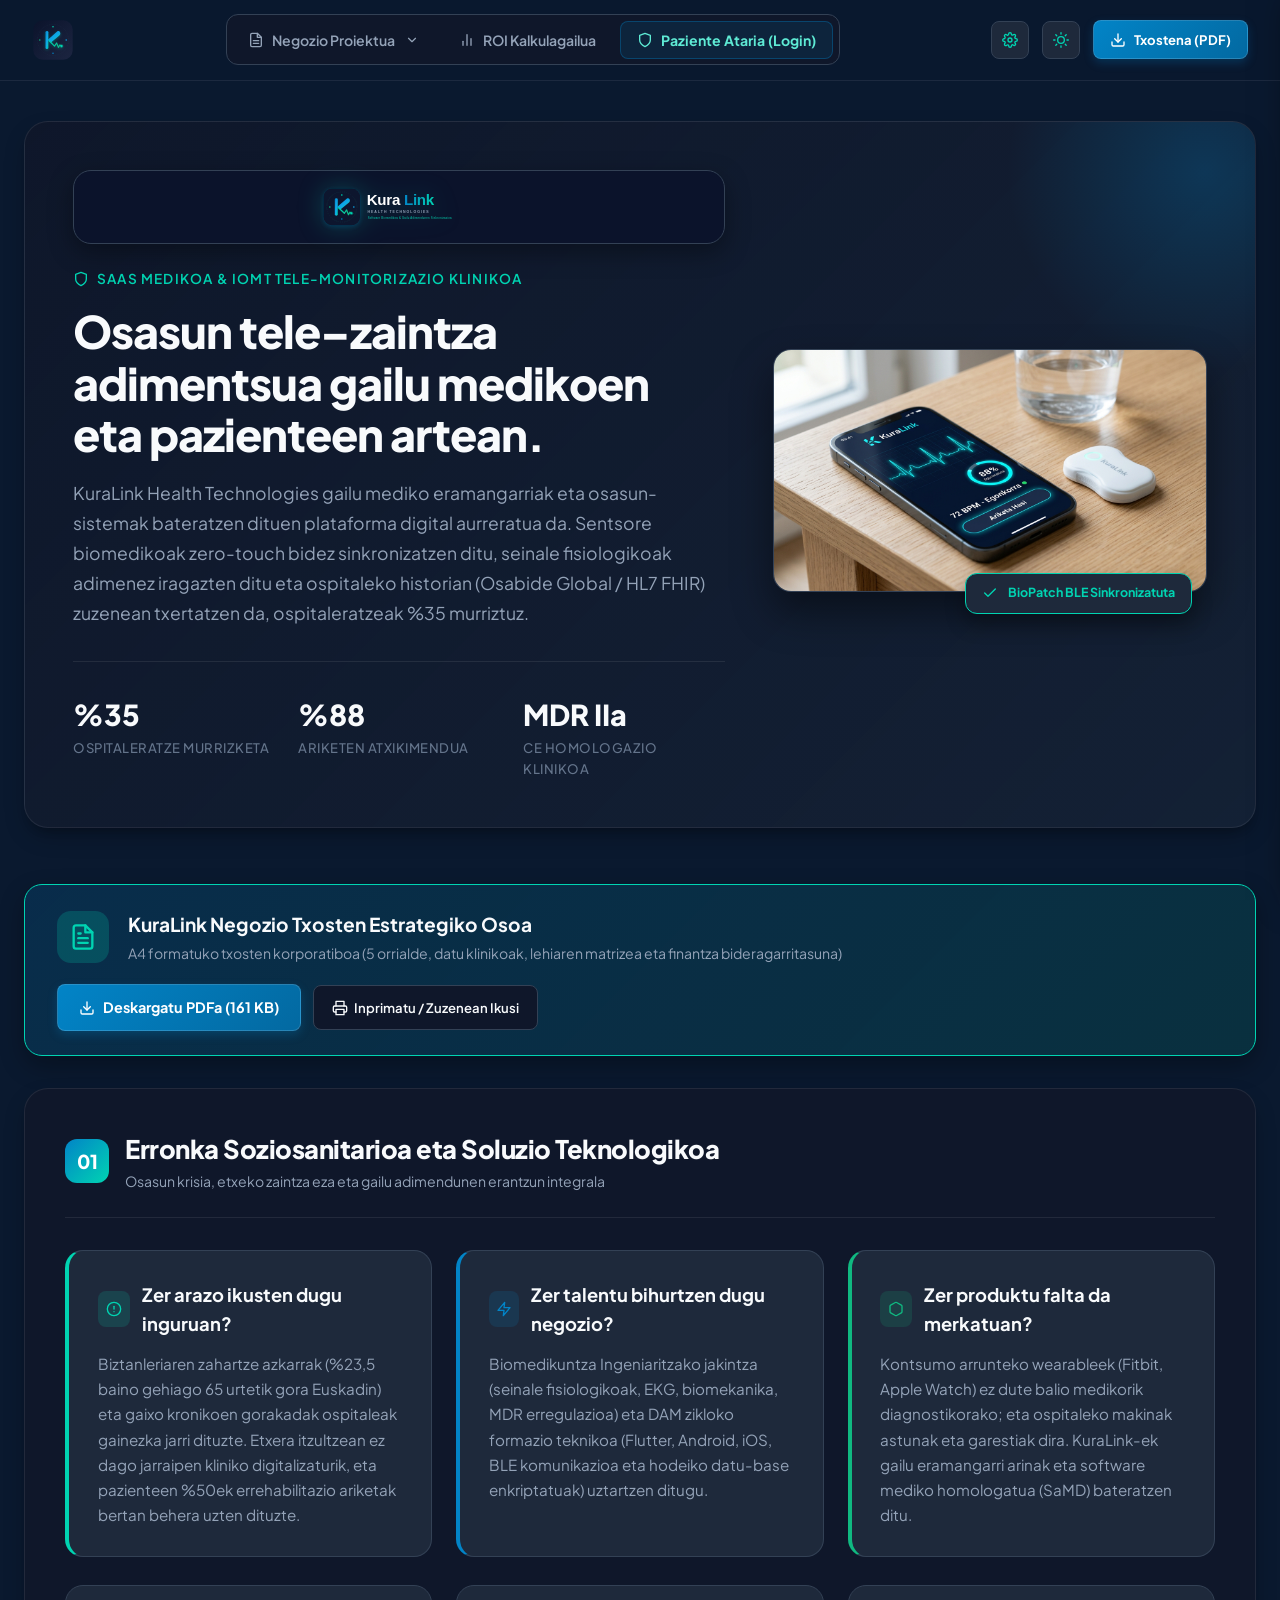
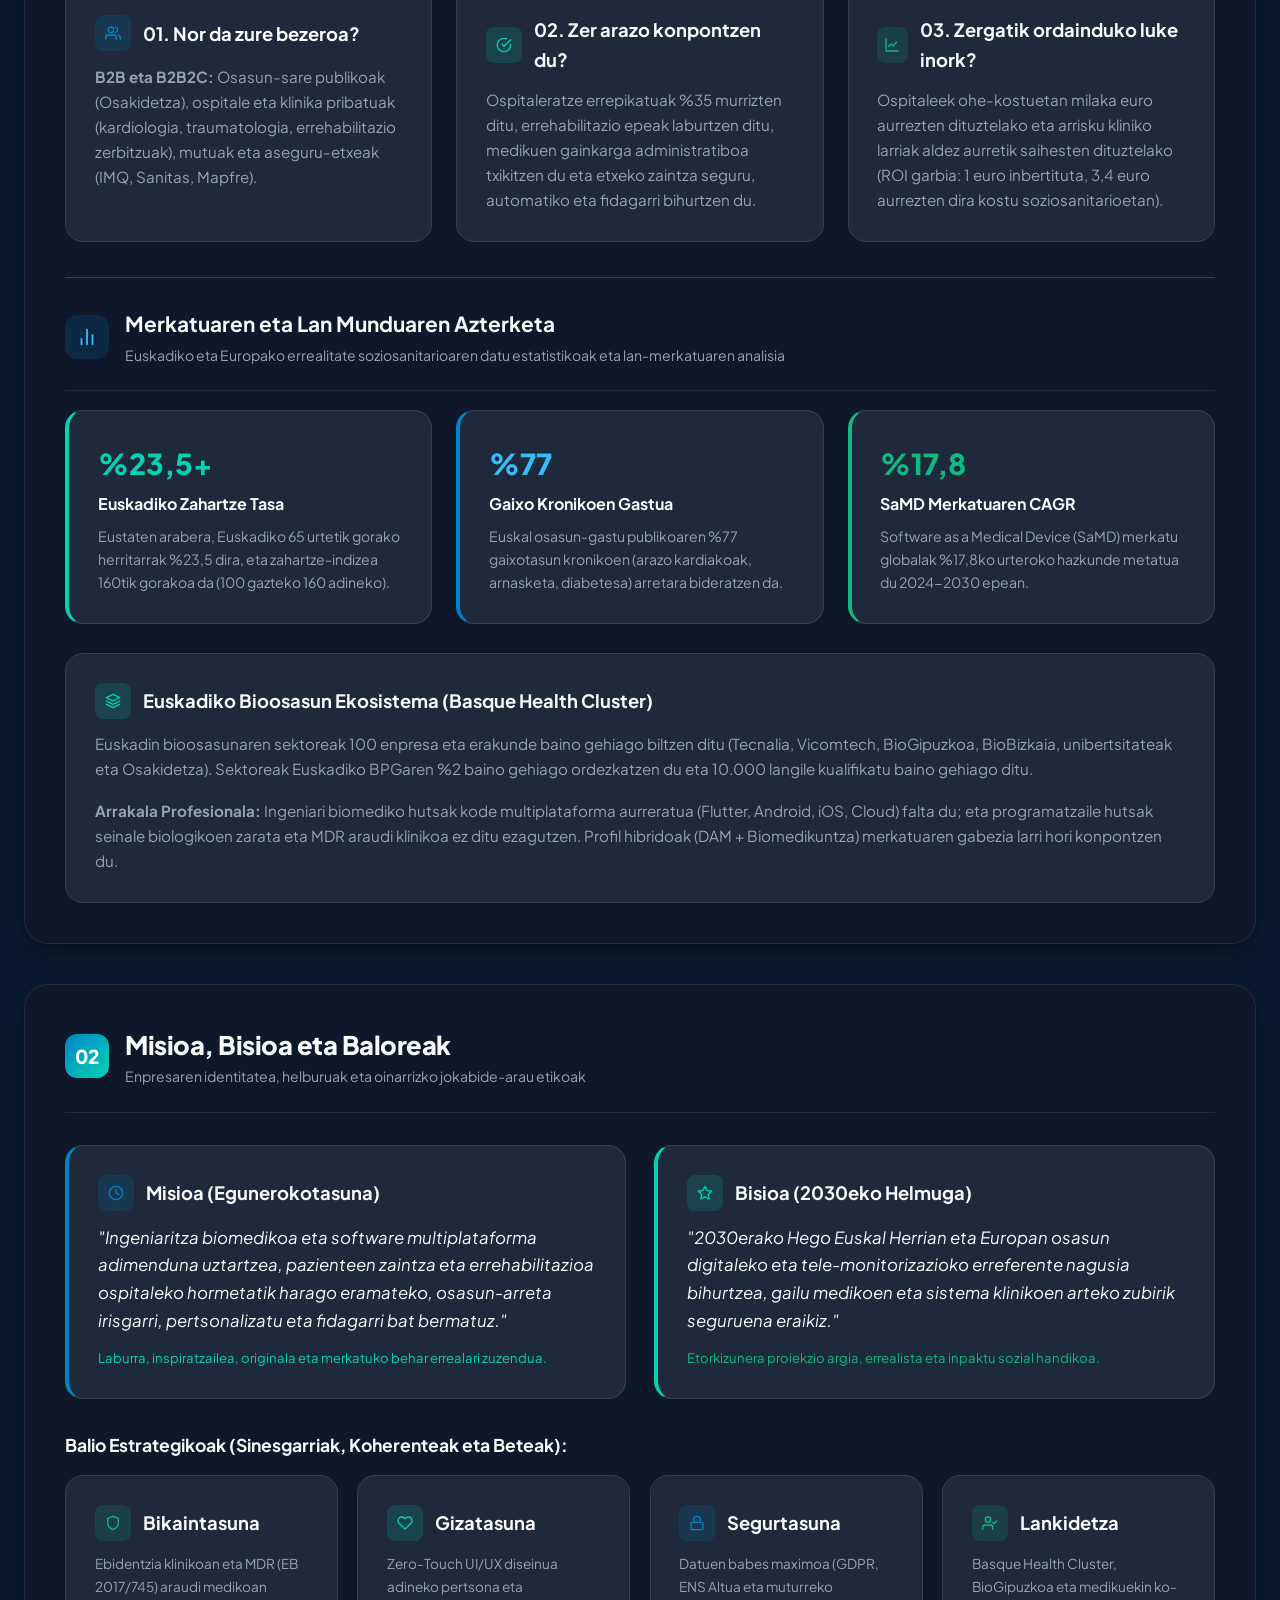
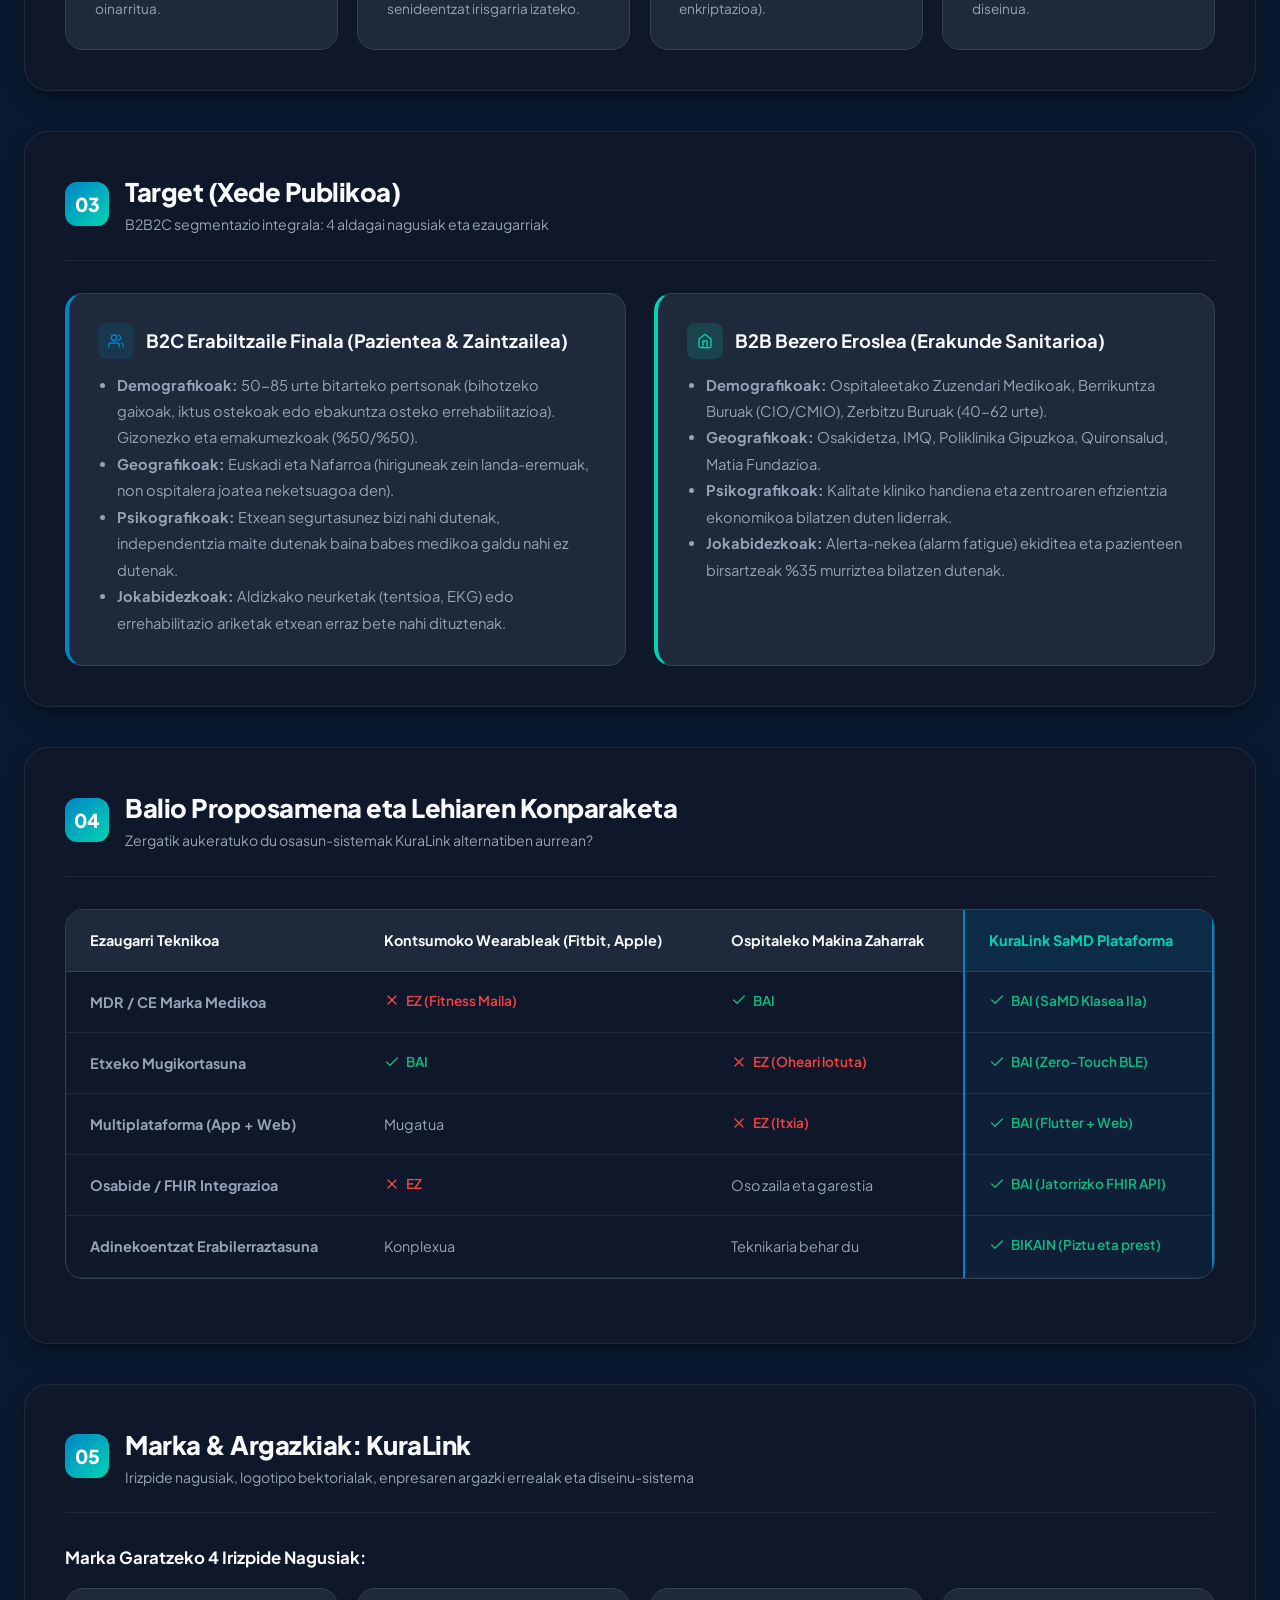
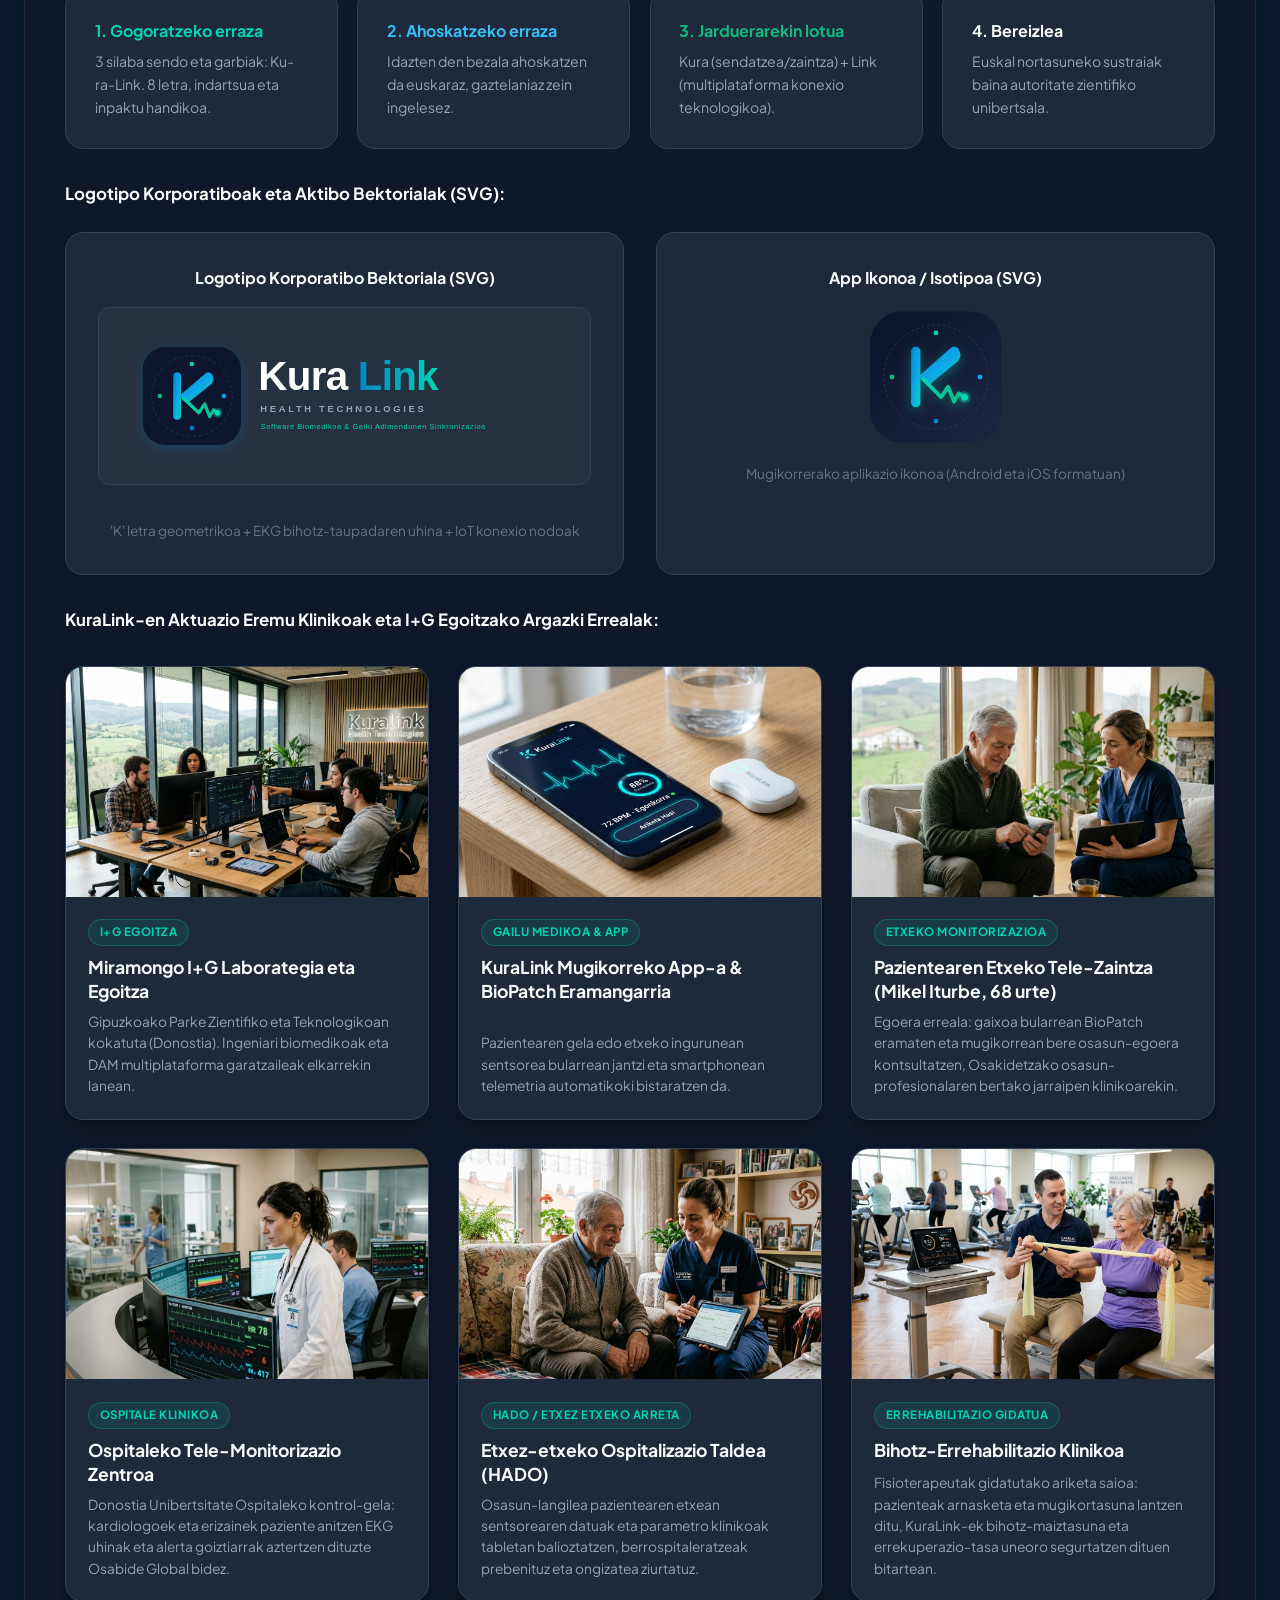
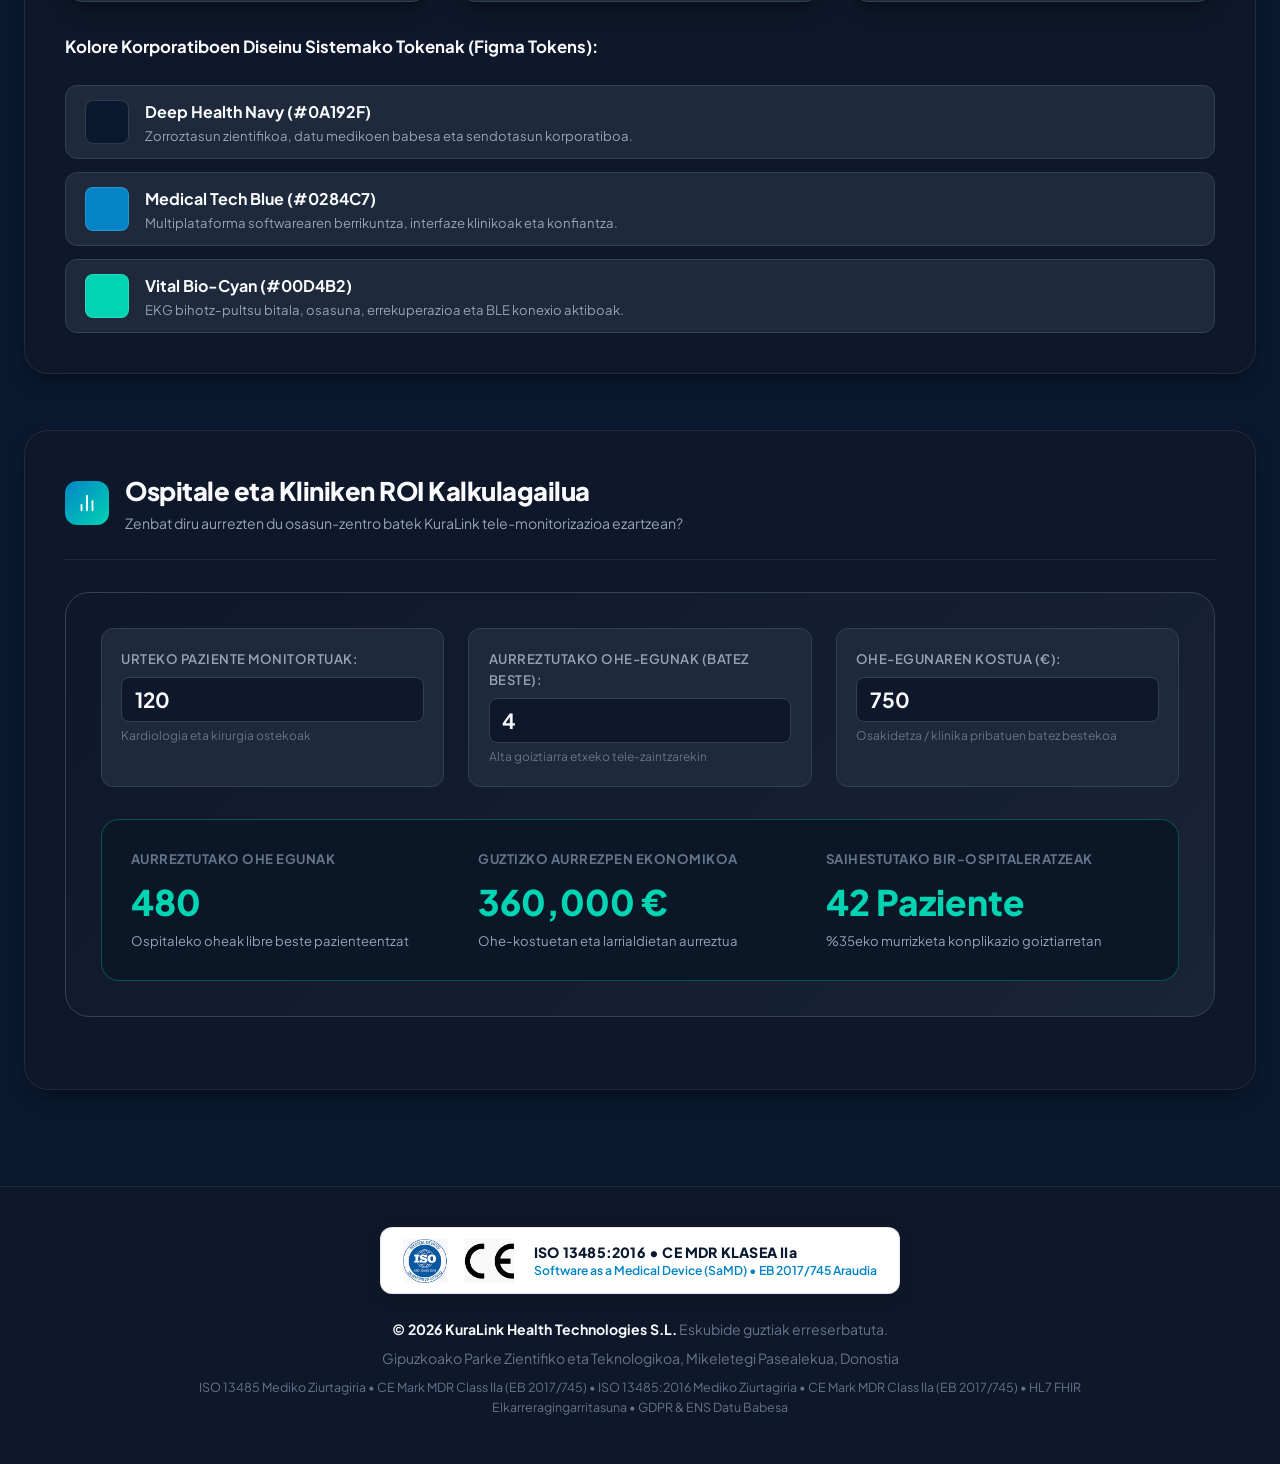
<file: index.html>
<!DOCTYPE html>
<html lang="eu">
<head>
  <meta charset="UTF-8">
  <meta http-equiv="refresh" content="0; url=kuralink_web_app/index.html">
  <meta name="viewport" content="width=device-width, initial-scale=1.0">
  <title>KuraLink Health Technologies — Negozio Ideia &amp; Web App</title>
  <style>
    body {
      background-color: #0A192F;
      color: #F8FAFC;
      font-family: -apple-system, BlinkMacSystemFont, "Segoe UI", Roboto, sans-serif;
      display: flex;
      flex-direction: column;
      align-items: center;
      justify-content: center;
      min-height: 100vh;
      margin: 0;
      text-align: center;
      padding: 1.5rem;
    }
    .card {
      background: #1E293B;
      padding: 2.5rem;
      border-radius: 18px;
      border: 1px solid #334155;
      max-width: 500px;
      box-shadow: 0 10px 30px rgba(0,0,0,0.5);
    }
    h1 {
      font-size: 1.6rem;
      color: #00D4B2;
      margin-bottom: 0.8rem;
    }
    p {
      color: #94A3B8;
      font-size: 0.95rem;
      margin-bottom: 1.5rem;
      line-height: 1.6;
    }
    a {
      display: inline-block;
      background: #0284C7;
      color: white;
      text-decoration: none;
      padding: 0.75rem 1.5rem;
      border-radius: 10px;
      font-weight: 700;
      transition: background 0.2s ease;
    }
    a:hover {
      background: #00D4B2;
      color: #0A192F;
    }
  </style>
</head>
<body>
  <div class="card">
    <h1>KuraLink Health Technologies</h1>
    <p>Web-aplikazio interaktibora birbideratzen ari da automatikoki...</p>
    <a href="kuralink_web_app/index.html">Egin klik hemen zuzenean sartzeko</a>
  </div>
</body>
</html>
</file>
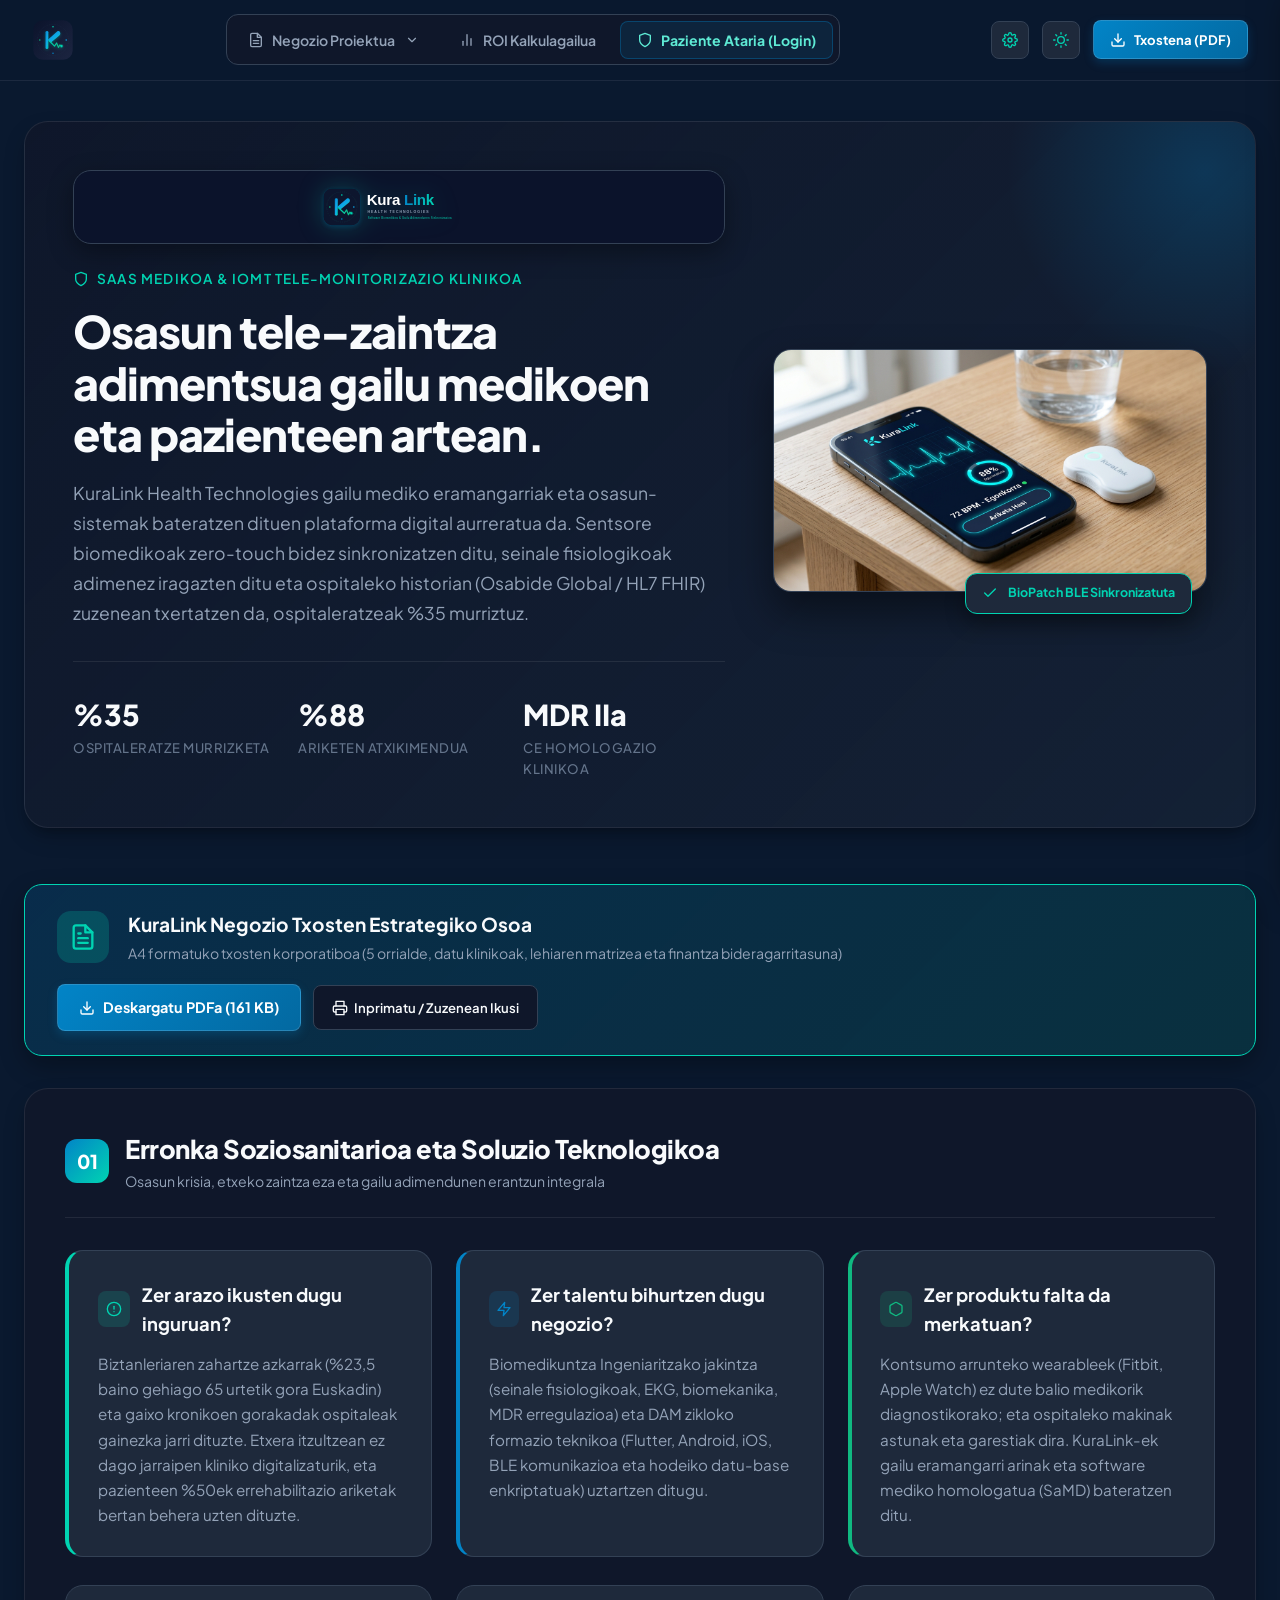
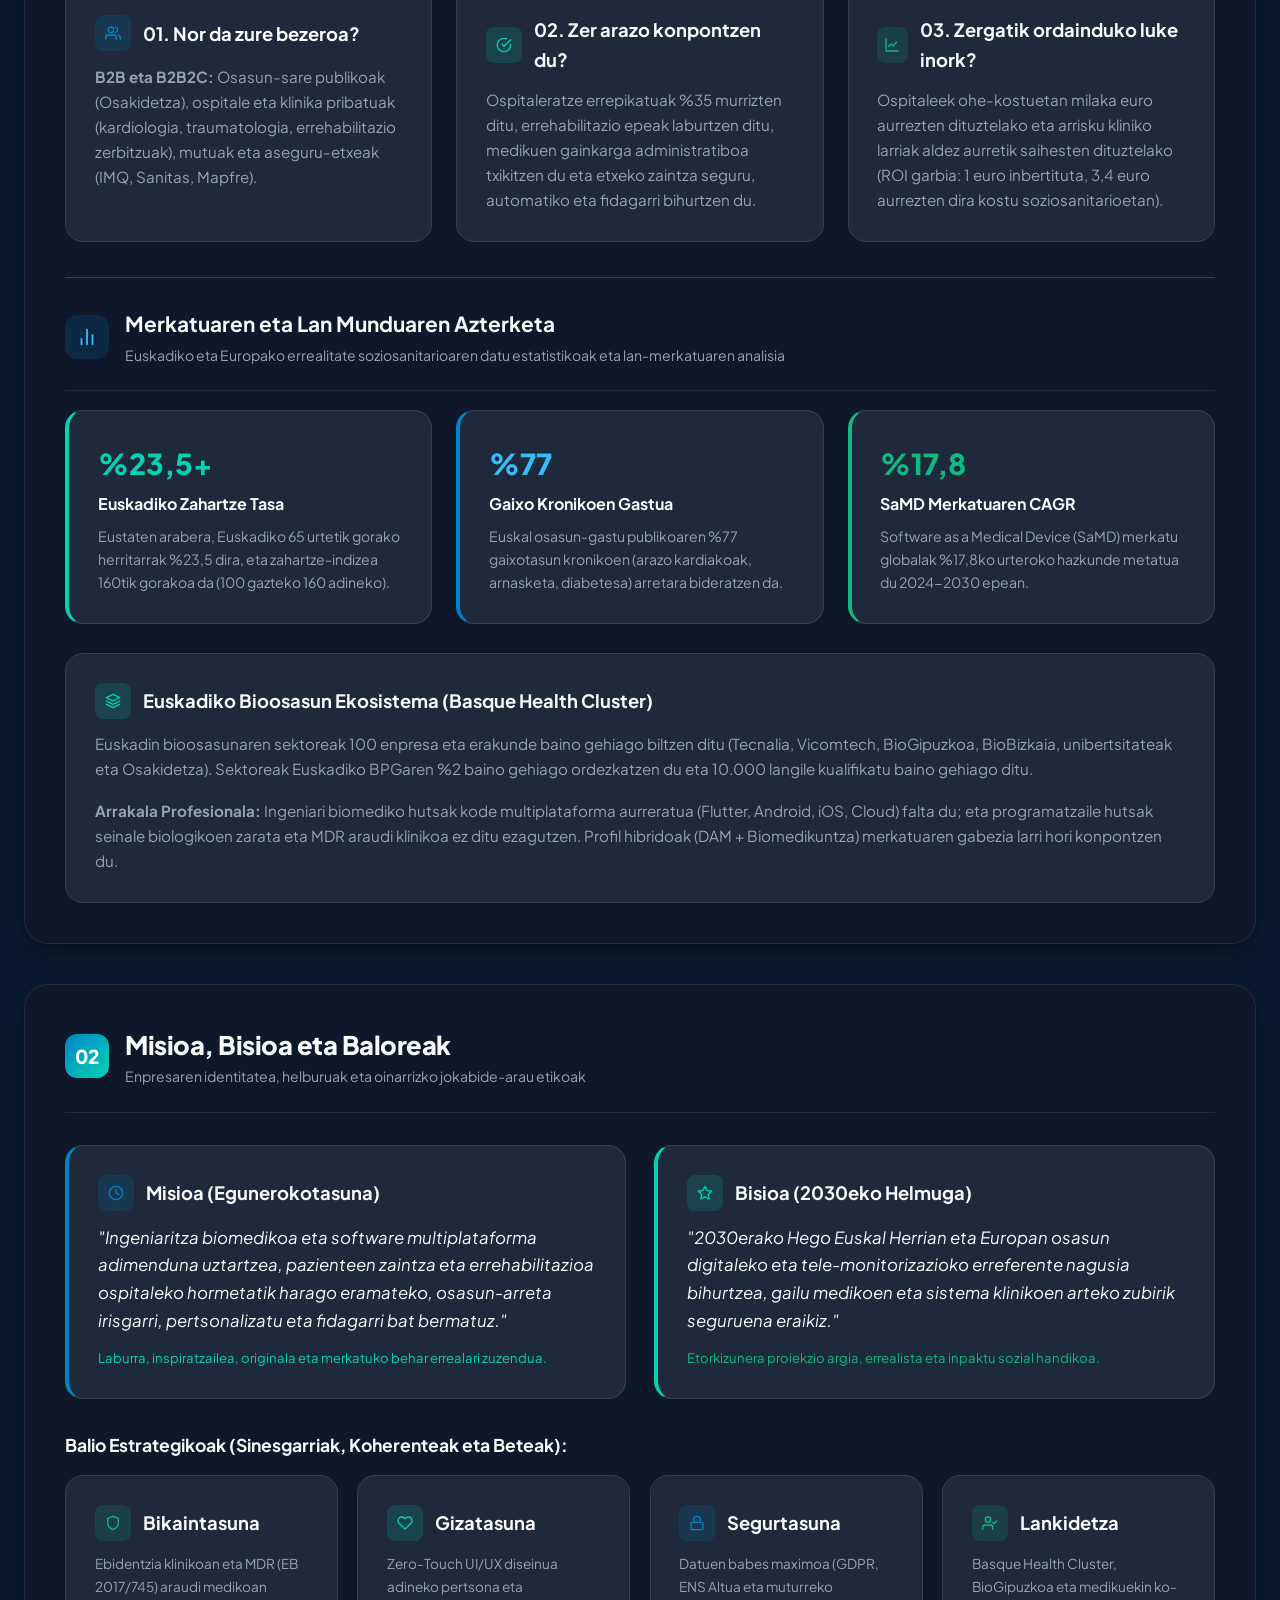
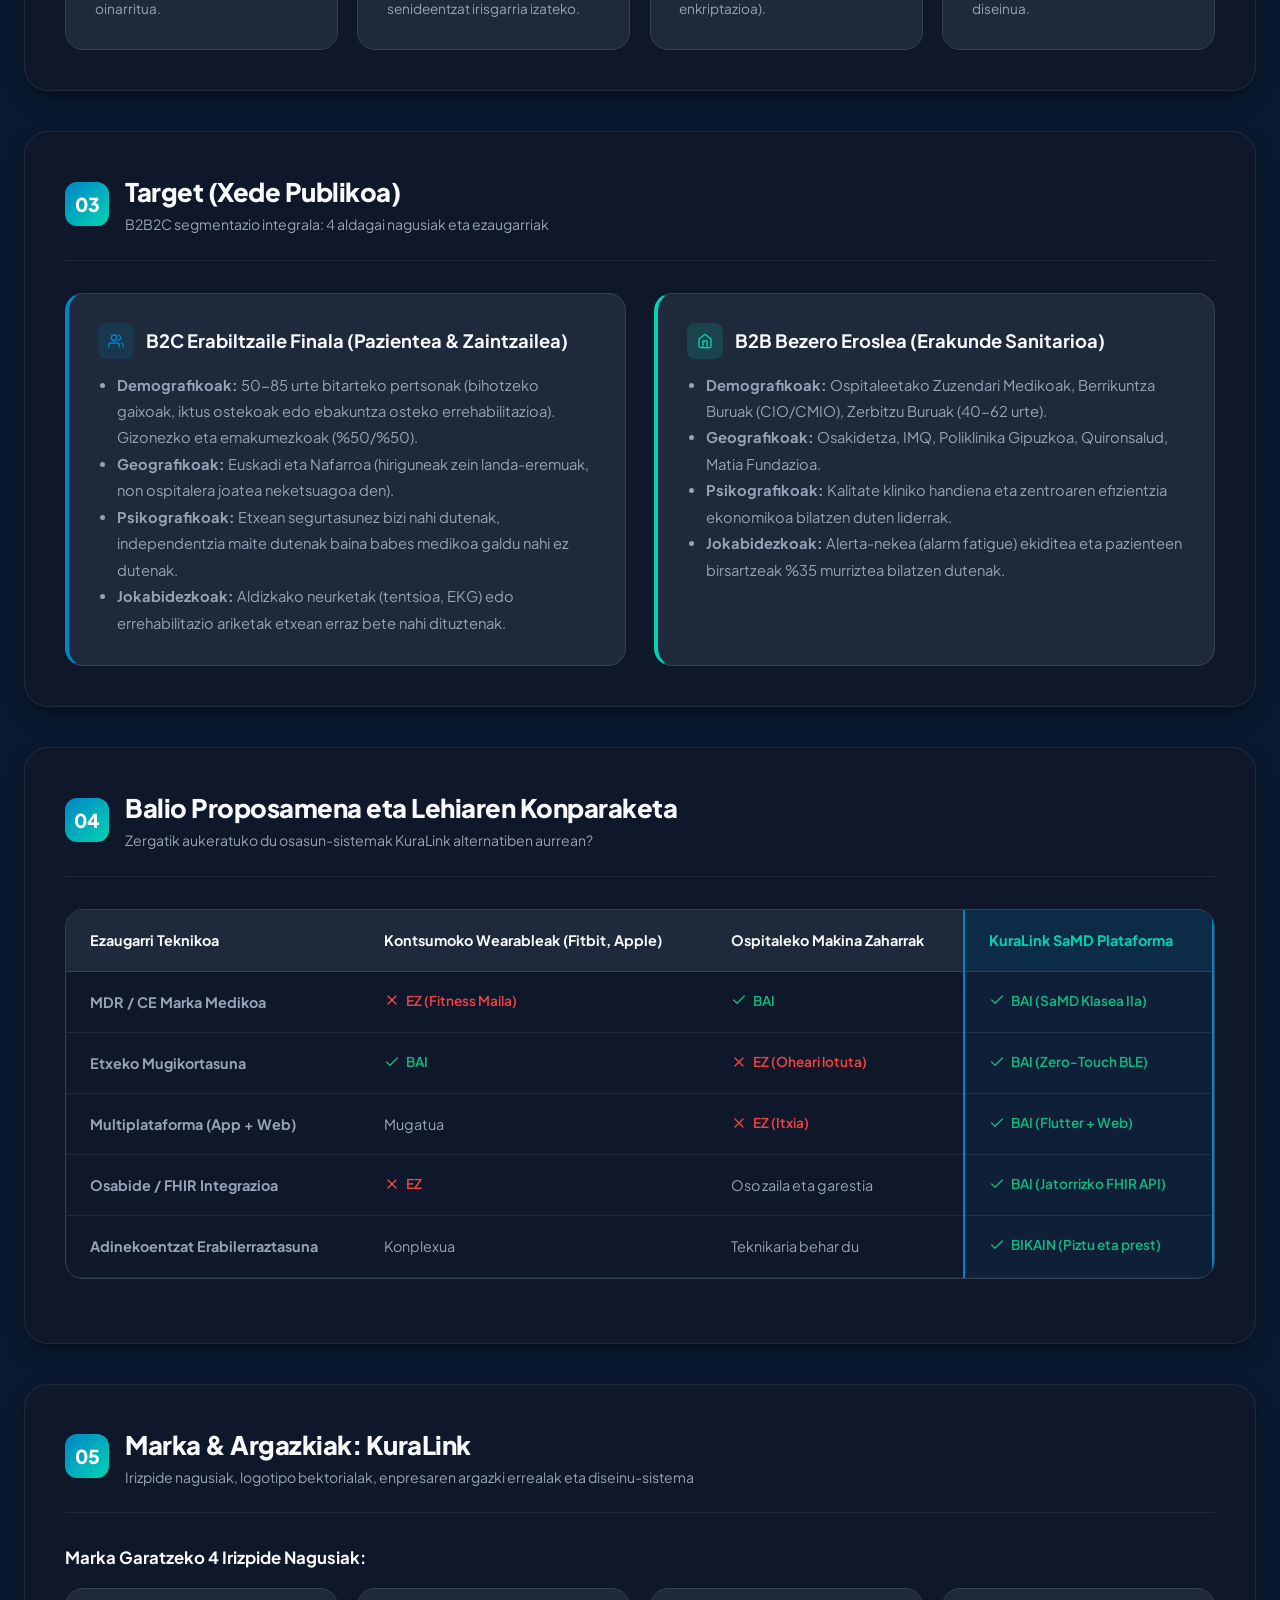
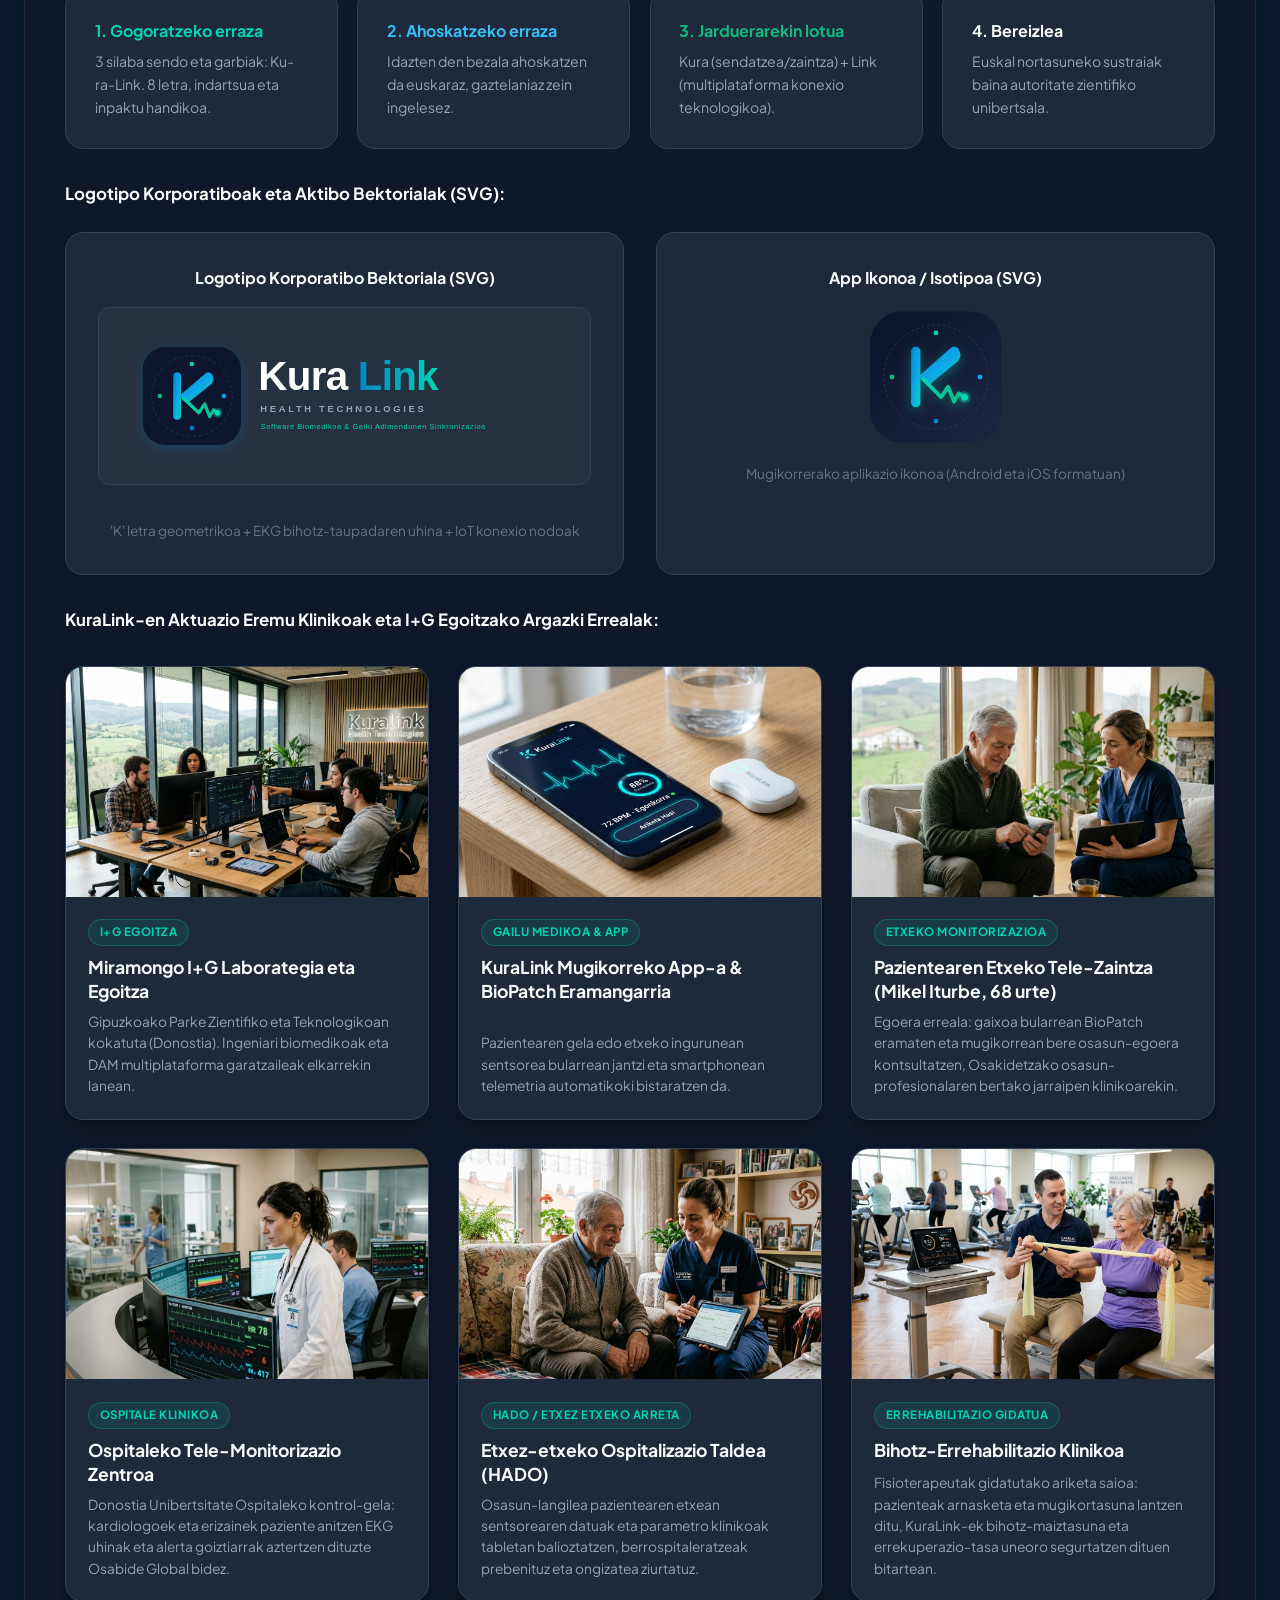
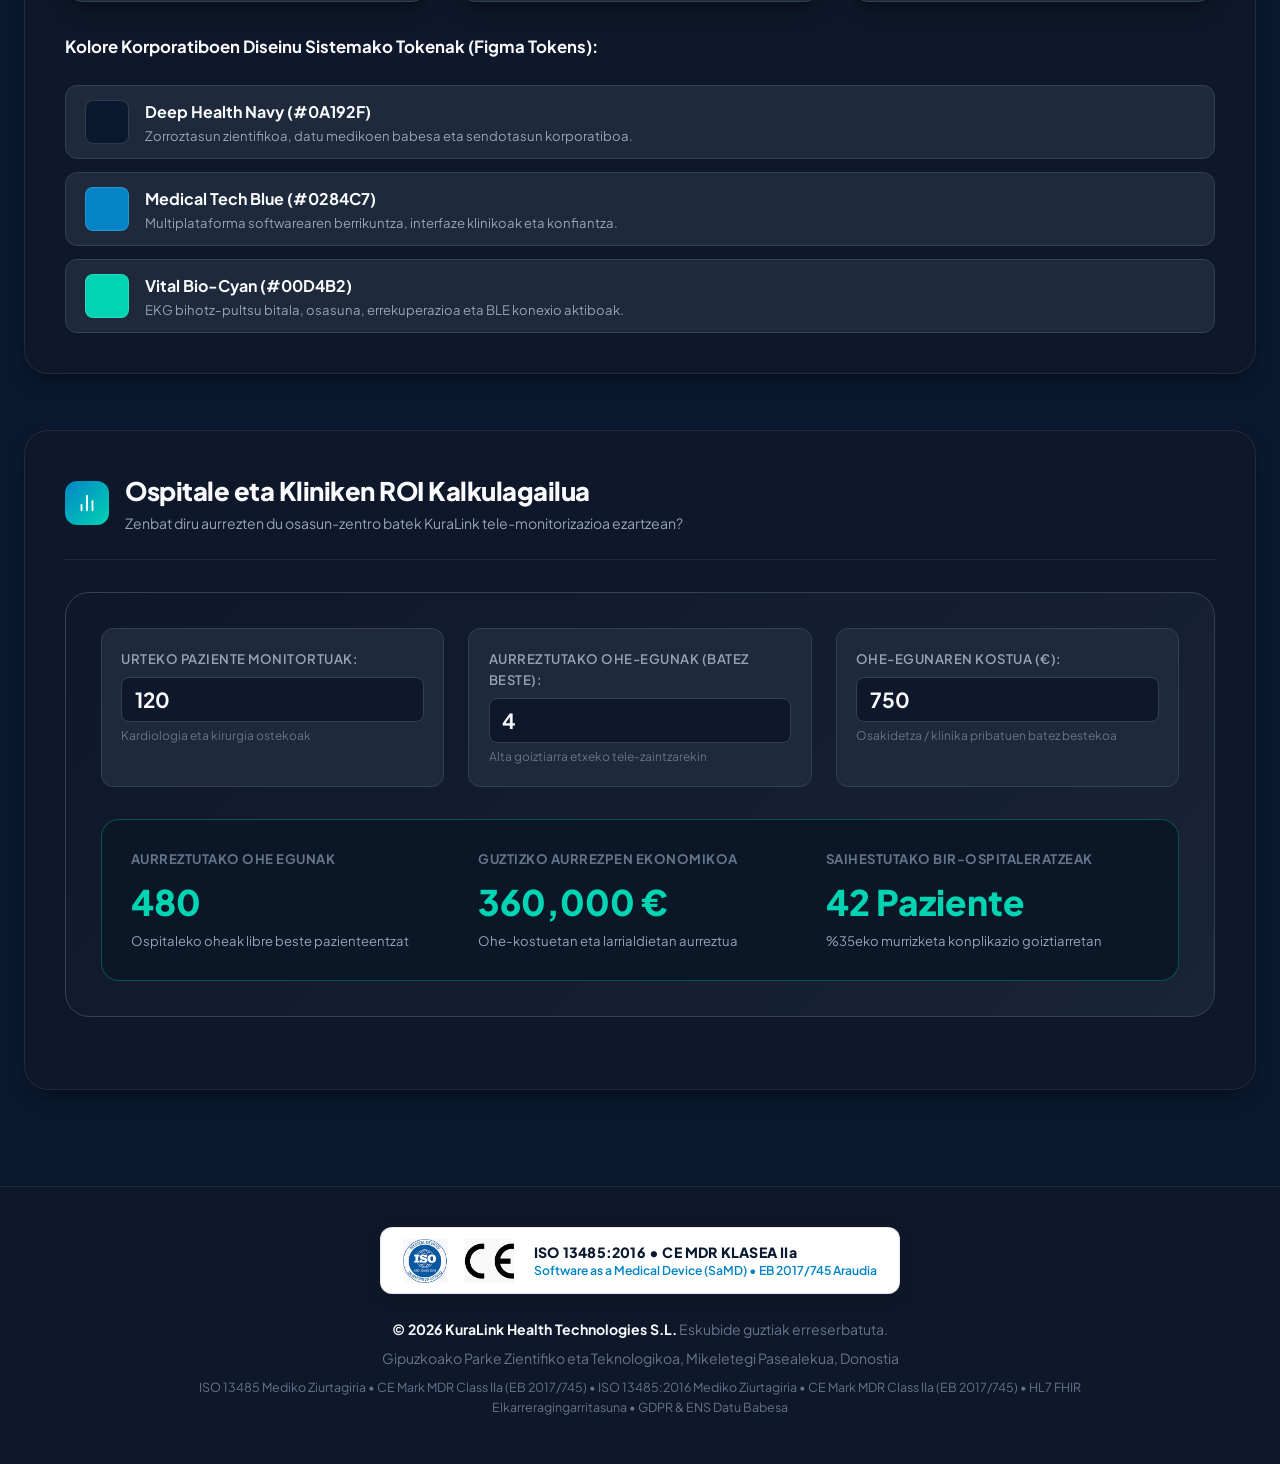
<file: kuralink_web_app/index.html>
<!doctype html>
<html lang="eu">
  <head>
    <meta charset="UTF-8" />
    <meta name="viewport" content="width=device-width, initial-scale=1.0" />
    <title>
      KuraLink Health Technologies — Negozio Ideiaren Garapena &amp; Web App
    </title>
    <link rel="stylesheet" href="style.css" />
    <link rel="preconnect" href="https://fonts.googleapis.com" />
    <link rel="preconnect" href="https://fonts.gstatic.com" crossorigin />
    <link
      href="https://fonts.googleapis.com/css2?family=Plus+Jakarta+Sans:wght@400;500;600;700;800&display=swap"
      rel="stylesheet"
    />
  </head>
  <body>
    <!-- Top Navigation Bar (Figma Design Token Pattern) -->
    <header class="top-nav">
      <div class="brand-wrapper">
        <a
          href="#sec-hero"
          class="brand-icon-link"
          aria-label="KuraLink Hasiera"
        >
          <img
            src="assets/images/kuralink_icon.svg"
            alt="KuraLink"
            class="brand-logo-icon"
          />
        </a>
      </div>

      <!-- Desktop Navigation Links (Hidden on Mobile) -->
      <nav class="nav-links desktop-nav-links">
        <div class="nav-dropdown-wrapper" id="projectDropdownWrapper">
          <button
            class="nav-tab-btn nav-dropdown-btn active"
            id="btnDropdownProject"
            aria-expanded="false"
            aria-haspopup="true"
            aria-label="Negozio Proiektua zabaltzeko menua"
          >
            <svg class="svg-icon sm" viewBox="0 0 24 24">
              <path
                d="M14 2H6a2 2 0 0 0-2 2v16a2 2 0 0 0 2 2h12a2 2 0 0 0 2-2V8z"
              ></path>
              <polyline points="14 2 14 8 20 8"></polyline>
              <line x1="16" y1="13" x2="8" y2="13"></line>
              <line x1="16" y1="17" x2="8" y2="17"></line>
            </svg>
            <span>Negozio Proiektua</span>
            <svg class="svg-icon xs dropdown-chevron" viewBox="0 0 24 24">
              <polyline points="6 9 12 15 18 9"></polyline>
            </svg>
          </button>

          <!-- Dropdown Menu (Negozio Proiektuaren 5 Atalak) -->
          <div
            class="nav-dropdown-menu"
            id="projectDropdownMenu"
            role="menu"
            aria-label="Negozio Proiektuaren Atalak"
          >
            <div class="dropdown-header">
              <span class="dropdown-header-title"
                >Negozio Ideiaren Garapena</span
              >
              <a
                href="#sec-txostena"
                class="dropdown-top-link"
                data-scroll="#sec-txostena"
              >
                Txosten Osoa (PDF) &rarr;
              </a>
            </div>
            <div class="dropdown-items-list">
              <button
                class="dropdown-menu-item"
                data-scroll="#sec-arazoa"
                role="menuitem"
              >
                <span class="dropdown-num-badge">01</span>
                <div class="dropdown-item-text">
                  <strong
                    >Erronka Soziosanitarioa eta Merkatuaren Azterketa</strong
                  >
                  <small
                    >Osasun krisia, merkatuaren datuak eta soluzio
                    integrala</small
                  >
                </div>
              </button>

              <button
                class="dropdown-menu-item"
                data-scroll="#sec-misioa"
                role="menuitem"
              >
                <span class="dropdown-num-badge">02</span>
                <div class="dropdown-item-text">
                  <strong>Misioa, Bisioa eta Baloreak</strong>
                  <small
                    >Nortasun korporatiboa, etika klinikoa eta balioak</small
                  >
                </div>
              </button>

              <button
                class="dropdown-menu-item"
                data-scroll="#sec-target"
                role="menuitem"
              >
                <span class="dropdown-num-badge">03</span>
                <div class="dropdown-item-text">
                  <strong>Target (Xede Publikoa)</strong>
                  <small>B2B2C segmentazio osoa eta arrisku taldeak</small>
                </div>
              </button>

              <button
                class="dropdown-menu-item"
                data-scroll="#sec-balioa"
                role="menuitem"
              >
                <span class="dropdown-num-badge">04</span>
                <div class="dropdown-item-text">
                  <strong>Balio Proposamena eta Lehiaren Konparaketa</strong>
                  <small>MDR IIa, HL7 FHIR eta abantaila lehiakorrak</small>
                </div>
              </button>

              <button
                class="dropdown-menu-item"
                data-scroll="#sec-kap-marka"
                role="menuitem"
              >
                <span class="dropdown-num-badge">05</span>
                <div class="dropdown-item-text">
                  <strong>Marka: KuraLink</strong>
                  <small>Irizpide nagusiak eta identitate korporatiboa</small>
                </div>
              </button>
            </div>
          </div>
        </div>
        <button class="nav-tab-btn" data-scroll="#sec-roi">
          <svg class="svg-icon sm" viewBox="0 0 24 24">
            <line x1="18" y1="20" x2="18" y2="10"></line>
            <line x1="12" y1="20" x2="12" y2="4"></line>
            <line x1="6" y1="20" x2="6" y2="14"></line>
          </svg>
          ROI Kalkulagailua
        </button>
        <button
          class="nav-tab-btn nav-patient-btn"
          id="navBtnPatientPortal"
          data-view="patient"
        >
          <svg class="svg-icon sm" viewBox="0 0 24 24">
            <path d="M12 22s8-4 8-10V5l-8-3-8 3v7c0 6 8 10 8 10z"></path>
          </svg>
          Paziente Ataria (Login)
        </button>
      </nav>

      <div class="nav-actions">
        <!-- Settings Button (Ezarpenak: Hizkuntza, Txostena & Tema) -->
        <button
          id="headerSettingsBtn"
          class="theme-toggle-header-btn settings-header-btn"
          aria-label="Ezarpenak eta Hizkuntza"
          title="Ezarpenak (Hizkuntza, Txostena eta Tema)"
        >
          <svg class="svg-icon sm" viewBox="0 0 24 24" fill="none" stroke="currentColor" stroke-width="2" stroke-linecap="round" stroke-linejoin="round">
            <circle cx="12" cy="12" r="3"></circle>
            <path d="M19.4 15a1.65 1.65 0 0 0 .33 1.82l.06.06a2 2 0 0 1 0 2.83 2 2 0 0 1-2.83 0l-.06-.06a1.65 1.65 0 0 0-1.82-.33 1.65 1.65 0 0 0-1 1.51V21a2 2 0 0 1-2 2 2 2 0 0 1-2-2v-.09A1.65 1.65 0 0 0 9 19.4a1.65 1.65 0 0 0-1.82.33l-.06.06a2 2 0 0 1-2.83 0 2 2 0 0 1 0-2.83l.06-.06a1.65 1.65 0 0 0 .33-1.82 1.65 1.65 0 0 0-1.51-1H3a2 2 0 0 1-2-2 2 2 0 0 1 2-2h.09A1.65 1.65 0 0 0 4.6 9a1.65 1.65 0 0 0-.33-1.82l-.06-.06a2 2 0 0 1 0-2.83 2 2 0 0 1 2.83 0l.06.06a1.65 1.65 0 0 0 1.82.33H9a1.65 1.65 0 0 0 1-1.51V3a2 2 0 0 1 2-2 2 2 0 0 1 2 2v.09a1.65 1.65 0 0 0 1 1.51 1.65 1.65 0 0 0 1.82-.33l.06-.06a2 2 0 0 1 2.83 0 2 2 0 0 1 0 2.83l-.06.06a1.65 1.65 0 0 0-.33 1.82V9a1.65 1.65 0 0 0 1.51 1H21a2 2 0 0 1 2 2 2 2 0 0 1-2 2h-.09a1.65 1.65 0 0 0-1.51 1z"></path>
          </svg>
        </button>

        <!-- Quick Theme Mode Toggle (Sun/Moon) -->
        <button
          id="headerThemeToggleBtn"
          class="theme-toggle-header-btn"
          aria-label="Aldatu Tema"
        >
          <svg class="svg-icon sm theme-icon-sun" viewBox="0 0 24 24">
            <circle cx="12" cy="12" r="5"></circle>
            <line x1="12" y1="1" x2="12" y2="3"></line>
            <line x1="12" y1="21" x2="12" y2="23"></line>
            <line x1="4.22" y1="4.22" x2="5.64" y2="5.64"></line>
            <line x1="18.36" y1="18.36" x2="19.78" y2="19.78"></line>
            <line x1="1" y1="12" x2="3" y2="12"></line>
            <line x1="21" y1="12" x2="23" y2="12"></line>
            <line x1="4.22" y1="19.78" x2="5.64" y2="18.36"></line>
            <line x1="18.36" y1="5.64" x2="19.78" y2="4.22"></line>
          </svg>
        </button>

        <a
          href="assets/docs/KuraLink_Negozio_Txostena.pdf"
          download="KuraLink_Negozio_Txostena.pdf"
          class="btn-download-pdf"
        >
          <svg class="svg-icon sm" viewBox="0 0 24 24">
            <path d="M21 15v4a2 2 0 0 1-2 2H5a2 2 0 0 1-2-2v-4"></path>
            <polyline points="7 10 12 15 17 10"></polyline>
            <line x1="12" y1="15" x2="12" y2="3"></line>
          </svg>
          Txostena (PDF)
        </a>

        <!-- Burger Menu Button (Mobile & Tablet) -->
        <button id="burgerBtn" class="burger-menu-btn" aria-label="Ireki Menua">
          <span class="burger-bar"></span>
          <span class="burger-bar"></span>
          <span class="burger-bar"></span>
        </button>
      </div>
    </header>

    <!-- Burger Off-canvas Drawer Menu (Figma Overlay Pattern) -->
    <div id="drawerOverlay" class="drawer-overlay"></div>
    <aside
      id="burgerDrawer"
      class="burger-drawer"
      aria-label="Nabigazio Tiradera"
    >
      <div class="drawer-header">
        <div class="drawer-logo-badge">
          <img
            src="assets/images/kuralink_logo.svg"
            alt="KuraLink"
            class="drawer-logo"
          />
        </div>
        <button
          id="drawerCloseBtn"
          class="drawer-close-btn"
          aria-label="Itxi Menua"
        >
          <svg class="svg-icon" viewBox="0 0 24 24">
            <line x1="18" y1="6" x2="6" y2="18"></line>
            <line x1="6" y1="6" x2="18" y2="18"></line>
          </svg>
        </button>
      </div>

      <div class="drawer-content">
        <!-- Section: Negozio Plana (Txostena) -->
        <div class="drawer-section-title">Negozio Plana (Txostena)</div>
        <div class="drawer-links-list">
          <button class="drawer-link-item active" data-scroll="#sec-txostena">
            <span class="drawer-num">00</span>
            <div class="drawer-link-text">
              <strong>Negozio Proiektu Osoa</strong>
              <small>Hasiera eta txosten exekutiboa</small>
            </div>
          </button>

          <button class="drawer-link-item" data-scroll="#sec-arazoa">
            <span class="drawer-num">01</span>
            <div class="drawer-link-text">
              <strong>Arazoa &amp; Merkatuaren Azterketa</strong>
              <small>Saturazioa, datu demografikoak eta zaintza</small>
            </div>
          </button>

          <button class="drawer-link-item" data-scroll="#sec-misioa">
            <span class="drawer-num">02</span>
            <div class="drawer-link-text">
              <strong>Misioa, Bisioa eta Baloreak</strong>
              <small>Nortasun korporatiboa eta etika</small>
            </div>
          </button>

          <button class="drawer-link-item" data-scroll="#sec-target">
            <span class="drawer-num">03</span>
            <div class="drawer-link-text">
              <strong>Target (Xede Publikoa)</strong>
              <small>B2B2C segmentazio osoa</small>
            </div>
          </button>

          <button class="drawer-link-item" data-scroll="#sec-balioa">
            <span class="drawer-num">04</span>
            <div class="drawer-link-text">
              <strong>Balio Proposamena &amp; Lehia</strong>
              <small>MDR IIa eta Osabide/FHIR</small>
            </div>
          </button>

          <button class="drawer-link-item" data-scroll="#sec-kap-marka">
            <span class="drawer-num">05</span>
            <div class="drawer-link-text">
              <strong>Marka &amp; Argazkiak: KuraLink</strong>
              <small>4 irizpideak, identitatea eta Miramongo egoitza</small>
            </div>
          </button>
        </div>

        <!-- Section: Tresna Klinikoak & Datuak -->
        <div class="drawer-section-title">Tresna Klinikoak &amp; Datuak</div>
        <div class="drawer-links-list">
          <button class="drawer-link-item" data-scroll="#sec-roi">
            <span class="drawer-icon-box cyan"
              ><svg class="svg-icon sm" viewBox="0 0 24 24">
                <line x1="18" y1="20" x2="18" y2="10"></line>
                <line x1="12" y1="20" x2="12" y2="4"></line>
                <line x1="6" y1="20" x2="6" y2="14"></line></svg
            ></span>
            <div class="drawer-link-text">
              <strong>ROI Kalkulagailua</strong>
              <small>Ospitaleen aurrezpen ekonomikoa</small>
            </div>
          </button>
        </div>

        <!-- Section: Pazientearen Eremu Babestua -->
        <div class="drawer-section-title">Pazientearen Eremu Babestua</div>
        <div class="drawer-links-list">
          <button
            class="drawer-link-item drawer-patient-highlight"
            id="drawerBtnPatientPortal"
            data-view="patient"
          >
            <span class="drawer-icon-box red"
              ><svg class="svg-icon sm" viewBox="0 0 24 24">
                <path
                  d="M12 22s8-4 8-10V5l-8-3-8 3v7c0 6 8 10 8 10z"
                ></path></svg
            ></span>
            <div class="drawer-link-text">
              <strong>Paziente Ataria (Login)</strong>
              <small>Fitxa klinikoa, telemetria eta ariketak</small>
            </div>
          </button>
        </div>

        <!-- Section: Ezarpenak & Konfigurazioa -->
        <div class="drawer-section-title">Ezarpenak &amp; Konfigurazioa</div>
        <div class="drawer-settings-box">
          <!-- Light / Dark Mode Toggle -->
          <div class="drawer-setting-row">
            <div class="setting-label-group">
              <span class="setting-title">Itxura Modua</span>
              <span class="setting-desc" id="themeStatusDesc"
                >Modu Iluna (Gau/Kliniko)</span
              >
            </div>
            <button
              id="drawerThemeToggleBtn"
              class="theme-switch-btn"
              aria-label="Aldatu Tema"
            >
              <svg class="svg-icon sm" viewBox="0 0 24 24">
                <circle cx="12" cy="12" r="5"></circle>
                <line x1="12" y1="1" x2="12" y2="3"></line>
                <line x1="12" y1="21" x2="12" y2="23"></line>
                <line x1="4.22" y1="4.22" x2="5.64" y2="5.64"></line>
                <line x1="18.36" y1="18.36" x2="19.78" y2="19.78"></line>
                <line x1="1" y1="12" x2="3" y2="12"></line>
                <line x1="21" y1="12" x2="23" y2="12"></line>
                <line x1="4.22" y1="19.78" x2="5.64" y2="18.36"></line>
                <line x1="18.36" y1="5.64" x2="19.78" y2="4.22"></line>
              </svg>
              <span id="themeBtnText">Argia</span>
            </button>
          </div>

          <!-- Language Selector -->
          <div class="drawer-setting-row">
            <div class="setting-label-group">
              <span class="setting-title">Hizkuntza</span>
              <span class="setting-desc">Interfazearen lengoaia</span>
            </div>
            <div class="lang-pill-selector">
              <button class="lang-pill active" data-lang="eu">EU</button>
              <button class="lang-pill" data-lang="es">ES</button>
              <button class="lang-pill" data-lang="en">EN</button>
            </div>
          </div>
        </div>

        <!-- Bottom Drawer CTA -->
        <div class="drawer-footer-cta">
          <a
            href="assets/docs/KuraLink_Negozio_Txostena.pdf"
            download="KuraLink_Negozio_Txostena.pdf"
            class="btn-download-pdf full-width"
          >
            <svg class="svg-icon sm" viewBox="0 0 24 24">
              <path d="M21 15v4a2 2 0 0 1-2 2H5a2 2 0 0 1-2-2v-4"></path>
              <polyline points="7 10 12 15 17 10"></polyline>
              <line x1="12" y1="15" x2="12" y2="3"></line>
            </svg>
            Deskargatu Txostena (PDF)
          </a>
        </div>
      </div>
    </aside>

    <!-- Mobile Bottom Navigation Bar (Figma Native App Pattern) -->
    <nav class="mobile-bottom-nav" aria-label="Mugikorreko Nabigazioa">
      <button class="mobile-nav-btn active" data-scroll="#sec-txostena">
        <svg class="svg-icon" viewBox="0 0 24 24">
          <path
            d="M14 2H6a2 2 0 0 0-2 2v16a2 2 0 0 0 2 2h12a2 2 0 0 0 2-2V8z"
          ></path>
          <polyline points="14 2 14 8 20 8"></polyline>
          <line x1="16" y1="13" x2="8" y2="13"></line>
          <line x1="16" y1="17" x2="8" y2="17"></line>
        </svg>
        <span>Proiektua</span>
        <span class="nav-active-dot"></span>
      </button>
      <button
        class="mobile-nav-btn mobile-patient-btn"
        id="mobileBtnPatientPortal"
        data-view="patient"
      >
        <svg class="svg-icon" viewBox="0 0 24 24">
          <path d="M22 12h-4l-3 9L9 3l-3 9H2"></path>
        </svg>
        <span>Pazientea</span>
        <span class="nav-active-dot"></span>
      </button>
      <button class="mobile-nav-btn" data-scroll="#sec-roi">
        <svg class="svg-icon" viewBox="0 0 24 24">
          <line x1="18" y1="20" x2="18" y2="10"></line>
          <line x1="12" y1="20" x2="12" y2="4"></line>
          <line x1="6" y1="20" x2="6" y2="14"></line>
        </svg>
        <span>ROI</span>
        <span class="nav-active-dot"></span>
      </button>
    </nav>

    <!-- Main Container -->
    <main class="main-layout">
      <!-- Hero Section with PROMINENT PRINCIPAL LOGO -->
      <div id="landingView" class="landing-view">
        <!-- Hero Section with PROMINENT PRINCIPAL LOGO -->
        <section id="sec-hero" class="hero-section">
          <div class="hero-content">
            <!-- HERO PROMINENT LOGO EMBLEM -->
            <div class="hero-brand-emblem">
              <img
                src="assets/images/kuralink_logo.svg"
                alt="KuraLink Health Technologies"
                class="hero-main-logo"
              />
            </div>

            <div class="hero-tagline">
              <svg class="svg-icon sm" viewBox="0 0 24 24">
                <path d="M12 22s8-4 8-10V5l-8-3-8 3v7c0 6 8 10 8 10z"></path>
              </svg>
              SAAS MEDIKOA &amp; IOMT TELE-MONITORIZAZIO KLINIKOA
            </div>
            <h1 class="hero-title">
              Osasun tele-zaintza
              <span class="gradient-text">adimentsua</span> gailu medikoen eta
              pazienteen artean.
            </h1>
            <p class="hero-desc">
              KuraLink Health Technologies gailu mediko eramangarriak eta
              osasun-sistemak bateratzen dituen plataforma digital aurreratua
              da. Sentsore biomedikoak zero-touch bidez sinkronizatzen ditu,
              seinale fisiologikoak adimenez iragazten ditu eta ospitaleko
              historian (Osabide Global / HL7 FHIR) zuzenean txertatzen da,
              ospitaleratzeak %35 murriztuz.
            </p>

            <div class="hero-metrics-row">
              <div class="hero-metric-item">
                <h3>%35</h3>
                <p>Ospitaleratze Murrizketa</p>
              </div>
              <div class="hero-metric-item">
                <h3>%88</h3>
                <p>Ariketen Atxikimendua</p>
              </div>
              <div class="hero-metric-item">
                <h3>MDR IIa</h3>
                <p>CE Homologazio Klinikoa</p>
              </div>
            </div>
          </div>

          <div class="hero-visual">
            <img
              src="assets/images/kuralink_app_mockup.jpg"
              alt="KuraLink Aplikazioa Smartphonean eta BioPatch sentsorea"
              class="hero-product-img"
            />
            <div class="hero-floating-badge">
              <svg
                class="svg-icon sm"
                viewBox="0 0 24 24"
                style="color: var(--accent-cyan)"
              >
                <polyline points="20 6 9 17 4 12"></polyline>
              </svg>
              <p>BioPatch BLE Sinkronizatuta</p>
            </div>
          </div>
        </section>

        <!-- ====================================================================
         TAB 1: TXOSTEN NAGUSIA (PDF-ko 5 ATALAK)
         ==================================================================== -->
        <section id="sec-txostena" class="landing-section">
          <!-- Executive PDF Download Card -->
          <div class="exec-pdf-banner">
            <div style="display: flex; align-items: center; gap: 1.2rem">
              <div class="exec-pdf-icon-box">
                <svg class="svg-icon lg" viewBox="0 0 24 24">
                  <path
                    d="M14 2H6a2 2 0 0 0-2 2v16a2 2 0 0 0 2 2h12a2 2 0 0 0 2-2V8z"
                  ></path>
                  <polyline points="14 2 14 8 20 8"></polyline>
                  <line x1="16" y1="13" x2="8" y2="13"></line>
                  <line x1="16" y1="17" x2="8" y2="17"></line>
                  <polyline points="10 9 9 9 8 9"></polyline>
                </svg>
              </div>
              <div>
                <h3
                  style="
                    font-size: 1.2rem;
                    color: var(--text-primary);
                    margin-bottom: 3px;
                  "
                >
                  KuraLink Negozio Txosten Estrategiko Osoa
                </h3>
                <p style="font-size: 0.88rem; color: var(--text-secondary)">
                  A4 formatuko txosten korporatiboa (5 orrialde, datu klinikoak,
                  lehiaren matrizea eta finantza bideragarritasuna)
                </p>
              </div>
            </div>
            <div style="display: flex; gap: 0.8rem; align-items: center">
              <a
                href="assets/docs/KuraLink_Negozio_Txostena.pdf"
                download="KuraLink_Negozio_Txostena.pdf"
                class="btn-download-pdf"
                style="font-size: 0.9rem; padding: 0.7rem 1.3rem"
              >
                <svg class="svg-icon sm" viewBox="0 0 24 24">
                  <path d="M21 15v4a2 2 0 0 1-2 2H5a2 2 0 0 1-2-2v-4"></path>
                  <polyline points="7 10 12 15 17 10"></polyline>
                  <line x1="12" y1="15" x2="12" y2="3"></line>
                </svg>
                Deskargatu PDFa (161 KB)
              </a>
              <a
                href="txostena_inprimatzeko.html"
                target="_blank"
                class="btn-ctrl"
                style="text-decoration: none; padding: 0.7rem 1.1rem"
              >
                <svg class="svg-icon sm" viewBox="0 0 24 24">
                  <polyline points="6 9 6 2 18 2 18 9"></polyline>
                  <path
                    d="M6 18H4a2 2 0 0 1-2-2v-5a2 2 0 0 1 2-2h16a2 2 0 0 1 2 2v5a2 2 0 0 1-2 2h-2"
                  ></path>
                  <rect x="6" y="14" width="12" height="8"></rect>
                </svg>
                Inprimatu / Zuzenean Ikusi
              </a>
            </div>
          </div>

          <!-- 01: ARAZOA ETA IRTENBIDEA -->
          <section id="sec-arazoa" class="section-card">
            <div class="section-head">
              <div class="section-head-left">
                <div class="section-number-badge">01</div>
                <div>
                  <h2>Erronka Soziosanitarioa eta Soluzio Teknologikoa</h2>
                  <p>
                    Osasun krisia, etxeko zaintza eza eta gailu adimendunen
                    erantzun integrala
                  </p>
                </div>
              </div>
            </div>

            <div class="grid-3" style="margin-bottom: 1.8rem">
              <div class="info-card accent-border">
                <div class="card-icon-title">
                  <div class="icon-box cyan">
                    <svg class="svg-icon sm" viewBox="0 0 24 24">
                      <circle cx="12" cy="12" r="10"></circle>
                      <line x1="12" y1="8" x2="12" y2="12"></line>
                      <line x1="12" y1="16" x2="12.01" y2="16"></line>
                    </svg>
                  </div>
                  <h3>Zer arazo ikusten dugu inguruan?</h3>
                </div>
                <p>
                  Biztanleriaren zahartze azkarrak (%23,5 baino gehiago 65
                  urtetik gora Euskadin) eta gaixo kronikoen gorakadak
                  ospitaleak gainezka jarri dituzte. Etxera itzultzean ez dago
                  jarraipen kliniko digitalizaturik, eta pazienteen %50ek
                  errehabilitazio ariketak bertan behera uzten dituzte.
                </p>
              </div>

              <div class="info-card blue-border">
                <div class="card-icon-title">
                  <div class="icon-box">
                    <svg class="svg-icon sm" viewBox="0 0 24 24">
                      <polygon
                        points="13 2 3 14 12 14 11 22 21 10 12 10 13 2"
                      ></polygon>
                    </svg>
                  </div>
                  <h3>Zer talentu bihurtzen dugu negozio?</h3>
                </div>
                <p>
                  Biomedikuntza Ingeniaritzako jakintza (seinale fisiologikoak,
                  EKG, biomekanika, MDR erregulazioa) eta DAM zikloko formazio
                  teknikoa (Flutter, Android, iOS, BLE komunikazioa eta hodeiko
                  datu-base enkriptatuak) uztartzen ditugu.
                </p>
              </div>

              <div class="info-card green-border">
                <div class="card-icon-title">
                  <div class="icon-box green">
                    <svg class="svg-icon sm" viewBox="0 0 24 24">
                      <path
                        d="M21 16V8a2 2 0 0 0-1-1.73l-7-4a2 2 0 0 0-2 0l-7 4A2 2 0 0 0 3 8v8a2 2 0 0 0 1 1.73l7 4a2 2 0 0 0 2 0l7-4A2 2 0 0 0 21 16z"
                      ></path>
                    </svg>
                  </div>
                  <h3>Zer produktu falta da merkatuan?</h3>
                </div>
                <p>
                  Kontsumo arrunteko wearableek (Fitbit, Apple Watch) ez dute
                  balio medikorik diagnostikorako; eta ospitaleko makinak
                  astunak eta garestiak dira. KuraLink-ek gailu eramangarri
                  arinak eta software mediko homologatua (SaMD) bateratzen ditu.
                </p>
              </div>
            </div>

            <div class="grid-3">
              <div class="info-card">
                <div class="card-icon-title">
                  <div class="icon-box">
                    <svg class="svg-icon sm" viewBox="0 0 24 24">
                      <path
                        d="M17 21v-2a4 4 0 0 0-4-4H5a4 4 0 0 0-4 4v2"
                      ></path>
                      <circle cx="9" cy="7" r="4"></circle>
                      <path d="M23 21v-2a4 4 0 0 0-3-3.87"></path>
                      <path d="M16 3.13a4 4 0 0 1 0 7.75"></path>
                    </svg>
                  </div>
                  <h3>01. Nor da zure bezeroa?</h3>
                </div>
                <p>
                  <strong>B2B eta B2B2C:</strong> Osasun-sare publikoak
                  (Osakidetza), ospitale eta klinika pribatuak (kardiologia,
                  traumatologia, errehabilitazio zerbitzuak), mutuak eta
                  aseguru-etxeak (IMQ, Sanitas, Mapfre).
                </p>
              </div>

              <div class="info-card">
                <div class="card-icon-title">
                  <div class="icon-box cyan">
                    <svg class="svg-icon sm" viewBox="0 0 24 24">
                      <path d="M22 11.08V12a10 10 0 1 1-5.93-9.14"></path>
                      <polyline points="22 4 12 14.01 9 11.01"></polyline>
                    </svg>
                  </div>
                  <h3>02. Zer arazo konpontzen du?</h3>
                </div>
                <p>
                  Ospitaleratze errepikatuak %35 murrizten ditu, errehabilitazio
                  epeak laburtzen ditu, medikuen gainkarga administratiboa
                  txikitzen du eta etxeko zaintza seguru, automatiko eta
                  fidagarri bihurtzen du.
                </p>
              </div>

              <div class="info-card">
                <div class="card-icon-title">
                  <div class="icon-box green">
                    <svg class="svg-icon sm" viewBox="0 0 24 24">
                      <path d="M3 3v18h18"></path>
                      <path d="M18.7 8l-5.1 5.2-2.8-2.7L7 14.3"></path>
                    </svg>
                  </div>
                  <h3>03. Zergatik ordainduko luke inork?</h3>
                </div>
                <p>
                  Ospitaleek ohe-kostuetan milaka euro aurrezten dituztelako eta
                  arrisku kliniko larriak aldez aurretik saihesten dituztelako
                  (ROI garbia: 1 euro inbertituta, 3,4 euro aurrezten dira kostu
                  soziosanitarioetan).
                </p>
              </div>
            </div>

            <!-- Merkatuaren eta Lan Munduaren Azterketa (Gehitua 01 atalean) -->
            <span
              id="sec-merkatua"
              style="
                display: block;
                position: relative;
                top: -110px;
                visibility: hidden;
              "
            ></span>
            <div
              style="
                margin-top: 2.2rem;
                padding-top: 1.8rem;
                border-top: 1px solid var(--surface-border);
              "
            >
              <div class="section-head" style="margin-bottom: 1.2rem">
                <div class="section-head-left">
                  <div
                    class="section-number-badge"
                    style="
                      background: rgba(2, 132, 199, 0.15);
                      border-color: var(--tech-blue-light);
                      color: var(--tech-blue-light);
                    "
                  >
                    <svg class="svg-icon md" viewBox="0 0 24 24">
                      <line x1="18" y1="20" x2="18" y2="10"></line>
                      <line x1="12" y1="20" x2="12" y2="4"></line>
                      <line x1="6" y1="20" x2="6" y2="14"></line>
                    </svg>
                  </div>
                  <div>
                    <h3
                      style="
                        font-size: 1.3rem;
                        font-weight: 700;
                        color: var(--text-primary);
                        margin-bottom: 0.2rem;
                      "
                    >
                      Merkatuaren eta Lan Munduaren Azterketa
                    </h3>
                    <p style="font-size: 0.88rem; color: var(--text-secondary)">
                      Euskadiko eta Europako errealitate soziosanitarioaren datu
                      estatistikoak eta lan-merkatuaren analisia
                    </p>
                  </div>
                </div>
              </div>

              <div class="grid-3" style="margin-bottom: 1.8rem">
                <div class="info-card accent-border">
                  <h4
                    style="
                      color: var(--accent-cyan);
                      font-size: 1.8rem;
                      font-weight: 800;
                      margin-bottom: 0.3rem;
                    "
                  >
                    %23,5+
                  </h4>
                  <h5
                    style="
                      color: var(--text-primary);
                      font-size: 1rem;
                      margin-bottom: 0.5rem;
                    "
                  >
                    Euskadiko Zahartze Tasa
                  </h5>
                  <p style="font-size: 0.88rem">
                    Eustaten arabera, Euskadiko 65 urtetik gorako herritarrak
                    %23,5 dira, eta zahartze-indizea 160tik gorakoa da (100
                    gazteko 160 adineko).
                  </p>
                </div>

                <div class="info-card blue-border">
                  <h4
                    style="
                      color: var(--tech-blue-light);
                      font-size: 1.8rem;
                      font-weight: 800;
                      margin-bottom: 0.3rem;
                    "
                  >
                    %77
                  </h4>
                  <h5
                    style="
                      color: var(--text-primary);
                      font-size: 1rem;
                      margin-bottom: 0.5rem;
                    "
                  >
                    Gaixo Kronikoen Gastua
                  </h5>
                  <p style="font-size: 0.88rem">
                    Euskal osasun-gastu publikoaren %77 gaixotasun kronikoen
                    (arazo kardiakoak, arnasketa, diabetesa) arretara bideratzen
                    da.
                  </p>
                </div>

                <div class="info-card green-border">
                  <h4
                    style="
                      color: var(--accent-green);
                      font-size: 1.8rem;
                      font-weight: 800;
                      margin-bottom: 0.3rem;
                    "
                  >
                    %17,8
                  </h4>
                  <h5
                    style="
                      color: var(--text-primary);
                      font-size: 1rem;
                      margin-bottom: 0.5rem;
                    "
                  >
                    SaMD Merkatuaren CAGR
                  </h5>
                  <p style="font-size: 0.88rem">
                    Software as a Medical Device (SaMD) merkatu globalak %17,8ko
                    urteroko hazkunde metatua du 2024-2030 epean.
                  </p>
                </div>
              </div>

              <div class="info-card">
                <div class="card-icon-title">
                  <div class="icon-box cyan">
                    <svg class="svg-icon sm" viewBox="0 0 24 24">
                      <polygon points="12 2 2 7 12 12 22 7 12 2"></polygon>
                      <polyline points="2 17 12 22 22 17"></polyline>
                      <polyline points="2 12 12 17 22 12"></polyline>
                    </svg>
                  </div>
                  <h3>
                    Euskadiko Bioosasun Ekosistema (Basque Health Cluster)
                  </h3>
                </div>
                <p style="margin-bottom: 1rem">
                  Euskadin bioosasunaren sektoreak 100 enpresa eta erakunde
                  baino gehiago biltzen ditu (Tecnalia, Vicomtech, BioGipuzkoa,
                  BioBizkaia, unibertsitateak eta Osakidetza). Sektoreak
                  Euskadiko BPGaren %2 baino gehiago ordezkatzen du eta 10.000
                  langile kualifikatu baino gehiago ditu.
                </p>
                <p>
                  <strong>Arrakala Profesionala:</strong> Ingeniari biomediko
                  hutsak kode multiplataforma aurreratua (Flutter, Android, iOS,
                  Cloud) falta du; eta programatzaile hutsak seinale biologikoen
                  zarata eta MDR araudi klinikoa ez ditu ezagutzen. Profil
                  hibridoak (DAM + Biomedikuntza) merkatuaren gabezia larri hori
                  konpontzen du.
                </p>
              </div>
            </div>
          </section>

          <!-- 02: MISIOA, BISIOA ETA BALOREAK -->
          <section id="sec-misioa" class="section-card">
            <div class="section-head">
              <div class="section-head-left">
                <div class="section-number-badge">02</div>
                <div>
                  <h2>Misioa, Bisioa eta Baloreak</h2>
                  <p>
                    Enpresaren identitatea, helburuak eta oinarrizko
                    jokabide-arau etikoak
                  </p>
                </div>
              </div>
            </div>

            <div class="grid-2" style="margin-bottom: 2rem">
              <div class="info-card blue-border">
                <div class="card-icon-title">
                  <div class="icon-box">
                    <svg class="svg-icon sm" viewBox="0 0 24 24">
                      <circle cx="12" cy="12" r="10"></circle>
                      <polyline points="12 6 12 12 16 14"></polyline>
                    </svg>
                  </div>
                  <h3>Misioa (Egunerokotasuna)</h3>
                </div>
                <p
                  style="
                    font-size: 1.05rem;
                    font-style: italic;
                    color: var(--text-primary);
                    margin-bottom: 0.8rem;
                  "
                >
                  "Ingeniaritza biomedikoa eta software multiplataforma
                  adimenduna uztartzea, pazienteen zaintza eta errehabilitazioa
                  ospitaleko hormetatik harago eramateko, osasun-arreta
                  irisgarri, pertsonalizatu eta fidagarri bat bermatuz."
                </p>
                <p style="font-size: 0.82rem; color: var(--accent-cyan)">
                  Laburra, inspiratzailea, originala eta merkatuko behar
                  errealari zuzendua.
                </p>
              </div>

              <div class="info-card accent-border">
                <div class="card-icon-title">
                  <div class="icon-box cyan">
                    <svg class="svg-icon sm" viewBox="0 0 24 24">
                      <polygon
                        points="12 2 15.09 8.26 22 9.27 17 14.14 18.18 21.02 12 17.77 5.82 21.02 7 14.14 2 9.27 8.91 8.26 12 2"
                      ></polygon>
                    </svg>
                  </div>
                  <h3>Bisioa (2030eko Helmuga)</h3>
                </div>
                <p
                  style="
                    font-size: 1.05rem;
                    font-style: italic;
                    color: var(--text-primary);
                    margin-bottom: 0.8rem;
                  "
                >
                  "2030erako Hego Euskal Herrian eta Europan osasun digitaleko
                  eta tele-monitorizazioko erreferente nagusia bihurtzea, gailu
                  medikoen eta sistema klinikoen arteko zubirik seguruena
                  eraikiz."
                </p>
                <p style="font-size: 0.82rem; color: var(--accent-green)">
                  Etorkizunera proiekzio argia, errealista eta inpaktu sozial
                  handikoa.
                </p>
              </div>
            </div>

            <h3
              style="
                font-size: 1.1rem;
                color: var(--text-primary);
                margin-bottom: 1rem;
              "
            >
              Balio Estrategikoak (Sinesgarriak, Koherenteak eta Beteak):
            </h3>
            <div class="grid-4">
              <div class="info-card">
                <div class="card-icon-title">
                  <div class="icon-box green">
                    <svg class="svg-icon sm" viewBox="0 0 24 24">
                      <path
                        d="M12 22s8-4 8-10V5l-8-3-8 3v7c0 6 8 10 8 10z"
                      ></path>
                    </svg>
                  </div>
                  <h3>Bikaintasuna</h3>
                </div>
                <p style="font-size: 0.85rem">
                  Ebidentzia klinikoan eta MDR (EB 2017/745) araudi medikoan
                  oinarritua.
                </p>
              </div>

              <div class="info-card">
                <div class="card-icon-title">
                  <div class="icon-box cyan">
                    <svg class="svg-icon sm" viewBox="0 0 24 24">
                      <path
                        d="M20.84 4.61a5.5 5.5 0 0 0-7.78 0L12 5.67l-1.06-1.06a5.5 5.5 0 0 0-7.78 7.78l1.06 1.06L12 21.23l7.78-7.78 1.06-1.06a5.5 5.5 0 0 0 0-7.78z"
                      ></path>
                    </svg>
                  </div>
                  <h3>Gizatasuna</h3>
                </div>
                <p style="font-size: 0.85rem">
                  Zero-Touch UI/UX diseinua adineko pertsona eta senideentzat
                  irisgarria izateko.
                </p>
              </div>

              <div class="info-card">
                <div class="card-icon-title">
                  <div class="icon-box">
                    <svg class="svg-icon sm" viewBox="0 0 24 24">
                      <rect
                        x="3"
                        y="11"
                        width="18"
                        height="11"
                        rx="2"
                        ry="2"
                      ></rect>
                      <path d="M7 11V7a5 5 0 0 1 10 0v4"></path>
                    </svg>
                  </div>
                  <h3>Segurtasuna</h3>
                </div>
                <p style="font-size: 0.85rem">
                  Datuen babes maximoa (GDPR, ENS Altua eta muturreko
                  enkriptazioa).
                </p>
              </div>

              <div class="info-card">
                <div class="card-icon-title">
                  <div class="icon-box green">
                    <svg class="svg-icon sm" viewBox="0 0 24 24">
                      <path
                        d="M16 21v-2a4 4 0 0 0-4-4H5a4 4 0 0 0-4 4v2"
                      ></path>
                      <circle cx="9" cy="7" r="4"></circle>
                      <polyline points="16 11 18 13 22 9"></polyline>
                    </svg>
                  </div>
                  <h3>Lankidetza</h3>
                </div>
                <p style="font-size: 0.85rem">
                  Basque Health Cluster, BioGipuzkoa eta medikuekin ko-diseinua.
                </p>
              </div>
            </div>
          </section>

          <!-- 03: TARGET (XEDE PUBLIKOA) -->
          <section id="sec-target" class="section-card">
            <div class="section-head">
              <div class="section-head-left">
                <div class="section-number-badge">03</div>
                <div>
                  <h2>Target (Xede Publikoa)</h2>
                  <p>
                    B2B2C segmentazio integrala: 4 aldagai nagusiak eta
                    ezaugarriak
                  </p>
                </div>
              </div>
            </div>

            <div class="grid-2">
              <div class="info-card blue-border">
                <div class="card-icon-title">
                  <div class="icon-box">
                    <svg class="svg-icon sm" viewBox="0 0 24 24">
                      <path
                        d="M17 21v-2a4 4 0 0 0-4-4H5a4 4 0 0 0-4 4v2"
                      ></path>
                      <circle cx="9" cy="7" r="4"></circle>
                      <path d="M23 21v-2a4 4 0 0 0-3-3.87"></path>
                      <path d="M16 3.13a4 4 0 0 1 0 7.75"></path>
                    </svg>
                  </div>
                  <h3>B2C Erabiltzaile Finala (Pazientea &amp; Zaintzailea)</h3>
                </div>
                <ul
                  style="
                    padding-left: 1.2rem;
                    font-size: 0.92rem;
                    color: var(--text-secondary);
                    line-height: 1.8;
                  "
                >
                  <li>
                    <strong>Demografikoak:</strong> 50-85 urte bitarteko
                    pertsonak (bihotzeko gaixoak, iktus ostekoak edo ebakuntza
                    osteko errehabilitazioa). Gizonezko eta emakumezkoak
                    (%50/%50).
                  </li>
                  <li>
                    <strong>Geografikoak:</strong> Euskadi eta Nafarroa
                    (hiriguneak zein landa-eremuak, non ospitalera joatea
                    neketsuagoa den).
                  </li>
                  <li>
                    <strong>Psikografikoak:</strong> Etxean segurtasunez bizi
                    nahi dutenak, independentzia maite dutenak baina babes
                    medikoa galdu nahi ez dutenak.
                  </li>
                  <li>
                    <strong>Jokabidezkoak:</strong> Aldizkako neurketak
                    (tentsioa, EKG) edo errehabilitazio ariketak etxean erraz
                    bete nahi dituztenak.
                  </li>
                </ul>
              </div>

              <div class="info-card accent-border">
                <div class="card-icon-title">
                  <div class="icon-box cyan">
                    <svg class="svg-icon sm" viewBox="0 0 24 24">
                      <path
                        d="M3 9l9-7 9 7v11a2 2 0 0 1-2 2H5a2 2 0 0 1-2-2z"
                      ></path>
                      <polyline points="9 22 9 12 15 12 15 22"></polyline>
                    </svg>
                  </div>
                  <h3>B2B Bezero Eroslea (Erakunde Sanitarioa)</h3>
                </div>
                <ul
                  style="
                    padding-left: 1.2rem;
                    font-size: 0.92rem;
                    color: var(--text-secondary);
                    line-height: 1.8;
                  "
                >
                  <li>
                    <strong>Demografikoak:</strong> Ospitaleetako Zuzendari
                    Medikoak, Berrikuntza Buruak (CIO/CMIO), Zerbitzu Buruak
                    (40-62 urte).
                  </li>
                  <li>
                    <strong>Geografikoak:</strong> Osakidetza, IMQ, Poliklinika
                    Gipuzkoa, Quironsalud, Matia Fundazioa.
                  </li>
                  <li>
                    <strong>Psikografikoak:</strong> Kalitate kliniko handiena
                    eta zentroaren efizientzia ekonomikoa bilatzen duten
                    liderrak.
                  </li>
                  <li>
                    <strong>Jokabidezkoak:</strong> Alerta-nekea (alarm fatigue)
                    ekiditea eta pazienteen birsartzeak %35 murriztea bilatzen
                    dutenak.
                  </li>
                </ul>
              </div>
            </div>
          </section>

          <!-- 04: BALIO PROPOSAMENA -->
          <section id="sec-balioa" class="section-card">
            <div class="section-head">
              <div class="section-head-left">
                <div class="section-number-badge">04</div>
                <div>
                  <h2>Balio Proposamena eta Lehiaren Konparaketa</h2>
                  <p>
                    Zergatik aukeratuko du osasun-sistemak KuraLink alternatiben
                    aurrean?
                  </p>
                </div>
              </div>
            </div>

            <div class="comparison-table-wrapper">
              <table class="comp-table">
                <thead>
                  <tr>
                    <th>Ezaugarri Teknikoa</th>
                    <th>Kontsumoko Wearableak (Fitbit, Apple)</th>
                    <th>Ospitaleko Makina Zaharrak</th>
                    <th class="brand-col">KuraLink SaMD Plataforma</th>
                  </tr>
                </thead>
                <tbody>
                  <tr>
                    <td><strong>MDR / CE Marka Medikoa</strong></td>
                    <td>
                      <span class="badge-cross"
                        ><svg class="svg-icon sm" viewBox="0 0 24 24">
                          <line x1="18" y1="6" x2="6" y2="18"></line>
                          <line x1="6" y1="6" x2="18" y2="18"></line>
                        </svg>
                        EZ (Fitness Maila)</span
                      >
                    </td>
                    <td>
                      <span class="badge-check"
                        ><svg class="svg-icon sm" viewBox="0 0 24 24">
                          <polyline points="20 6 9 17 4 12"></polyline>
                        </svg>
                        BAI</span
                      >
                    </td>
                    <td class="brand-col">
                      <span class="badge-check"
                        ><svg class="svg-icon sm" viewBox="0 0 24 24">
                          <polyline points="20 6 9 17 4 12"></polyline>
                        </svg>
                        BAI (SaMD Klasea IIa)</span
                      >
                    </td>
                  </tr>
                  <tr>
                    <td><strong>Etxeko Mugikortasuna</strong></td>
                    <td>
                      <span class="badge-check"
                        ><svg class="svg-icon sm" viewBox="0 0 24 24">
                          <polyline points="20 6 9 17 4 12"></polyline>
                        </svg>
                        BAI</span
                      >
                    </td>
                    <td>
                      <span class="badge-cross"
                        ><svg class="svg-icon sm" viewBox="0 0 24 24">
                          <line x1="18" y1="6" x2="6" y2="18"></line>
                          <line x1="6" y1="6" x2="18" y2="18"></line>
                        </svg>
                        EZ (Oheari lotuta)</span
                      >
                    </td>
                    <td class="brand-col">
                      <span class="badge-check"
                        ><svg class="svg-icon sm" viewBox="0 0 24 24">
                          <polyline points="20 6 9 17 4 12"></polyline>
                        </svg>
                        BAI (Zero-Touch BLE)</span
                      >
                    </td>
                  </tr>
                  <tr>
                    <td><strong>Multiplataforma (App + Web)</strong></td>
                    <td>Mugatua</td>
                    <td>
                      <span class="badge-cross"
                        ><svg class="svg-icon sm" viewBox="0 0 24 24">
                          <line x1="18" y1="6" x2="6" y2="18"></line>
                          <line x1="6" y1="6" x2="18" y2="18"></line>
                        </svg>
                        EZ (Itxia)</span
                      >
                    </td>
                    <td class="brand-col">
                      <span class="badge-check"
                        ><svg class="svg-icon sm" viewBox="0 0 24 24">
                          <polyline points="20 6 9 17 4 12"></polyline>
                        </svg>
                        BAI (Flutter + Web)</span
                      >
                    </td>
                  </tr>
                  <tr>
                    <td><strong>Osabide / FHIR Integrazioa</strong></td>
                    <td>
                      <span class="badge-cross"
                        ><svg class="svg-icon sm" viewBox="0 0 24 24">
                          <line x1="18" y1="6" x2="6" y2="18"></line>
                          <line x1="6" y1="6" x2="18" y2="18"></line>
                        </svg>
                        EZ</span
                      >
                    </td>
                    <td>Oso zaila eta garestia</td>
                    <td class="brand-col">
                      <span class="badge-check"
                        ><svg class="svg-icon sm" viewBox="0 0 24 24">
                          <polyline points="20 6 9 17 4 12"></polyline>
                        </svg>
                        BAI (Jatorrizko FHIR API)</span
                      >
                    </td>
                  </tr>
                  <tr>
                    <td><strong>Adinekoentzat Erabilerraztasuna</strong></td>
                    <td>Konplexua</td>
                    <td>Teknikaria behar du</td>
                    <td class="brand-col">
                      <span class="badge-check"
                        ><svg class="svg-icon sm" viewBox="0 0 24 24">
                          <polyline points="20 6 9 17 4 12"></polyline>
                        </svg>
                        BIKAIN (Piztu eta prest)</span
                      >
                    </td>
                  </tr>
                </tbody>
              </table>
            </div>
          </section>

          <!-- 05: MARKA ETA ARGAZKIAK (BATERATUA) -->
          <section id="sec-kap-marka" class="section-card">
            <span
              id="sec-marka"
              style="
                display: block;
                position: relative;
                top: -110px;
                visibility: hidden;
              "
            ></span>
            <div class="section-head">
              <div class="section-head-left">
                <div class="section-number-badge">05</div>
                <div>
                  <h2>Marka &amp; Argazkiak: KuraLink</h2>
                  <p>
                    Irizpide nagusiak, logotipo bektorialak, enpresaren argazki
                    errealak eta diseinu-sistema
                  </p>
                </div>
              </div>
            </div>

            <h3
              style="
                font-size: 1.05rem;
                color: var(--text-primary);
                margin: 0.5rem 0 1rem;
              "
            >
              Marka Garatzeko 4 Irizpide Nagusiak:
            </h3>
            <div class="grid-4" style="margin-bottom: 2rem">
              <div class="info-card">
                <h4 style="color: var(--accent-cyan); margin-bottom: 0.4rem">
                  1. Gogoratzeko erraza
                </h4>
                <p style="font-size: 0.88rem">
                  3 silaba sendo eta garbiak: Ku-ra-Link. 8 letra, indartsua eta
                  inpaktu handikoa.
                </p>
              </div>
              <div class="info-card">
                <h4
                  style="color: var(--tech-blue-light); margin-bottom: 0.4rem"
                >
                  2. Ahoskatzeko erraza
                </h4>
                <p style="font-size: 0.88rem">
                  Idazten den bezala ahoskatzen da euskaraz, gaztelaniaz zein
                  ingelesez.
                </p>
              </div>
              <div class="info-card">
                <h4 style="color: var(--accent-green); margin-bottom: 0.4rem">
                  3. Jarduerarekin lotua
                </h4>
                <p style="font-size: 0.88rem">
                  Kura (sendatzea/zaintza) + Link (multiplataforma konexio
                  teknologikoa).
                </p>
              </div>
              <div class="info-card">
                <h4 style="color: var(--text-primary); margin-bottom: 0.4rem">
                  4. Bereizlea
                </h4>
                <p style="font-size: 0.88rem">
                  Euskal nortasuneko sustraiak baina autoritate zientifiko
                  unibertsala.
                </p>
              </div>
            </div>

            <h3
              style="
                font-size: 1.05rem;
                color: var(--text-primary);
                margin: 1.5rem 0 1rem;
              "
            >
              Logotipo Korporatiboak eta Aktibo Bektorialak (SVG):
            </h3>
            <div class="brand-showcase-grid" style="margin-bottom: 2rem">
              <div class="brand-asset-card">
                <h4 style="color: var(--text-primary); margin-bottom: 1rem">
                  Logotipo Korporatibo Bektoriala (SVG)
                </h4>
                <img
                  src="assets/images/kuralink_logo.svg"
                  alt="KuraLink Logotipoa"
                  style="
                    background: rgba(255, 255, 255, 0.03);
                    padding: 1.5rem;
                    border: 1px solid var(--surface-border);
                  "
                />
                <p
                  style="
                    font-size: 0.85rem;
                    color: var(--text-muted);
                    margin-top: 0.8rem;
                  "
                >
                  'K' letra geometrikoa + EKG bihotz-taupadaren uhina + IoT
                  konexio nodoak
                </p>
              </div>

              <div class="brand-asset-card">
                <h4 style="color: var(--text-primary); margin-bottom: 1rem">
                  App Ikonoa / Isotipoa (SVG)
                </h4>
                <img
                  src="assets/images/kuralink_icon.svg"
                  alt="KuraLink Ikonoa"
                  style="
                    width: 140px;
                    height: 140px;
                    margin: 0 auto 1rem;
                    display: block;
                    border-radius: 32px;
                  "
                />
                <p style="font-size: 0.85rem; color: var(--text-muted)">
                  Mugikorrerako aplikazio ikonoa (Android eta iOS formatuan)
                </p>
              </div>
            </div>

            <h3
              style="
                font-size: 1.05rem;
                color: var(--text-primary);
                margin: 1.5rem 0 1rem;
              "
            >
              KuraLink-en Aktuazio Eremu Klinikoak eta I+G Egoitzako Argazki
              Errealak:
            </h3>
            <div class="photo-gallery" style="margin-bottom: 2rem">
              <!-- 1. I+G Egoitza -->
              <div class="photo-card">
                <img
                  src="assets/images/kuralink_enpresa_irudia.jpg"
                  alt="Miramongo KuraLink Laborategia"
                />
                <div class="photo-card-info">
                  <span class="photo-tag">I+G Egoitza</span>
                  <h4>Miramongo I+G Laborategia eta Egoitza</h4>
                  <p>
                    Gipuzkoako Parke Zientifiko eta Teknologikoan kokatuta
                    (Donostia). Ingeniari biomedikoak eta DAM multiplataforma
                    garatzaileak elkarrekin lanean.
                  </p>
                </div>
              </div>

              <!-- 2. Mugikorreko App-a & BioPatch -->
              <div class="photo-card">
                <img
                  src="assets/images/kuralink_app_mockup.jpg"
                  alt="KuraLink Aplikazioa eta BioPatch Sentsorea"
                />
                <div class="photo-card-info">
                  <span class="photo-tag">Gailu Medikoa &amp; App</span>
                  <h4>
                    KuraLink Mugikorreko App-a &amp; BioPatch Eramangarria
                  </h4>
                  <p>
                    Pazientearen gela edo etxeko ingurunean sentsorea bularrean
                    jantzi eta smartphonean telemetria automatikoki bistaratzen
                    da.
                  </p>
                </div>
              </div>

              <!-- 3. Pazientearen Etxeko Tele-Zaintza -->
              <div class="photo-card">
                <img
                  src="assets/images/kuralink_pazientea_etxean.jpg"
                  alt="Pazientearen Etxeko Tele-Zaintza Zuzenekoa"
                />
                <div class="photo-card-info">
                  <span class="photo-tag">Etxeko Monitorizazioa</span>
                  <h4>
                    Pazientearen Etxeko Tele-Zaintza (Mikel Iturbe, 68 urte)
                  </h4>
                  <p>
                    Egoera erreala: gaixoa bularrean BioPatch eramaten eta
                    mugikorrean bere osasun-egoera kontsultatzen, Osakidetzako
                    osasun-profesionalaren bertako jarraipen klinikoarekin.
                  </p>
                </div>
              </div>

              <!-- 4. Ospitale Telemetria Zentroa -->
              <div class="photo-card">
                <img
                  src="assets/images/kuralink_ospitalea_telemetria.jpg"
                  alt="Ospitaleko Kardiologia Kontrol Gela eta Telemetria Zentroa"
                />
                <div class="photo-card-info">
                  <span class="photo-tag">Ospitale Klinikoa</span>
                  <h4>Ospitaleko Tele-Monitorizazio Zentroa</h4>
                  <p>
                    Donostia Unibertsitate Ospitaleko kontrol-gela: kardiologoek
                    eta erizainek paziente anitzen EKG uhinak eta alerta
                    goiztiarrak aztertzen dituzte Osabide Global bidez.
                  </p>
                </div>
              </div>

              <!-- 5. Etxez Etxeko Ospitalizazioa (HADO) -->
              <div class="photo-card">
                <img
                  src="assets/images/kuralink_etxez_etxeko_zaintza.jpg"
                  alt="Etxez Etxeko Ospitalizazio Taldea Pazientearekin"
                />
                <div class="photo-card-info">
                  <span class="photo-tag">HADO / Etxez Etxeko Arreta</span>
                  <h4>Etxez-etxeko Ospitalizazio Taldea (HADO)</h4>
                  <p>
                    Osasun-langilea pazientearen etxean sentsorearen datuak eta
                    parametro klinikoak tabletan balioztatzen,
                    berrospitaleratzeak prebenituz eta ongizatea ziurtatuz.
                  </p>
                </div>
              </div>

              <!-- 6. Bihotz eta Arnas Errehabilitazio Klinikoa -->
              <div class="photo-card">
                <img
                  src="assets/images/kuralink_bihotz_errehabilitazioa.jpg"
                  alt="Bihotz eta Arnas Errehabilitazio Saio Gidatua"
                />
                <div class="photo-card-info">
                  <span class="photo-tag">Errehabilitazio Gidatua</span>
                  <h4>Bihotz-Errehabilitazio Klinikoa</h4>
                  <p>
                    Fisioterapeutak gidatutako ariketa saioa: pazienteak
                    arnasketa eta mugikortasuna lantzen ditu, KuraLink-ek
                    bihotz-maiztasuna eta errekuperazio-tasa uneoro segurtatzen
                    dituen bitartean.
                  </p>
                </div>
              </div>
            </div>

            <h3
              style="
                font-size: 1.05rem;
                color: var(--text-primary);
                margin: 1.5rem 0 1rem;
              "
            >
              Kolore Korporatiboen Diseinu Sistemako Tokenak (Figma Tokens):
            </h3>
            <div class="swatches-list">
              <div class="color-swatch-row">
                <div class="swatch-square" style="background: #0a192f"></div>
                <div>
                  <strong style="color: var(--text-primary)"
                    >Deep Health Navy (#0A192F)</strong
                  >
                  <p style="font-size: 0.82rem; color: var(--text-secondary)">
                    Zorroztasun zientifikoa, datu medikoen babesa eta sendotasun
                    korporatiboa.
                  </p>
                </div>
              </div>

              <div class="color-swatch-row">
                <div class="swatch-square" style="background: #0284c7"></div>
                <div>
                  <strong style="color: var(--text-primary)"
                    >Medical Tech Blue (#0284C7)</strong
                  >
                  <p style="font-size: 0.82rem; color: var(--text-secondary)">
                    Multiplataforma softwarearen berrikuntza, interfaze
                    klinikoak eta konfiantza.
                  </p>
                </div>
              </div>

              <div class="color-swatch-row">
                <div class="swatch-square" style="background: #00d4b2"></div>
                <div>
                  <strong style="color: var(--text-primary)"
                    >Vital Bio-Cyan (#00D4B2)</strong
                  >
                  <p style="font-size: 0.82rem; color: var(--text-secondary)">
                    EKG bihotz-pultsu bitala, osasuna, errekuperazioa eta BLE
                    konexio aktiboak.
                  </p>
                </div>
              </div>
            </div>
          </section>
        </section>

        <!-- ====================================================================
         TAB 3: ROI KALKULAGAILUA (HOSPITAL SAVINGS CALCULATOR)
         ==================================================================== -->
        <section id="sec-roi" class="landing-section">
          <section class="section-card">
            <div class="section-head">
              <div class="section-head-left">
                <div class="section-number-badge">
                  <svg class="svg-icon md" viewBox="0 0 24 24">
                    <line x1="18" y1="20" x2="18" y2="10"></line>
                    <line x1="12" y1="20" x2="12" y2="4"></line>
                    <line x1="6" y1="20" x2="6" y2="14"></line>
                  </svg>
                </div>
                <div>
                  <h2>Ospitale eta Kliniken ROI Kalkulagailua</h2>
                  <p>
                    Zenbat diru aurrezten du osasun-zentro batek KuraLink
                    tele-monitorizazioa ezartzean?
                  </p>
                </div>
              </div>
            </div>

            <div class="roi-widget">
              <div class="roi-inputs-grid">
                <div class="roi-input-box">
                  <label for="roiPatients">Urteko Paziente Monitortuak:</label>
                  <input
                    type="number"
                    id="roiPatients"
                    class="roi-input-field"
                    value="120"
                    min="10"
                    step="10"
                  />
                  <small
                    style="
                      color: var(--text-muted);
                      font-size: 0.75rem;
                      margin-top: 4px;
                      display: block;
                    "
                    >Kardiologia eta kirurgia ostekoak</small
                  >
                </div>

                <div class="roi-input-box">
                  <label for="roiDaysSaved"
                    >Aurreztutako Ohe-Egunak (Batez beste):</label
                  >
                  <input
                    type="number"
                    id="roiDaysSaved"
                    class="roi-input-field"
                    value="4"
                    min="1"
                    max="15"
                  />
                  <small
                    style="
                      color: var(--text-muted);
                      font-size: 0.75rem;
                      margin-top: 4px;
                      display: block;
                    "
                    >Alta goiztiarra etxeko tele-zaintzarekin</small
                  >
                </div>

                <div class="roi-input-box">
                  <label for="roiBedCost">Ohe-Egunaren Kostua (€):</label>
                  <input
                    type="number"
                    id="roiBedCost"
                    class="roi-input-field"
                    value="750"
                    min="200"
                    step="50"
                  />
                  <small
                    style="
                      color: var(--text-muted);
                      font-size: 0.75rem;
                      margin-top: 4px;
                      display: block;
                    "
                    >Osakidetza / klinika pribatuen batez bestekoa</small
                  >
                </div>
              </div>

              <div class="roi-results-row">
                <div class="roi-result-card">
                  <h4>Aurreztutako Ohe Egunak</h4>
                  <div id="outTotalDaysSaved" class="highlight-val">480</div>
                  <p>Ospitaleko oheak libre beste pazienteentzat</p>
                </div>

                <div class="roi-result-card">
                  <h4>Guztizko Aurrezpen Ekonomikoa</h4>
                  <div id="outTotalSavings" class="highlight-val">
                    360.000 €
                  </div>
                  <p>Ohe-kostuetan eta larrialdietan aurreztua</p>
                </div>

                <div class="roi-result-card">
                  <h4>Saihestutako Bir-ospitaleratzeak</h4>
                  <div id="outReadmissionsPrevented" class="highlight-val">
                    42 Paziente
                  </div>
                  <p>%35eko murrizketa konplikazio goiztiarretan</p>
                </div>
              </div>
            </div>
          </section>
        </section>
      </div>
      <!-- end landingView -->

      <!-- ====================================================================
         PAZIENTE ATARIA: GATED ACCESS & TELEMETRIA (DEDICATED VIEW)
         ==================================================================== -->
      <div
        id="patientPortalView"
        class="patient-portal-view"
        style="display: none"
      >
        <!-- Clean Left-Aligned Back Button Strip -->
        <div class="portal-header-bar-clean">
          <button
            id="btnReturnToLanding"
            class="btn-portal-back-clean"
            type="button"
            aria-label="Itzuli Negozio Planera"
          >
            <svg class="svg-icon sm" viewBox="0 0 24 24">
              <line x1="19" y1="12" x2="5" y2="12"></line>
              <polyline points="12 19 5 12 12 5"></polyline>
            </svg>
            <span>Itzuli Negozio Planera</span>
          </button>
        </div>

        <div id="tab-simulagailua" class="tab-panel active">
          <!-- 1. LOCKED GATE (Kokatuta gorago, scrolik gabe berehala ikusteko) -->
          <div id="patientLockedGate" class="patient-login-gate">
            <div class="gate-lock-icon-box">
              <svg
                class="svg-icon md"
                viewBox="0 0 24 24"
                style="color: var(--accent-cyan)"
              >
                <rect x="3" y="11" width="18" height="11" rx="2" ry="2"></rect>
                <path d="M7 11V7a5 5 0 0 1 10 0v4"></path>
              </svg>
            </div>
            <h2 class="gate-title">Paziente Ataria (Login)</h2>
            <div class="gate-badge">
              <svg class="svg-icon xs" viewBox="0 0 24 24">
                <path d="M12 22s8-4 8-10V5l-8-3-8 3v7c0 6 8 10 8 10z"></path>
              </svg>
              SaMD MDR IIa &bull; GDPR Babes Bereziko Eremua
            </div>

            <div class="gate-form-card">
              <div class="form-field-group">
                <label for="loginOti"
                  >OTI / Osasun Txartel Zenbakia edo Emaila:</label
                >
                <input
                  type="text"
                  id="loginOti"
                  class="gate-input"
                  value="9845-234-A"
                  autocomplete="username"
                />
              </div>

              <div class="form-field-group">
                <label for="loginPass">Pasahitza:</label>
                <input
                  type="password"
                  id="loginPass"
                  class="gate-input"
                  value="••••••••"
                  autocomplete="current-password"
                />
              </div>

              <button
                id="btnLoginSubmit"
                class="btn-ctrl btn-login-submit"
                type="button"
              >
                <svg class="svg-icon sm" viewBox="0 0 24 24">
                  <path d="M15 3h4a2 2 0 0 1 2 2v14a2 2 0 0 1-2 2h-4"></path>
                  <polyline points="10 17 15 12 10 7"></polyline>
                  <line x1="15" y1="12" x2="3" y2="12"></line>
                </svg>
                Hasi Saioa Paziente gisa
              </button>

              <div class="gate-divider-text">- edo berehala probatzeko -</div>

              <button
                id="btnDemoLogin"
                class="btn-ctrl btn-login-demo"
                type="button"
              >
                <svg class="svg-icon sm" viewBox="0 0 24 24">
                  <polygon points="5 3 19 12 5 21 5 3"></polygon>
                </svg>
                Demo Pazientea: Mikel Iturbe (68 urte)
              </button>
            </div>
          </div>

          <!-- 2. UNLOCKED CONTENT (Erakutsi saioa hasitakoan bakarrik) -->
          <div id="patientUnlockedContent" style="display: none">
            <section class="section-card">
              <div class="section-head">
                <div class="section-head-left">
                  <div class="section-number-badge">
                    <svg class="svg-icon md" viewBox="0 0 24 24">
                      <path
                        d="M12 22s8-4 8-10V5l-8-3-8 3v7c0 6 8 10 8 10z"
                      ></path>
                    </svg>
                  </div>
                  <div>
                    <h2>Paziente Ataria, EKG Telemetria eta Ariketak</h2>
                    <p>
                      MDR IIa eta GDPR bidez babestutako eremu klinikoa (Saio
                      aktiboa)
                    </p>
                  </div>
                </div>
              </div>
              <!-- Patient Header Card -->
              <div
                style="
                  background: linear-gradient(
                    135deg,
                    rgba(2, 132, 199, 0.15) 0%,
                    rgba(0, 212, 178, 0.1) 100%
                  );
                  border: 1px solid var(--accent-cyan);
                  border-radius: var(--radius-lg);
                  padding: 1.5rem;
                  margin-bottom: 2rem;
                "
              >
                <div
                  style="
                    display: flex;
                    justify-content: space-between;
                    align-items: center;
                    flex-wrap: wrap;
                    gap: 1rem;
                  "
                >
                  <div style="display: flex; align-items: center; gap: 1rem">
                    <div
                      style="
                        width: 56px;
                        height: 56px;
                        border-radius: 50%;
                        background: var(--tech-blue);
                        display: flex;
                        align-items: center;
                        justify-content: center;
                        font-size: 1.4rem;
                        font-weight: 800;
                        color: white;
                        border: 2px solid var(--accent-cyan);
                      "
                    >
                      MI
                    </div>
                    <div>
                      <h3
                        style="
                          font-size: 1.25rem;
                          color: var(--text-primary);
                          font-weight: 800;
                        "
                      >
                        Mikel Iturbe Agirre (68 urte)
                      </h3>
                      <p
                        style="
                          font-size: 0.85rem;
                          color: var(--accent-cyan);
                          font-weight: 600;
                        "
                      >
                        OTI: 9845-234-A • Donostia Unibertsitate Ospitalea
                        (Kardiologia Zerbitzua)
                      </p>
                      <p style="font-size: 0.8rem; color: var(--text-muted)">
                        Mediku Arduraduna: Dr. Miren Elorza • Protokoloa:
                        Infartu osteko etxeko tele-zaintza
                      </p>
                    </div>
                  </div>

                  <button
                    id="btnLogoutBtn"
                    class="btn-ctrl"
                    style="
                      border-color: var(--alert-red);
                      color: var(--alert-red);
                      padding: 0.5rem 1rem;
                    "
                  >
                    <svg class="svg-icon sm" viewBox="0 0 24 24">
                      <path d="M9 21H5a2 2 0 0 1-2-2V5a2 2 0 0 1 2-2h4"></path>
                      <polyline points="16 17 21 12 16 7"></polyline>
                      <line x1="21" y1="12" x2="9" y2="12"></line>
                    </svg>
                    Itxi Saioa (Blokeatu)
                  </button>
                </div>
              </div>

              <!-- Physiological Constants Grid -->
              <h3
                style="
                  font-size: 1.15rem;
                  color: var(--text-primary);
                  margin-bottom: 1rem;
                "
              >
                Pazientearen Datu Fisiologikoak eta Konstanteak:
              </h3>
              <div class="grid-4" style="margin-bottom: 2rem">
                <div class="info-card">
                  <span style="font-size: 0.8rem; color: var(--text-muted)"
                    >Bihotz-Maiztasuna</span
                  >
                  <h4
                    id="physioBpm"
                    style="
                      font-size: 1.8rem;
                      font-weight: 800;
                      color: var(--accent-cyan);
                      margin: 0.2rem 0;
                    "
                  >
                    72 BPM
                  </h4>
                  <span
                    style="
                      font-size: 0.75rem;
                      color: var(--accent-green);
                      font-weight: 600;
                    "
                    >Egonkorra (Sinusala)</span
                  >
                </div>

                <div class="info-card">
                  <span style="font-size: 0.8rem; color: var(--text-muted)"
                    >Tentsio Arteriala</span
                  >
                  <h4
                    style="
                      font-size: 1.8rem;
                      font-weight: 800;
                      color: var(--tech-blue-light);
                      margin: 0.2rem 0;
                    "
                  >
                    120/78
                  </h4>
                  <span
                    style="
                      font-size: 0.75rem;
                      color: var(--accent-green);
                      font-weight: 600;
                    "
                    >mmHg • Optimoa</span
                  >
                </div>

                <div class="info-card">
                  <span style="font-size: 0.8rem; color: var(--text-muted)"
                    >Oxigeno Saturazioa</span
                  >
                  <h4
                    style="
                      font-size: 1.8rem;
                      font-weight: 800;
                      color: var(--accent-green);
                      margin: 0.2rem 0;
                    "
                  >
                    %98
                  </h4>
                  <span
                    style="
                      font-size: 0.75rem;
                      color: var(--accent-green);
                      font-weight: 600;
                    "
                    >SpO2 • Normala</span
                  >
                </div>

                <div class="info-card">
                  <span style="font-size: 0.8rem; color: var(--text-muted)"
                    >Tenperatura / Gluzemia</span
                  >
                  <h4
                    style="
                      font-size: 1.6rem;
                      font-weight: 800;
                      color: var(--text-primary);
                      margin: 0.2rem 0;
                    "
                  >
                    36.6 °C
                  </h4>
                  <span style="font-size: 0.75rem; color: var(--text-muted)"
                    >Gluzemia: 95 mg/dL</span
                  >
                </div>
              </div>

              <!-- BLE Zero-Touch Scanner Widget -->
              <div
                style="
                  background: var(--surface-bg);
                  border: 1px solid var(--surface-border);
                  border-radius: var(--radius-lg);
                  padding: 1.5rem;
                  margin-bottom: 2rem;
                "
              >
                <div
                  style="
                    display: flex;
                    justify-content: space-between;
                    align-items: center;
                    margin-bottom: 1rem;
                    flex-wrap: wrap;
                    gap: 0.8rem;
                  "
                >
                  <div>
                    <h3 style="font-size: 1.1rem; color: var(--text-primary)">
                      Zero-Touch BLE Parekatze Proba
                    </h3>
                    <p style="font-size: 0.85rem; color: var(--text-secondary)">
                      Gailu mediko eramangarriak gerturatzean automatikoki
                      konektatzen dira
                    </p>
                  </div>
                  <button
                    id="btnBleScan"
                    class="btn-ctrl"
                    style="
                      background: var(--tech-blue);
                      border-color: var(--tech-blue);
                      color: white;
                    "
                  >
                    <svg class="svg-icon sm" viewBox="0 0 24 24">
                      <path d="M21 12a9 9 0 1 1-6.219-8.56"></path>
                    </svg>
                    Bilatu Sentsoreak (BLE)
                  </button>
                </div>

                <div id="bleDeviceList">
                  <div
                    style="
                      padding: 0.8rem;
                      background: var(--secondary-bg);
                      border-radius: 8px;
                      font-size: 0.85rem;
                      color: var(--text-muted);
                    "
                  >
                    Sentsorea detektatzeko, sakatu "Bilatu Sentsoreak (BLE)"
                    botoia.
                  </div>
                </div>
              </div>

              <!-- Telemetry Widget with Canvas -->
              <div class="telemetry-widget" style="margin-bottom: 2rem">
                <div class="telemetry-top-bar">
                  <div>
                    <h3
                      style="
                        font-size: 1.25rem;
                        font-weight: 700;
                        color: var(--text-primary);
                        margin-bottom: 0.2rem;
                      "
                    >
                      EKG Telemetria Jarraitua (Deribazio II)
                    </h3>
                    <p style="font-size: 0.82rem; color: var(--text-muted)">
                      Laginketa: 250 Hz • Zarata-Iragazkia: Butterworth 0.05-40
                      Hz
                    </p>
                  </div>

                  <div class="telemetry-status-pills">
                    <div
                      id="bleStatusPill"
                      class="status-pill"
                      style="
                        color: var(--accent-green);
                        border-color: var(--accent-green);
                      "
                    >
                      <span class="live-indicator"></span>
                      BioPatch #702 Konektatuta (BLE)
                    </div>
                    <div
                      id="ecgStatusDisplay"
                      class="status-pill"
                      style="
                        color: var(--accent-cyan);
                        border-color: var(--accent-cyan);
                      "
                    >
                      Erritmo Sinusala Egonkorra (Normala)
                    </div>
                  </div>
                </div>

                <div class="canvas-container">
                  <canvas id="ecgCanvas"></canvas>
                </div>

                <div class="telemetry-controls-row">
                  <div class="control-group">
                    <label for="bpmSlider">Bihotz Maiztasuna:</label>
                    <input
                      type="range"
                      id="bpmSlider"
                      class="slider-range"
                      min="45"
                      max="150"
                      value="72"
                    />
                    <span
                      id="bpmDisplay"
                      style="
                        font-size: 1.1rem;
                        font-weight: 800;
                        color: var(--accent-cyan);
                        min-width: 75px;
                      "
                      >72 BPM</span
                    >
                  </div>

                  <div class="btn-group">
                    <button id="btnEcgNormal" class="btn-ctrl active">
                      <svg class="svg-icon sm" viewBox="0 0 24 24">
                        <polyline points="20 6 9 17 4 12"></polyline>
                      </svg>
                      Egoera Normala
                    </button>
                    <button id="btnEcgArrhythmia" class="btn-ctrl">
                      <svg class="svg-icon sm" viewBox="0 0 24 24">
                        <path
                          d="M10.29 3.86L1.82 18a2 2 0 0 0 1.71 3h16.94a2 2 0 0 0 1.71-3L13.71 3.86a2 2 0 0 0-3.42 0z"
                        ></path>
                        <line x1="12" y1="9" x2="12" y2="13"></line>
                        <line x1="12" y1="17" x2="12.01" y2="17"></line>
                      </svg>
                      Arritmia Simulatua
                    </button>
                  </div>
                </div>
              </div>

              <!-- Rehabilitation Exercises Card -->
              <div
                style="
                  background: var(--surface-bg);
                  border: 1px solid var(--surface-border);
                  border-radius: var(--radius-lg);
                  padding: 1.5rem;
                "
              >
                <div
                  style="
                    display: flex;
                    justify-content: space-between;
                    align-items: center;
                    margin-bottom: 1.2rem;
                    flex-wrap: wrap;
                    gap: 0.8rem;
                  "
                >
                  <div>
                    <h3
                      style="
                        font-size: 1.15rem;
                        color: var(--text-primary);
                        font-weight: 700;
                      "
                    >
                      Gaurko Errehabilitazio Ariketen Plana
                    </h3>
                    <p style="font-size: 0.85rem; color: var(--text-secondary)">
                      Dr. Miren Elorzak agindutako jarduera kardiobaskularra
                    </p>
                  </div>
                  <div
                    style="
                      background: rgba(16, 185, 129, 0.15);
                      border: 1px solid var(--accent-green);
                      border-radius: 9999px;
                      padding: 0.35rem 0.85rem;
                      color: var(--accent-green);
                      font-size: 0.8rem;
                      font-weight: 700;
                    "
                  >
                    Asteko Atxikimendua: %88 Beteta
                  </div>
                </div>

                <div style="display: flex; flex-direction: column; gap: 0.8rem">
                  <div
                    style="
                      display: flex;
                      justify-content: space-between;
                      align-items: center;
                      padding: 1rem;
                      background: var(--secondary-bg);
                      border-radius: 10px;
                      border-left: 4px solid var(--accent-green);
                    "
                  >
                    <div>
                      <h4
                        style="font-size: 0.95rem; color: var(--text-primary)"
                      >
                        1. Ibiltze Terapeutiko Erritmikoa
                      </h4>
                      <p style="font-size: 0.8rem; color: var(--text-muted)">
                        20 minutu • Pultsu muga: 110 BPM
                      </p>
                    </div>
                    <span class="badge-check"
                      ><svg class="svg-icon sm" viewBox="0 0 24 24">
                        <polyline points="20 6 9 17 4 12"></polyline>
                      </svg>
                      Osatuta</span
                    >
                  </div>

                  <div
                    style="
                      display: flex;
                      justify-content: space-between;
                      align-items: center;
                      padding: 1rem;
                      background: var(--secondary-bg);
                      border-radius: 10px;
                      border-left: 4px solid var(--accent-green);
                    "
                  >
                    <div>
                      <h4
                        style="font-size: 0.95rem; color: var(--text-primary)"
                      >
                        2. Diafragma Arnasketa Zikloa
                      </h4>
                      <p style="font-size: 0.8rem; color: var(--text-muted)">
                        10 minutu • Erlaxazioa
                      </p>
                    </div>
                    <span class="badge-check"
                      ><svg class="svg-icon sm" viewBox="0 0 24 24">
                        <polyline points="20 6 9 17 4 12"></polyline>
                      </svg>
                      Osatuta</span
                    >
                  </div>

                  <div
                    style="
                      display: flex;
                      justify-content: space-between;
                      align-items: center;
                      padding: 1rem;
                      background: var(--secondary-bg);
                      border-radius: 10px;
                      border-left: 4px solid var(--tech-blue);
                    "
                  >
                    <div>
                      <h4
                        style="font-size: 0.95rem; color: var(--text-primary)"
                      >
                        3. Luzatze Isometriko Gidatuak
                      </h4>
                      <p style="font-size: 0.8rem; color: var(--text-muted)">
                        15 minutu • 3 serie
                      </p>
                    </div>
                    <button
                      class="btn-ctrl"
                      style="
                        background: var(--tech-blue);
                        color: white;
                        padding: 0.4rem 0.9rem;
                        font-size: 0.8rem;
                      "
                    >
                      Hasi Ariketa
                    </button>
                  </div>
                </div>
              </div>
            </section>
          </div>
          <!-- end patientUnlockedContent -->
        </div>
        <!-- end tab-simulagailua -->
      </div>
      <!-- end patientPortalView -->
    </main>

    <!-- Footer -->
    <footer>
      <div class="footer-content">
        <!-- Homologazio Klinikoa & Ziurtagiri Ofizialak -->
        <div class="footer-certifications-wrapper">
          <div class="footer-cert-badge-box">
            <img
              src="assets/images/iso_ce_certifications.png"
              alt="ISO 13485:2016 Medical Devices eta CE Mark MDR Ziurtagiriak"
              class="footer-cert-img"
            />
            <div class="footer-cert-text">
              <span class="footer-cert-title"
                >ISO 13485:2016 • CE MDR KLASEA IIa</span
              >
              <span class="footer-cert-desc"
                >Software as a Medical Device (SaMD) • EB 2017/745 Araudia</span
              >
            </div>
          </div>
        </div>

        <p>
          <strong>&copy; 2026 KuraLink Health Technologies S.L.</strong>
          Eskubide guztiak erreserbatuta.
        </p>
        <p>
          Gipuzkoako Parke Zientifiko eta Teknologikoa, Mikeletegi Pasealekua,
          Donostia
        </p>
        <p
          style="
            font-size: 0.78rem;
            color: var(--text-muted);
            margin-top: 0.5rem;
          "
        >
          ISO 13485 Mediko Ziurtagiria • CE Mark MDR Class IIa (EB 2017/745) •
          ISO 13485:2016 Mediko Ziurtagiria • CE Mark MDR Class IIa (EB
          2017/745) • HL7 FHIR Elkarreragingarritasuna • GDPR &amp; ENS Datu
          Babesa
        </p>
      </div>
    </footer>

    <!-- Settings & Language Modal (Ezarpenak & Hizkuntza) -->
    <div id="settingsModalOverlay" class="settings-modal-overlay" style="display: none;">
      <div class="settings-modal-card" role="dialog" aria-labelledby="settingsModalTitle" aria-modal="true">
        <div class="settings-modal-header">
          <div class="settings-modal-title-wrap">
            <div class="settings-icon-bubble">
              <svg class="svg-icon" viewBox="0 0 24 24" fill="none" stroke="currentColor" stroke-width="2" stroke-linecap="round" stroke-linejoin="round">
                <circle cx="12" cy="12" r="3"></circle>
                <path d="M19.4 15a1.65 1.65 0 0 0 .33 1.82l.06.06a2 2 0 0 1 0 2.83 2 2 0 0 1-2.83 0l-.06-.06a1.65 1.65 0 0 0-1.82-.33 1.65 1.65 0 0 0-1 1.51V21a2 2 0 0 1-2 2 2 2 0 0 1-2-2v-.09A1.65 1.65 0 0 0 9 19.4a1.65 1.65 0 0 0-1.82.33l-.06.06a2 2 0 0 1-2.83 0 2 2 0 0 1 0-2.83l.06-.06a1.65 1.65 0 0 0 .33-1.82 1.65 1.65 0 0 0-1.51-1H3a2 2 0 0 1-2-2 2 2 0 0 1 2-2h.09A1.65 1.65 0 0 0 4.6 9a1.65 1.65 0 0 0-.33-1.82l-.06-.06a2 2 0 0 1 0-2.83 2 2 0 0 1 2.83 0l.06.06a1.65 1.65 0 0 0 1.82.33H9a1.65 1.65 0 0 0 1-1.51V3a2 2 0 0 1 2-2 2 2 0 0 1 2 2v.09a1.65 1.65 0 0 0 1 1.51 1.65 1.65 0 0 0 1.82-.33l.06-.06a2 2 0 0 1 2.83 0 2 2 0 0 1 0 2.83l-.06.06a1.65 1.65 0 0 0-.33 1.82V9a1.65 1.65 0 0 0 1.51 1H21a2 2 0 0 1 2 2 2 2 0 0 1-2 2h-.09a1.65 1.65 0 0 0-1.51 1z"></path>
              </svg>
            </div>
            <div>
              <h3 id="settingsModalTitle" class="settings-modal-title">Ezarpenak / Configuración / Settings</h3>
              <p class="settings-modal-subtitle">Hizkuntza, txostena eta plataformaren hobespenak</p>
            </div>
          </div>
          <button id="closeSettingsModalBtn" class="settings-close-btn" aria-label="Itxi ezarpenak">
            <svg class="svg-icon sm" viewBox="0 0 24 24"><line x1="18" y1="6" x2="6" y2="18"></line><line x1="6" y1="6" x2="18" y2="18"></line></svg>
          </button>
        </div>

        <div class="settings-modal-body">
          <!-- Atal 1: Aplikazioaren Hizkuntza -->
          <div class="settings-group">
            <label class="settings-group-title">
              <svg class="svg-icon sm" viewBox="0 0 24 24"><circle cx="12" cy="12" r="10"></circle><line x1="2" y1="12" x2="22" y2="12"></line><path d="M12 2a15.3 15.3 0 0 1 4 10 15.3 15.3 0 0 1-4 10 15.3 15.3 0 0 1-4-10 15.3 15.3 0 0 1 4-10z"></path></svg>
              <span>Aplikazioaren Hizkuntza / Idioma / Language:</span>
            </label>
            <div class="lang-selector-grid">
              <button class="lang-btn active" data-lang="eu">
                <span class="lang-flag">EU</span>
                <div class="lang-info">
                  <strong>Euskara</strong>
                  <small>Lehenetsia • Euskal Osasun Ekosistema</small>
                </div>
                <span class="lang-check-badge">✓</span>
              </button>
              <button class="lang-btn" data-lang="es">
                <span class="lang-flag">ES</span>
                <div class="lang-info">
                  <strong>Español</strong>
                  <small>Castellano • Sistema Nacional de Salud</small>
                </div>
                <span class="lang-check-badge">✓</span>
              </button>
              <button class="lang-btn" data-lang="en">
                <span class="lang-flag">EN</span>
                <div class="lang-info">
                  <strong>English</strong>
                  <small>Global MedTech • MDR Standard</small>
                </div>
                <span class="lang-check-badge">✓</span>
              </button>
            </div>
          </div>

          <!-- Atal 2: Txostena & PDF Hizkuntza Aukeraketa -->
          <div class="settings-group">
            <label class="settings-group-title">
              <svg class="svg-icon sm" viewBox="0 0 24 24"><path d="M14 2H6a2 2 0 0 0-2 2v16a2 2 0 0 0 2 2h12a2 2 0 0 0 2-2V8z"></path><polyline points="14 2 14 8 20 8"></polyline><line x1="16" y1="13" x2="8" y2="13"></line><line x1="16" y1="17" x2="8" y2="17"></line><polyline points="10 9 9 9 8 9"></polyline></svg>
              <span>Negozio Txostena Inprimatu / Deskargatu (PDF):</span>
            </label>
            <p style="font-size: 0.82rem; color: var(--text-muted); margin-bottom: 0.75rem;">
              Aukeratu txosten exekutiboaren hizkuntza inprimatzeko edota PDF formatuan deskargatzeko:
            </p>
            <div class="report-lang-actions">
              <div class="report-row-card">
                <div class="report-row-left">
                  <span class="badge-pill eu">EU</span>
                  <div>
                    <strong>Txostena Euskaraz (Ofiziala)</strong>
                    <small>9 orrialde • Bertsio Osoa 2.0</small>
                  </div>
                </div>
                <div class="report-row-btns">
                  <a href="txostena_inprimatzeko.html?lang=eu" target="_blank" rel="noopener" class="btn-report-view">
                    Ikusi / Inprimatu
                  </a>
                  <a href="assets/docs/KuraLink_Negozio_Txostena.pdf" download="KuraLink_Negozio_Txostena.pdf" class="btn-report-pdf">
                    PDF Deskargatu
                  </a>
                </div>
              </div>

              <div class="report-row-card">
                <div class="report-row-left">
                  <span class="badge-pill es">ES</span>
                  <div>
                    <strong>Plan de Negocio en Español</strong>
                    <small>9 páginas • Versión Completa 2.0</small>
                  </div>
                </div>
                <div class="report-row-btns">
                  <a href="txostena_inprimatzeko.html?lang=es" target="_blank" rel="noopener" class="btn-report-view">
                    Ver / Imprimir
                  </a>
                  <a href="assets/docs/KuraLink_Plan_Negocio_ES.pdf" download="KuraLink_Plan_Negocio_ES.pdf" class="btn-report-pdf">
                    Descargar PDF
                  </a>
                </div>
              </div>

              <div class="report-row-card">
                <div class="report-row-left">
                  <span class="badge-pill en">EN</span>
                  <div>
                    <strong>Business Plan in English</strong>
                    <small>9 pages • Complete Version 2.0</small>
                  </div>
                </div>
                <div class="report-row-btns">
                  <a href="txostena_inprimatzeko.html?lang=en" target="_blank" rel="noopener" class="btn-report-view">
                    View / Print
                  </a>
                  <a href="assets/docs/KuraLink_Business_Report_EN.pdf" download="KuraLink_Business_Report_EN.pdf" class="btn-report-pdf">
                    Download PDF
                  </a>
                </div>
              </div>
            </div>
          </div>

          <!-- Atal 3: Itxura (Tema) -->
          <div class="settings-group" style="margin-bottom: 0;">
            <label class="settings-group-title">
              <svg class="svg-icon sm" viewBox="0 0 24 24"><circle cx="12" cy="12" r="5"></circle><line x1="12" y1="1" x2="12" y2="3"></line><line x1="12" y1="21" x2="12" y2="23"></line></svg>
              <span>Itxura Modua (Tema):</span>
            </label>
            <div class="theme-choice-row">
              <button id="modalThemeDarkBtn" class="theme-choice-btn">Modu Iluna (Klinikoa)</button>
              <button id="modalThemeLightBtn" class="theme-choice-btn">Modu Argia (Egunekoa)</button>
            </div>
          </div>
        </div>
      </div>
    </div>

    <script src="app.js"></script>
  </body>
</html>
</file>
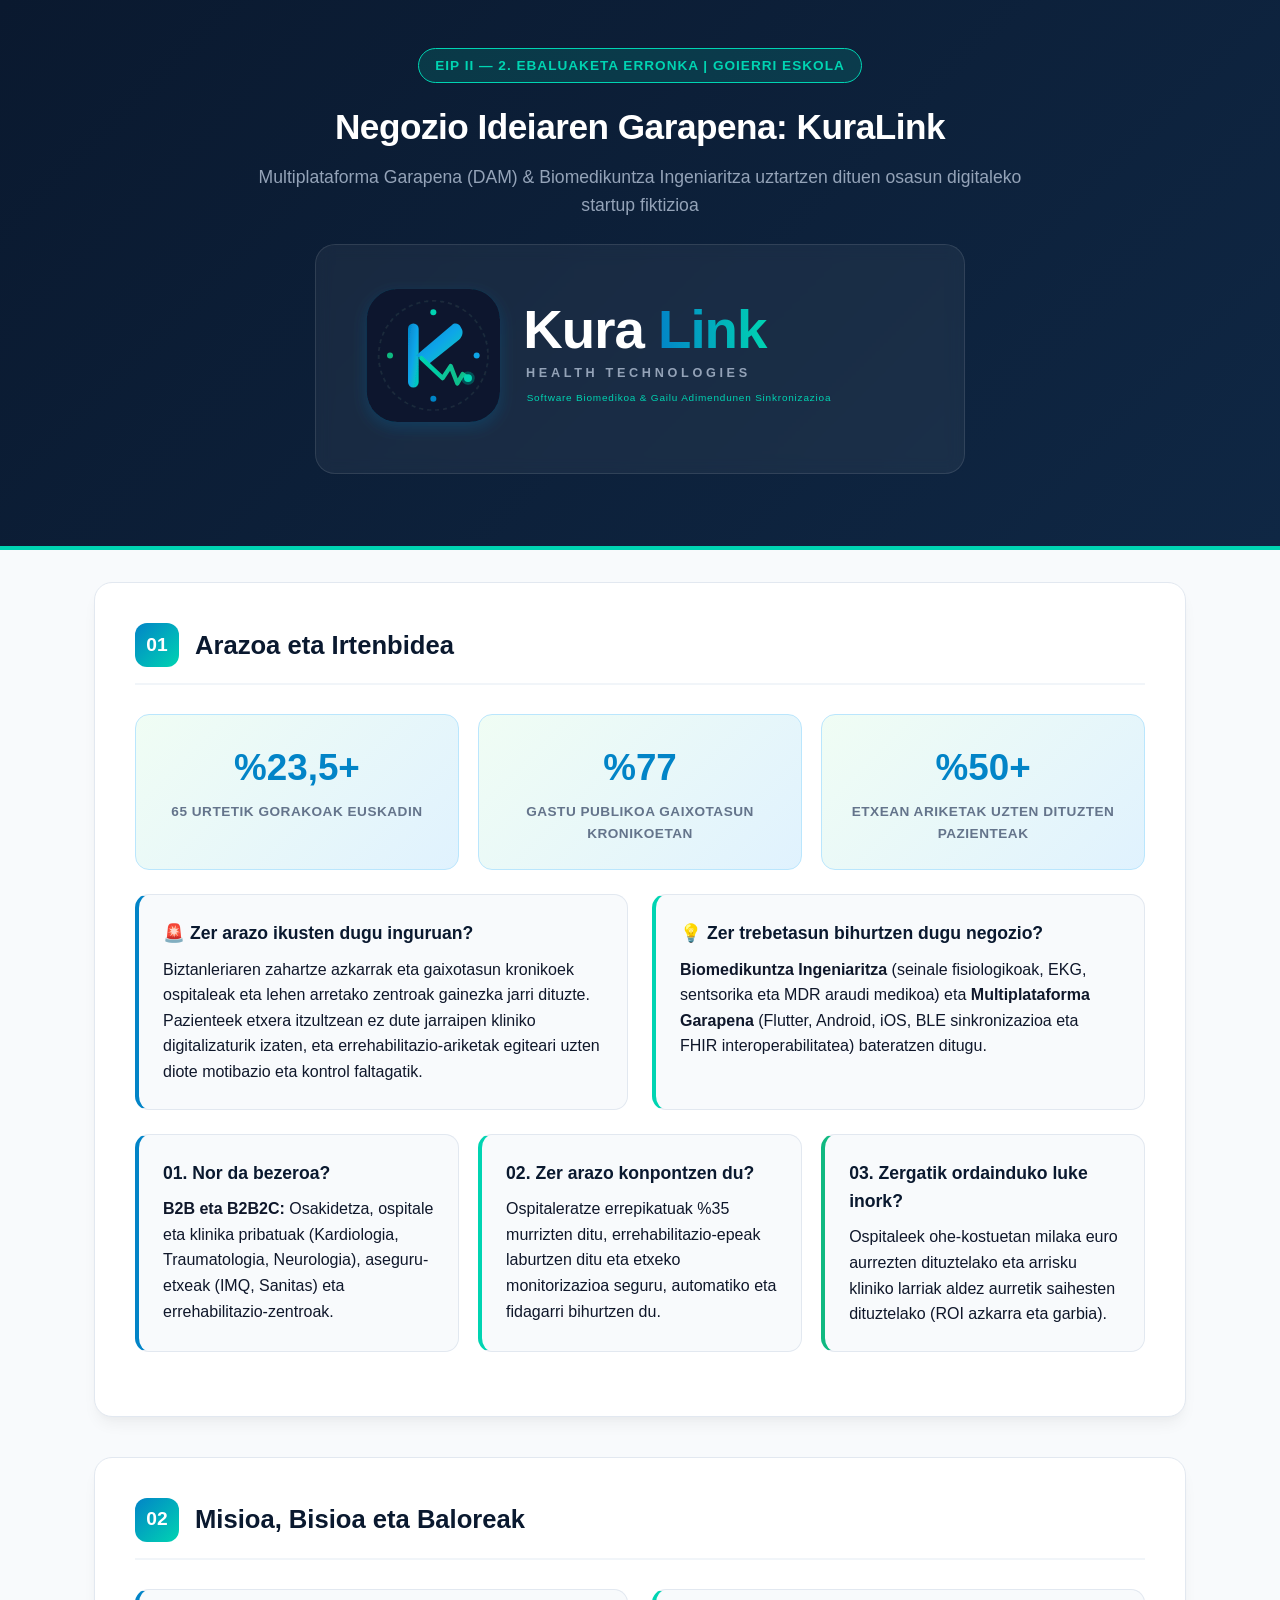
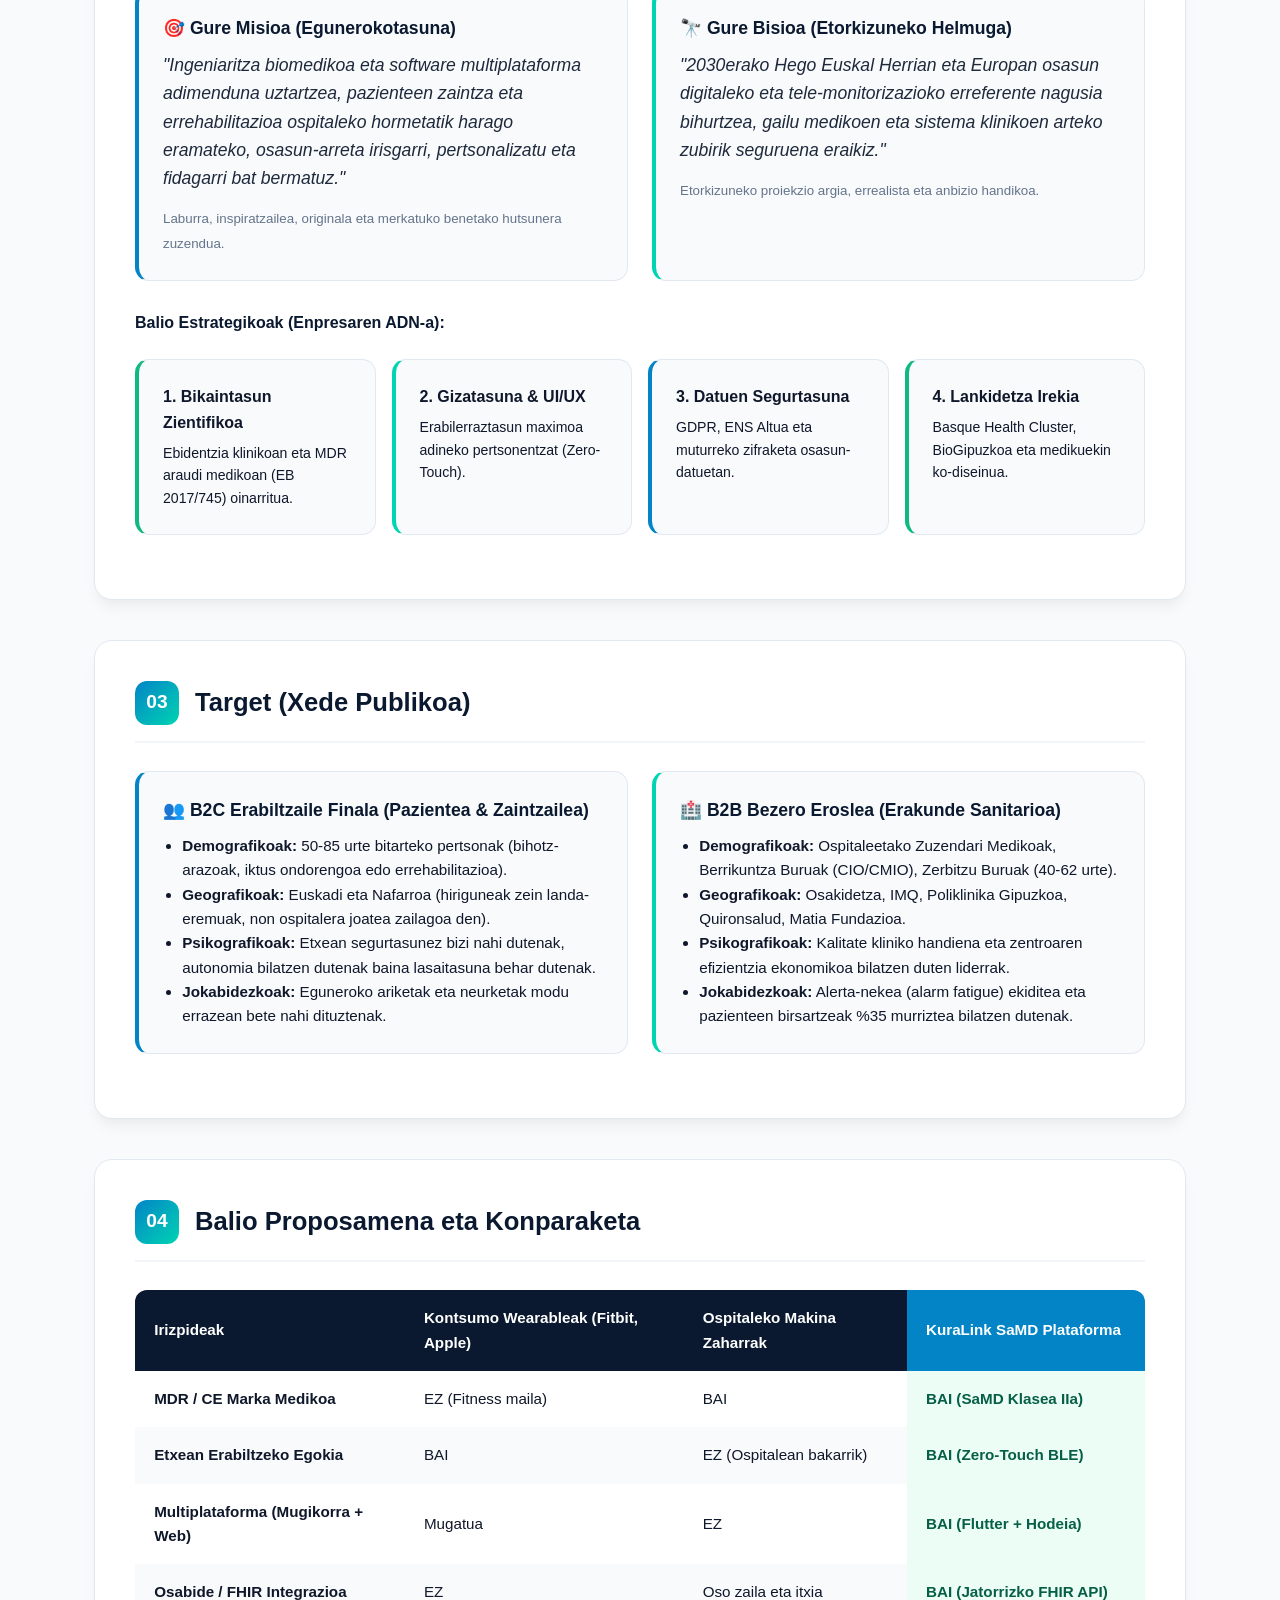
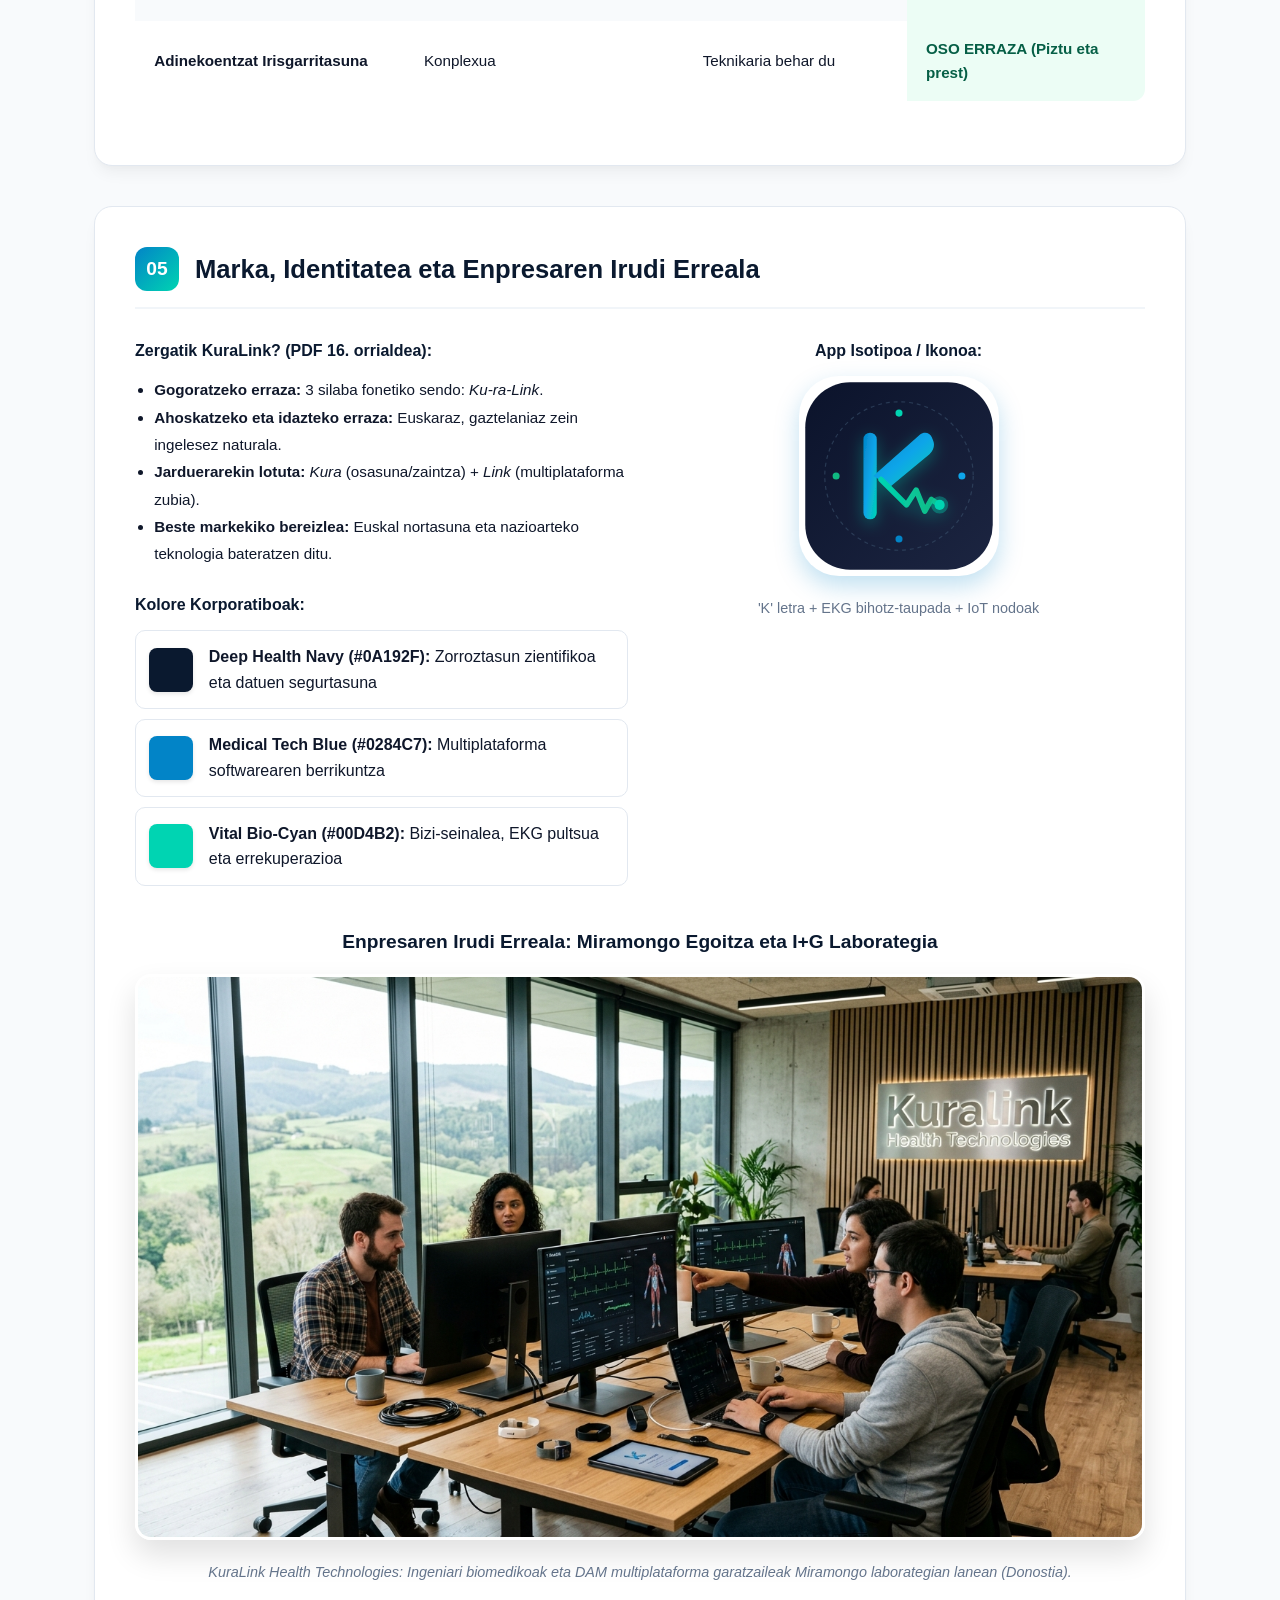
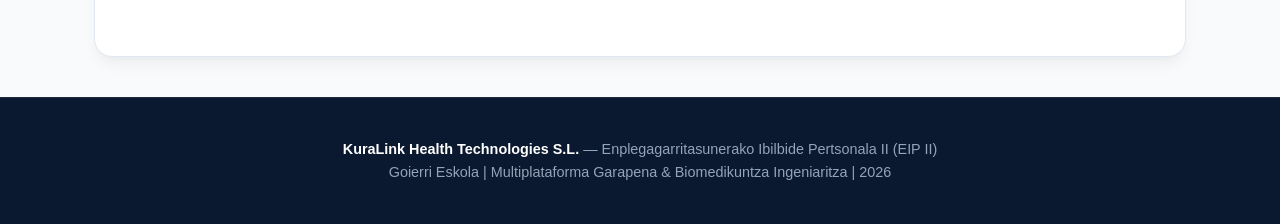
<file: proiektuaren_aurkezpena.html>
<!DOCTYPE html>
<html lang="eu">
<head>
  <meta charset="UTF-8">
  <meta name="viewport" content="width=device-width, initial-scale=1.0">
  <title>KuraLink Health Technologies — Negozio Ideiaren Garapena</title>
  <style>
    :root {
      --primary-dark: #0A192F;
      --secondary-dark: #1E293B;
      --tech-blue: #0284C7;
      --accent-cyan: #00D4B2;
      --accent-green: #10B981;
      --bg-light: #F8FAFC;
      --card-bg: #FFFFFF;
      --text-main: #0F172A;
      --text-muted: #64748B;
      --border-color: #E2E8F0;
    }
    * {
      box-sizing: border-box;
      margin: 0;
      padding: 0;
    }
    body {
      font-family: -apple-system, BlinkMacSystemFont, "Segoe UI", Roboto, "Helvetica Neue", Arial, sans-serif;
      background-color: var(--bg-light);
      color: var(--text-main);
      line-height: 1.6;
    }
    header {
      background: linear-gradient(135deg, var(--primary-dark) 0%, #0F2744 100%);
      color: white;
      padding: 3rem 1.5rem;
      text-align: center;
      position: relative;
      border-bottom: 4px solid var(--accent-cyan);
    }
    .header-badge {
      display: inline-block;
      background: rgba(0, 212, 178, 0.15);
      border: 1px solid var(--accent-cyan);
      color: var(--accent-cyan);
      padding: 0.35rem 1rem;
      border-radius: 9999px;
      font-size: 0.85rem;
      font-weight: 600;
      letter-spacing: 1px;
      margin-bottom: 1rem;
      text-transform: uppercase;
    }
    .header-logo-container {
      max-width: 650px;
      margin: 1.5rem auto;
      background: rgba(255, 255, 255, 0.05);
      backdrop-filter: blur(8px);
      padding: 1.5rem;
      border-radius: 20px;
      border: 1px solid rgba(255, 255, 255, 0.1);
    }
    .header-logo-container img {
      max-width: 100%;
      height: auto;
    }
    .header-title {
      font-size: 2.2rem;
      font-weight: 800;
      letter-spacing: -0.5px;
      margin-bottom: 0.5rem;
    }
    .header-subtitle {
      color: #94A3B8;
      font-size: 1.1rem;
      max-width: 800px;
      margin: 0.5rem auto 1.5rem;
    }
    .container {
      max-width: 1140px;
      margin: 2rem auto;
      padding: 0 1.5rem;
    }
    .nav-tabs {
      display: flex;
      flex-wrap: wrap;
      gap: 0.5rem;
      justify-content: center;
      margin-bottom: 2.5rem;
      background: white;
      padding: 0.6rem;
      border-radius: 14px;
      box-shadow: 0 4px 6px -1px rgba(0,0,0,0.05);
      border: 1px solid var(--border-color);
    }
    .nav-btn {
      padding: 0.75rem 1.4rem;
      border: none;
      background: transparent;
      font-size: 0.95rem;
      font-weight: 600;
      color: var(--text-muted);
      border-radius: 10px;
      cursor: pointer;
      transition: all 0.2s ease;
    }
    .nav-btn:hover {
      color: var(--tech-blue);
      background: #F1F5F9;
    }
    .nav-btn.active {
      background: var(--tech-blue);
      color: white;
      box-shadow: 0 4px 10px rgba(2, 132, 199, 0.3);
    }
    .section-card {
      background: white;
      border-radius: 18px;
      padding: 2.5rem;
      margin-bottom: 2.5rem;
      box-shadow: 0 10px 15px -3px rgba(0,0,0,0.05), 0 4px 6px -2px rgba(0,0,0,0.02);
      border: 1px solid var(--border-color);
    }
    .section-header {
      display: flex;
      align-items: center;
      gap: 1rem;
      margin-bottom: 1.8rem;
      padding-bottom: 1rem;
      border-bottom: 2px solid #F1F5F9;
    }
    .section-num {
      background: linear-gradient(135deg, var(--tech-blue), var(--accent-cyan));
      color: white;
      width: 44px;
      height: 44px;
      display: flex;
      align-items: center;
      justify-content: center;
      border-radius: 12px;
      font-weight: 800;
      font-size: 1.2rem;
      flex-shrink: 0;
    }
    .section-title {
      font-size: 1.6rem;
      font-weight: 800;
      color: var(--primary-dark);
    }
    .grid-2 {
      display: grid;
      grid-template-columns: repeat(auto-fit, minmax(320px, 1fr));
      gap: 1.5rem;
      margin: 1.5rem 0;
    }
    .grid-3 {
      display: grid;
      grid-template-columns: repeat(auto-fit, minmax(260px, 1fr));
      gap: 1.2rem;
      margin: 1.5rem 0;
    }
    .grid-4 {
      display: grid;
      grid-template-columns: repeat(auto-fit, minmax(220px, 1fr));
      gap: 1rem;
      margin: 1.5rem 0;
    }
    .info-box {
      background: #F8FAFC;
      border-radius: 14px;
      padding: 1.5rem;
      border-left: 4px solid var(--tech-blue);
      border-top: 1px solid var(--border-color);
      border-right: 1px solid var(--border-color);
      border-bottom: 1px solid var(--border-color);
    }
    .info-box.accent {
      border-left-color: var(--accent-cyan);
    }
    .info-box.green {
      border-left-color: var(--accent-green);
    }
    .info-box h4 {
      font-size: 1.1rem;
      color: var(--primary-dark);
      margin-bottom: 0.6rem;
      display: flex;
      align-items: center;
      gap: 0.5rem;
    }
    .stat-card {
      background: linear-gradient(135deg, #F0FDF4 0%, #E0F2FE 100%);
      padding: 1.5rem;
      border-radius: 14px;
      text-align: center;
      border: 1px solid #BAE6FD;
    }
    .stat-number {
      font-size: 2.3rem;
      font-weight: 900;
      color: var(--tech-blue);
      margin-bottom: 0.2rem;
    }
    .stat-label {
      font-size: 0.85rem;
      font-weight: 600;
      color: var(--text-muted);
      text-transform: uppercase;
      letter-spacing: 0.5px;
    }
    .image-showcase {
      text-align: center;
      margin: 2rem 0;
    }
    .image-showcase img {
      max-width: 100%;
      height: auto;
      border-radius: 16px;
      box-shadow: 0 15px 30px rgba(0,0,0,0.12);
      border: 3px solid white;
    }
    .image-caption {
      margin-top: 0.8rem;
      font-size: 0.9rem;
      color: var(--text-muted);
      font-style: italic;
    }
    table {
      width: 100%;
      border-collapse: collapse;
      margin: 1.5rem 0;
      border-radius: 12px;
      overflow: hidden;
      font-size: 0.95rem;
    }
    th, td {
      padding: 1rem 1.2rem;
      text-align: left;
    }
    th {
      background: var(--primary-dark);
      color: white;
      font-weight: 600;
    }
    tr:nth-child(even) {
      background: #F8FAFC;
    }
    tr:hover {
      background: #F1F5F9;
    }
    .highlight-cell {
      background: #ECFDF5 !important;
      font-weight: 700;
      color: #065F46;
    }
    .color-swatch {
      display: flex;
      align-items: center;
      gap: 1rem;
      padding: 0.8rem;
      border-radius: 10px;
      background: white;
      border: 1px solid var(--border-color);
      margin-bottom: 0.6rem;
    }
    .swatch-box {
      width: 44px;
      height: 44px;
      border-radius: 8px;
      box-shadow: 0 2px 4px rgba(0,0,0,0.1);
      flex-shrink: 0;
    }
    footer {
      background: var(--primary-dark);
      color: #94A3B8;
      text-align: center;
      padding: 2.5rem 1.5rem;
      font-size: 0.9rem;
      border-top: 1px solid #1E293B;
    }
    footer strong {
      color: white;
    }
  </style>
</head>
<body>

  <header>
    <div class="header-badge">EIP II — 2. Ebaluaketa Erronka | Goierri Eskola</div>
    <h1 class="header-title">Negozio Ideiaren Garapena: KuraLink</h1>
    <p class="header-subtitle">Multiplataforma Garapena (DAM) &amp; Biomedikuntza Ingeniaritza uztartzen dituen osasun digitaleko startup fiktizioa</p>
    
    <div class="header-logo-container">
      <img src="02_marka_eta_identitate_bisuala/kuralink_logo.svg" alt="KuraLink Health Technologies Logo">
    </div>
  </header>

  <div class="container">

    <!-- 1. ARAZOA ETA IRTENBIDEA -->
    <section class="section-card" id="arazoa-irtenbidea">
      <div class="section-header">
        <div class="section-num">01</div>
        <h2 class="section-title">Arazoa eta Irtenbidea</h2>
      </div>

      <div class="grid-3">
        <div class="stat-card">
          <div class="stat-number">%23,5+</div>
          <div class="stat-label">65 urtetik gorakoak Euskadin</div>
        </div>
        <div class="stat-card">
          <div class="stat-number">%77</div>
          <div class="stat-label">Gastu Publikoa Gaixotasun Kronikoetan</div>
        </div>
        <div class="stat-card">
          <div class="stat-number">%50+</div>
          <div class="stat-label">Etxean Ariketak Uzten Dituzten Pazienteak</div>
        </div>
      </div>

      <div class="grid-2">
        <div class="info-box">
          <h4>🚨 Zer arazo ikusten dugu inguruan?</h4>
          <p>Biztanleriaren zahartze azkarrak eta gaixotasun kronikoek ospitaleak eta lehen arretako zentroak gainezka jarri dituzte. Pazienteek etxera itzultzean ez dute jarraipen kliniko digitalizaturik izaten, eta errehabilitazio-ariketak egiteari uzten diote motibazio eta kontrol faltagatik.</p>
        </div>
        <div class="info-box accent">
          <h4>💡 Zer trebetasun bihurtzen dugu negozio?</h4>
          <p><strong>Biomedikuntza Ingeniaritza</strong> (seinale fisiologikoak, EKG, sentsorika eta MDR araudi medikoa) eta <strong>Multiplataforma Garapena</strong> (Flutter, Android, iOS, BLE sinkronizazioa eta FHIR interoperabilitatea) bateratzen ditugu.</p>
        </div>
      </div>

      <div class="grid-3" style="margin-top: 1.5rem;">
        <div class="info-box">
          <h4>01. Nor da bezeroa?</h4>
          <p><strong>B2B eta B2B2C:</strong> Osakidetza, ospitale eta klinika pribatuak (Kardiologia, Traumatologia, Neurologia), aseguru-etxeak (IMQ, Sanitas) eta errehabilitazio-zentroak.</p>
        </div>
        <div class="info-box accent">
          <h4>02. Zer arazo konpontzen du?</h4>
          <p>Ospitaleratze errepikatuak %35 murrizten ditu, errehabilitazio-epeak laburtzen ditu eta etxeko monitorizazioa seguru, automatiko eta fidagarri bihurtzen du.</p>
        </div>
        <div class="info-box green">
          <h4>03. Zergatik ordainduko luke inork?</h4>
          <p>Ospitaleek ohe-kostuetan milaka euro aurrezten dituztelako eta arrisku kliniko larriak aldez aurretik saihesten dituztelako (ROI azkarra eta garbia).</p>
        </div>
      </div>
    </section>

    <!-- 2. MISIOA, BISIOA ETA BALOREAK -->
    <section class="section-card" id="misioa-bisioa-balioak">
      <div class="section-header">
        <div class="section-num">02</div>
        <h2 class="section-title">Misioa, Bisioa eta Baloreak</h2>
      </div>

      <div class="grid-2">
        <div class="info-box" style="border-left-color: #0284C7;">
          <h4>🎯 Gure Misioa (Egunerokotasuna)</h4>
          <p style="font-size: 1.1rem; font-style: italic; color: #1E293B; margin-bottom: 0.8rem;">
            "Ingeniaritza biomedikoa eta software multiplataforma adimenduna uztartzea, pazienteen zaintza eta errehabilitazioa ospitaleko hormetatik harago eramateko, osasun-arreta irisgarri, pertsonalizatu eta fidagarri bat bermatuz."
          </p>
          <small style="color: var(--text-muted);">Laburra, inspiratzailea, originala eta merkatuko benetako hutsunera zuzendua.</small>
        </div>

        <div class="info-box accent">
          <h4>🔭 Gure Bisioa (Etorkizuneko Helmuga)</h4>
          <p style="font-size: 1.1rem; font-style: italic; color: #1E293B; margin-bottom: 0.8rem;">
            "2030erako Hego Euskal Herrian eta Europan osasun digitaleko eta tele-monitorizazioko erreferente nagusia bihurtzea, gailu medikoen eta sistema klinikoen arteko zubirik seguruena eraikiz."
          </p>
          <small style="color: var(--text-muted);">Etorkizuneko proiekzio argia, errealista eta anbizio handikoa.</small>
        </div>
      </div>

      <h4 style="margin: 1.8rem 0 1rem; color: var(--primary-dark);">Balio Estrategikoak (Enpresaren ADN-a):</h4>
      <div class="grid-4">
        <div class="info-box green">
          <strong>1. Bikaintasun Zientifikoa</strong>
          <p style="font-size: 0.88rem; margin-top: 0.4rem;">Ebidentzia klinikoan eta MDR araudi medikoan (EB 2017/745) oinarritua.</p>
        </div>
        <div class="info-box accent">
          <strong>2. Gizatasuna &amp; UI/UX</strong>
          <p style="font-size: 0.88rem; margin-top: 0.4rem;">Erabilerraztasun maximoa adineko pertsonentzat (Zero-Touch).</p>
        </div>
        <div class="info-box">
          <strong>3. Datuen Segurtasuna</strong>
          <p style="font-size: 0.88rem; margin-top: 0.4rem;">GDPR, ENS Altua eta muturreko zifraketa osasun-datuetan.</p>
        </div>
        <div class="info-box green">
          <strong>4. Lankidetza Irekia</strong>
          <p style="font-size: 0.88rem; margin-top: 0.4rem;">Basque Health Cluster, BioGipuzkoa eta medikuekin ko-diseinua.</p>
        </div>
      </div>
    </section>

    <!-- 3. TARGET (XEDE PUBLIKOA) -->
    <section class="section-card" id="target">
      <div class="section-header">
        <div class="section-num">03</div>
        <h2 class="section-title">Target (Xede Publikoa)</h2>
      </div>

      <div class="grid-2">
        <div class="info-box">
          <h4>👥 B2C Erabiltzaile Finala (Pazientea &amp; Zaintzailea)</h4>
          <ul style="padding-left: 1.2rem; font-size: 0.95rem;">
            <li><strong>Demografikoak:</strong> 50-85 urte bitarteko pertsonak (bihotz-arazoak, iktus ondorengoa edo errehabilitazioa).</li>
            <li><strong>Geografikoak:</strong> Euskadi eta Nafarroa (hiriguneak zein landa-eremuak, non ospitalera joatea zailagoa den).</li>
            <li><strong>Psikografikoak:</strong> Etxean segurtasunez bizi nahi dutenak, autonomia bilatzen dutenak baina lasaitasuna behar dutenak.</li>
            <li><strong>Jokabidezkoak:</strong> Eguneroko ariketak eta neurketak modu errazean bete nahi dituztenak.</li>
          </ul>
        </div>

        <div class="info-box accent">
          <h4>🏥 B2B Bezero Eroslea (Erakunde Sanitarioa)</h4>
          <ul style="padding-left: 1.2rem; font-size: 0.95rem;">
            <li><strong>Demografikoak:</strong> Ospitaleetako Zuzendari Medikoak, Berrikuntza Buruak (CIO/CMIO), Zerbitzu Buruak (40-62 urte).</li>
            <li><strong>Geografikoak:</strong> Osakidetza, IMQ, Poliklinika Gipuzkoa, Quironsalud, Matia Fundazioa.</li>
            <li><strong>Psikografikoak:</strong> Kalitate kliniko handiena eta zentroaren efizientzia ekonomikoa bilatzen duten liderrak.</li>
            <li><strong>Jokabidezkoak:</strong> Alerta-nekea (alarm fatigue) ekiditea eta pazienteen birsartzeak %35 murriztea bilatzen dutenak.</li>
          </ul>
        </div>
      </div>
    </section>

    <!-- 4. BALIO PROPOSAMENA -->
    <section class="section-card" id="balio-proposamena">
      <div class="section-header">
        <div class="section-num">04</div>
        <h2 class="section-title">Balio Proposamena eta Konparaketa</h2>
      </div>

      <table>
        <thead>
          <tr>
            <th>Irizpideak</th>
            <th>Kontsumo Wearableak (Fitbit, Apple)</th>
            <th>Ospitaleko Makina Zaharrak</th>
            <th style="background: var(--tech-blue);">KuraLink SaMD Plataforma</th>
          </tr>
        </thead>
        <tbody>
          <tr>
            <td><strong>MDR / CE Marka Medikoa</strong></td>
            <td>EZ (Fitness maila)</td>
            <td>BAI</td>
            <td class="highlight-cell">BAI (SaMD Klasea IIa)</td>
          </tr>
          <tr>
            <td><strong>Etxean Erabiltzeko Egokia</strong></td>
            <td>BAI</td>
            <td>EZ (Ospitalean bakarrik)</td>
            <td class="highlight-cell">BAI (Zero-Touch BLE)</td>
          </tr>
          <tr>
            <td><strong>Multiplataforma (Mugikorra + Web)</strong></td>
            <td>Mugatua</td>
            <td>EZ</td>
            <td class="highlight-cell">BAI (Flutter + Hodeia)</td>
          </tr>
          <tr>
            <td><strong>Osabide / FHIR Integrazioa</strong></td>
            <td>EZ</td>
            <td>Oso zaila eta itxia</td>
            <td class="highlight-cell">BAI (Jatorrizko FHIR API)</td>
          </tr>
          <tr>
            <td><strong>Adinekoentzat Irisgarritasuna</strong></td>
            <td>Konplexua</td>
            <td>Teknikaria behar du</td>
            <td class="highlight-cell">OSO ERRAZA (Piztu eta prest)</td>
          </tr>
        </tbody>
      </table>
    </section>

    <!-- 5. MARKA ETA IRUDIA -->
    <section class="section-card" id="marka">
      <div class="section-header">
        <div class="section-num">05</div>
        <h2 class="section-title">Marka, Identitatea eta Enpresaren Irudi Erreala</h2>
      </div>

      <div class="grid-2">
        <div>
          <h4 style="margin-bottom: 0.8rem; color: var(--primary-dark);">Zergatik KuraLink? (PDF 16. orrialdea):</h4>
          <ul style="padding-left: 1.2rem; font-size: 0.95rem; line-height: 1.8;">
            <li><strong>Gogoratzeko erraza:</strong> 3 silaba fonetiko sendo: <em>Ku-ra-Link</em>.</li>
            <li><strong>Ahoskatzeko eta idazteko erraza:</strong> Euskaraz, gaztelaniaz zein ingelesez naturala.</li>
            <li><strong>Jarduerarekin lotuta:</strong> <em>Kura</em> (osasuna/zaintza) + <em>Link</em> (multiplataforma zubia).</li>
            <li><strong>Beste markekiko bereizlea:</strong> Euskal nortasuna eta nazioarteko teknologia bateratzen ditu.</li>
          </ul>

          <h4 style="margin: 1.5rem 0 0.8rem; color: var(--primary-dark);">Kolore Korporatiboak:</h4>
          <div class="color-swatch">
            <div class="swatch-box" style="background: #0A192F;"></div>
            <div><strong>Deep Health Navy (#0A192F):</strong> Zorroztasun zientifikoa eta datuen segurtasuna</div>
          </div>
          <div class="color-swatch">
            <div class="swatch-box" style="background: #0284C7;"></div>
            <div><strong>Medical Tech Blue (#0284C7):</strong> Multiplataforma softwarearen berrikuntza</div>
          </div>
          <div class="color-swatch">
            <div class="swatch-box" style="background: #00D4B2;"></div>
            <div><strong>Vital Bio-Cyan (#00D4B2):</strong> Bizi-seinalea, EKG pultsua eta errekuperazioa</div>
          </div>
        </div>

        <div style="text-align: center;">
          <h4 style="margin-bottom: 0.8rem; color: var(--primary-dark);">App Isotipoa / Ikonoa:</h4>
          <img src="02_marka_eta_identitate_bisuala/kuralink_icon.svg" alt="KuraLink App Icon" style="width: 200px; height: 200px; border-radius: 40px; box-shadow: 0 10px 25px rgba(2, 132, 199, 0.25);">
          <p style="margin-top: 0.8rem; font-size: 0.9rem; color: var(--text-muted);">'K' letra + EKG bihotz-taupada + IoT nodoak</p>
        </div>
      </div>

      <div class="image-showcase">
        <h4 style="margin-bottom: 1rem; color: var(--primary-dark); font-size: 1.2rem;">Enpresaren Irudi Erreala: Miramongo Egoitza eta I+G Laborategia</h4>
        <img src="03_irudiak_eta_mockupak/kuralink_enpresa_irudia.jpg" alt="KuraLink Egoitza eta Software Laborategia Miramonen">
        <p class="image-caption">KuraLink Health Technologies: Ingeniari biomedikoak eta DAM multiplataforma garatzaileak Miramongo laborategian lanean (Donostia).</p>
      </div>
    </section>

  </div>

  <footer>
    <p><strong>KuraLink Health Technologies S.L.</strong> — Enplegagarritasunerako Ibilbide Pertsonala II (EIP II)</p>
    <p>Goierri Eskola | Multiplataforma Garapena &amp; Biomedikuntza Ingeniaritza | 2026</p>
  </footer>

</body>
</html>
</file>
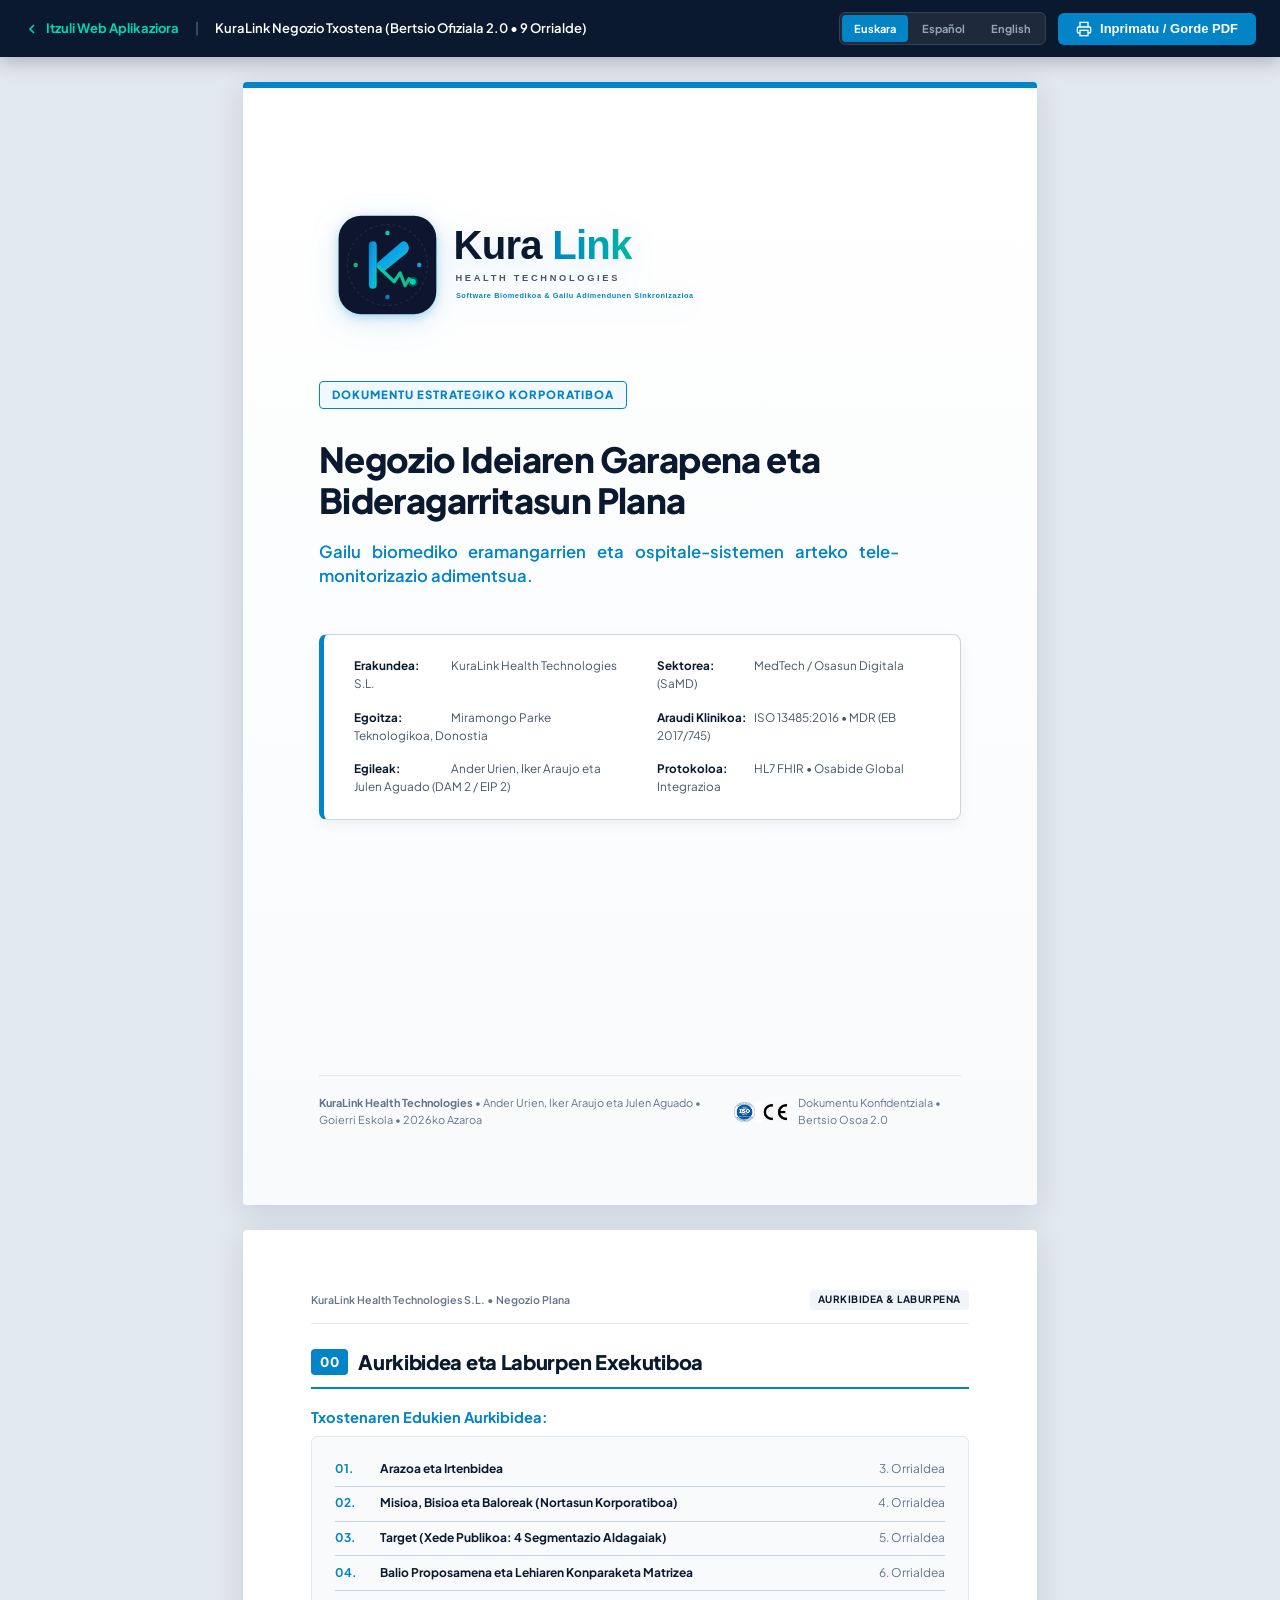
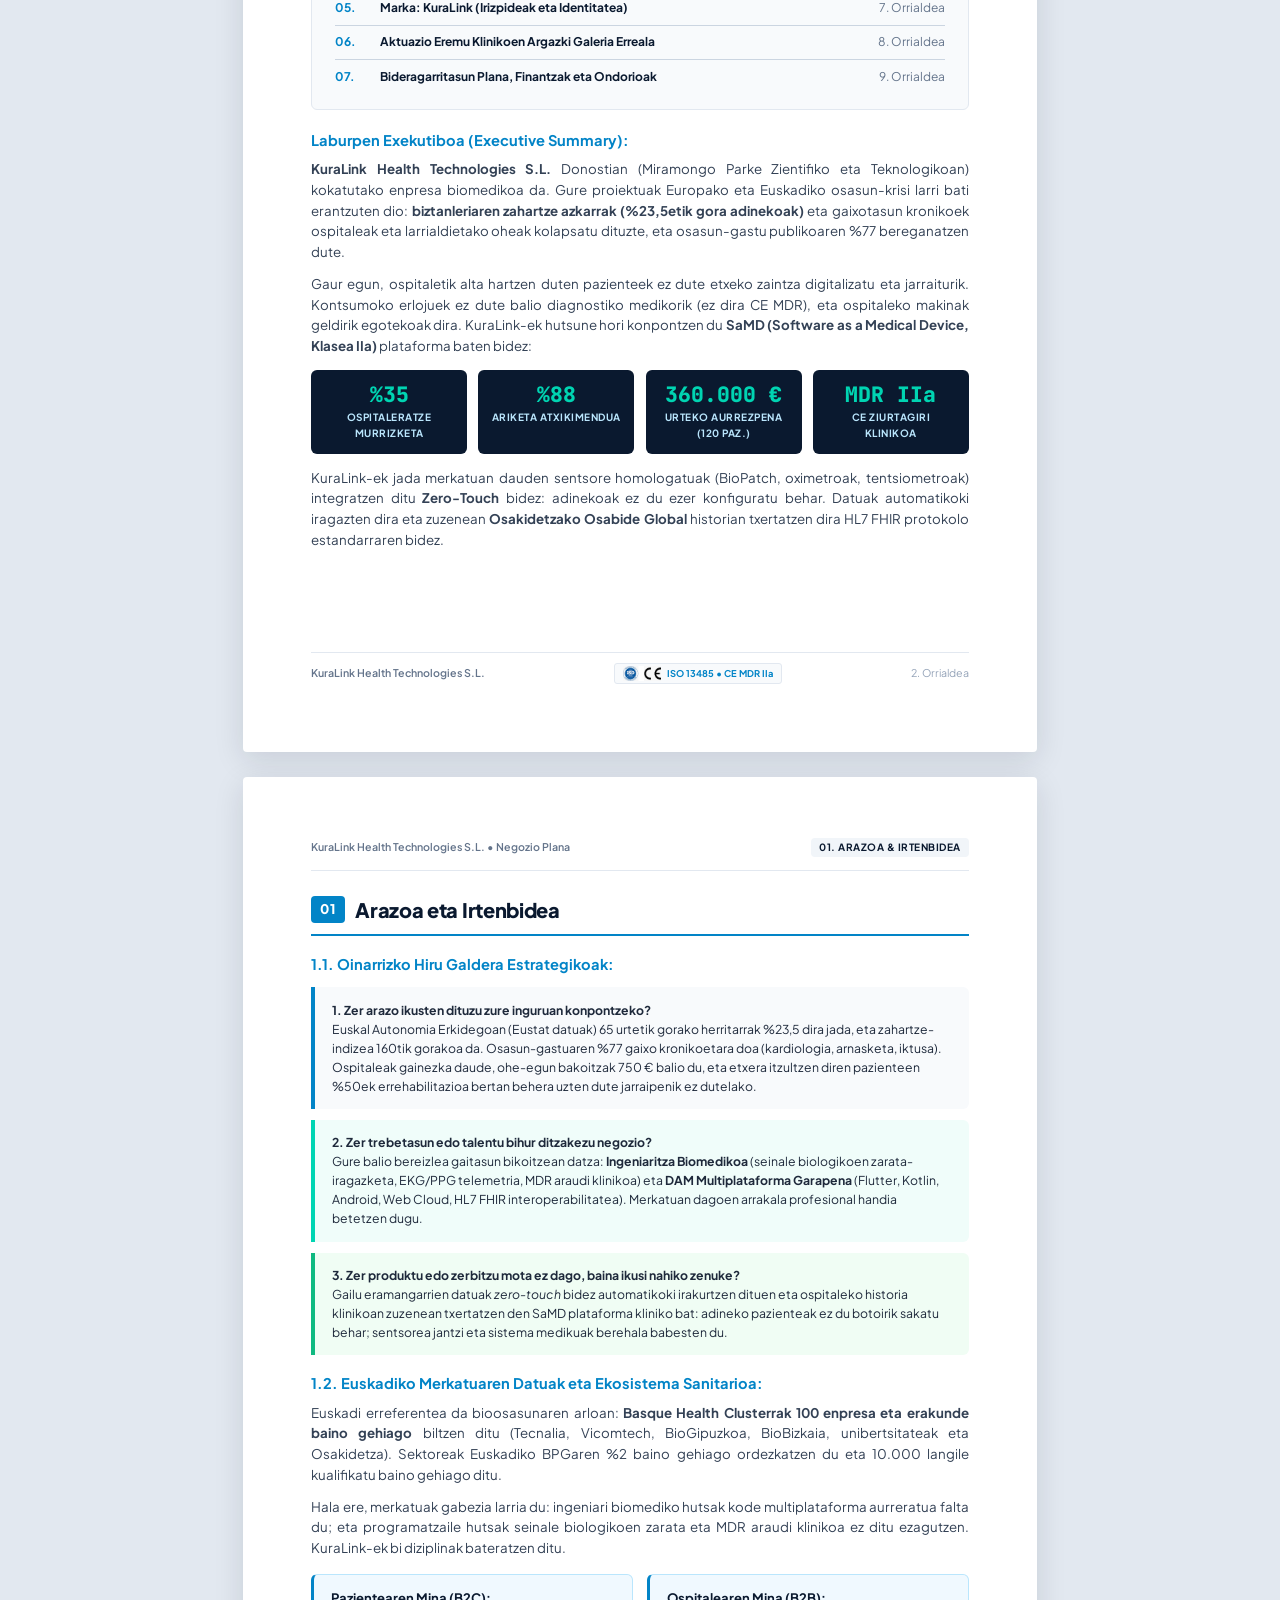
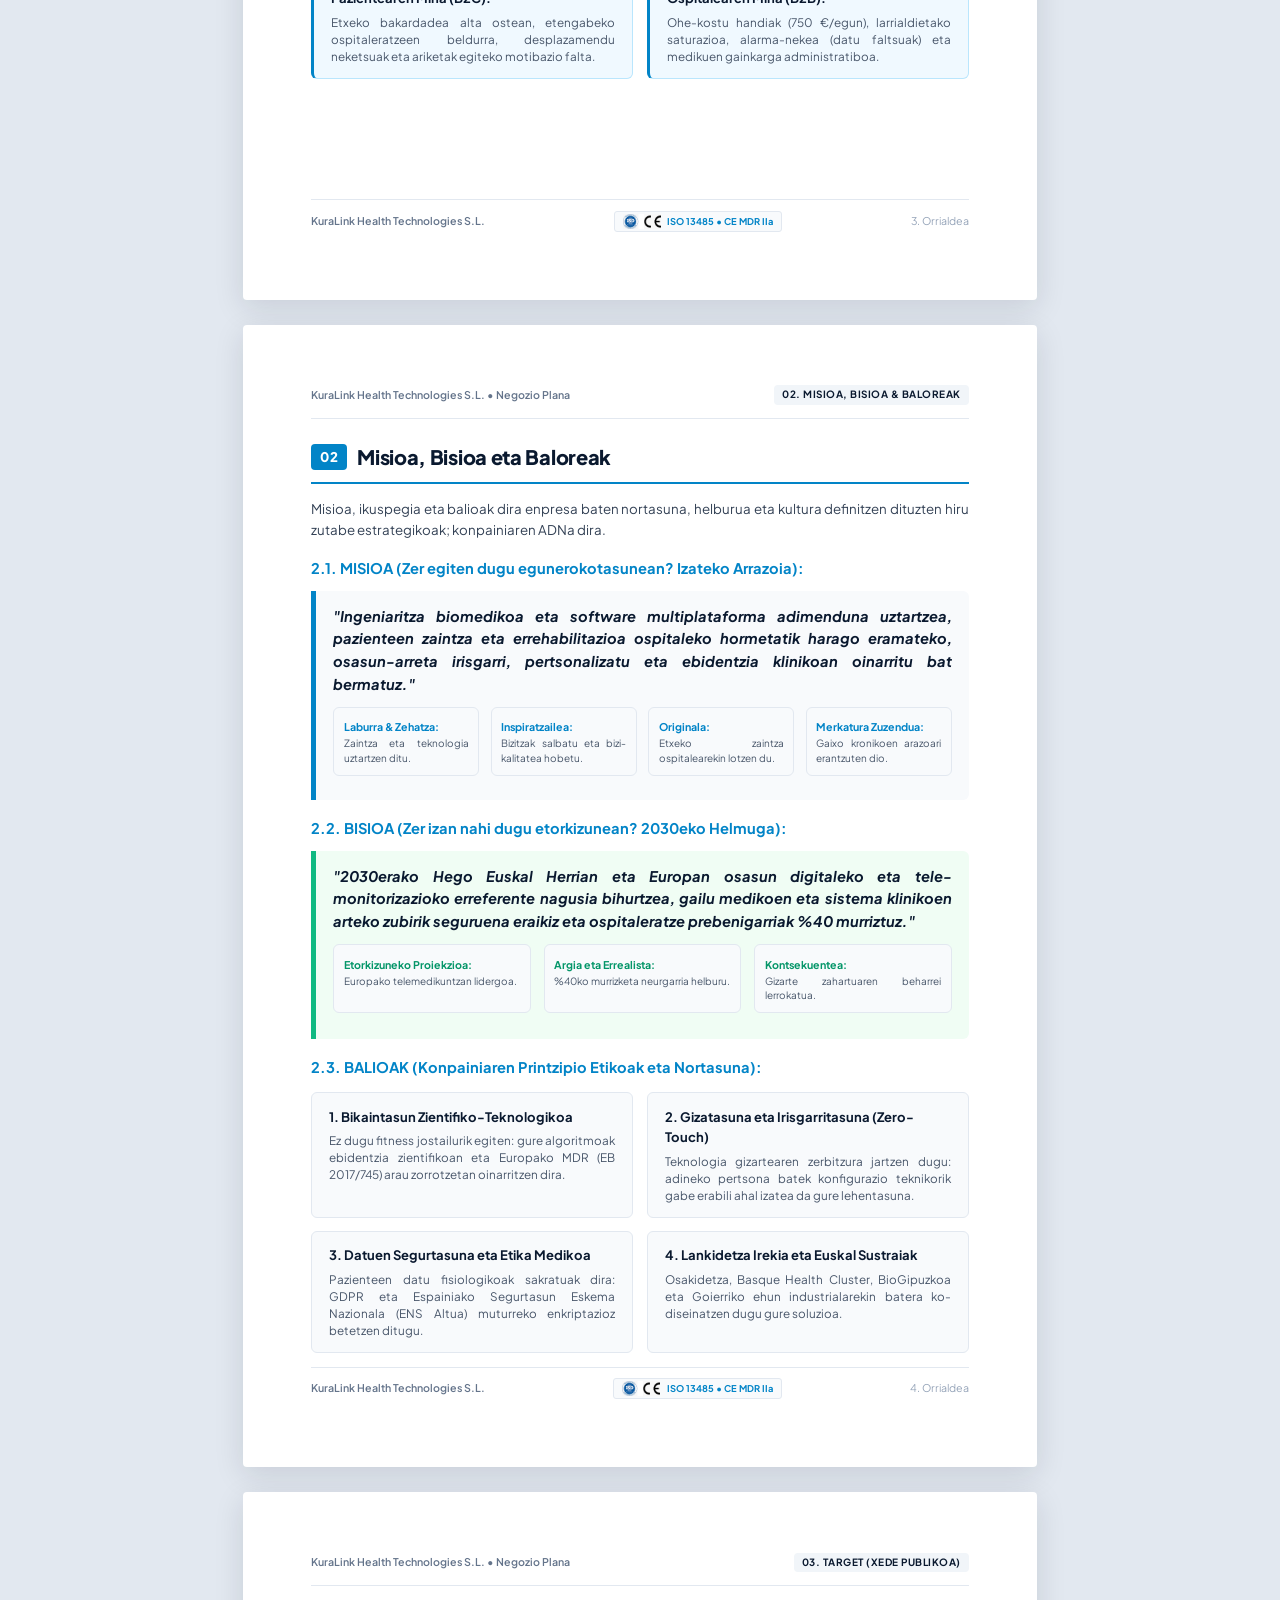
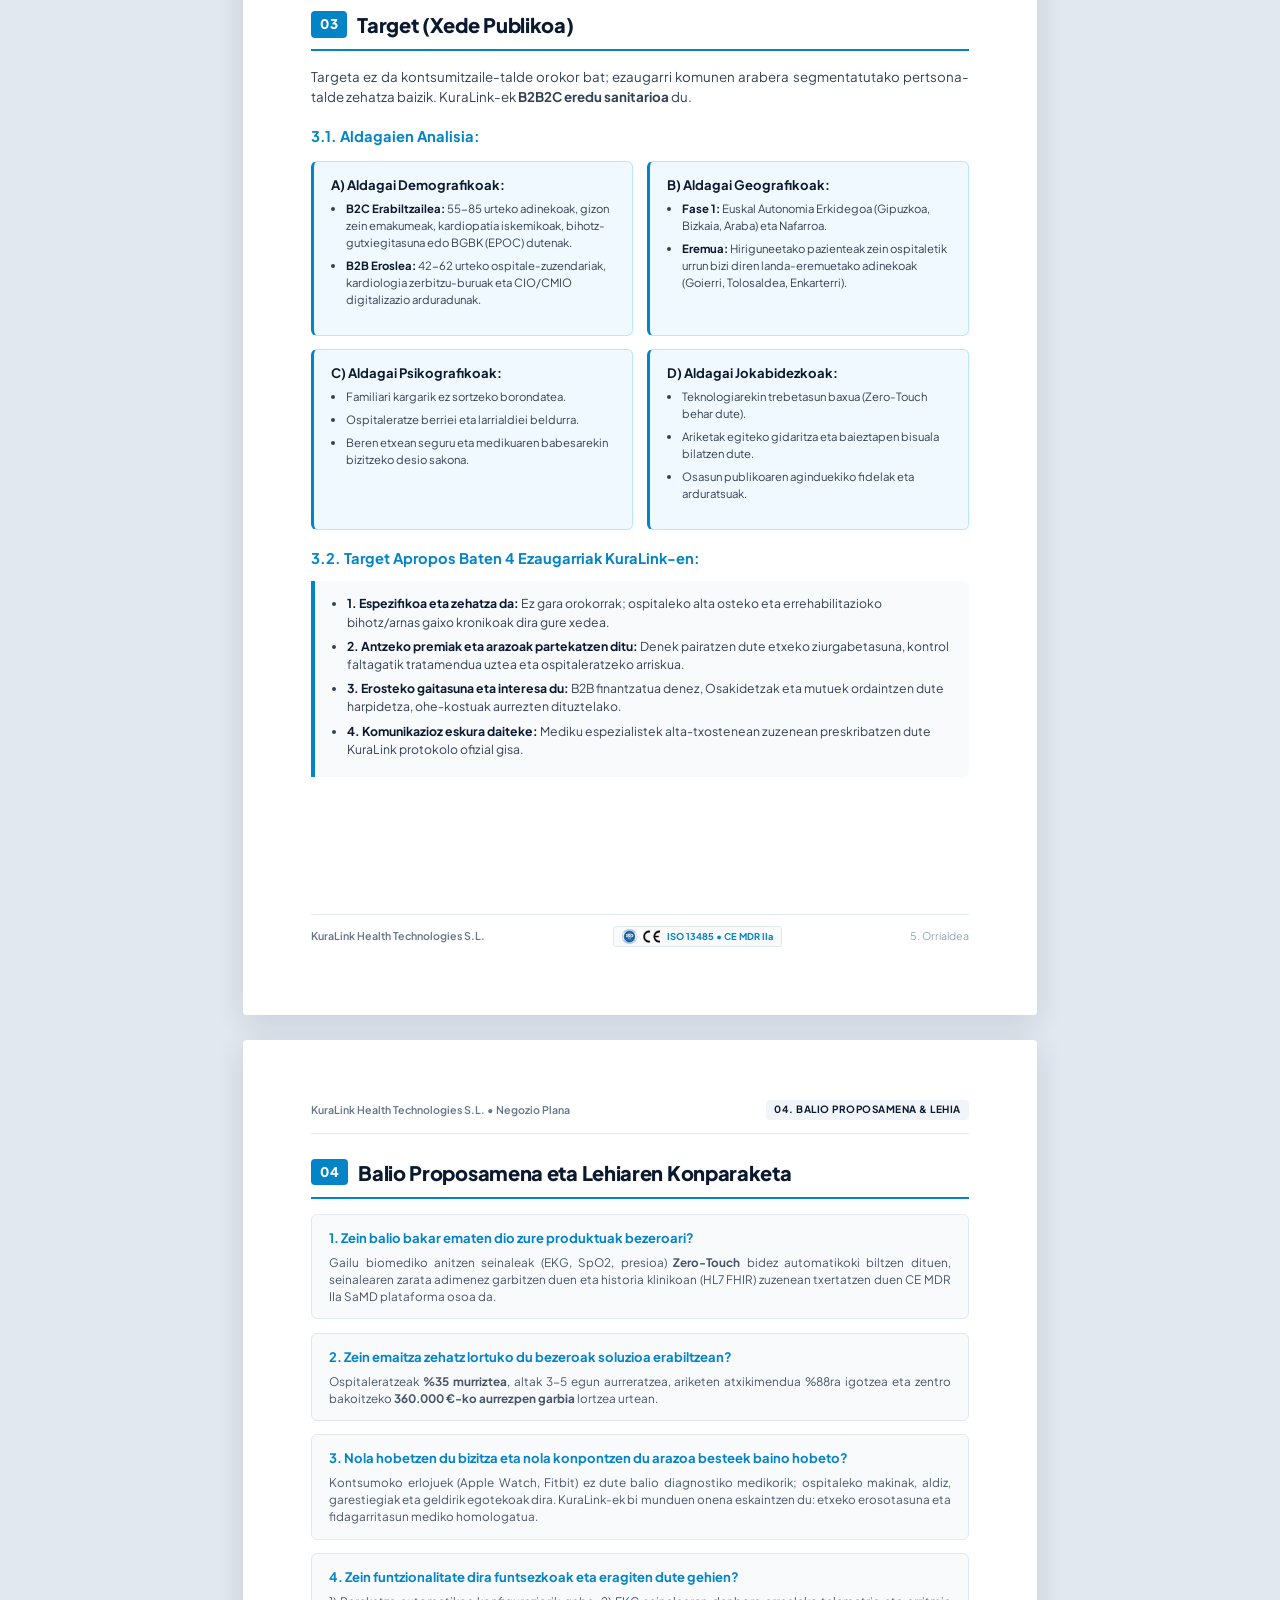
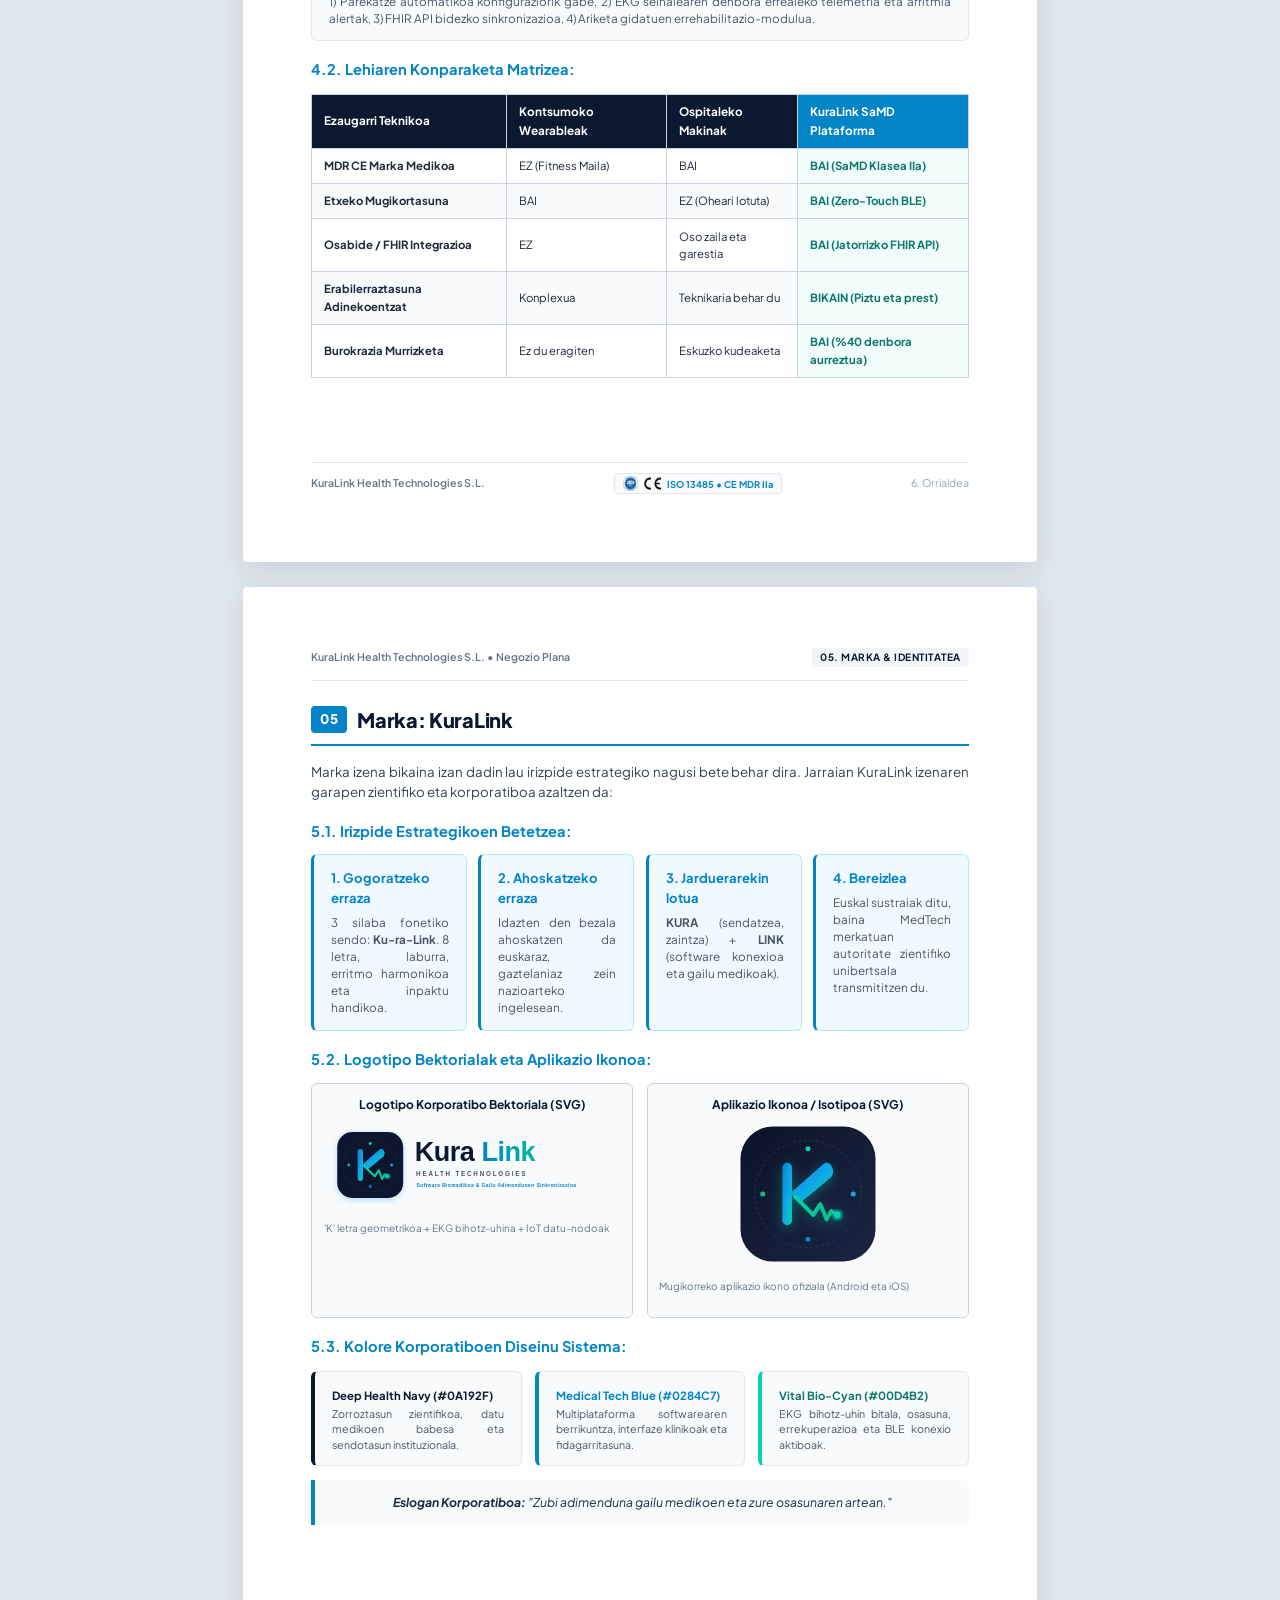
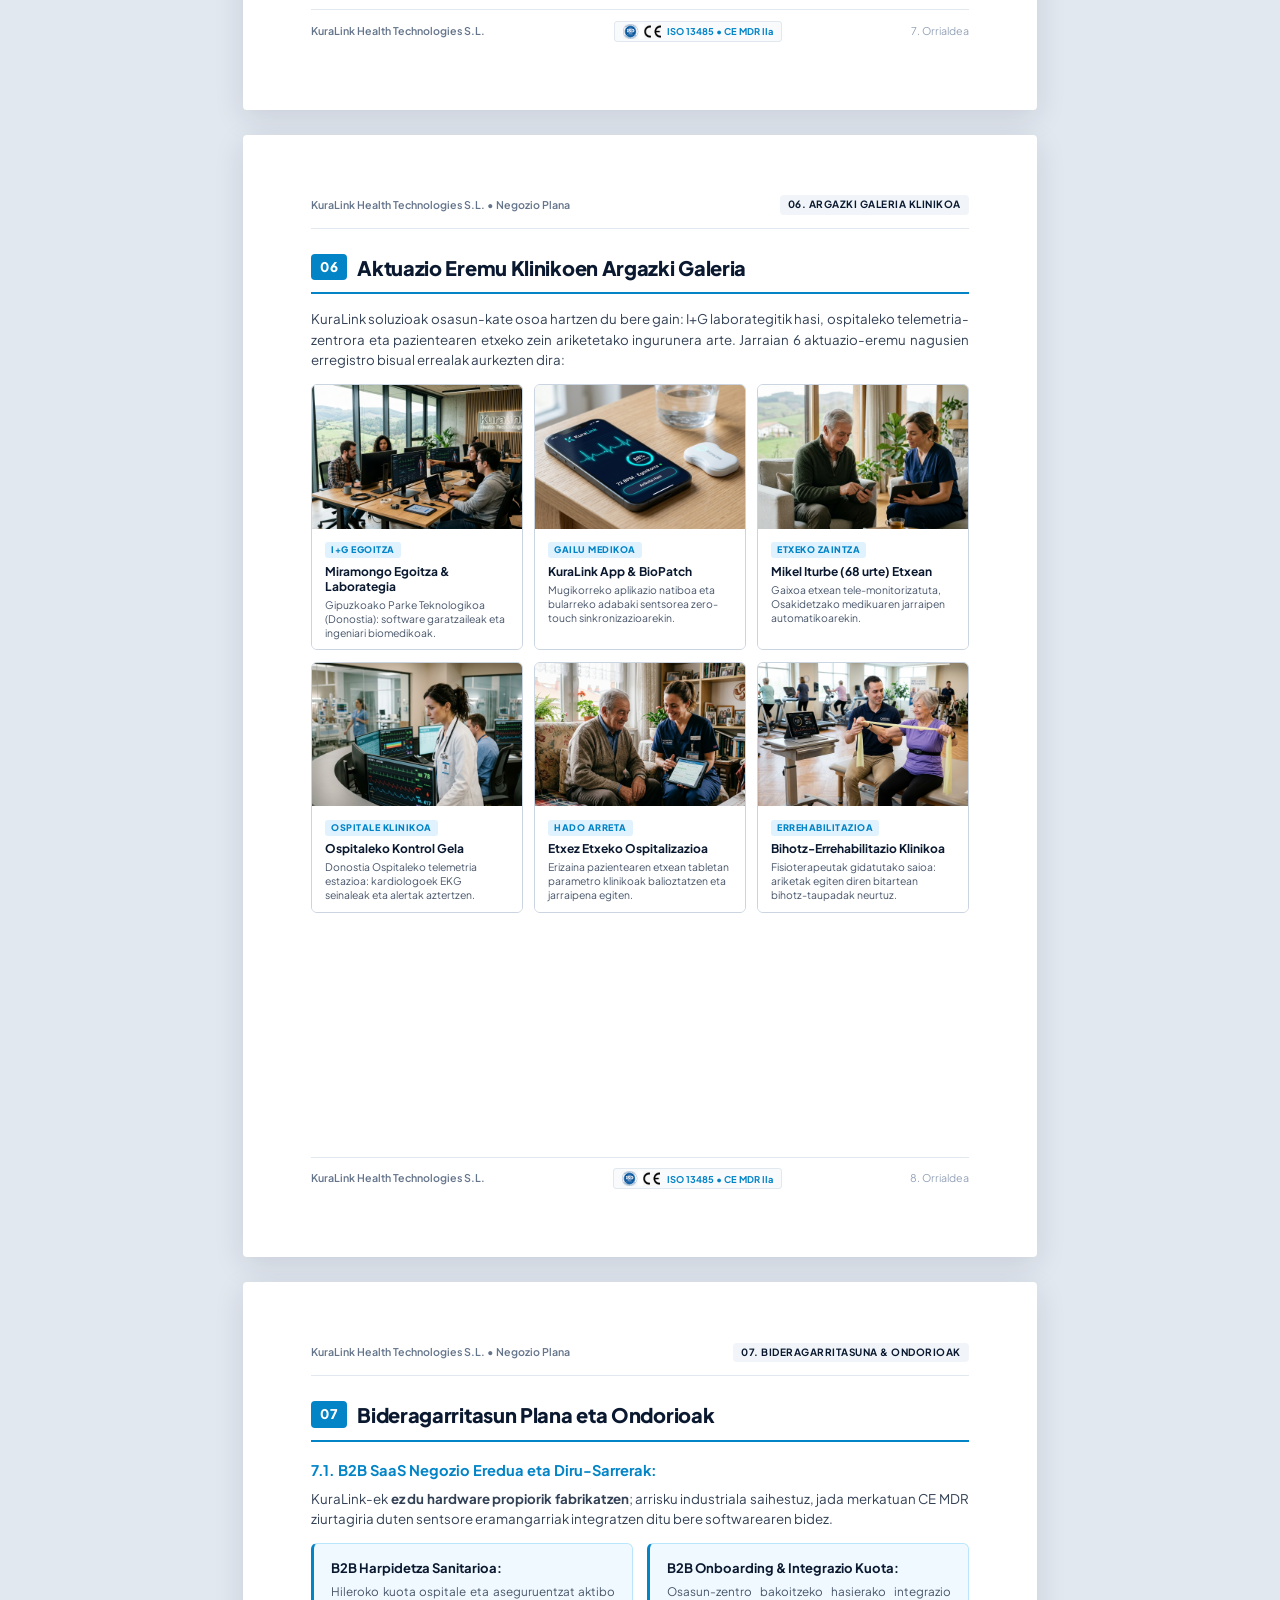
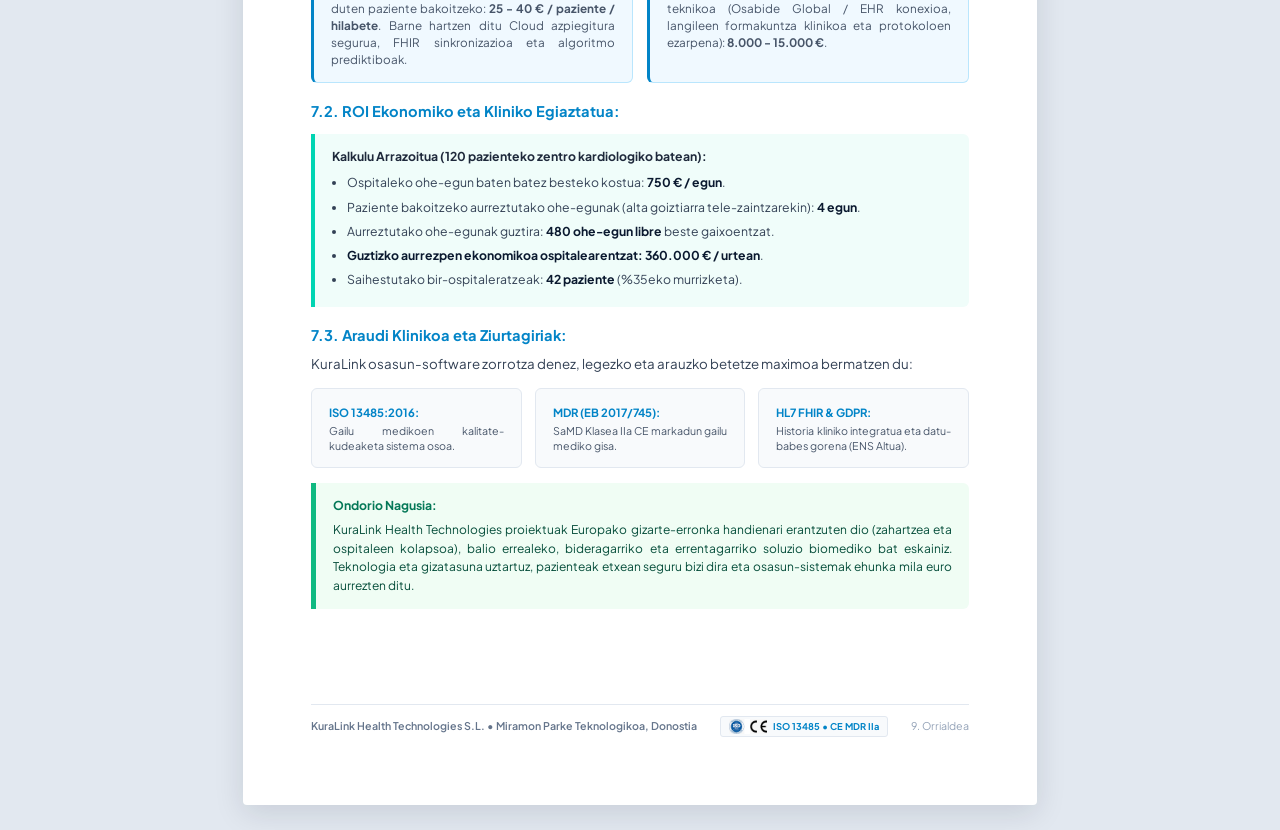
<file: kuralink_web_app/txostena_inprimatzeko.html>
<!DOCTYPE html>
<html lang="eu">
<head>
  <meta charset="UTF-8">
  <meta name="viewport" content="width=device-width, initial-scale=1.0">
  <title>KuraLink Health Technologies - Negozio Ideiaren Garapena eta Bideragarritasun Plana</title>
  <link rel="icon" type="image/svg+xml" href="assets/images/kuralink_icon.svg">
  <style>
    @import url('https://fonts.googleapis.com/css2?family=Plus+Jakarta+Sans:wght@400;500;600;700;800&family=JetBrains+Mono:wght@500;700&display=swap');

    * {
      box-sizing: border-box;
      margin: 0;
      padding: 0;
    }

    body {
      font-family: 'Plus Jakarta Sans', -apple-system, BlinkMacSystemFont, "Segoe UI", Roboto, sans-serif;
      color: #1E293B;
      background: #E2E8F0;
      line-height: 1.55;
      font-size: 10pt;
      -webkit-font-smoothing: antialiased;
    }

    /* Print Setup */
    @page {
      size: A4 portrait;
      margin: 12mm 14mm 14mm 14mm;
    }

    @media print {
      body {
        background: white;
      }
      .no-print {
        display: none !important;
      }
      .page {
        margin: 0;
        box-shadow: none;
        border: none;
        width: 100%;
        min-height: 270mm;
        page-break-after: always;
        break-after: page;
      }
      .page:last-child {
        page-break-after: auto;
        break-after: auto;
      }
    }

    /* Interactive Top Action Bar */
    .print-actions-bar {
      position: sticky;
      top: 0;
      z-index: 1000;
      background: #0A192F;
      color: white;
      padding: 12px 24px;
      display: flex;
      justify-content: space-between;
      align-items: center;
      box-shadow: 0 4px 20px rgba(0, 0, 0, 0.25);
    }
    .print-actions-left {
      display: flex;
      align-items: center;
      gap: 16px;
    }
    .print-actions-left a {
      color: #00D4B2;
      text-decoration: none;
      font-weight: 700;
      font-size: 13px;
      display: inline-flex;
      align-items: center;
      gap: 6px;
      transition: color 0.2s;
    }
    .print-actions-left a:hover {
      color: #38BDF8;
    }
    .print-actions-right {
      display: flex;
      align-items: center;
      gap: 12px;
    }
    .print-lang-group {
      display: inline-flex;
      align-items: center;
      background: #1E293B;
      border: 1px solid #334155;
      border-radius: 6px;
      padding: 2px;
      gap: 2px;
    }
    .btn-lang-choice {
      background: transparent;
      border: none;
      color: #94A3B8;
      font-size: 11px;
      font-weight: 700;
      padding: 5px 12px;
      border-radius: 4px;
      cursor: pointer;
      text-decoration: none;
      transition: all 0.2s;
    }
    .btn-lang-choice:hover {
      color: white;
    }
    .btn-lang-choice.active {
      background: #0284C7;
      color: white;
    }
    .btn-print {
      background: #0284C7;
      color: white;
      border: none;
      padding: 8px 18px;
      border-radius: 6px;
      font-weight: 700;
      font-size: 13px;
      cursor: pointer;
      display: inline-flex;
      align-items: center;
      gap: 8px;
      transition: background 0.2s;
    }
    .btn-print:hover {
      background: #0369A1;
    }

    /* Document Sheet Wrapper */
    .doc-container {
      max-width: 210mm;
      margin: 25px auto;
    }

    .page {
      background: #FFFFFF;
      width: 210mm;
      min-height: 297mm;
      padding: 16mm 18mm 18mm 18mm;
      margin-bottom: 25px;
      box-shadow: 0 8px 30px rgba(15, 23, 42, 0.12);
      border-radius: 4px;
      position: relative;
      display: flex;
      flex-direction: column;
      box-sizing: border-box;
    }

    /* Running Header & Footer */
    .page-header {
      display: flex;
      justify-content: space-between;
      align-items: center;
      border-bottom: 1.5px solid #E2E8F0;
      padding-bottom: 3.5mm;
      margin-bottom: 6mm;
      font-size: 8pt;
      color: #64748B;
      font-weight: 600;
    }
    .page-header-title {
      color: #0284C7;
      font-weight: 700;
    }
    .page-header-tag {
      background: #F1F5F9;
      color: #0A192F;
      padding: 2px 8px;
      border-radius: 4px;
      font-size: 7.5pt;
      font-weight: 700;
      letter-spacing: 0.5px;
    }

    .page-content {
      flex: 1;
    }

    .page-footer {
      border-top: 1px solid #E2E8F0;
      padding-top: 2.8mm;
      margin-top: auto;
      display: flex;
      justify-content: space-between;
      align-items: center;
      font-size: 8pt;
      color: #94A3B8;
    }
    .page-footer-left {
      font-weight: 600;
      color: #64748B;
    }
    .page-footer-cert {
      display: inline-flex;
      align-items: center;
      gap: 1.8mm;
      font-size: 7pt;
      font-weight: 700;
      color: #0284C7;
      background: #F8FAFC;
      border: 1px solid #E2E8F0;
      padding: 0.5mm 2mm;
      border-radius: 3px;
    }
    .footer-cert-stamp {
      height: 4mm;
      width: auto;
      object-fit: contain;
      display: block;
    }

    /* ==========================================================================
       COVER PAGE
       ========================================================================== */
    .cover-page {
      display: flex;
      flex-direction: column;
      justify-content: space-between;
      background: linear-gradient(180deg, #FFFFFF 0%, #F8FAFC 100%);
      border-top: 6px solid #0284C7;
      padding: 20mm 20mm 20mm 20mm;
    }
    .cover-top {
      padding-top: 10mm;
    }
    .cover-logo-wrapper {
      margin-bottom: 14mm;
    }
    .cover-logo {
      width: 440px;
      max-width: 100%;
      height: auto;
      display: block;
      filter: drop-shadow(0 6px 14px rgba(2, 132, 199, 0.15));
    }
    .cover-badge-row {
      display: flex;
      align-items: center;
      gap: 10px;
      margin-bottom: 8mm;
    }
    .cover-badge {
      display: inline-block;
      background: #F0FDF4;
      border: 1px solid #10B981;
      color: #047857;
      font-size: 8.5pt;
      font-weight: 800;
      text-transform: uppercase;
      letter-spacing: 1px;
      padding: 4px 12px;
      border-radius: 4px;
    }
    .cover-badge.blue {
      background: #F0F9FF;
      border-color: #0284C7;
      color: #0284C7;
    }
    .cover-title {
      font-size: 26pt;
      font-weight: 800;
      color: #0A192F;
      line-height: 1.18;
      margin-bottom: 5mm;
      letter-spacing: -0.6px;
    }
    .cover-subtitle {
      font-size: 12.5pt;
      color: #0284C7;
      font-weight: 600;
      line-height: 1.45;
      max-width: 580px;
      margin-bottom: 12mm;
    }

    /* Cover Metadata Box */
    .cover-meta-card {
      background: #FFFFFF;
      border: 1px solid #CBD5E1;
      border-left: 5px solid #0284C7;
      border-radius: 8px;
      padding: 6mm 8mm;
      margin-bottom: 10mm;
      box-shadow: 0 4px 14px rgba(15, 23, 42, 0.05);
    }
    .meta-grid {
      display: grid;
      grid-template-columns: 1fr 1fr;
      gap: 4mm 8mm;
      font-size: 8.8pt;
    }
    .meta-item strong {
      color: #0A192F;
      display: inline-block;
      min-width: 95px;
    }
    .meta-item span {
      color: #475569;
    }

    .cover-bottom-bar {
      border-top: 1.5px solid #E2E8F0;
      padding-top: 5mm;
      display: flex;
      justify-content: space-between;
      color: #64748B;
      font-size: 8.2pt;
    }

    /* ==========================================================================
       SECTION HEADINGS & TYPOGRAPHY
       ========================================================================== */
    h2.section-heading {
      font-size: 15pt;
      font-weight: 800;
      color: #0A192F;
      border-bottom: 2px solid #0284C7;
      padding-bottom: 2.5mm;
      margin-bottom: 4mm;
      display: flex;
      align-items: center;
      gap: 10px;
      letter-spacing: -0.3px;
    }
    h2.section-heading .num {
      background: #0284C7;
      color: white;
      font-size: 10pt;
      font-weight: 800;
      padding: 3px 9px;
      border-radius: 4px;
      letter-spacing: 0.5px;
    }

    h3.sub-heading {
      font-size: 11pt;
      font-weight: 700;
      color: #0284C7;
      margin-top: 4.5mm;
      margin-bottom: 2mm;
      display: flex;
      align-items: center;
      gap: 6px;
    }

    p {
      margin-bottom: 3mm;
      color: #334155;
      text-align: justify;
      line-height: 1.55;
    }

    ul, ol {
      margin-left: 6mm;
      margin-bottom: 3.5mm;
      color: #334155;
    }
    li {
      margin-bottom: 1.5mm;
      line-height: 1.5;
    }
    li strong {
      color: #0A192F;
    }

    /* Content Cards & Grids */
    .grid-2 {
      display: grid;
      grid-template-columns: 1fr 1fr;
      gap: 3.5mm;
      margin: 3.5mm 0;
    }
    .grid-3 {
      display: grid;
      grid-template-columns: 1fr 1fr 1fr;
      gap: 3.5mm;
      margin: 3.5mm 0;
    }
    .grid-4 {
      display: grid;
      grid-template-columns: repeat(4, 1fr);
      gap: 3mm;
      margin: 3mm 0;
    }

    .card {
      background: #F8FAFC;
      border: 1px solid #E2E8F0;
      border-radius: 6px;
      padding: 3.5mm 4.5mm;
    }
    .card.highlight {
      background: #F0F9FF;
      border-color: #BAE6FD;
      border-left: 3.5px solid #0284C7;
    }
    .card h4 {
      font-size: 9.8pt;
      font-weight: 700;
      color: #0A192F;
      margin-bottom: 1.5mm;
    }
    .card p {
      margin-bottom: 0;
      font-size: 8.8pt;
      color: #475569;
      line-height: 1.45;
    }

    .callout-box {
      background: #F8FAFC;
      border-left: 4px solid #0284C7;
      padding: 3.5mm 4.5mm;
      margin: 3mm 0;
      border-radius: 0 6px 6px 0;
      font-size: 9.2pt;
    }
    .callout-box.green {
      border-left-color: #10B981;
      background: #F0FDF4;
    }
    .callout-box.cyan {
      border-left-color: #00D4B2;
      background: #F0FDFA;
    }
    .callout-box.navy {
      border-left-color: #0A192F;
      background: #F1F5F9;
    }

    /* Comparison Table */
    table.comp-table {
      width: 100%;
      border-collapse: collapse;
      margin: 3.5mm 0;
      font-size: 8.5pt;
    }
    table.comp-table th, table.comp-table td {
      border: 1px solid #CBD5E1;
      padding: 2.2mm 3.2mm;
      text-align: left;
    }
    table.comp-table th {
      background: #0A192F;
      color: white;
      font-weight: 700;
      font-size: 8.8pt;
    }
    table.comp-table th.brand-col {
      background: #0284C7;
      color: white;
    }
    table.comp-table tr:nth-child(even) {
      background: #F8FAFC;
    }
    table.comp-table td.highlight-cell {
      background: #F0FDFA !important;
      font-weight: 700;
      color: #0F766E;
    }

    /* Visual Photo Cards for Marka & Clinical Gallery */
    .photo-grid-doc {
      display: grid;
      grid-template-columns: 1fr 1fr;
      gap: 4mm;
      margin: 3.5mm 0;
    }
    .photo-grid-doc.three-col {
      grid-template-columns: 1fr 1fr 1fr;
      gap: 3mm;
    }

    .photo-doc-card {
      background: #FFFFFF;
      border: 1px solid #CBD5E1;
      border-radius: 6px;
      overflow: hidden;
      display: flex;
      flex-direction: column;
    }
    .photo-doc-card img {
      width: 100%;
      height: 38mm;
      object-fit: cover;
      display: block;
    }
    .photo-doc-card.tall img {
      height: 48mm;
    }
    .photo-doc-info {
      padding: 2.5mm 3.5mm;
      background: #FFFFFF;
      flex: 1;
    }
    .photo-doc-tag {
      display: inline-block;
      font-size: 6.8pt;
      font-weight: 800;
      text-transform: uppercase;
      letter-spacing: 0.5px;
      color: #0284C7;
      background: #E0F2FE;
      padding: 1px 6px;
      border-radius: 3px;
      margin-bottom: 1.5mm;
    }
    .photo-doc-info h5 {
      font-size: 9pt;
      font-weight: 700;
      color: #0A192F;
      margin-bottom: 1mm;
      line-height: 1.25;
    }
    .photo-doc-info p {
      font-size: 7.8pt;
      color: #475569;
      line-height: 1.35;
      margin-bottom: 0;
      text-align: left;
    }

    /* Brand Asset Display */
    .brand-asset-box {
      border: 1px solid #CBD5E1;
      border-radius: 6px;
      padding: 3mm;
      background: #F8FAFC;
      text-align: center;
    }
    .brand-asset-box img {
      max-width: 100%;
      height: auto;
      display: inline-block;
    }

    /* Metric Badges */
    .metric-row {
      display: grid;
      grid-template-columns: repeat(4, 1fr);
      gap: 3mm;
      margin: 3.5mm 0;
    }
    .metric-card {
      background: #0A192F;
      color: white;
      padding: 3.5mm;
      border-radius: 6px;
      text-align: center;
    }
    .metric-val {
      font-size: 16pt;
      font-weight: 800;
      color: #00D4B2;
      line-height: 1.1;
      font-family: 'JetBrains Mono', monospace;
    }
    .metric-label {
      font-size: 7.5pt;
      text-transform: uppercase;
      letter-spacing: 0.5px;
      color: #BAE6FD;
      margin-top: 1mm;
      font-weight: 700;
    }
  </style>
</head>
<body>

  <!-- Screen Top Bar with Instant Print / PDF Save Action -->
  <div class="print-actions-bar no-print">
    <div class="print-actions-left">
      <a href="index.html">
        <svg width="16" height="16" viewBox="0 0 24 24" fill="none" stroke="currentColor" stroke-width="2.5"><polyline points="15 18 9 12 15 6"></polyline></svg>
        Itzuli Web Aplikaziora
      </a>
      <span style="color: #64748B;">|</span>
      <span style="font-size: 13px; font-weight: 600;">KuraLink Negozio Txostena (Bertsio Ofiziala 2.0 • 9 Orrialde)</span>
    </div>
    <div class="print-actions-right">
      <div class="print-lang-group">
        <a href="txostena_inprimatzeko.html" class="btn-lang-choice active" title="Euskarazko Txostena">Euskara</a>
        <a href="txostena_inprimatzeko_es.html" class="btn-lang-choice" title="Plan de Negocio en Español">Español</a>
        <a href="txostena_inprimatzeko_en.html" class="btn-lang-choice" title="Business Plan in English">English</a>
      </div>
      <button class="btn-print" onclick="window.print()">
        <svg width="16" height="16" viewBox="0 0 24 24" fill="none" stroke="currentColor" stroke-width="2"><polyline points="6 9 6 2 18 2 18 9"></polyline><path d="M6 18H4a2 2 0 0 1-2-2v-5a2 2 0 0 1 2-2h16a2 2 0 0 1 2 2v5a2 2 0 0 1-2 2h-2"></path><rect x="6" y="14" width="12" height="8"></rect></svg>
        Inprimatu / Gorde PDF
      </button>
    </div>
  </div>

  <div class="doc-container">

    <!-- ====================================================================
         ORRIALDEA 1: AZALA (COVER PAGE)
         ==================================================================== -->
    <div class="page cover-page">
      <div class="cover-top">
        <div class="cover-logo-wrapper">
          <img src="assets/images/kuralink_logo_print.svg" alt="KuraLink Health Technologies Logo" class="cover-logo">
        </div>

        <div class="cover-badge-row">
          <span class="cover-badge blue">DOKUMENTU ESTRATEGIKO KORPORATIBOA</span>
        </div>

        <h1 class="cover-title">Negozio Ideiaren Garapena eta Bideragarritasun Plana</h1>
        <p class="cover-subtitle">
          Gailu biomediko eramangarrien eta ospitale-sistemen arteko tele-monitorizazio adimentsua.
        </p>

        <!-- Executive Metadata Box -->
        <div class="cover-meta-card">
          <div class="meta-grid">
            <div class="meta-item"><strong>Erakundea:</strong> <span>KuraLink Health Technologies S.L.</span></div>
            <div class="meta-item"><strong>Sektorea:</strong> <span>MedTech / Osasun Digitala (SaMD)</span></div>
            <div class="meta-item"><strong>Egoitza:</strong> <span>Miramongo Parke Teknologikoa, Donostia</span></div>
            <div class="meta-item"><strong>Araudi Klinikoa:</strong> <span>ISO 13485:2016 • MDR (EB 2017/745)</span></div>
            <div class="meta-item"><strong>Egileak:</strong> <span>Ander Urien, Iker Araujo eta Julen Aguado (DAM 2 / EIP 2)</span></div>
            <div class="meta-item"><strong>Protokoloa:</strong> <span>HL7 FHIR • Osabide Global Integrazioa</span></div>
          </div>
        </div>
      </div>

      <div class="cover-bottom-bar">
        <div><strong>KuraLink Health Technologies</strong> • Ander Urien, Iker Araujo eta Julen Aguado • Goierri Eskola • 2026ko Azaroa</div>
        <div style="display: flex; align-items: center; gap: 3mm;">
          <img src="assets/images/iso_ce_certifications.png" alt="ISO 13485 &amp; CE Mark" style="height: 5.5mm; width: auto; object-fit: contain;">
          <span>Dokumentu Konfidentziala • Bertsio Osoa 2.0</span>
        </div>
      </div>
    </div>


    <!-- ====================================================================
         ORRIALDEA 2: AURKIBIDEA ETA LABURPEN EXEKUTIBOA
         ==================================================================== -->
    <div class="page">
      <div class="page-header">
        <span>KuraLink Health Technologies S.L. • Negozio Plana</span>
        <span class="page-header-tag">AURKIBIDEA &amp; LABURPENA</span>
      </div>

      <div class="page-content">
        <h2 class="section-heading"><span class="num">00</span> Aurkibidea eta Laburpen Exekutiboa</h2>

        <h3 class="sub-heading">Txostenaren Edukien Aurkibidea:</h3>
        <div class="card" style="margin-bottom: 5mm; padding: 4mm 6mm;">
          <table style="width: 100%; font-size: 9pt; border-collapse: collapse;">
            <tr style="border-bottom: 1px solid #CBD5E1;">
              <td style="padding: 2mm 0; font-weight: 700; color: #0284C7; width: 45px;">01.</td>
              <td style="padding: 2mm 0; font-weight: 700; color: #0A192F;">Arazoa eta Irtenbidea</td>
              <td style="padding: 2mm 0; text-align: right; color: #64748B;">3. Orrialdea</td>
            </tr>
            <tr style="border-bottom: 1px solid #CBD5E1;">
              <td style="padding: 2mm 0; font-weight: 700; color: #0284C7;">02.</td>
              <td style="padding: 2mm 0; font-weight: 700; color: #0A192F;">Misioa, Bisioa eta Baloreak (Nortasun Korporatiboa)</td>
              <td style="padding: 2mm 0; text-align: right; color: #64748B;">4. Orrialdea</td>
            </tr>
            <tr style="border-bottom: 1px solid #CBD5E1;">
              <td style="padding: 2mm 0; font-weight: 700; color: #0284C7;">03.</td>
              <td style="padding: 2mm 0; font-weight: 700; color: #0A192F;">Target (Xede Publikoa: 4 Segmentazio Aldagaiak)</td>
              <td style="padding: 2mm 0; text-align: right; color: #64748B;">5. Orrialdea</td>
            </tr>
            <tr style="border-bottom: 1px solid #CBD5E1;">
              <td style="padding: 2mm 0; font-weight: 700; color: #0284C7;">04.</td>
              <td style="padding: 2mm 0; font-weight: 700; color: #0A192F;">Balio Proposamena eta Lehiaren Konparaketa Matrizea</td>
              <td style="padding: 2mm 0; text-align: right; color: #64748B;">6. Orrialdea</td>
            </tr>
            <tr style="border-bottom: 1px solid #CBD5E1;">
              <td style="padding: 2mm 0; font-weight: 700; color: #0284C7;">05.</td>
              <td style="padding: 2mm 0; font-weight: 700; color: #0A192F;">Marka: KuraLink (Irizpideak eta Identitatea)</td>
              <td style="padding: 2mm 0; text-align: right; color: #64748B;">7. Orrialdea</td>
            </tr>
            <tr style="border-bottom: 1px solid #CBD5E1;">
              <td style="padding: 2mm 0; font-weight: 700; color: #0284C7;">06.</td>
              <td style="padding: 2mm 0; font-weight: 700; color: #0A192F;">Aktuazio Eremu Klinikoen Argazki Galeria Erreala</td>
              <td style="padding: 2mm 0; text-align: right; color: #64748B;">8. Orrialdea</td>
            </tr>
            <tr>
              <td style="padding: 2mm 0; font-weight: 700; color: #0284C7;">07.</td>
              <td style="padding: 2mm 0; font-weight: 700; color: #0A192F;">Bideragarritasun Plana, Finantzak eta Ondorioak</td>
              <td style="padding: 2mm 0; text-align: right; color: #64748B;">9. Orrialdea</td>
            </tr>
          </table>
        </div>

        <h3 class="sub-heading">Laburpen Exekutiboa (Executive Summary):</h3>
        <p>
          <strong>KuraLink Health Technologies S.L.</strong> Donostian (Miramongo Parke Zientifiko eta Teknologikoan) kokatutako enpresa biomedikoa da. Gure proiektuak Europako eta Euskadiko osasun-krisi larri bati erantzuten dio: <strong>biztanleriaren zahartze azkarrak (%23,5etik gora adinekoak)</strong> eta gaixotasun kronikoek ospitaleak eta larrialdietako oheak kolapsatu dituzte, eta osasun-gastu publikoaren %77 bereganatzen dute.
        </p>
        <p>
          Gaur egun, ospitaletik alta hartzen duten pazienteek ez dute etxeko zaintza digitalizatu eta jarraiturik. Kontsumoko erlojuek ez dute balio diagnostiko medikorik (ez dira CE MDR), eta ospitaleko makinak geldirik egotekoak dira. KuraLink-ek hutsune hori konpontzen du <strong>SaMD (Software as a Medical Device, Klasea IIa)</strong> plataforma baten bidez:
        </p>

        <div class="metric-row">
          <div class="metric-card">
            <div class="metric-val">%35</div>
            <div class="metric-label">Ospitaleratze Murrizketa</div>
          </div>
          <div class="metric-card">
            <div class="metric-val">%88</div>
            <div class="metric-label">Ariketa Atxikimendua</div>
          </div>
          <div class="metric-card">
            <div class="metric-val">360.000 €</div>
            <div class="metric-label">Urteko Aurrezpena (120 paz.)</div>
          </div>
          <div class="metric-card">
            <div class="metric-val">MDR IIa</div>
            <div class="metric-label">CE Ziurtagiri Klinikoa</div>
          </div>
        </div>

        <p>
          KuraLink-ek jada merkatuan dauden sentsore homologatuak (BioPatch, oximetroak, tentsiometroak) integratzen ditu <strong>Zero-Touch</strong> bidez: adinekoak ez du ezer konfiguratu behar. Datuak automatikoki iragazten dira eta zuzenean <strong>Osakidetzako Osabide Global</strong> historian txertatzen dira HL7 FHIR protokolo estandarraren bidez.
        </p>
      </div>

      <div class="page-footer">
        <span class="page-footer-left">KuraLink Health Technologies S.L.</span>
        <div class="page-footer-cert">
          <img src="assets/images/iso_ce_certifications.png" alt="ISO 13485 &amp; CE" class="footer-cert-stamp">
          <span>ISO 13485 • CE MDR IIa</span>
        </div>
        <span>2. Orrialdea</span>
      </div>
    </div>


    <!-- ====================================================================
         ORRIALDEA 3: 01 - ARAZOA ETA IRTENBIDEA
         ==================================================================== -->
    <div class="page">
      <div class="page-header">
        <span>KuraLink Health Technologies S.L. • Negozio Plana</span>
        <span class="page-header-tag">01. ARAZOA &amp; IRTENBIDEA</span>
      </div>

      <div class="page-content">
        <h2 class="section-heading"><span class="num">01</span> Arazoa eta Irtenbidea</h2>

        <h3 class="sub-heading">1.1. Oinarrizko Hiru Galdera Estrategikoak:</h3>

        <div class="callout-box">
          <strong>1. Zer arazo ikusten dituzu zure inguruan konpontzeko?</strong><br>
          Euskal Autonomia Erkidegoan (Eustat datuak) 65 urtetik gorako herritarrak %23,5 dira jada, eta zahartze-indizea 160tik gorakoa da. Osasun-gastuaren %77 gaixo kronikoetara doa (kardiologia, arnasketa, iktusa). Ospitaleak gainezka daude, ohe-egun bakoitzak 750 € balio du, eta etxera itzultzen diren pazienteen %50ek errehabilitazioa bertan behera uzten dute jarraipenik ez dutelako.
        </div>

        <div class="callout-box cyan">
          <strong>2. Zer trebetasun edo talentu bihur ditzakezu negozio?</strong><br>
          Gure balio bereizlea gaitasun bikoitzean datza: <strong>Ingeniaritza Biomedikoa</strong> (seinale biologikoen zarata-iragazketa, EKG/PPG telemetria, MDR araudi klinikoa) eta <strong>DAM Multiplataforma Garapena</strong> (Flutter, Kotlin, Android, Web Cloud, HL7 FHIR interoperabilitatea). Merkatuan dagoen arrakala profesional handia betetzen dugu.
        </div>

        <div class="callout-box green">
          <strong>3. Zer produktu edo zerbitzu mota ez dago, baina ikusi nahiko zenuke?</strong><br>
          Gailu eramangarrien datuak <em>zero-touch</em> bidez automatikoki irakurtzen dituen eta ospitaleko historia klinikoan zuzenean txertatzen den SaMD plataforma kliniko bat: adineko pazienteak ez du botoirik sakatu behar; sentsorea jantzi eta sistema medikuak berehala babesten du.
        </div>

        <h3 class="sub-heading">1.2. Euskadiko Merkatuaren Datuak eta Ekosistema Sanitarioa:</h3>
        <p>
          Euskadi erreferentea da bioosasunaren arloan: <strong>Basque Health Clusterrak 100 enpresa eta erakunde baino gehiago</strong> biltzen ditu (Tecnalia, Vicomtech, BioGipuzkoa, BioBizkaia, unibertsitateak eta Osakidetza). Sektoreak Euskadiko BPGaren %2 baino gehiago ordezkatzen du eta 10.000 langile kualifikatu baino gehiago ditu.
        </p>
        <p>
          Hala ere, merkatuak gabezia larria du: ingeniari biomediko hutsak kode multiplataforma aurreratua falta du; eta programatzaile hutsak seinale biologikoen zarata eta MDR araudi klinikoa ez ditu ezagutzen. KuraLink-ek bi diziplinak bateratzen ditu.
        </p>

        <div class="grid-2" style="margin-top: 4mm;">
          <div class="card highlight">
            <h4>Pazientearen Mina (B2C):</h4>
            <p>Etxeko bakardadea alta ostean, etengabeko ospitaleratzeen beldurra, desplazamendu neketsuak eta ariketak egiteko motibazio falta.</p>
          </div>
          <div class="card highlight">
            <h4>Ospitalearen Mina (B2B):</h4>
            <p>Ohe-kostu handiak (750 €/egun), larrialdietako saturazioa, alarma-nekea (datu faltsuak) eta medikuen gainkarga administratiboa.</p>
          </div>
        </div>
      </div>

      <div class="page-footer">
        <span class="page-footer-left">KuraLink Health Technologies S.L.</span>
        <div class="page-footer-cert">
          <img src="assets/images/iso_ce_certifications.png" alt="ISO 13485 &amp; CE" class="footer-cert-stamp">
          <span>ISO 13485 • CE MDR IIa</span>
        </div>
        <span>3. Orrialdea</span>
      </div>
    </div>


    <!-- ====================================================================
         ORRIALDEA 4: 02 - MISIOA, BISIOA ETA BALOREAK
         ==================================================================== -->
    <div class="page">
      <div class="page-header">
        <span>KuraLink Health Technologies S.L. • Negozio Plana</span>
        <span class="page-header-tag">02. MISIOA, BISIOA &amp; BALOREAK</span>
      </div>

      <div class="page-content">
        <h2 class="section-heading"><span class="num">02</span> Misioa, Bisioa eta Baloreak</h2>

        <p>
          Misioa, ikuspegia eta balioak dira enpresa baten nortasuna, helburua eta kultura definitzen dituzten hiru zutabe estrategikoak; konpainiaren ADNa dira.
        </p>

        <h3 class="sub-heading">2.1. MISIOA (Zer egiten dugu egunerokotasunean? Izateko Arrazoia):</h3>
        <div class="callout-box" style="border-left-width: 5px;">
          <p style="font-size: 11pt; font-weight: 700; color: #0A192F; margin-bottom: 2mm; font-style: italic;">
            "Ingeniaritza biomedikoa eta software multiplataforma adimenduna uztartzea, pazienteen zaintza eta errehabilitazioa ospitaleko hormetatik harago eramateko, osasun-arreta irisgarri, pertsonalizatu eta ebidentzia klinikoan oinarritu bat bermatuz."
          </p>
          <div class="grid-4" style="margin-top: 3mm;">
            <div class="card" style="padding: 2.5mm;"><strong style="color:#0284C7; font-size: 8pt;">Laburra &amp; Zehatza:</strong><p style="font-size: 7.5pt;">Zaintza eta teknologia uztartzen ditu.</p></div>
            <div class="card" style="padding: 2.5mm;"><strong style="color:#0284C7; font-size: 8pt;">Inspiratzailea:</strong><p style="font-size: 7.5pt;">Bizitzak salbatu eta bizi-kalitatea hobetu.</p></div>
            <div class="card" style="padding: 2.5mm;"><strong style="color:#0284C7; font-size: 8pt;">Originala:</strong><p style="font-size: 7.5pt;">Etxeko zaintza ospitalearekin lotzen du.</p></div>
            <div class="card" style="padding: 2.5mm;"><strong style="color:#0284C7; font-size: 8pt;">Merkatura Zuzendua:</strong><p style="font-size: 7.5pt;">Gaixo kronikoen arazoari erantzuten dio.</p></div>
          </div>
        </div>

        <h3 class="sub-heading">2.2. BISIOA (Zer izan nahi dugu etorkizunean? 2030eko Helmuga):</h3>
        <div class="callout-box green" style="border-left-width: 5px;">
          <p style="font-size: 11pt; font-weight: 700; color: #0A192F; margin-bottom: 2mm; font-style: italic;">
            "2030erako Hego Euskal Herrian eta Europan osasun digitaleko eta tele-monitorizazioko erreferente nagusia bihurtzea, gailu medikoen eta sistema klinikoen arteko zubirik seguruena eraikiz eta ospitaleratze prebenigarriak %40 murriztuz."
          </p>
          <div class="grid-3" style="margin-top: 3mm;">
            <div class="card" style="padding: 2.5mm;"><strong style="color:#059669; font-size: 8pt;">Etorkizuneko Proiekzioa:</strong><p style="font-size: 7.5pt;">Europako telemedikuntzan lidergoa.</p></div>
            <div class="card" style="padding: 2.5mm;"><strong style="color:#059669; font-size: 8pt;">Argia eta Errealista:</strong><p style="font-size: 7.5pt;">%40ko murrizketa neurgarria helburu.</p></div>
            <div class="card" style="padding: 2.5mm;"><strong style="color:#059669; font-size: 8pt;">Kontsekuentea:</strong><p style="font-size: 7.5pt;">Gizarte zahartuaren beharrei lerrokatua.</p></div>
          </div>
        </div>

        <h3 class="sub-heading">2.3. BALIOAK (Konpainiaren Printzipio Etikoak eta Nortasuna):</h3>
        <div class="grid-2">
          <div class="card">
            <h4>1. Bikaintasun Zientifiko-Teknologikoa</h4>
            <p>Ez dugu fitness jostailurik egiten: gure algoritmoak ebidentzia zientifikoan eta Europako MDR (EB 2017/745) arau zorrotzetan oinarritzen dira.</p>
          </div>
          <div class="card">
            <h4>2. Gizatasuna eta Irisgarritasuna (Zero-Touch)</h4>
            <p>Teknologia gizartearen zerbitzura jartzen dugu: adineko pertsona batek konfigurazio teknikorik gabe erabili ahal izatea da gure lehentasuna.</p>
          </div>
          <div class="card">
            <h4>3. Datuen Segurtasuna eta Etika Medikoa</h4>
            <p>Pazienteen datu fisiologikoak sakratuak dira: GDPR eta Espainiako Segurtasun Eskema Nazionala (ENS Altua) muturreko enkriptazioz betetzen ditugu.</p>
          </div>
          <div class="card">
            <h4>4. Lankidetza Irekia eta Euskal Sustraiak</h4>
            <p>Osakidetza, Basque Health Cluster, BioGipuzkoa eta Goierriko ehun industrialarekin batera ko-diseinatzen dugu gure soluzioa.</p>
          </div>
        </div>
      </div>

      <div class="page-footer">
        <span class="page-footer-left">KuraLink Health Technologies S.L.</span>
        <div class="page-footer-cert">
          <img src="assets/images/iso_ce_certifications.png" alt="ISO 13485 &amp; CE" class="footer-cert-stamp">
          <span>ISO 13485 • CE MDR IIa</span>
        </div>
        <span>4. Orrialdea</span>
      </div>
    </div>


    <!-- ====================================================================
         ORRIALDEA 5: 03 - TARGET (XEDE PUBLIKOA)
         ==================================================================== -->
    <div class="page">
      <div class="page-header">
        <span>KuraLink Health Technologies S.L. • Negozio Plana</span>
        <span class="page-header-tag">03. TARGET (XEDE PUBLIKOA)</span>
      </div>

      <div class="page-content">
        <h2 class="section-heading"><span class="num">03</span> Target (Xede Publikoa)</h2>

        <p>
          Targeta ez da kontsumitzaile-talde orokor bat; ezaugarri komunen arabera segmentatutako pertsona-talde zehatza baizik. KuraLink-ek <strong>B2B2C eredu sanitarioa</strong> du.
        </p>

        <h3 class="sub-heading">3.1. Aldagaien Analisia:</h3>
        <div class="grid-2">
          <div class="card highlight">
            <h4>A) Aldagai Demografikoak:</h4>
            <ul style="font-size: 8.5pt; margin-left: 4mm;">
              <li><strong>B2C Erabiltzailea:</strong> 55-85 urteko adinekoak, gizon zein emakumeak, kardiopatia iskemikoak, bihotz-gutxiegitasuna edo BGBK (EPOC) dutenak.</li>
              <li><strong>B2B Eroslea:</strong> 42-62 urteko ospitale-zuzendariak, kardiologia zerbitzu-buruak eta CIO/CMIO digitalizazio arduradunak.</li>
            </ul>
          </div>
          <div class="card highlight">
            <h4>B) Aldagai Geografikoak:</h4>
            <ul style="font-size: 8.5pt; margin-left: 4mm;">
              <li><strong>Fase 1:</strong> Euskal Autonomia Erkidegoa (Gipuzkoa, Bizkaia, Araba) eta Nafarroa.</li>
              <li><strong>Eremua:</strong> Hiriguneetako pazienteak zein ospitaletik urrun bizi diren landa-eremuetako adinekoak (Goierri, Tolosaldea, Enkarterri).</li>
            </ul>
          </div>
          <div class="card highlight">
            <h4>C) Aldagai Psikografikoak:</h4>
            <ul style="font-size: 8.5pt; margin-left: 4mm;">
              <li>Familiari kargarik ez sortzeko borondatea.</li>
              <li>Ospitaleratze berriei eta larrialdiei beldurra.</li>
              <li>Beren etxean seguru eta medikuaren babesarekin bizitzeko desio sakona.</li>
            </ul>
          </div>
          <div class="card highlight">
            <h4>D) Aldagai Jokabidezkoak:</h4>
            <ul style="font-size: 8.5pt; margin-left: 4mm;">
              <li>Teknologiarekin trebetasun baxua (Zero-Touch behar dute).</li>
              <li>Ariketak egiteko gidaritza eta baieztapen bisuala bilatzen dute.</li>
              <li>Osasun publikoaren aginduekiko fidelak eta arduratsuak.</li>
            </ul>
          </div>
        </div>

        <h3 class="sub-heading">3.2. Target Apropos Baten 4 Ezaugarriak KuraLink-en:</h3>
        <div class="callout-box">
          <ul style="margin-left: 4mm; margin-bottom: 0;">
            <li><strong>1. Espezifikoa eta zehatza da:</strong> Ez gara orokorrak; ospitaleko alta osteko eta errehabilitazioko bihotz/arnas gaixo kronikoak dira gure xedea.</li>
            <li><strong>2. Antzeko premiak eta arazoak partekatzen ditu:</strong> Denek pairatzen dute etxeko ziurgabetasuna, kontrol faltagatik tratamendua uztea eta ospitaleratzeko arriskua.</li>
            <li><strong>3. Erosteko gaitasuna eta interesa du:</strong> B2B finantzatua denez, Osakidetzak eta mutuek ordaintzen dute harpidetza, ohe-kostuak aurrezten dituztelako.</li>
            <li><strong>4. Komunikazioz eskura daiteke:</strong> Mediku espezialistek alta-txostenean zuzenean preskribatzen dute KuraLink protokolo ofizial gisa.</li>
          </ul>
        </div>
      </div>

      <div class="page-footer">
        <span class="page-footer-left">KuraLink Health Technologies S.L.</span>
        <div class="page-footer-cert">
          <img src="assets/images/iso_ce_certifications.png" alt="ISO 13485 &amp; CE" class="footer-cert-stamp">
          <span>ISO 13485 • CE MDR IIa</span>
        </div>
        <span>5. Orrialdea</span>
      </div>
    </div>


    <!-- ====================================================================
         ORRIALDEA 6: 04 - BALIO PROPOSAMENA ETA LEHIAREN KONPARAKETA
         ==================================================================== -->
    <div class="page">
      <div class="page-header">
        <span>KuraLink Health Technologies S.L. • Negozio Plana</span>
        <span class="page-header-tag">04. BALIO PROPOSAMENA &amp; LEHIA</span>
      </div>

      <div class="page-content">
        <h2 class="section-heading"><span class="num">04</span> Balio Proposamena eta Lehiaren Konparaketa</h2>

        <div class="card" style="margin-bottom: 3.5mm;">
          <h4 style="color:#0284C7;">1. Zein balio bakar ematen dio zure produktuak bezeroari?</h4>
          <p>
            Gailu biomediko anitzen seinaleak (EKG, SpO2, presioa) <strong>Zero-Touch</strong> bidez automatikoki biltzen dituen, seinalearen zarata adimenez garbitzen duen eta historia klinikoan (HL7 FHIR) zuzenean txertatzen duen CE MDR IIa SaMD plataforma osoa da.
          </p>
        </div>

        <div class="card" style="margin-bottom: 3.5mm;">
          <h4 style="color:#0284C7;">2. Zein emaitza zehatz lortuko du bezeroak soluzioa erabiltzean?</h4>
          <p>
            Ospitaleratzeak <strong>%35 murriztea</strong>, altak 3-5 egun aurreratzea, ariketen atxikimendua %88ra igotzea eta zentro bakoitzeko <strong>360.000 €-ko aurrezpen garbia</strong> lortzea urtean.
          </p>
        </div>

        <div class="card" style="margin-bottom: 3.5mm;">
          <h4 style="color:#0284C7;">3. Nola hobetzen du bizitza eta nola konpontzen du arazoa besteek baino hobeto?</h4>
          <p>
            Kontsumoko erlojuek (Apple Watch, Fitbit) ez dute balio diagnostiko medikorik; ospitaleko makinak, aldiz, garestiegiak eta geldirik egotekoak dira. KuraLink-ek bi munduen onena eskaintzen du: etxeko erosotasuna eta fidagarritasun mediko homologatua.
          </p>
        </div>

        <div class="card" style="margin-bottom: 3.5mm;">
          <h4 style="color:#0284C7;">4. Zein funtzionalitate dira funtsezkoak eta eragiten dute gehien?</h4>
          <p>
            1) Parekatze automatikoa konfiguraziorik gabe, 2) EKG seinalearen denbora errealeko telemetria eta arritmia alertak, 3) FHIR API bidezko sinkronizazioa, 4) Ariketa gidatuen errehabilitazio-modulua.
          </p>
        </div>

        <h3 class="sub-heading">4.2. Lehiaren Konparaketa Matrizea:</h3>
        <table class="comp-table">
          <thead>
            <tr>
              <th>Ezaugarri Teknikoa</th>
              <th>Kontsumoko Wearableak</th>
              <th>Ospitaleko Makinak</th>
              <th class="brand-col">KuraLink SaMD Plataforma</th>
            </tr>
          </thead>
          <tbody>
            <tr>
              <td><strong>MDR CE Marka Medikoa</strong></td>
              <td>EZ (Fitness Maila)</td>
              <td>BAI</td>
              <td class="highlight-cell">BAI (SaMD Klasea IIa)</td>
            </tr>
            <tr>
              <td><strong>Etxeko Mugikortasuna</strong></td>
              <td>BAI</td>
              <td>EZ (Oheari lotuta)</td>
              <td class="highlight-cell">BAI (Zero-Touch BLE)</td>
            </tr>
            <tr>
              <td><strong>Osabide / FHIR Integrazioa</strong></td>
              <td>EZ</td>
              <td>Oso zaila eta garestia</td>
              <td class="highlight-cell">BAI (Jatorrizko FHIR API)</td>
            </tr>
            <tr>
              <td><strong>Erabilerraztasuna Adinekoentzat</strong></td>
              <td>Konplexua</td>
              <td>Teknikaria behar du</td>
              <td class="highlight-cell">BIKAIN (Piztu eta prest)</td>
            </tr>
            <tr>
              <td><strong>Burokrazia Murrizketa</strong></td>
              <td>Ez du eragiten</td>
              <td>Eskuzko kudeaketa</td>
              <td class="highlight-cell">BAI (%40 denbora aurreztua)</td>
            </tr>
          </tbody>
        </table>
      </div>

      <div class="page-footer">
        <span class="page-footer-left">KuraLink Health Technologies S.L.</span>
        <div class="page-footer-cert">
          <img src="assets/images/iso_ce_certifications.png" alt="ISO 13485 &amp; CE" class="footer-cert-stamp">
          <span>ISO 13485 • CE MDR IIa</span>
        </div>
        <span>6. Orrialdea</span>
      </div>
    </div>


    <!-- ====================================================================
         ORRIALDEA 7: 05 - MARKA ETA IDENTITATE BISUALA
         ==================================================================== -->
    <div class="page">
      <div class="page-header">
        <span>KuraLink Health Technologies S.L. • Negozio Plana</span>
        <span class="page-header-tag">05. MARKA &amp; IDENTITATEA</span>
      </div>

      <div class="page-content">
        <h2 class="section-heading"><span class="num">05</span> Marka: KuraLink</h2>

        <p>
          Marka izena bikaina izan dadin lau irizpide estrategiko nagusi bete behar dira. Jarraian KuraLink izenaren garapen zientifiko eta korporatiboa azaltzen da:
        </p>

        <h3 class="sub-heading">5.1. Irizpide Estrategikoen Betetzea:</h3>
        <div class="grid-4" style="margin-bottom: 4mm;">
          <div class="card highlight">
            <h4 style="color:#0284C7;">1. Gogoratzeko erraza</h4>
            <p>3 silaba fonetiko sendo: <strong>Ku-ra-Link</strong>. 8 letra, laburra, erritmo harmonikoa eta inpaktu handikoa.</p>
          </div>
          <div class="card highlight">
            <h4 style="color:#0284C7;">2. Ahoskatzeko erraza</h4>
            <p>Idazten den bezala ahoskatzen da euskaraz, gaztelaniaz zein nazioarteko ingelesean.</p>
          </div>
          <div class="card highlight">
            <h4 style="color:#0284C7;">3. Jarduerarekin lotua</h4>
            <p><strong>KURA</strong> (sendatzea, zaintza) + <strong>LINK</strong> (software konexioa eta gailu medikoak).</p>
          </div>
          <div class="card highlight">
            <h4 style="color:#0284C7;">4. Bereizlea</h4>
            <p>Euskal sustraiak ditu, baina MedTech merkatuan autoritate zientifiko unibertsala transmititzen du.</p>
          </div>
        </div>

        <h3 class="sub-heading">5.2. Logotipo Bektorialak eta Aplikazio Ikonoa:</h3>
        <div class="grid-2" style="margin-bottom: 4mm;">
          <div class="brand-asset-box">
            <h5 style="font-size: 9pt; color: #0A192F; margin-bottom: 2mm;">Logotipo Korporatibo Bektoriala (SVG)</h5>
            <img src="assets/images/kuralink_logo_print.svg" alt="KuraLink Logotipo Korporatiboa" style="max-height: 42mm;">
            <p style="font-size: 7.5pt; color: #64748B; margin-top: 2mm;">'K' letra geometrikoa + EKG bihotz-uhina + IoT datu-nodoak</p>
          </div>
          <div class="brand-asset-box">
            <h5 style="font-size: 9pt; color: #0A192F; margin-bottom: 2mm;">Aplikazio Ikonoa / Isotipoa (SVG)</h5>
            <img src="assets/images/kuralink_icon.svg" alt="KuraLink Aplikazio Ikonoa" style="height: 38mm; border-radius: 12px;">
            <p style="font-size: 7.5pt; color: #64748B; margin-top: 2mm;">Mugikorreko aplikazio ikono ofiziala (Android eta iOS)</p>
          </div>
        </div>

        <h3 class="sub-heading">5.3. Kolore Korporatiboen Diseinu Sistema:</h3>
        <div class="grid-3">
          <div class="card" style="border-left: 4px solid #0A192F;">
            <strong style="color:#0A192F; font-size: 8.5pt;">Deep Health Navy (#0A192F)</strong>
            <p style="font-size: 8pt;">Zorroztasun zientifikoa, datu medikoen babesa eta sendotasun instituzionala.</p>
          </div>
          <div class="card" style="border-left: 4px solid #0284C7;">
            <strong style="color:#0284C7; font-size: 8.5pt;">Medical Tech Blue (#0284C7)</strong>
            <p style="font-size: 8pt;">Multiplataforma softwarearen berrikuntza, interfaze klinikoak eta fidagarritasuna.</p>
          </div>
          <div class="card" style="border-left: 4px solid #00D4B2;">
            <strong style="color:#0F766E; font-size: 8.5pt;">Vital Bio-Cyan (#00D4B2)</strong>
            <p style="font-size: 8pt;">EKG bihotz-uhin bitala, osasuna, errekuperazioa eta BLE konexio aktiboak.</p>
          </div>
        </div>

        <div class="callout-box" style="margin-top: 3.5mm; font-style: italic; text-align: center;">
          <strong>Eslogan Korporatiboa:</strong> "Zubi adimenduna gailu medikoen eta zure osasunaren artean."
        </div>
      </div>

      <div class="page-footer">
        <span class="page-footer-left">KuraLink Health Technologies S.L.</span>
        <div class="page-footer-cert">
          <img src="assets/images/iso_ce_certifications.png" alt="ISO 13485 &amp; CE" class="footer-cert-stamp">
          <span>ISO 13485 • CE MDR IIa</span>
        </div>
        <span>7. Orrialdea</span>
      </div>
    </div>


    <!-- ====================================================================
         ORRIALDEA 8: AKTUAZIO EREMU KLINIKOEN ARGAZKI GALERIA ERREALA
         ==================================================================== -->
    <div class="page">
      <div class="page-header">
        <span>KuraLink Health Technologies S.L. • Negozio Plana</span>
        <span class="page-header-tag">06. ARGAZKI GALERIA KLINIKOA</span>
      </div>

      <div class="page-content">
        <h2 class="section-heading"><span class="num">06</span> Aktuazio Eremu Klinikoen Argazki Galeria</h2>
        <p style="margin-bottom: 3.5mm;">
          KuraLink soluzioak osasun-kate osoa hartzen du bere gain: I+G laborategitik hasi, ospitaleko telemetria-zentrora eta pazientearen etxeko zein ariketetako ingurunera arte. Jarraian 6 aktuazio-eremu nagusien erregistro bisual errealak aurkezten dira:
        </p>

        <!-- 6 Real Photos Grid -->
        <div class="photo-grid-doc three-col">
          <!-- 1. Miramon I+G -->
          <div class="photo-doc-card">
            <img src="assets/images/kuralink_enpresa_irudia.jpg" alt="Miramongo KuraLink Egoitza">
            <div class="photo-doc-info">
              <span class="photo-doc-tag">I+G Egoitza</span>
              <h5>Miramongo Egoitza &amp; Laborategia</h5>
              <p>Gipuzkoako Parke Teknologikoa (Donostia): software garatzaileak eta ingeniari biomedikoak.</p>
            </div>
          </div>

          <!-- 2. App & BioPatch -->
          <div class="photo-doc-card">
            <img src="assets/images/kuralink_app_mockup.jpg" alt="KuraLink Mugikorreko App-a">
            <div class="photo-doc-info">
              <span class="photo-doc-tag">Gailu Medikoa</span>
              <h5>KuraLink App &amp; BioPatch</h5>
              <p>Mugikorreko aplikazio natiboa eta bularreko adabaki sentsorea zero-touch sinkronizazioarekin.</p>
            </div>
          </div>

          <!-- 3. Pazientea Etxean -->
          <div class="photo-doc-card">
            <img src="assets/images/kuralink_pazientea_etxean.jpg" alt="Mikel Iturbe Etxeko Tele-Zaintzan">
            <div class="photo-doc-info">
              <span class="photo-doc-tag">Etxeko Zaintza</span>
              <h5>Mikel Iturbe (68 urte) Etxean</h5>
              <p>Gaixoa etxean tele-monitorizatuta, Osakidetzako medikuaren jarraipen automatikoarekin.</p>
            </div>
          </div>

          <!-- 4. Ospitale Telemetria -->
          <div class="photo-doc-card">
            <img src="assets/images/kuralink_ospitalea_telemetria.jpg" alt="Ospitaleko Tele-Monitorizazio Zentroa">
            <div class="photo-doc-info">
              <span class="photo-doc-tag">Ospitale Klinikoa</span>
              <h5>Ospitaleko Kontrol Gela</h5>
              <p>Donostia Ospitaleko telemetria estazioa: kardiologoek EKG seinaleak eta alertak aztertzen.</p>
            </div>
          </div>

          <!-- 5. HADO Etxez Etxekoa -->
          <div class="photo-doc-card">
            <img src="assets/images/kuralink_etxez_etxeko_zaintza.jpg" alt="Etxez-etxeko Ospitalizazio Taldea">
            <div class="photo-doc-info">
              <span class="photo-doc-tag">HADO Arreta</span>
              <h5>Etxez Etxeko Ospitalizazioa</h5>
              <p>Erizaina pazientearen etxean tabletan parametro klinikoak balioztatzen eta jarraipena egiten.</p>
            </div>
          </div>

          <!-- 6. Errehabilitazioa -->
          <div class="photo-doc-card">
            <img src="assets/images/kuralink_bihotz_errehabilitazioa.jpg" alt="Bihotz-Errehabilitazio Saio Gidatua">
            <div class="photo-doc-info">
              <span class="photo-doc-tag">Errehabilitazioa</span>
              <h5>Bihotz-Errehabilitazio Klinikoa</h5>
              <p>Fisioterapeutak gidatutako saioa: ariketak egiten diren bitartean bihotz-taupadak neurtuz.</p>
            </div>
          </div>
        </div>
      </div>

      <div class="page-footer">
        <span class="page-footer-left">KuraLink Health Technologies S.L.</span>
        <div class="page-footer-cert">
          <img src="assets/images/iso_ce_certifications.png" alt="ISO 13485 &amp; CE" class="footer-cert-stamp">
          <span>ISO 13485 • CE MDR IIa</span>
        </div>
        <span>8. Orrialdea</span>
      </div>
    </div>


    <!-- ====================================================================
         ORRIALDEA 9: BIDERAGARRITASUN PLANA, FINANTZAK ETA ONDORIOAK
         ==================================================================== -->
    <div class="page">
      <div class="page-header">
        <span>KuraLink Health Technologies S.L. • Negozio Plana</span>
        <span class="page-header-tag">07. BIDERAGARRITASUNA &amp; ONDORIOAK</span>
      </div>

      <div class="page-content">
        <h2 class="section-heading"><span class="num">07</span> Bideragarritasun Plana eta Ondorioak</h2>

        <h3 class="sub-heading">7.1. B2B SaaS Negozio Eredua eta Diru-Sarrerak:</h3>
        <p>
          KuraLink-ek <strong>ez du hardware propiorik fabrikatzen</strong>; arrisku industriala saihestuz, jada merkatuan CE MDR ziurtagiria duten sentsore eramangarriak integratzen ditu bere softwarearen bidez.
        </p>

        <div class="grid-2" style="margin-bottom: 3.5mm;">
          <div class="card highlight">
            <h4>B2B Harpidetza Sanitarioa:</h4>
            <p>Hileroko kuota ospitale eta aseguruentzat aktibo duten paziente bakoitzeko: <strong>25 - 40 € / paziente / hilabete</strong>. Barne hartzen ditu Cloud azpiegitura segurua, FHIR sinkronizazioa eta algoritmo prediktiboak.</p>
          </div>
          <div class="card highlight">
            <h4>B2B Onboarding &amp; Integrazio Kuota:</h4>
            <p>Osasun-zentro bakoitzeko hasierako integrazio teknikoa (Osabide Global / EHR konexioa, langileen formakuntza klinikoa eta protokoloen ezarpena): <strong>8.000 - 15.000 €</strong>.</p>
          </div>
        </div>

        <h3 class="sub-heading">7.2. ROI Ekonomiko eta Kliniko Egiaztatua:</h3>
        <div class="callout-box cyan">
          <strong>Kalkulu Arrazoitua (120 pazienteko zentro kardiologiko batean):</strong>
          <ul style="margin-left: 4mm; margin-top: 2mm; margin-bottom: 0;">
            <li>Ospitaleko ohe-egun baten batez besteko kostua: <strong>750 € / egun</strong>.</li>
            <li>Paziente bakoitzeko aurreztutako ohe-egunak (alta goiztiarra tele-zaintzarekin): <strong>4 egun</strong>.</li>
            <li>Aurreztutako ohe-egunak guztira: <strong>480 ohe-egun libre</strong> beste gaixoentzat.</li>
            <li><strong>Guztizko aurrezpen ekonomikoa ospitalearentzat: 360.000 € / urtean</strong>.</li>
            <li>Saihestutako bir-ospitaleratzeak: <strong>42 paziente</strong> (%35eko murrizketa).</li>
          </ul>
        </div>

        <h3 class="sub-heading">7.3. Araudi Klinikoa eta Ziurtagiriak:</h3>
        <p>
          KuraLink osasun-software zorrotza denez, legezko eta arauzko betetze maximoa bermatzen du:
        </p>
        <div class="grid-3" style="margin-bottom: 4mm;">
          <div class="card"><strong style="color:#0284C7; font-size: 8.5pt;">ISO 13485:2016:</strong><p style="font-size: 8pt;">Gailu medikoen kalitate-kudeaketa sistema osoa.</p></div>
          <div class="card"><strong style="color:#0284C7; font-size: 8.5pt;">MDR (EB 2017/745):</strong><p style="font-size: 8pt;">SaMD Klasea IIa CE markadun gailu mediko gisa.</p></div>
          <div class="card"><strong style="color:#0284C7; font-size: 8.5pt;">HL7 FHIR &amp; GDPR:</strong><p style="font-size: 8pt;">Historia kliniko integratua eta datu-babes gorena (ENS Altua).</p></div>
        </div>

        <div class="callout-box green" style="border-left-width: 5px;">
          <h4 style="color:#047857; margin-bottom: 1.5mm;">Ondorio Nagusia:</h4>
          <p style="margin-bottom: 0; font-size: 9pt; color: #064E3B;">
            KuraLink Health Technologies proiektuak Europako gizarte-erronka handienari erantzuten dio (zahartzea eta ospitaleen kolapsoa), balio errealeko, bideragarriko eta errentagarriko soluzio biomediko bat eskainiz. Teknologia eta gizatasuna uztartuz, pazienteak etxean seguru bizi dira eta osasun-sistemak ehunka mila euro aurrezten ditu.
          </p>
        </div>
      </div>

      <div class="page-footer">
        <span class="page-footer-left">KuraLink Health Technologies S.L. • Miramon Parke Teknologikoa, Donostia</span>
        <div class="page-footer-cert">
          <img src="assets/images/iso_ce_certifications.png" alt="ISO 13485 &amp; CE" class="footer-cert-stamp">
          <span>ISO 13485 • CE MDR IIa</span>
        </div>
        <span>9. Orrialdea</span>
      </div>
    </div>

  </div>

  <script>
    // URL parametroen araberako birbideratze adimenduna (?lang=es edo ?lang=en)
    const urlParams = new URLSearchParams(window.location.search);
    const lang = (urlParams.get('lang') || '').toLowerCase();
    if (lang === 'es' || lang === 'castellano' || lang === 'spanish') {
      window.location.replace('txostena_inprimatzeko_es.html');
    } else if (lang === 'en' || lang === 'english') {
      window.location.replace('txostena_inprimatzeko_en.html');
    }
  </script>
</body>
</html>
</file>
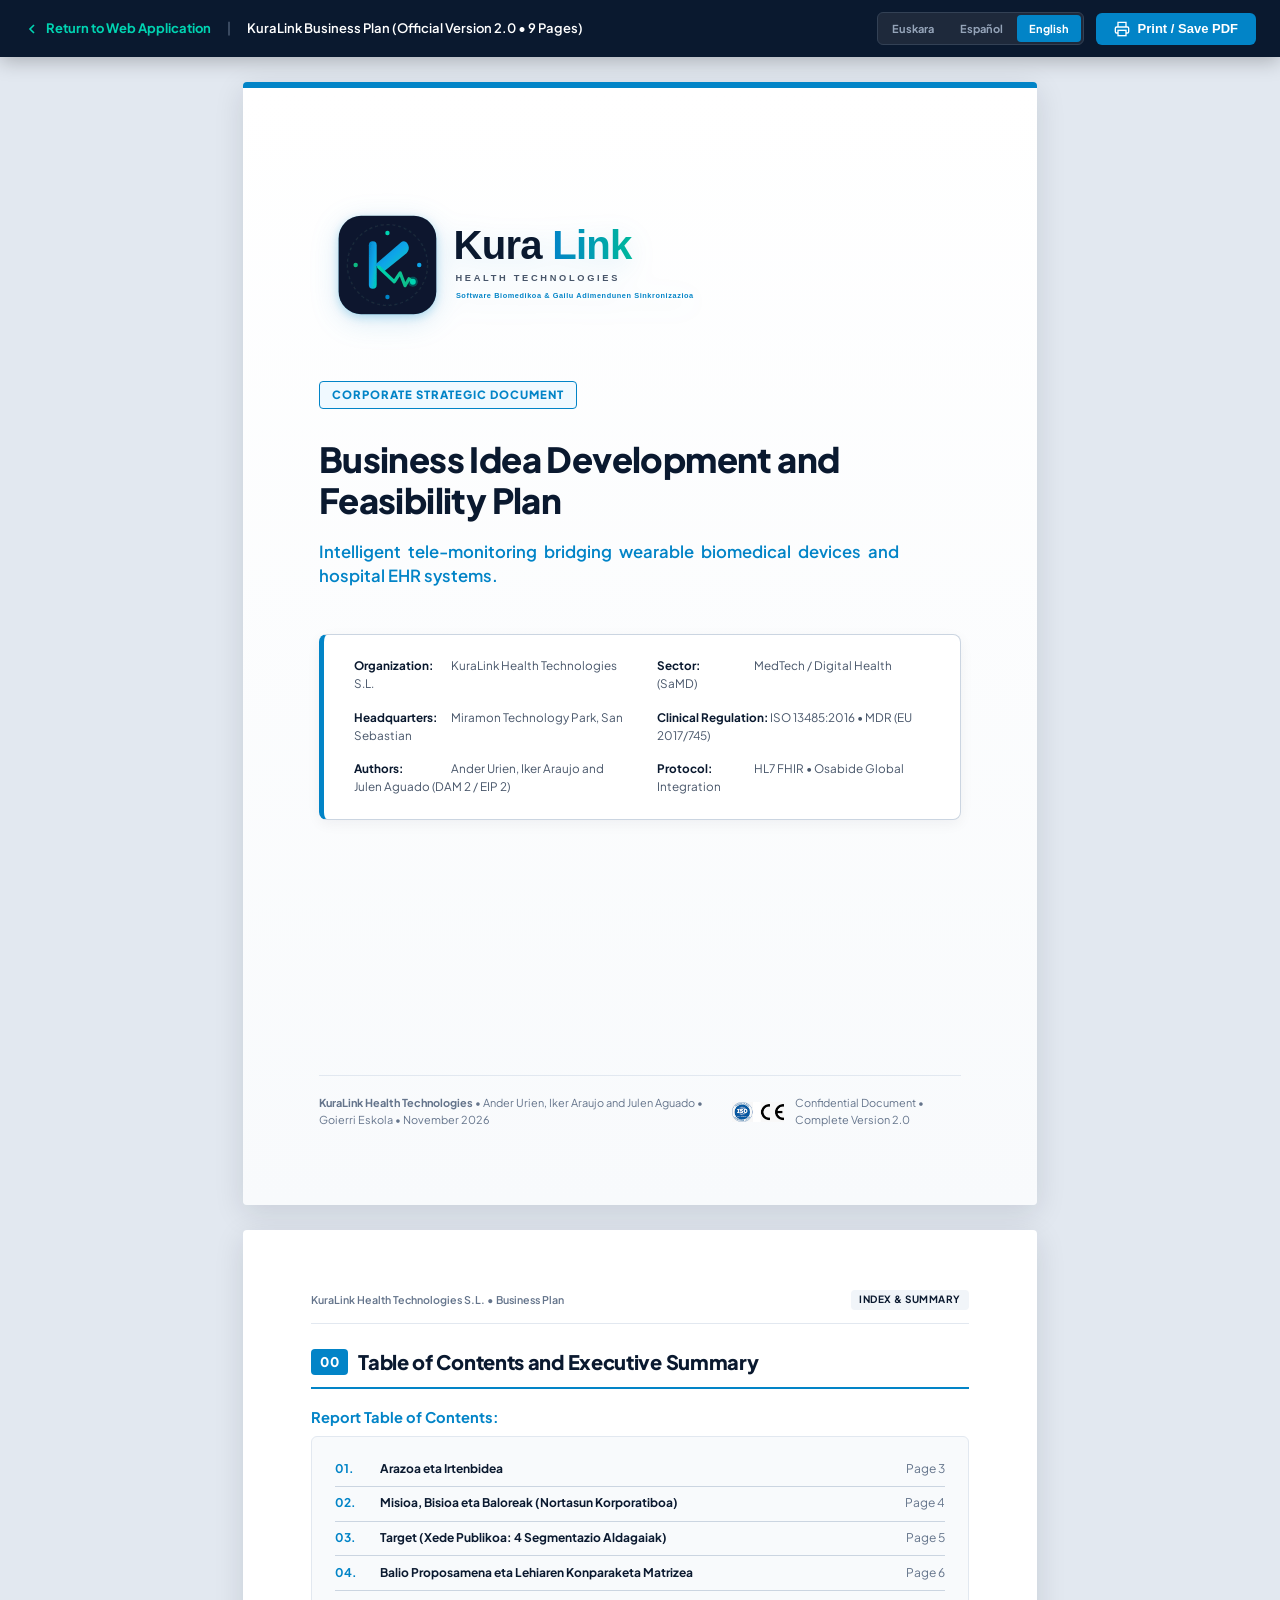
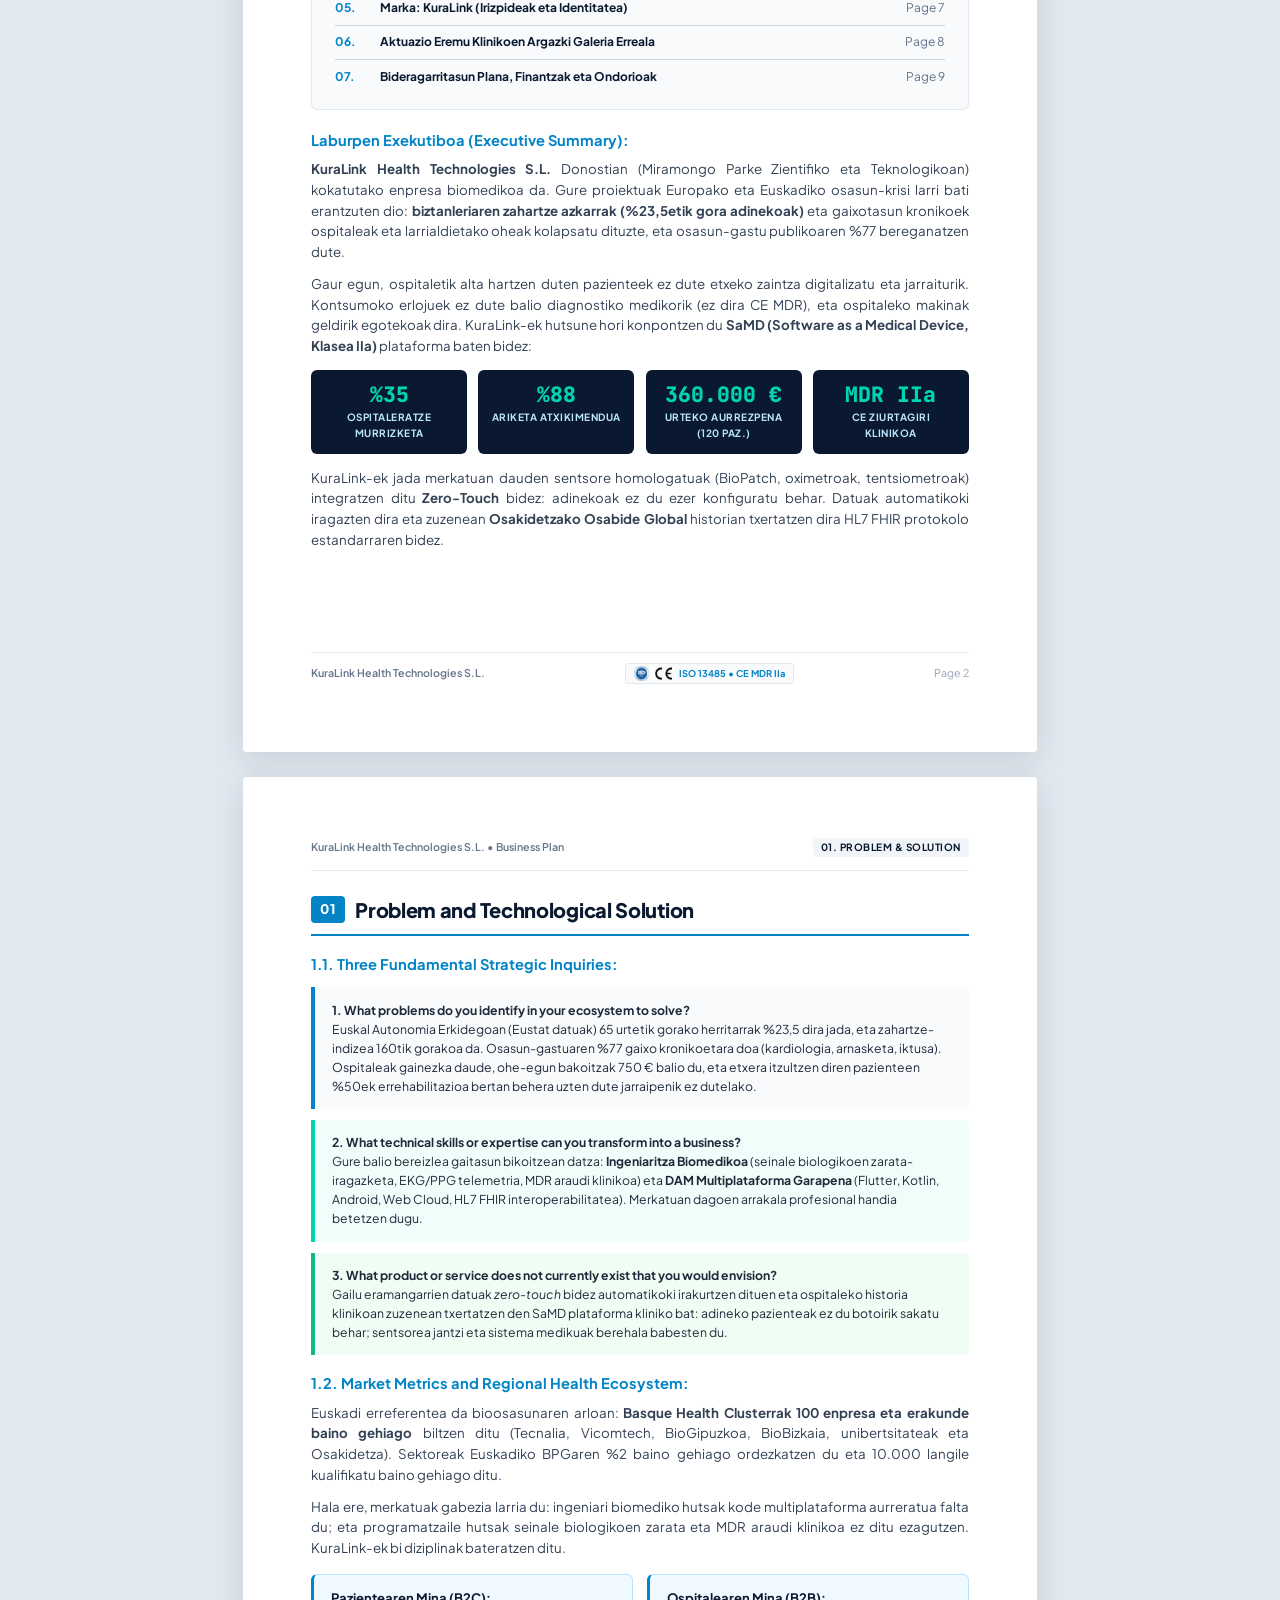
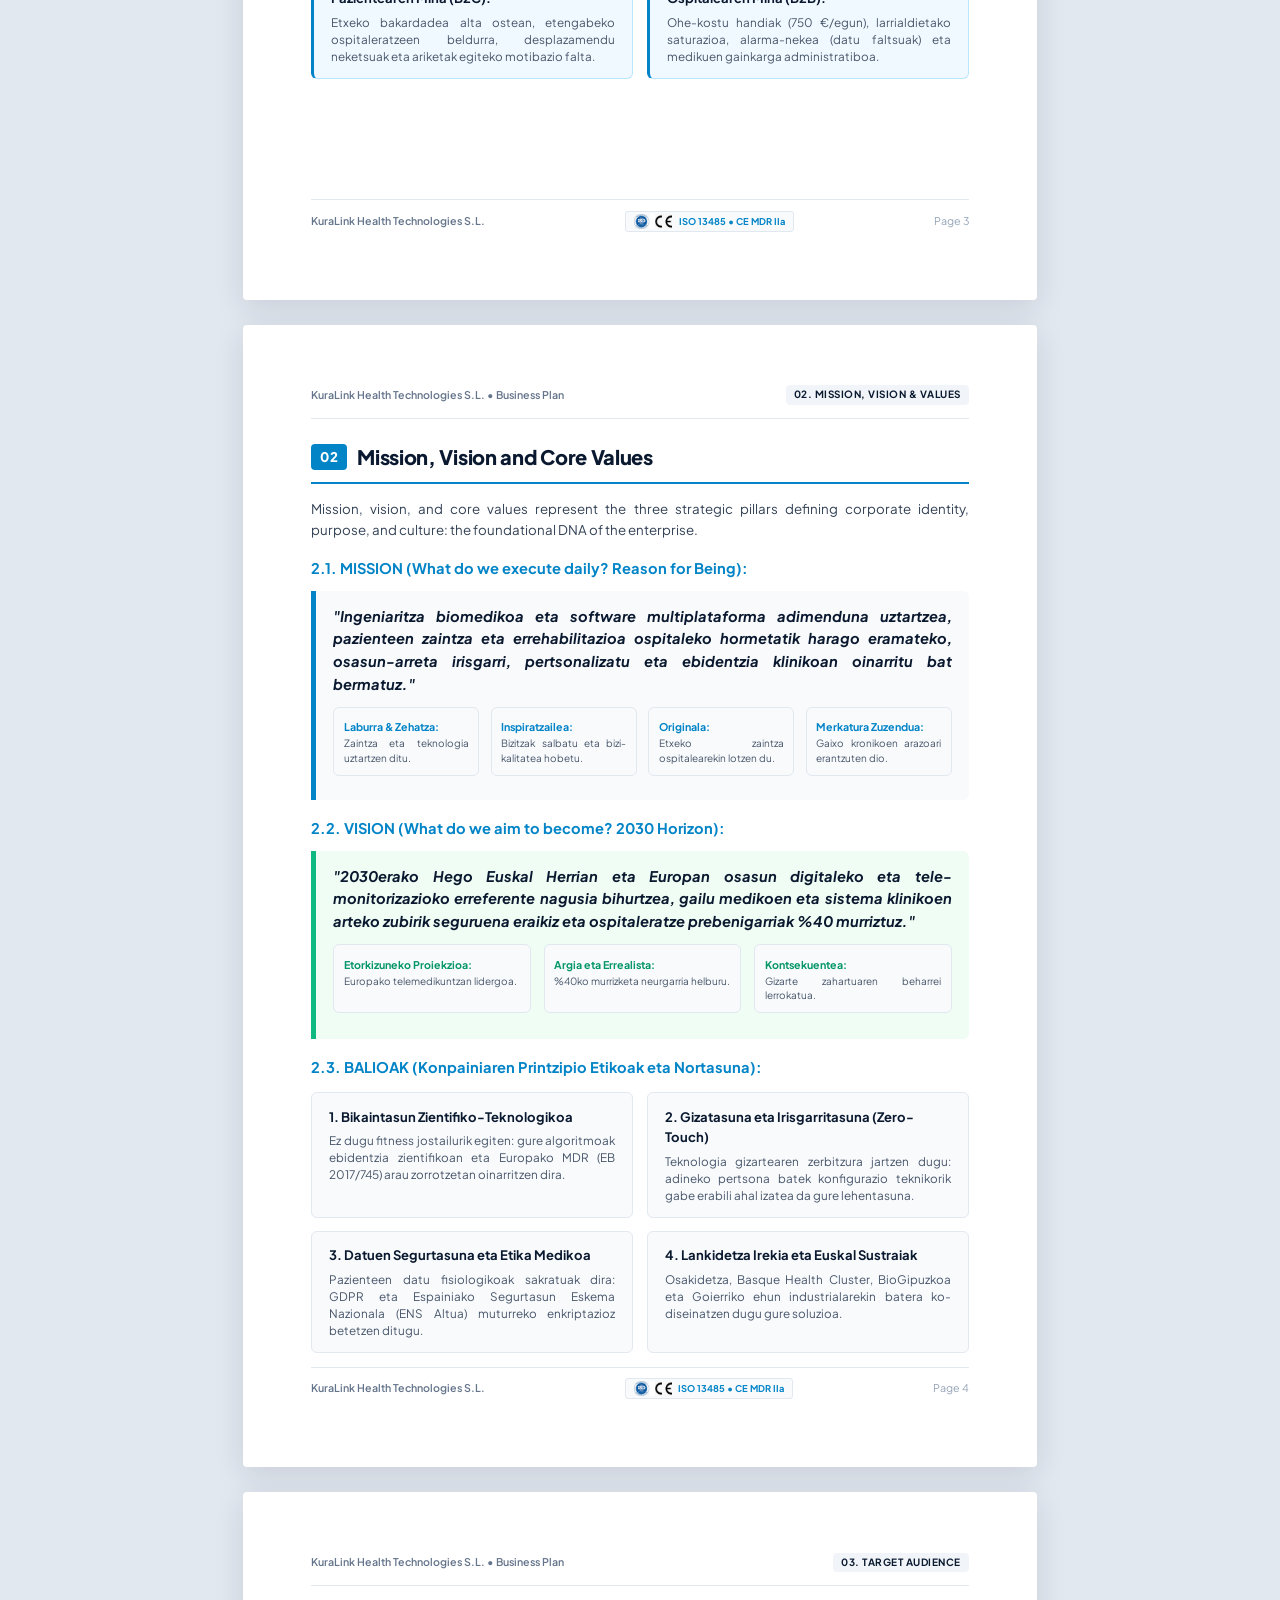
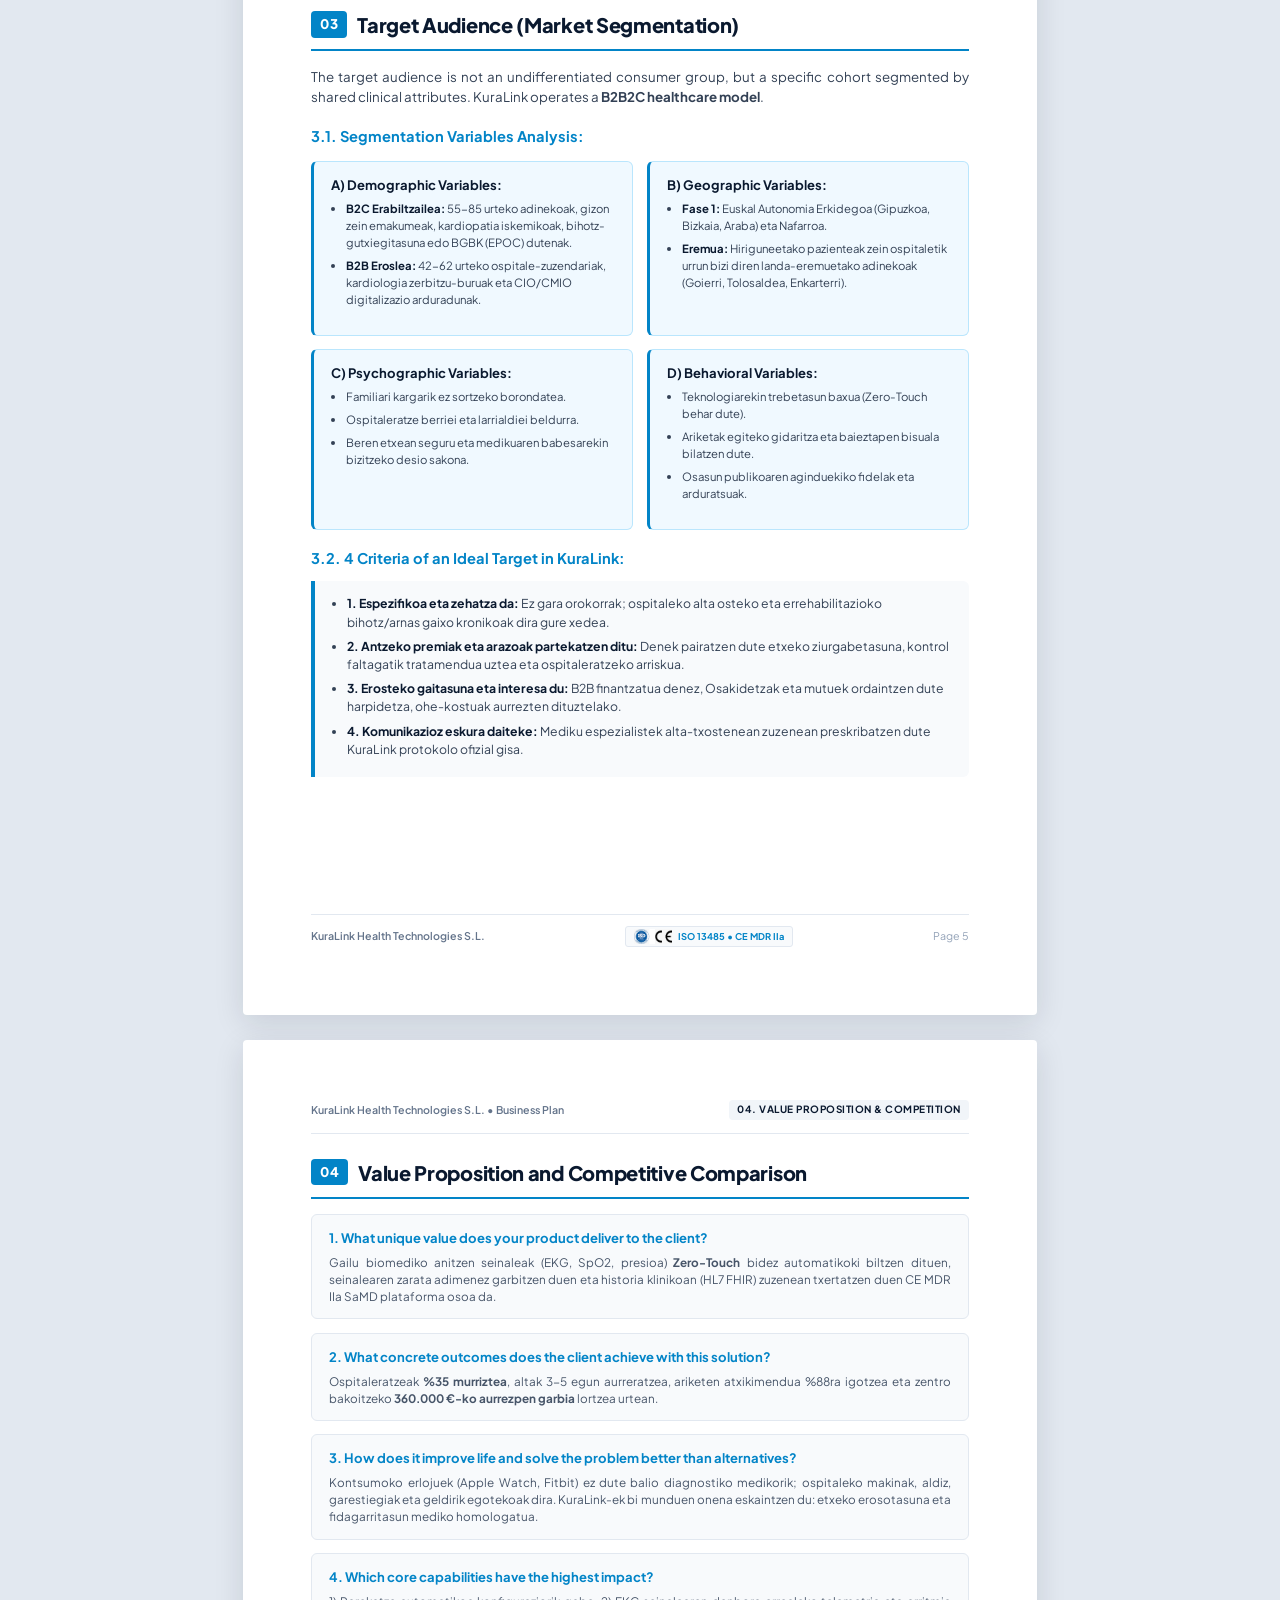
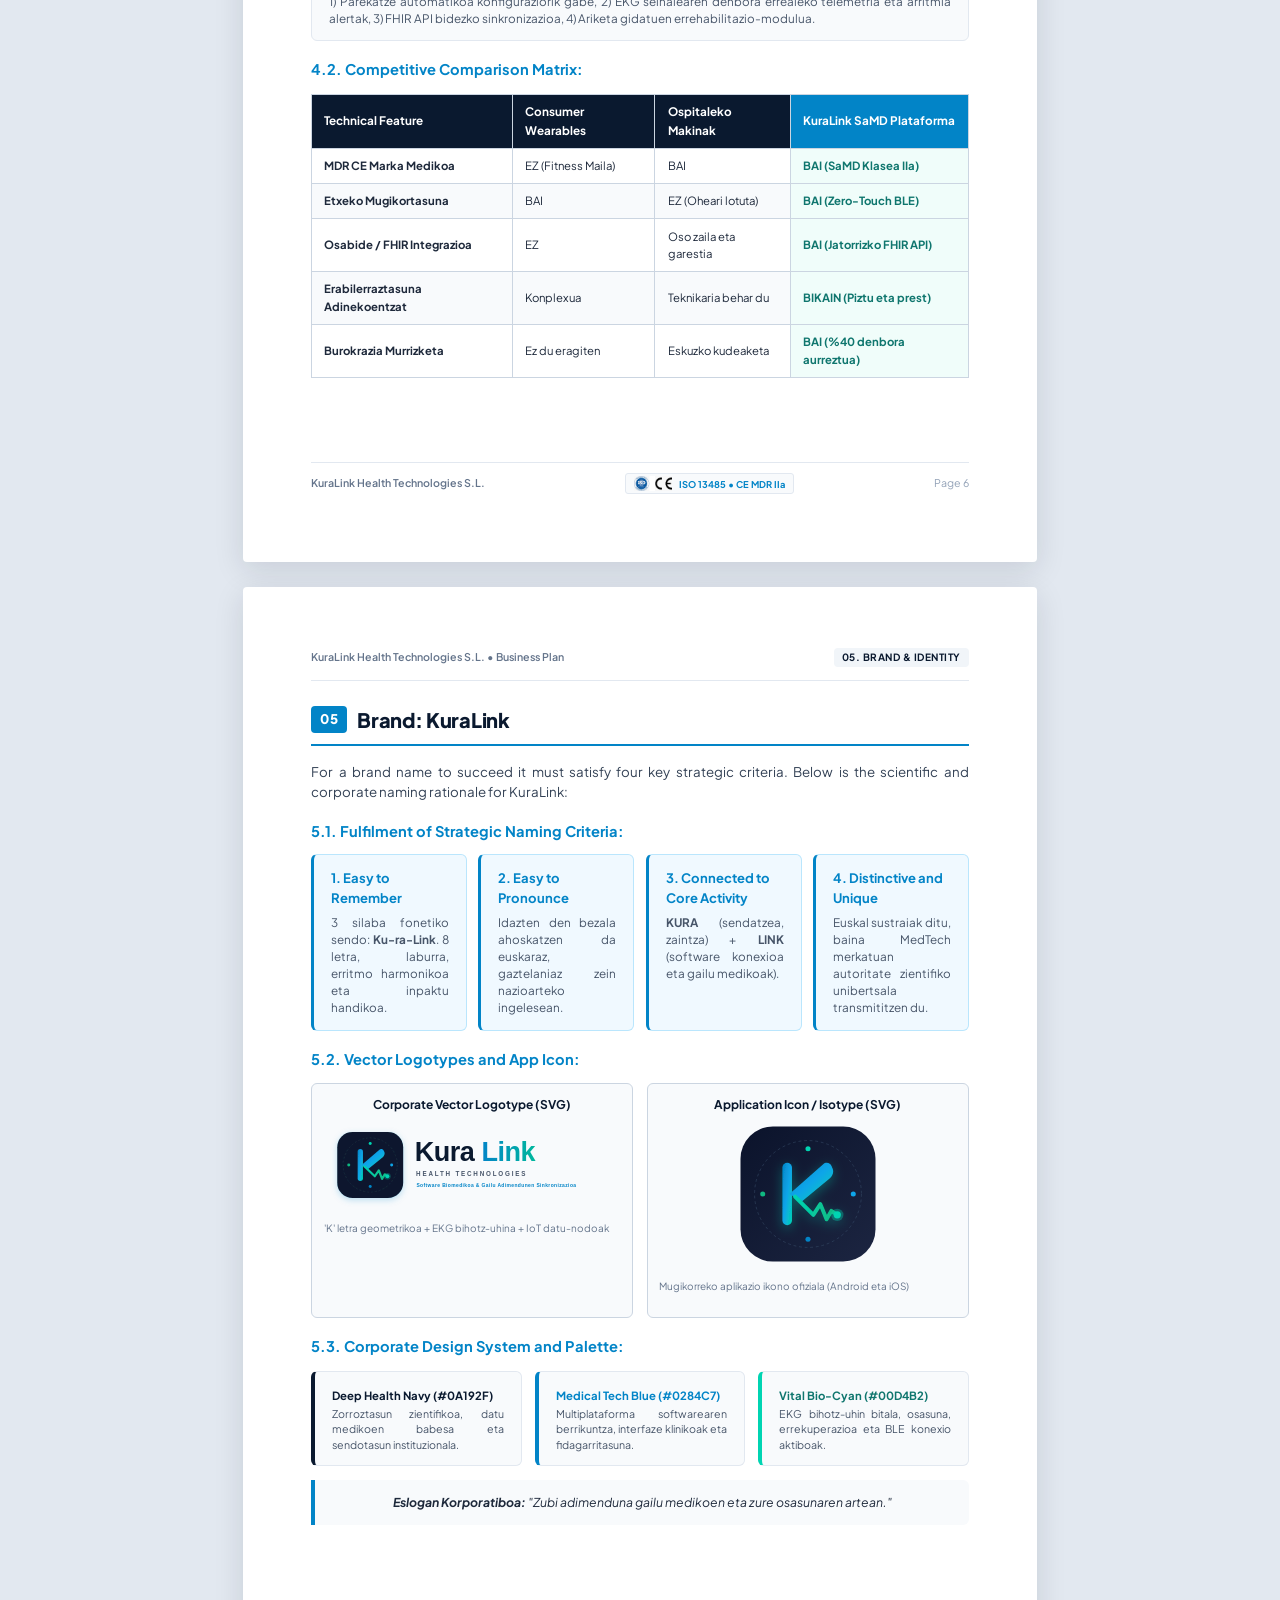
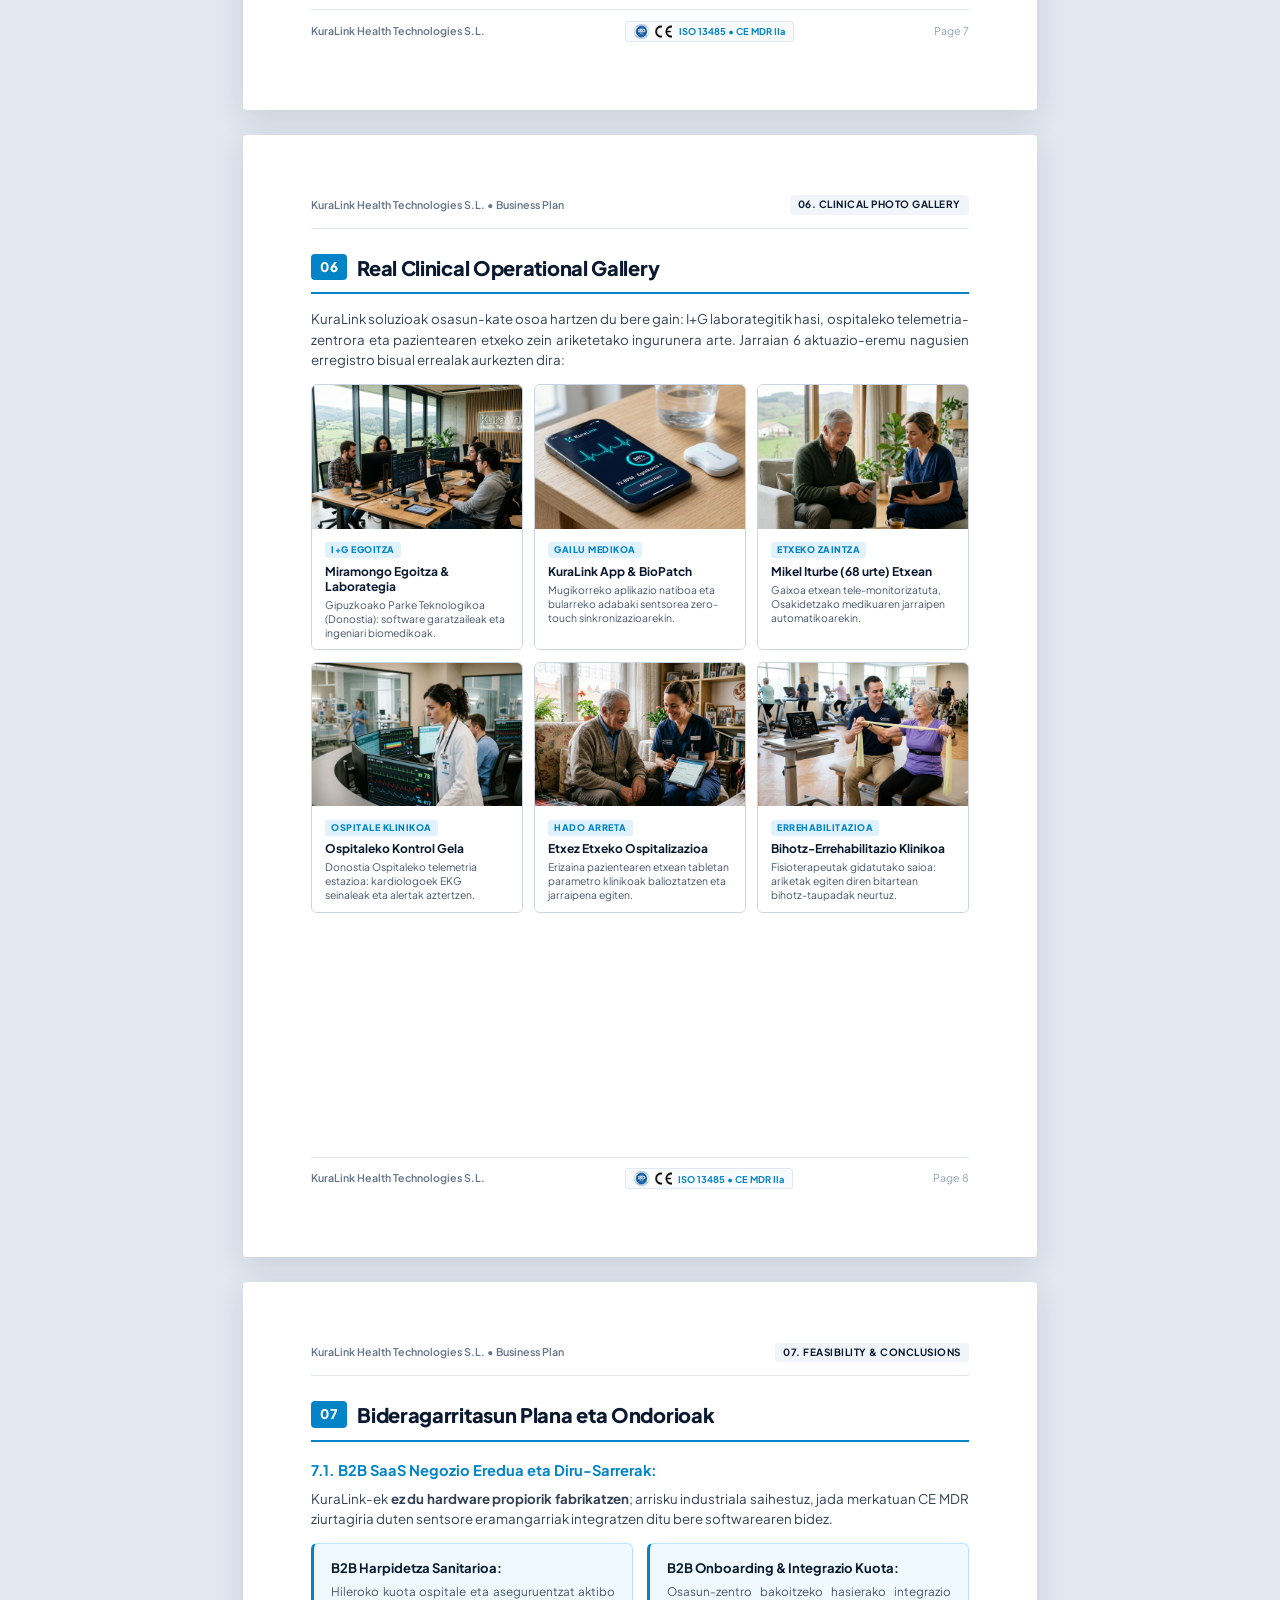
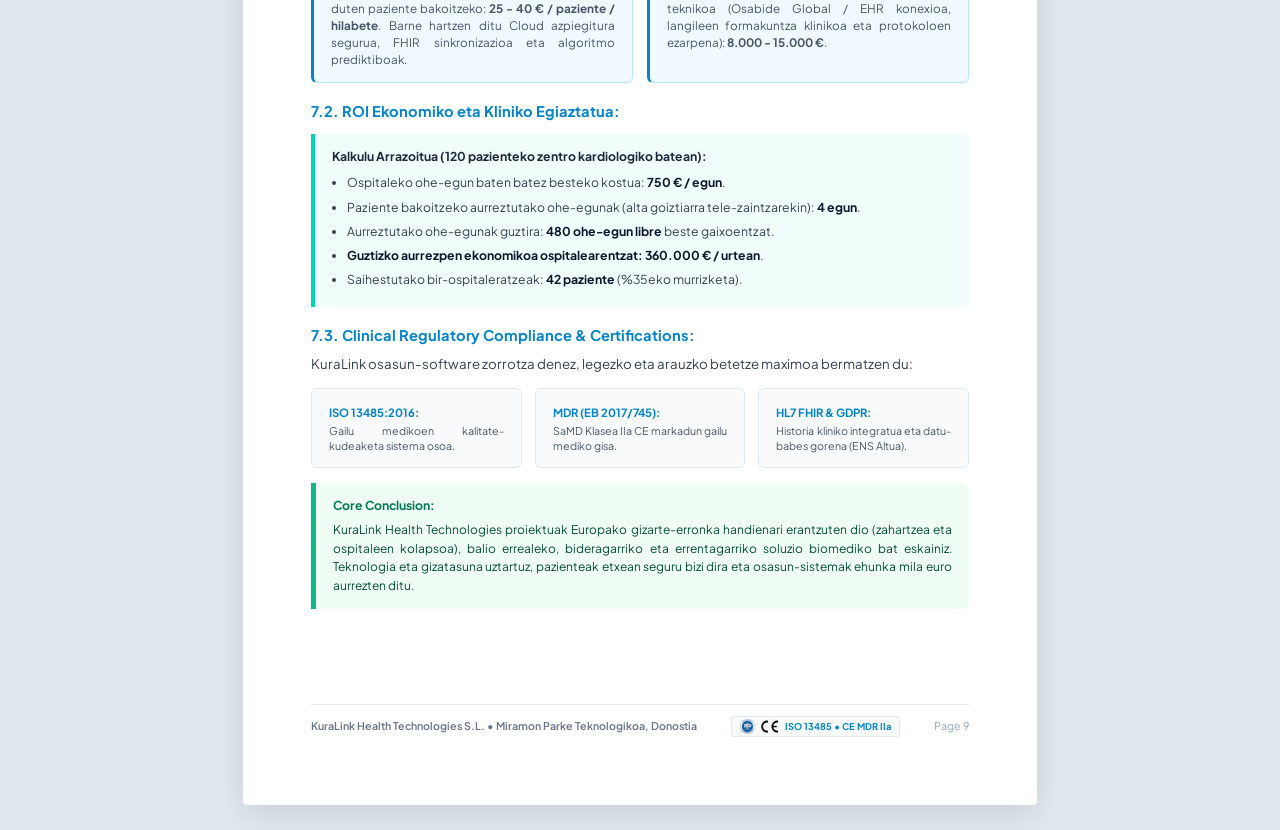
<file: kuralink_web_app/txostena_inprimatzeko_en.html>
<!DOCTYPE html>
<html lang="eu">
<head>
  <meta charset="UTF-8">
  <meta name="viewport" content="width=device-width, initial-scale=1.0">
  <title>KuraLink Health Technologies - Business Idea Development and Feasibility Plan</title>
  <link rel="icon" type="image/svg+xml" href="assets/images/kuralink_icon.svg">
  <style>
    @import url('https://fonts.googleapis.com/css2?family=Plus+Jakarta+Sans:wght@400;500;600;700;800&family=JetBrains+Mono:wght@500;700&display=swap');

    * {
      box-sizing: border-box;
      margin: 0;
      padding: 0;
    }

    body {
      font-family: 'Plus Jakarta Sans', -apple-system, BlinkMacSystemFont, "Segoe UI", Roboto, sans-serif;
      color: #1E293B;
      background: #E2E8F0;
      line-height: 1.55;
      font-size: 10pt;
      -webkit-font-smoothing: antialiased;
    }

    /* Print Setup */
    @page {
      size: A4 portrait;
      margin: 12mm 14mm 14mm 14mm;
    }

    @media print {
      body {
        background: white;
      }
      .no-print {
        display: none !important;
      }
      .page {
        margin: 0;
        box-shadow: none;
        border: none;
        width: 100%;
        min-height: 270mm;
        page-break-after: always;
        break-after: page;
      }
      .page:last-child {
        page-break-after: auto;
        break-after: auto;
      }
    }

    /* Interactive Top Action Bar */
    .print-actions-bar {
      position: sticky;
      top: 0;
      z-index: 1000;
      background: #0A192F;
      color: white;
      padding: 12px 24px;
      display: flex;
      justify-content: space-between;
      align-items: center;
      box-shadow: 0 4px 20px rgba(0, 0, 0, 0.25);
    }
    .print-actions-left {
      display: flex;
      align-items: center;
      gap: 16px;
    }
    .print-actions-left a {
      color: #00D4B2;
      text-decoration: none;
      font-weight: 700;
      font-size: 13px;
      display: inline-flex;
      align-items: center;
      gap: 6px;
      transition: color 0.2s;
    }
    .print-actions-left a:hover {
      color: #38BDF8;
    }
    .print-actions-right {
      display: flex;
      align-items: center;
      gap: 12px;
    }
    .print-lang-group {
      display: inline-flex;
      align-items: center;
      background: #1E293B;
      border: 1px solid #334155;
      border-radius: 6px;
      padding: 2px;
      gap: 2px;
    }
    .btn-lang-choice {
      background: transparent;
      border: none;
      color: #94A3B8;
      font-size: 11px;
      font-weight: 700;
      padding: 5px 12px;
      border-radius: 4px;
      cursor: pointer;
      text-decoration: none;
      transition: all 0.2s;
    }
    .btn-lang-choice:hover {
      color: white;
    }
    .btn-lang-choice.active {
      background: #0284C7;
      color: white;
    }
    .btn-print {
      background: #0284C7;
      color: white;
      border: none;
      padding: 8px 18px;
      border-radius: 6px;
      font-weight: 700;
      font-size: 13px;
      cursor: pointer;
      display: inline-flex;
      align-items: center;
      gap: 8px;
      transition: background 0.2s;
    }
    .btn-print:hover {
      background: #0369A1;
    }

    /* Document Sheet Wrapper */
    .doc-container {
      max-width: 210mm;
      margin: 25px auto;
    }

    .page {
      background: #FFFFFF;
      width: 210mm;
      min-height: 297mm;
      padding: 16mm 18mm 18mm 18mm;
      margin-bottom: 25px;
      box-shadow: 0 8px 30px rgba(15, 23, 42, 0.12);
      border-radius: 4px;
      position: relative;
      display: flex;
      flex-direction: column;
      box-sizing: border-box;
    }

    /* Running Header & Footer */
    .page-header {
      display: flex;
      justify-content: space-between;
      align-items: center;
      border-bottom: 1.5px solid #E2E8F0;
      padding-bottom: 3.5mm;
      margin-bottom: 6mm;
      font-size: 8pt;
      color: #64748B;
      font-weight: 600;
    }
    .page-header-title {
      color: #0284C7;
      font-weight: 700;
    }
    .page-header-tag {
      background: #F1F5F9;
      color: #0A192F;
      padding: 2px 8px;
      border-radius: 4px;
      font-size: 7.5pt;
      font-weight: 700;
      letter-spacing: 0.5px;
    }

    .page-content {
      flex: 1;
    }

    .page-footer {
      border-top: 1px solid #E2E8F0;
      padding-top: 2.8mm;
      margin-top: auto;
      display: flex;
      justify-content: space-between;
      align-items: center;
      font-size: 8pt;
      color: #94A3B8;
    }
    .page-footer-left {
      font-weight: 600;
      color: #64748B;
    }
    .page-footer-cert {
      display: inline-flex;
      align-items: center;
      gap: 1.8mm;
      font-size: 7pt;
      font-weight: 700;
      color: #0284C7;
      background: #F8FAFC;
      border: 1px solid #E2E8F0;
      padding: 0.5mm 2mm;
      border-radius: 3px;
    }
    .footer-cert-stamp {
      height: 4mm;
      width: auto;
      object-fit: contain;
      display: block;
    }

    /* ==========================================================================
       COVER PAGE
       ========================================================================== */
    .cover-page {
      display: flex;
      flex-direction: column;
      justify-content: space-between;
      background: linear-gradient(180deg, #FFFFFF 0%, #F8FAFC 100%);
      border-top: 6px solid #0284C7;
      padding: 20mm 20mm 20mm 20mm;
    }
    .cover-top {
      padding-top: 10mm;
    }
    .cover-logo-wrapper {
      margin-bottom: 14mm;
    }
    .cover-logo {
      width: 440px;
      max-width: 100%;
      height: auto;
      display: block;
      filter: drop-shadow(0 6px 14px rgba(2, 132, 199, 0.15));
    }
    .cover-badge-row {
      display: flex;
      align-items: center;
      gap: 10px;
      margin-bottom: 8mm;
    }
    .cover-badge {
      display: inline-block;
      background: #F0FDF4;
      border: 1px solid #10B981;
      color: #047857;
      font-size: 8.5pt;
      font-weight: 800;
      text-transform: uppercase;
      letter-spacing: 1px;
      padding: 4px 12px;
      border-radius: 4px;
    }
    .cover-badge.blue {
      background: #F0F9FF;
      border-color: #0284C7;
      color: #0284C7;
    }
    .cover-title {
      font-size: 26pt;
      font-weight: 800;
      color: #0A192F;
      line-height: 1.18;
      margin-bottom: 5mm;
      letter-spacing: -0.6px;
    }
    .cover-subtitle {
      font-size: 12.5pt;
      color: #0284C7;
      font-weight: 600;
      line-height: 1.45;
      max-width: 580px;
      margin-bottom: 12mm;
    }

    /* Cover Metadata Box */
    .cover-meta-card {
      background: #FFFFFF;
      border: 1px solid #CBD5E1;
      border-left: 5px solid #0284C7;
      border-radius: 8px;
      padding: 6mm 8mm;
      margin-bottom: 10mm;
      box-shadow: 0 4px 14px rgba(15, 23, 42, 0.05);
    }
    .meta-grid {
      display: grid;
      grid-template-columns: 1fr 1fr;
      gap: 4mm 8mm;
      font-size: 8.8pt;
    }
    .meta-item strong {
      color: #0A192F;
      display: inline-block;
      min-width: 95px;
    }
    .meta-item span {
      color: #475569;
    }

    .cover-bottom-bar {
      border-top: 1.5px solid #E2E8F0;
      padding-top: 5mm;
      display: flex;
      justify-content: space-between;
      color: #64748B;
      font-size: 8.2pt;
    }

    /* ==========================================================================
       SECTION HEADINGS & TYPOGRAPHY
       ========================================================================== */
    h2.section-heading {
      font-size: 15pt;
      font-weight: 800;
      color: #0A192F;
      border-bottom: 2px solid #0284C7;
      padding-bottom: 2.5mm;
      margin-bottom: 4mm;
      display: flex;
      align-items: center;
      gap: 10px;
      letter-spacing: -0.3px;
    }
    h2.section-heading .num {
      background: #0284C7;
      color: white;
      font-size: 10pt;
      font-weight: 800;
      padding: 3px 9px;
      border-radius: 4px;
      letter-spacing: 0.5px;
    }

    h3.sub-heading {
      font-size: 11pt;
      font-weight: 700;
      color: #0284C7;
      margin-top: 4.5mm;
      margin-bottom: 2mm;
      display: flex;
      align-items: center;
      gap: 6px;
    }

    p {
      margin-bottom: 3mm;
      color: #334155;
      text-align: justify;
      line-height: 1.55;
    }

    ul, ol {
      margin-left: 6mm;
      margin-bottom: 3.5mm;
      color: #334155;
    }
    li {
      margin-bottom: 1.5mm;
      line-height: 1.5;
    }
    li strong {
      color: #0A192F;
    }

    /* Content Cards & Grids */
    .grid-2 {
      display: grid;
      grid-template-columns: 1fr 1fr;
      gap: 3.5mm;
      margin: 3.5mm 0;
    }
    .grid-3 {
      display: grid;
      grid-template-columns: 1fr 1fr 1fr;
      gap: 3.5mm;
      margin: 3.5mm 0;
    }
    .grid-4 {
      display: grid;
      grid-template-columns: repeat(4, 1fr);
      gap: 3mm;
      margin: 3mm 0;
    }

    .card {
      background: #F8FAFC;
      border: 1px solid #E2E8F0;
      border-radius: 6px;
      padding: 3.5mm 4.5mm;
    }
    .card.highlight {
      background: #F0F9FF;
      border-color: #BAE6FD;
      border-left: 3.5px solid #0284C7;
    }
    .card h4 {
      font-size: 9.8pt;
      font-weight: 700;
      color: #0A192F;
      margin-bottom: 1.5mm;
    }
    .card p {
      margin-bottom: 0;
      font-size: 8.8pt;
      color: #475569;
      line-height: 1.45;
    }

    .callout-box {
      background: #F8FAFC;
      border-left: 4px solid #0284C7;
      padding: 3.5mm 4.5mm;
      margin: 3mm 0;
      border-radius: 0 6px 6px 0;
      font-size: 9.2pt;
    }
    .callout-box.green {
      border-left-color: #10B981;
      background: #F0FDF4;
    }
    .callout-box.cyan {
      border-left-color: #00D4B2;
      background: #F0FDFA;
    }
    .callout-box.navy {
      border-left-color: #0A192F;
      background: #F1F5F9;
    }

    /* Comparison Table */
    table.comp-table {
      width: 100%;
      border-collapse: collapse;
      margin: 3.5mm 0;
      font-size: 8.5pt;
    }
    table.comp-table th, table.comp-table td {
      border: 1px solid #CBD5E1;
      padding: 2.2mm 3.2mm;
      text-align: left;
    }
    table.comp-table th {
      background: #0A192F;
      color: white;
      font-weight: 700;
      font-size: 8.8pt;
    }
    table.comp-table th.brand-col {
      background: #0284C7;
      color: white;
    }
    table.comp-table tr:nth-child(even) {
      background: #F8FAFC;
    }
    table.comp-table td.highlight-cell {
      background: #F0FDFA !important;
      font-weight: 700;
      color: #0F766E;
    }

    /* Visual Photo Cards for Marka & Clinical Gallery */
    .photo-grid-doc {
      display: grid;
      grid-template-columns: 1fr 1fr;
      gap: 4mm;
      margin: 3.5mm 0;
    }
    .photo-grid-doc.three-col {
      grid-template-columns: 1fr 1fr 1fr;
      gap: 3mm;
    }

    .photo-doc-card {
      background: #FFFFFF;
      border: 1px solid #CBD5E1;
      border-radius: 6px;
      overflow: hidden;
      display: flex;
      flex-direction: column;
    }
    .photo-doc-card img {
      width: 100%;
      height: 38mm;
      object-fit: cover;
      display: block;
    }
    .photo-doc-card.tall img {
      height: 48mm;
    }
    .photo-doc-info {
      padding: 2.5mm 3.5mm;
      background: #FFFFFF;
      flex: 1;
    }
    .photo-doc-tag {
      display: inline-block;
      font-size: 6.8pt;
      font-weight: 800;
      text-transform: uppercase;
      letter-spacing: 0.5px;
      color: #0284C7;
      background: #E0F2FE;
      padding: 1px 6px;
      border-radius: 3px;
      margin-bottom: 1.5mm;
    }
    .photo-doc-info h5 {
      font-size: 9pt;
      font-weight: 700;
      color: #0A192F;
      margin-bottom: 1mm;
      line-height: 1.25;
    }
    .photo-doc-info p {
      font-size: 7.8pt;
      color: #475569;
      line-height: 1.35;
      margin-bottom: 0;
      text-align: left;
    }

    /* Brand Asset Display */
    .brand-asset-box {
      border: 1px solid #CBD5E1;
      border-radius: 6px;
      padding: 3mm;
      background: #F8FAFC;
      text-align: center;
    }
    .brand-asset-box img {
      max-width: 100%;
      height: auto;
      display: inline-block;
    }

    /* Metric Badges */
    .metric-row {
      display: grid;
      grid-template-columns: repeat(4, 1fr);
      gap: 3mm;
      margin: 3.5mm 0;
    }
    .metric-card {
      background: #0A192F;
      color: white;
      padding: 3.5mm;
      border-radius: 6px;
      text-align: center;
    }
    .metric-val {
      font-size: 16pt;
      font-weight: 800;
      color: #00D4B2;
      line-height: 1.1;
      font-family: 'JetBrains Mono', monospace;
    }
    .metric-label {
      font-size: 7.5pt;
      text-transform: uppercase;
      letter-spacing: 0.5px;
      color: #BAE6FD;
      margin-top: 1mm;
      font-weight: 700;
    }
  </style>
</head>
<body>

  <!-- Screen Top Bar with Instant Print / PDF Save Action -->
  <div class="print-actions-bar no-print">
    <div class="print-actions-left">
      <a href="index.html">
        <svg width="16" height="16" viewBox="0 0 24 24" fill="none" stroke="currentColor" stroke-width="2.5"><polyline points="15 18 9 12 15 6"></polyline></svg>
        Return to Web Application
      </a>
      <span style="color: #64748B;">|</span>
      <span style="font-size: 13px; font-weight: 600;">KuraLink Business Plan (Official Version 2.0 • 9 Pages)</span>
    </div>
    <div class="print-actions-right">
      <div class="print-lang-group">
        <a href="txostena_inprimatzeko.html" class="btn-lang-choice" title="Basque Report">Euskara</a>
        <a href="txostena_inprimatzeko_es.html" class="btn-lang-choice" title="Plan de Negocio en Español">Español</a>
        <a href="txostena_inprimatzeko_en.html" class="btn-lang-choice active" title="Business Plan in English">English</a>
      </div>
      <button class="btn-print" onclick="window.print()">
        <svg width="16" height="16" viewBox="0 0 24 24" fill="none" stroke="currentColor" stroke-width="2"><polyline points="6 9 6 2 18 2 18 9"></polyline><path d="M6 18H4a2 2 0 0 1-2-2v-5a2 2 0 0 1 2-2h16a2 2 0 0 1 2 2v5a2 2 0 0 1-2 2h-2"></path><rect x="6" y="14" width="12" height="8"></rect></svg>
        Print / Save PDF
      </button>
    </div>
  </div>

  <div class="doc-container">

    <!-- ====================================================================
         ORRIALDEA 1: AZALA (COVER PAGE)
         ==================================================================== -->
    <div class="page cover-page">
      <div class="cover-top">
        <div class="cover-logo-wrapper">
          <img src="assets/images/kuralink_logo_print.svg" alt="KuraLink Health Technologies Logo" class="cover-logo">
        </div>

        <div class="cover-badge-row">
          <span class="cover-badge blue">CORPORATE STRATEGIC DOCUMENT</span>
        </div>

        <h1 class="cover-title">Business Idea Development and Feasibility Plan</h1>
        <p class="cover-subtitle">
          Intelligent tele-monitoring bridging wearable biomedical devices and hospital EHR systems.
        </p>

        <!-- Executive Metadata Box -->
        <div class="cover-meta-card">
          <div class="meta-grid">
            <div class="meta-item"><strong>Organization:</strong> <span>KuraLink Health Technologies S.L.</span></div>
            <div class="meta-item"><strong>Sector:</strong> <span>MedTech / Digital Health (SaMD)</span></div>
            <div class="meta-item"><strong>Headquarters:</strong> <span>Miramon Technology Park, San Sebastian</span></div>
            <div class="meta-item"><strong>Clinical Regulation:</strong> <span>ISO 13485:2016 • MDR (EU 2017/745)</span></div>
            <div class="meta-item"><strong>Authors:</strong> <span>Ander Urien, Iker Araujo and Julen Aguado (DAM 2 / EIP 2)</span></div>
            <div class="meta-item"><strong>Protocol:</strong> <span>HL7 FHIR • Osabide Global Integration</span></div>
          </div>
        </div>
      </div>

      <div class="cover-bottom-bar">
        <div><strong>KuraLink Health Technologies</strong> • Ander Urien, Iker Araujo and Julen Aguado • Goierri Eskola • November 2026</div>
        <div style="display: flex; align-items: center; gap: 3mm;">
          <img src="assets/images/iso_ce_certifications.png" alt="ISO 13485 &amp; CE Mark" style="height: 5.5mm; width: auto; object-fit: contain;">
          <span>Confidential Document • Complete Version 2.0</span>
        </div>
      </div>
    </div>


    <!-- ====================================================================
         ORRIALDEA 2: AURKIBIDEA ETA LABURPEN EXEKUTIBOA
         ==================================================================== -->
    <div class="page">
      <div class="page-header">
        <span>KuraLink Health Technologies S.L. • Business Plan</span>
        <span class="page-header-tag">INDEX &amp; SUMMARY</span>
      </div>

      <div class="page-content">
        <h2 class="section-heading"><span class="num">00</span> Table of Contents and Executive Summary</h2>

        <h3 class="sub-heading">Report Table of Contents:</h3>
        <div class="card" style="margin-bottom: 5mm; padding: 4mm 6mm;">
          <table style="width: 100%; font-size: 9pt; border-collapse: collapse;">
            <tr style="border-bottom: 1px solid #CBD5E1;">
              <td style="padding: 2mm 0; font-weight: 700; color: #0284C7; width: 45px;">01.</td>
              <td style="padding: 2mm 0; font-weight: 700; color: #0A192F;">Arazoa eta Irtenbidea</td>
              <td style="padding: 2mm 0; text-align: right; color: #64748B;">Page 3</td>
            </tr>
            <tr style="border-bottom: 1px solid #CBD5E1;">
              <td style="padding: 2mm 0; font-weight: 700; color: #0284C7;">02.</td>
              <td style="padding: 2mm 0; font-weight: 700; color: #0A192F;">Misioa, Bisioa eta Baloreak (Nortasun Korporatiboa)</td>
              <td style="padding: 2mm 0; text-align: right; color: #64748B;">Page 4</td>
            </tr>
            <tr style="border-bottom: 1px solid #CBD5E1;">
              <td style="padding: 2mm 0; font-weight: 700; color: #0284C7;">03.</td>
              <td style="padding: 2mm 0; font-weight: 700; color: #0A192F;">Target (Xede Publikoa: 4 Segmentazio Aldagaiak)</td>
              <td style="padding: 2mm 0; text-align: right; color: #64748B;">Page 5</td>
            </tr>
            <tr style="border-bottom: 1px solid #CBD5E1;">
              <td style="padding: 2mm 0; font-weight: 700; color: #0284C7;">04.</td>
              <td style="padding: 2mm 0; font-weight: 700; color: #0A192F;">Balio Proposamena eta Lehiaren Konparaketa Matrizea</td>
              <td style="padding: 2mm 0; text-align: right; color: #64748B;">Page 6</td>
            </tr>
            <tr style="border-bottom: 1px solid #CBD5E1;">
              <td style="padding: 2mm 0; font-weight: 700; color: #0284C7;">05.</td>
              <td style="padding: 2mm 0; font-weight: 700; color: #0A192F;">Marka: KuraLink (Irizpideak eta Identitatea)</td>
              <td style="padding: 2mm 0; text-align: right; color: #64748B;">Page 7</td>
            </tr>
            <tr style="border-bottom: 1px solid #CBD5E1;">
              <td style="padding: 2mm 0; font-weight: 700; color: #0284C7;">06.</td>
              <td style="padding: 2mm 0; font-weight: 700; color: #0A192F;">Aktuazio Eremu Klinikoen Argazki Galeria Erreala</td>
              <td style="padding: 2mm 0; text-align: right; color: #64748B;">Page 8</td>
            </tr>
            <tr>
              <td style="padding: 2mm 0; font-weight: 700; color: #0284C7;">07.</td>
              <td style="padding: 2mm 0; font-weight: 700; color: #0A192F;">Bideragarritasun Plana, Finantzak eta Ondorioak</td>
              <td style="padding: 2mm 0; text-align: right; color: #64748B;">Page 9</td>
            </tr>
          </table>
        </div>

        <h3 class="sub-heading">Laburpen Exekutiboa (Executive Summary):</h3>
        <p>
          <strong>KuraLink Health Technologies S.L.</strong> Donostian (Miramongo Parke Zientifiko eta Teknologikoan) kokatutako enpresa biomedikoa da. Gure proiektuak Europako eta Euskadiko osasun-krisi larri bati erantzuten dio: <strong>biztanleriaren zahartze azkarrak (%23,5etik gora adinekoak)</strong> eta gaixotasun kronikoek ospitaleak eta larrialdietako oheak kolapsatu dituzte, eta osasun-gastu publikoaren %77 bereganatzen dute.
        </p>
        <p>
          Gaur egun, ospitaletik alta hartzen duten pazienteek ez dute etxeko zaintza digitalizatu eta jarraiturik. Kontsumoko erlojuek ez dute balio diagnostiko medikorik (ez dira CE MDR), eta ospitaleko makinak geldirik egotekoak dira. KuraLink-ek hutsune hori konpontzen du <strong>SaMD (Software as a Medical Device, Klasea IIa)</strong> plataforma baten bidez:
        </p>

        <div class="metric-row">
          <div class="metric-card">
            <div class="metric-val">%35</div>
            <div class="metric-label">Ospitaleratze Murrizketa</div>
          </div>
          <div class="metric-card">
            <div class="metric-val">%88</div>
            <div class="metric-label">Ariketa Atxikimendua</div>
          </div>
          <div class="metric-card">
            <div class="metric-val">360.000 €</div>
            <div class="metric-label">Urteko Aurrezpena (120 paz.)</div>
          </div>
          <div class="metric-card">
            <div class="metric-val">MDR IIa</div>
            <div class="metric-label">CE Ziurtagiri Klinikoa</div>
          </div>
        </div>

        <p>
          KuraLink-ek jada merkatuan dauden sentsore homologatuak (BioPatch, oximetroak, tentsiometroak) integratzen ditu <strong>Zero-Touch</strong> bidez: adinekoak ez du ezer konfiguratu behar. Datuak automatikoki iragazten dira eta zuzenean <strong>Osakidetzako Osabide Global</strong> historian txertatzen dira HL7 FHIR protokolo estandarraren bidez.
        </p>
      </div>

      <div class="page-footer">
        <span class="page-footer-left">KuraLink Health Technologies S.L.</span>
        <div class="page-footer-cert">
          <img src="assets/images/iso_ce_certifications.png" alt="ISO 13485 &amp; CE" class="footer-cert-stamp">
          <span>ISO 13485 • CE MDR IIa</span>
        </div>
        <span>Page 2</span>
      </div>
    </div>


    <!-- ====================================================================
         ORRIALDEA 3: 01 - ARAZOA ETA IRTENBIDEA
         ==================================================================== -->
    <div class="page">
      <div class="page-header">
        <span>KuraLink Health Technologies S.L. • Business Plan</span>
        <span class="page-header-tag">01. PROBLEM &amp; SOLUTION</span>
      </div>

      <div class="page-content">
        <h2 class="section-heading"><span class="num">01</span> Problem and Technological Solution</h2>

        <h3 class="sub-heading">1.1. Three Fundamental Strategic Inquiries:</h3>

        <div class="callout-box">
          <strong>1. What problems do you identify in your ecosystem to solve?</strong><br>
          Euskal Autonomia Erkidegoan (Eustat datuak) 65 urtetik gorako herritarrak %23,5 dira jada, eta zahartze-indizea 160tik gorakoa da. Osasun-gastuaren %77 gaixo kronikoetara doa (kardiologia, arnasketa, iktusa). Ospitaleak gainezka daude, ohe-egun bakoitzak 750 € balio du, eta etxera itzultzen diren pazienteen %50ek errehabilitazioa bertan behera uzten dute jarraipenik ez dutelako.
        </div>

        <div class="callout-box cyan">
          <strong>2. What technical skills or expertise can you transform into a business?</strong><br>
          Gure balio bereizlea gaitasun bikoitzean datza: <strong>Ingeniaritza Biomedikoa</strong> (seinale biologikoen zarata-iragazketa, EKG/PPG telemetria, MDR araudi klinikoa) eta <strong>DAM Multiplataforma Garapena</strong> (Flutter, Kotlin, Android, Web Cloud, HL7 FHIR interoperabilitatea). Merkatuan dagoen arrakala profesional handia betetzen dugu.
        </div>

        <div class="callout-box green">
          <strong>3. What product or service does not currently exist that you would envision?</strong><br>
          Gailu eramangarrien datuak <em>zero-touch</em> bidez automatikoki irakurtzen dituen eta ospitaleko historia klinikoan zuzenean txertatzen den SaMD plataforma kliniko bat: adineko pazienteak ez du botoirik sakatu behar; sentsorea jantzi eta sistema medikuak berehala babesten du.
        </div>

        <h3 class="sub-heading">1.2. Market Metrics and Regional Health Ecosystem:</h3>
        <p>
          Euskadi erreferentea da bioosasunaren arloan: <strong>Basque Health Clusterrak 100 enpresa eta erakunde baino gehiago</strong> biltzen ditu (Tecnalia, Vicomtech, BioGipuzkoa, BioBizkaia, unibertsitateak eta Osakidetza). Sektoreak Euskadiko BPGaren %2 baino gehiago ordezkatzen du eta 10.000 langile kualifikatu baino gehiago ditu.
        </p>
        <p>
          Hala ere, merkatuak gabezia larria du: ingeniari biomediko hutsak kode multiplataforma aurreratua falta du; eta programatzaile hutsak seinale biologikoen zarata eta MDR araudi klinikoa ez ditu ezagutzen. KuraLink-ek bi diziplinak bateratzen ditu.
        </p>

        <div class="grid-2" style="margin-top: 4mm;">
          <div class="card highlight">
            <h4>Pazientearen Mina (B2C):</h4>
            <p>Etxeko bakardadea alta ostean, etengabeko ospitaleratzeen beldurra, desplazamendu neketsuak eta ariketak egiteko motibazio falta.</p>
          </div>
          <div class="card highlight">
            <h4>Ospitalearen Mina (B2B):</h4>
            <p>Ohe-kostu handiak (750 €/egun), larrialdietako saturazioa, alarma-nekea (datu faltsuak) eta medikuen gainkarga administratiboa.</p>
          </div>
        </div>
      </div>

      <div class="page-footer">
        <span class="page-footer-left">KuraLink Health Technologies S.L.</span>
        <div class="page-footer-cert">
          <img src="assets/images/iso_ce_certifications.png" alt="ISO 13485 &amp; CE" class="footer-cert-stamp">
          <span>ISO 13485 • CE MDR IIa</span>
        </div>
        <span>Page 3</span>
      </div>
    </div>


    <!-- ====================================================================
         ORRIALDEA 4: 02 - MISIOA, BISIOA ETA BALOREAK
         ==================================================================== -->
    <div class="page">
      <div class="page-header">
        <span>KuraLink Health Technologies S.L. • Business Plan</span>
        <span class="page-header-tag">02. MISSION, VISION &amp; VALUES</span>
      </div>

      <div class="page-content">
        <h2 class="section-heading"><span class="num">02</span> Mission, Vision and Core Values</h2>

        <p>
          Mission, vision, and core values represent the three strategic pillars defining corporate identity, purpose, and culture: the foundational DNA of the enterprise.
        </p>

        <h3 class="sub-heading">2.1. MISSION (What do we execute daily? Reason for Being):</h3>
        <div class="callout-box" style="border-left-width: 5px;">
          <p style="font-size: 11pt; font-weight: 700; color: #0A192F; margin-bottom: 2mm; font-style: italic;">
            "Ingeniaritza biomedikoa eta software multiplataforma adimenduna uztartzea, pazienteen zaintza eta errehabilitazioa ospitaleko hormetatik harago eramateko, osasun-arreta irisgarri, pertsonalizatu eta ebidentzia klinikoan oinarritu bat bermatuz."
          </p>
          <div class="grid-4" style="margin-top: 3mm;">
            <div class="card" style="padding: 2.5mm;"><strong style="color:#0284C7; font-size: 8pt;">Laburra &amp; Zehatza:</strong><p style="font-size: 7.5pt;">Zaintza eta teknologia uztartzen ditu.</p></div>
            <div class="card" style="padding: 2.5mm;"><strong style="color:#0284C7; font-size: 8pt;">Inspiratzailea:</strong><p style="font-size: 7.5pt;">Bizitzak salbatu eta bizi-kalitatea hobetu.</p></div>
            <div class="card" style="padding: 2.5mm;"><strong style="color:#0284C7; font-size: 8pt;">Originala:</strong><p style="font-size: 7.5pt;">Etxeko zaintza ospitalearekin lotzen du.</p></div>
            <div class="card" style="padding: 2.5mm;"><strong style="color:#0284C7; font-size: 8pt;">Merkatura Zuzendua:</strong><p style="font-size: 7.5pt;">Gaixo kronikoen arazoari erantzuten dio.</p></div>
          </div>
        </div>

        <h3 class="sub-heading">2.2. VISION (What do we aim to become? 2030 Horizon):</h3>
        <div class="callout-box green" style="border-left-width: 5px;">
          <p style="font-size: 11pt; font-weight: 700; color: #0A192F; margin-bottom: 2mm; font-style: italic;">
            "2030erako Hego Euskal Herrian eta Europan osasun digitaleko eta tele-monitorizazioko erreferente nagusia bihurtzea, gailu medikoen eta sistema klinikoen arteko zubirik seguruena eraikiz eta ospitaleratze prebenigarriak %40 murriztuz."
          </p>
          <div class="grid-3" style="margin-top: 3mm;">
            <div class="card" style="padding: 2.5mm;"><strong style="color:#059669; font-size: 8pt;">Etorkizuneko Proiekzioa:</strong><p style="font-size: 7.5pt;">Europako telemedikuntzan lidergoa.</p></div>
            <div class="card" style="padding: 2.5mm;"><strong style="color:#059669; font-size: 8pt;">Argia eta Errealista:</strong><p style="font-size: 7.5pt;">%40ko murrizketa neurgarria helburu.</p></div>
            <div class="card" style="padding: 2.5mm;"><strong style="color:#059669; font-size: 8pt;">Kontsekuentea:</strong><p style="font-size: 7.5pt;">Gizarte zahartuaren beharrei lerrokatua.</p></div>
          </div>
        </div>

        <h3 class="sub-heading">2.3. BALIOAK (Konpainiaren Printzipio Etikoak eta Nortasuna):</h3>
        <div class="grid-2">
          <div class="card">
            <h4>1. Bikaintasun Zientifiko-Teknologikoa</h4>
            <p>Ez dugu fitness jostailurik egiten: gure algoritmoak ebidentzia zientifikoan eta Europako MDR (EB 2017/745) arau zorrotzetan oinarritzen dira.</p>
          </div>
          <div class="card">
            <h4>2. Gizatasuna eta Irisgarritasuna (Zero-Touch)</h4>
            <p>Teknologia gizartearen zerbitzura jartzen dugu: adineko pertsona batek konfigurazio teknikorik gabe erabili ahal izatea da gure lehentasuna.</p>
          </div>
          <div class="card">
            <h4>3. Datuen Segurtasuna eta Etika Medikoa</h4>
            <p>Pazienteen datu fisiologikoak sakratuak dira: GDPR eta Espainiako Segurtasun Eskema Nazionala (ENS Altua) muturreko enkriptazioz betetzen ditugu.</p>
          </div>
          <div class="card">
            <h4>4. Lankidetza Irekia eta Euskal Sustraiak</h4>
            <p>Osakidetza, Basque Health Cluster, BioGipuzkoa eta Goierriko ehun industrialarekin batera ko-diseinatzen dugu gure soluzioa.</p>
          </div>
        </div>
      </div>

      <div class="page-footer">
        <span class="page-footer-left">KuraLink Health Technologies S.L.</span>
        <div class="page-footer-cert">
          <img src="assets/images/iso_ce_certifications.png" alt="ISO 13485 &amp; CE" class="footer-cert-stamp">
          <span>ISO 13485 • CE MDR IIa</span>
        </div>
        <span>Page 4</span>
      </div>
    </div>


    <!-- ====================================================================
         ORRIALDEA 5: 03 - TARGET (XEDE PUBLIKOA)
         ==================================================================== -->
    <div class="page">
      <div class="page-header">
        <span>KuraLink Health Technologies S.L. • Business Plan</span>
        <span class="page-header-tag">03. TARGET AUDIENCE</span>
      </div>

      <div class="page-content">
        <h2 class="section-heading"><span class="num">03</span> Target Audience (Market Segmentation)</h2>

        <p>
          The target audience is not an undifferentiated consumer group, but a specific cohort segmented by shared clinical attributes. KuraLink operates a <strong>B2B2C healthcare model</strong>.
        </p>

        <h3 class="sub-heading">3.1. Segmentation Variables Analysis:</h3>
        <div class="grid-2">
          <div class="card highlight">
            <h4>A) Demographic Variables:</h4>
            <ul style="font-size: 8.5pt; margin-left: 4mm;">
              <li><strong>B2C Erabiltzailea:</strong> 55-85 urteko adinekoak, gizon zein emakumeak, kardiopatia iskemikoak, bihotz-gutxiegitasuna edo BGBK (EPOC) dutenak.</li>
              <li><strong>B2B Eroslea:</strong> 42-62 urteko ospitale-zuzendariak, kardiologia zerbitzu-buruak eta CIO/CMIO digitalizazio arduradunak.</li>
            </ul>
          </div>
          <div class="card highlight">
            <h4>B) Geographic Variables:</h4>
            <ul style="font-size: 8.5pt; margin-left: 4mm;">
              <li><strong>Fase 1:</strong> Euskal Autonomia Erkidegoa (Gipuzkoa, Bizkaia, Araba) eta Nafarroa.</li>
              <li><strong>Eremua:</strong> Hiriguneetako pazienteak zein ospitaletik urrun bizi diren landa-eremuetako adinekoak (Goierri, Tolosaldea, Enkarterri).</li>
            </ul>
          </div>
          <div class="card highlight">
            <h4>C) Psychographic Variables:</h4>
            <ul style="font-size: 8.5pt; margin-left: 4mm;">
              <li>Familiari kargarik ez sortzeko borondatea.</li>
              <li>Ospitaleratze berriei eta larrialdiei beldurra.</li>
              <li>Beren etxean seguru eta medikuaren babesarekin bizitzeko desio sakona.</li>
            </ul>
          </div>
          <div class="card highlight">
            <h4>D) Behavioral Variables:</h4>
            <ul style="font-size: 8.5pt; margin-left: 4mm;">
              <li>Teknologiarekin trebetasun baxua (Zero-Touch behar dute).</li>
              <li>Ariketak egiteko gidaritza eta baieztapen bisuala bilatzen dute.</li>
              <li>Osasun publikoaren aginduekiko fidelak eta arduratsuak.</li>
            </ul>
          </div>
        </div>

        <h3 class="sub-heading">3.2. 4 Criteria of an Ideal Target in KuraLink:</h3>
        <div class="callout-box">
          <ul style="margin-left: 4mm; margin-bottom: 0;">
            <li><strong>1. Espezifikoa eta zehatza da:</strong> Ez gara orokorrak; ospitaleko alta osteko eta errehabilitazioko bihotz/arnas gaixo kronikoak dira gure xedea.</li>
            <li><strong>2. Antzeko premiak eta arazoak partekatzen ditu:</strong> Denek pairatzen dute etxeko ziurgabetasuna, kontrol faltagatik tratamendua uztea eta ospitaleratzeko arriskua.</li>
            <li><strong>3. Erosteko gaitasuna eta interesa du:</strong> B2B finantzatua denez, Osakidetzak eta mutuek ordaintzen dute harpidetza, ohe-kostuak aurrezten dituztelako.</li>
            <li><strong>4. Komunikazioz eskura daiteke:</strong> Mediku espezialistek alta-txostenean zuzenean preskribatzen dute KuraLink protokolo ofizial gisa.</li>
          </ul>
        </div>
      </div>

      <div class="page-footer">
        <span class="page-footer-left">KuraLink Health Technologies S.L.</span>
        <div class="page-footer-cert">
          <img src="assets/images/iso_ce_certifications.png" alt="ISO 13485 &amp; CE" class="footer-cert-stamp">
          <span>ISO 13485 • CE MDR IIa</span>
        </div>
        <span>Page 5</span>
      </div>
    </div>


    <!-- ====================================================================
         ORRIALDEA 6: 04 - BALIO PROPOSAMENA ETA LEHIAREN KONPARAKETA
         ==================================================================== -->
    <div class="page">
      <div class="page-header">
        <span>KuraLink Health Technologies S.L. • Business Plan</span>
        <span class="page-header-tag">04. VALUE PROPOSITION &amp; COMPETITION</span>
      </div>

      <div class="page-content">
        <h2 class="section-heading"><span class="num">04</span> Value Proposition and Competitive Comparison</h2>

        <div class="card" style="margin-bottom: 3.5mm;">
          <h4 style="color:#0284C7;">1. What unique value does your product deliver to the client?</h4>
          <p>
            Gailu biomediko anitzen seinaleak (EKG, SpO2, presioa) <strong>Zero-Touch</strong> bidez automatikoki biltzen dituen, seinalearen zarata adimenez garbitzen duen eta historia klinikoan (HL7 FHIR) zuzenean txertatzen duen CE MDR IIa SaMD plataforma osoa da.
          </p>
        </div>

        <div class="card" style="margin-bottom: 3.5mm;">
          <h4 style="color:#0284C7;">2. What concrete outcomes does the client achieve with this solution?</h4>
          <p>
            Ospitaleratzeak <strong>%35 murriztea</strong>, altak 3-5 egun aurreratzea, ariketen atxikimendua %88ra igotzea eta zentro bakoitzeko <strong>360.000 €-ko aurrezpen garbia</strong> lortzea urtean.
          </p>
        </div>

        <div class="card" style="margin-bottom: 3.5mm;">
          <h4 style="color:#0284C7;">3. How does it improve life and solve the problem better than alternatives?</h4>
          <p>
            Kontsumoko erlojuek (Apple Watch, Fitbit) ez dute balio diagnostiko medikorik; ospitaleko makinak, aldiz, garestiegiak eta geldirik egotekoak dira. KuraLink-ek bi munduen onena eskaintzen du: etxeko erosotasuna eta fidagarritasun mediko homologatua.
          </p>
        </div>

        <div class="card" style="margin-bottom: 3.5mm;">
          <h4 style="color:#0284C7;">4. Which core capabilities have the highest impact?</h4>
          <p>
            1) Parekatze automatikoa konfiguraziorik gabe, 2) EKG seinalearen denbora errealeko telemetria eta arritmia alertak, 3) FHIR API bidezko sinkronizazioa, 4) Ariketa gidatuen errehabilitazio-modulua.
          </p>
        </div>

        <h3 class="sub-heading">4.2. Competitive Comparison Matrix:</h3>
        <table class="comp-table">
          <thead>
            <tr>
              <th>Technical Feature</th>
              <th>Consumer Wearables</th>
              <th>Ospitaleko Makinak</th>
              <th class="brand-col">KuraLink SaMD Plataforma</th>
            </tr>
          </thead>
          <tbody>
            <tr>
              <td><strong>MDR CE Marka Medikoa</strong></td>
              <td>EZ (Fitness Maila)</td>
              <td>BAI</td>
              <td class="highlight-cell">BAI (SaMD Klasea IIa)</td>
            </tr>
            <tr>
              <td><strong>Etxeko Mugikortasuna</strong></td>
              <td>BAI</td>
              <td>EZ (Oheari lotuta)</td>
              <td class="highlight-cell">BAI (Zero-Touch BLE)</td>
            </tr>
            <tr>
              <td><strong>Osabide / FHIR Integrazioa</strong></td>
              <td>EZ</td>
              <td>Oso zaila eta garestia</td>
              <td class="highlight-cell">BAI (Jatorrizko FHIR API)</td>
            </tr>
            <tr>
              <td><strong>Erabilerraztasuna Adinekoentzat</strong></td>
              <td>Konplexua</td>
              <td>Teknikaria behar du</td>
              <td class="highlight-cell">BIKAIN (Piztu eta prest)</td>
            </tr>
            <tr>
              <td><strong>Burokrazia Murrizketa</strong></td>
              <td>Ez du eragiten</td>
              <td>Eskuzko kudeaketa</td>
              <td class="highlight-cell">BAI (%40 denbora aurreztua)</td>
            </tr>
          </tbody>
        </table>
      </div>

      <div class="page-footer">
        <span class="page-footer-left">KuraLink Health Technologies S.L.</span>
        <div class="page-footer-cert">
          <img src="assets/images/iso_ce_certifications.png" alt="ISO 13485 &amp; CE" class="footer-cert-stamp">
          <span>ISO 13485 • CE MDR IIa</span>
        </div>
        <span>Page 6</span>
      </div>
    </div>


    <!-- ====================================================================
         ORRIALDEA 7: 05 - MARKA ETA IDENTITATE BISUALA
         ==================================================================== -->
    <div class="page">
      <div class="page-header">
        <span>KuraLink Health Technologies S.L. • Business Plan</span>
        <span class="page-header-tag">05. BRAND &amp; IDENTITY</span>
      </div>

      <div class="page-content">
        <h2 class="section-heading"><span class="num">05</span> Brand: KuraLink</h2>

        <p>
          For a brand name to succeed it must satisfy four key strategic criteria. Below is the scientific and corporate naming rationale for KuraLink:
        </p>

        <h3 class="sub-heading">5.1. Fulfilment of Strategic Naming Criteria:</h3>
        <div class="grid-4" style="margin-bottom: 4mm;">
          <div class="card highlight">
            <h4 style="color:#0284C7;">1. Easy to Remember</h4>
            <p>3 silaba fonetiko sendo: <strong>Ku-ra-Link</strong>. 8 letra, laburra, erritmo harmonikoa eta inpaktu handikoa.</p>
          </div>
          <div class="card highlight">
            <h4 style="color:#0284C7;">2. Easy to Pronounce</h4>
            <p>Idazten den bezala ahoskatzen da euskaraz, gaztelaniaz zein nazioarteko ingelesean.</p>
          </div>
          <div class="card highlight">
            <h4 style="color:#0284C7;">3. Connected to Core Activity</h4>
            <p><strong>KURA</strong> (sendatzea, zaintza) + <strong>LINK</strong> (software konexioa eta gailu medikoak).</p>
          </div>
          <div class="card highlight">
            <h4 style="color:#0284C7;">4. Distinctive and Unique</h4>
            <p>Euskal sustraiak ditu, baina MedTech merkatuan autoritate zientifiko unibertsala transmititzen du.</p>
          </div>
        </div>

        <h3 class="sub-heading">5.2. Vector Logotypes and App Icon:</h3>
        <div class="grid-2" style="margin-bottom: 4mm;">
          <div class="brand-asset-box">
            <h5 style="font-size: 9pt; color: #0A192F; margin-bottom: 2mm;">Corporate Vector Logotype (SVG)</h5>
            <img src="assets/images/kuralink_logo_print.svg" alt="KuraLink Logotipo Korporatiboa" style="max-height: 42mm;">
            <p style="font-size: 7.5pt; color: #64748B; margin-top: 2mm;">'K' letra geometrikoa + EKG bihotz-uhina + IoT datu-nodoak</p>
          </div>
          <div class="brand-asset-box">
            <h5 style="font-size: 9pt; color: #0A192F; margin-bottom: 2mm;">Application Icon / Isotype (SVG)</h5>
            <img src="assets/images/kuralink_icon.svg" alt="KuraLink Aplikazio Ikonoa" style="height: 38mm; border-radius: 12px;">
            <p style="font-size: 7.5pt; color: #64748B; margin-top: 2mm;">Mugikorreko aplikazio ikono ofiziala (Android eta iOS)</p>
          </div>
        </div>

        <h3 class="sub-heading">5.3. Corporate Design System and Palette:</h3>
        <div class="grid-3">
          <div class="card" style="border-left: 4px solid #0A192F;">
            <strong style="color:#0A192F; font-size: 8.5pt;">Deep Health Navy (#0A192F)</strong>
            <p style="font-size: 8pt;">Zorroztasun zientifikoa, datu medikoen babesa eta sendotasun instituzionala.</p>
          </div>
          <div class="card" style="border-left: 4px solid #0284C7;">
            <strong style="color:#0284C7; font-size: 8.5pt;">Medical Tech Blue (#0284C7)</strong>
            <p style="font-size: 8pt;">Multiplataforma softwarearen berrikuntza, interfaze klinikoak eta fidagarritasuna.</p>
          </div>
          <div class="card" style="border-left: 4px solid #00D4B2;">
            <strong style="color:#0F766E; font-size: 8.5pt;">Vital Bio-Cyan (#00D4B2)</strong>
            <p style="font-size: 8pt;">EKG bihotz-uhin bitala, osasuna, errekuperazioa eta BLE konexio aktiboak.</p>
          </div>
        </div>

        <div class="callout-box" style="margin-top: 3.5mm; font-style: italic; text-align: center;">
          <strong>Eslogan Korporatiboa:</strong> "Zubi adimenduna gailu medikoen eta zure osasunaren artean."
        </div>
      </div>

      <div class="page-footer">
        <span class="page-footer-left">KuraLink Health Technologies S.L.</span>
        <div class="page-footer-cert">
          <img src="assets/images/iso_ce_certifications.png" alt="ISO 13485 &amp; CE" class="footer-cert-stamp">
          <span>ISO 13485 • CE MDR IIa</span>
        </div>
        <span>Page 7</span>
      </div>
    </div>


    <!-- ====================================================================
         ORRIALDEA 8: AKTUAZIO EREMU KLINIKOEN ARGAZKI GALERIA ERREALA
         ==================================================================== -->
    <div class="page">
      <div class="page-header">
        <span>KuraLink Health Technologies S.L. • Business Plan</span>
        <span class="page-header-tag">06. CLINICAL PHOTO GALLERY</span>
      </div>

      <div class="page-content">
        <h2 class="section-heading"><span class="num">06</span> Real Clinical Operational Gallery</h2>
        <p style="margin-bottom: 3.5mm;">
          KuraLink soluzioak osasun-kate osoa hartzen du bere gain: I+G laborategitik hasi, ospitaleko telemetria-zentrora eta pazientearen etxeko zein ariketetako ingurunera arte. Jarraian 6 aktuazio-eremu nagusien erregistro bisual errealak aurkezten dira:
        </p>

        <!-- 6 Real Photos Grid -->
        <div class="photo-grid-doc three-col">
          <!-- 1. Miramon I+G -->
          <div class="photo-doc-card">
            <img src="assets/images/kuralink_enpresa_irudia.jpg" alt="Miramongo KuraLink Egoitza">
            <div class="photo-doc-info">
              <span class="photo-doc-tag">I+G Egoitza</span>
              <h5>Miramongo Egoitza &amp; Laborategia</h5>
              <p>Gipuzkoako Parke Teknologikoa (Donostia): software garatzaileak eta ingeniari biomedikoak.</p>
            </div>
          </div>

          <!-- 2. App & BioPatch -->
          <div class="photo-doc-card">
            <img src="assets/images/kuralink_app_mockup.jpg" alt="KuraLink Mugikorreko App-a">
            <div class="photo-doc-info">
              <span class="photo-doc-tag">Gailu Medikoa</span>
              <h5>KuraLink App &amp; BioPatch</h5>
              <p>Mugikorreko aplikazio natiboa eta bularreko adabaki sentsorea zero-touch sinkronizazioarekin.</p>
            </div>
          </div>

          <!-- 3. Pazientea Etxean -->
          <div class="photo-doc-card">
            <img src="assets/images/kuralink_pazientea_etxean.jpg" alt="Mikel Iturbe Etxeko Tele-Zaintzan">
            <div class="photo-doc-info">
              <span class="photo-doc-tag">Etxeko Zaintza</span>
              <h5>Mikel Iturbe (68 urte) Etxean</h5>
              <p>Gaixoa etxean tele-monitorizatuta, Osakidetzako medikuaren jarraipen automatikoarekin.</p>
            </div>
          </div>

          <!-- 4. Ospitale Telemetria -->
          <div class="photo-doc-card">
            <img src="assets/images/kuralink_ospitalea_telemetria.jpg" alt="Ospitaleko Tele-Monitorizazio Zentroa">
            <div class="photo-doc-info">
              <span class="photo-doc-tag">Ospitale Klinikoa</span>
              <h5>Ospitaleko Kontrol Gela</h5>
              <p>Donostia Ospitaleko telemetria estazioa: kardiologoek EKG seinaleak eta alertak aztertzen.</p>
            </div>
          </div>

          <!-- 5. HADO Etxez Etxekoa -->
          <div class="photo-doc-card">
            <img src="assets/images/kuralink_etxez_etxeko_zaintza.jpg" alt="Etxez-etxeko Ospitalizazio Taldea">
            <div class="photo-doc-info">
              <span class="photo-doc-tag">HADO Arreta</span>
              <h5>Etxez Etxeko Ospitalizazioa</h5>
              <p>Erizaina pazientearen etxean tabletan parametro klinikoak balioztatzen eta jarraipena egiten.</p>
            </div>
          </div>

          <!-- 6. Errehabilitazioa -->
          <div class="photo-doc-card">
            <img src="assets/images/kuralink_bihotz_errehabilitazioa.jpg" alt="Bihotz-Errehabilitazio Saio Gidatua">
            <div class="photo-doc-info">
              <span class="photo-doc-tag">Errehabilitazioa</span>
              <h5>Bihotz-Errehabilitazio Klinikoa</h5>
              <p>Fisioterapeutak gidatutako saioa: ariketak egiten diren bitartean bihotz-taupadak neurtuz.</p>
            </div>
          </div>
        </div>
      </div>

      <div class="page-footer">
        <span class="page-footer-left">KuraLink Health Technologies S.L.</span>
        <div class="page-footer-cert">
          <img src="assets/images/iso_ce_certifications.png" alt="ISO 13485 &amp; CE" class="footer-cert-stamp">
          <span>ISO 13485 • CE MDR IIa</span>
        </div>
        <span>Page 8</span>
      </div>
    </div>


    <!-- ====================================================================
         ORRIALDEA 9: BIDERAGARRITASUN PLANA, FINANTZAK ETA ONDORIOAK
         ==================================================================== -->
    <div class="page">
      <div class="page-header">
        <span>KuraLink Health Technologies S.L. • Business Plan</span>
        <span class="page-header-tag">07. FEASIBILITY &amp; CONCLUSIONS</span>
      </div>

      <div class="page-content">
        <h2 class="section-heading"><span class="num">07</span> Bideragarritasun Plana eta Ondorioak</h2>

        <h3 class="sub-heading">7.1. B2B SaaS Negozio Eredua eta Diru-Sarrerak:</h3>
        <p>
          KuraLink-ek <strong>ez du hardware propiorik fabrikatzen</strong>; arrisku industriala saihestuz, jada merkatuan CE MDR ziurtagiria duten sentsore eramangarriak integratzen ditu bere softwarearen bidez.
        </p>

        <div class="grid-2" style="margin-bottom: 3.5mm;">
          <div class="card highlight">
            <h4>B2B Harpidetza Sanitarioa:</h4>
            <p>Hileroko kuota ospitale eta aseguruentzat aktibo duten paziente bakoitzeko: <strong>25 - 40 € / paziente / hilabete</strong>. Barne hartzen ditu Cloud azpiegitura segurua, FHIR sinkronizazioa eta algoritmo prediktiboak.</p>
          </div>
          <div class="card highlight">
            <h4>B2B Onboarding &amp; Integrazio Kuota:</h4>
            <p>Osasun-zentro bakoitzeko hasierako integrazio teknikoa (Osabide Global / EHR konexioa, langileen formakuntza klinikoa eta protokoloen ezarpena): <strong>8.000 - 15.000 €</strong>.</p>
          </div>
        </div>

        <h3 class="sub-heading">7.2. ROI Ekonomiko eta Kliniko Egiaztatua:</h3>
        <div class="callout-box cyan">
          <strong>Kalkulu Arrazoitua (120 pazienteko zentro kardiologiko batean):</strong>
          <ul style="margin-left: 4mm; margin-top: 2mm; margin-bottom: 0;">
            <li>Ospitaleko ohe-egun baten batez besteko kostua: <strong>750 € / egun</strong>.</li>
            <li>Paziente bakoitzeko aurreztutako ohe-egunak (alta goiztiarra tele-zaintzarekin): <strong>4 egun</strong>.</li>
            <li>Aurreztutako ohe-egunak guztira: <strong>480 ohe-egun libre</strong> beste gaixoentzat.</li>
            <li><strong>Guztizko aurrezpen ekonomikoa ospitalearentzat: 360.000 € / urtean</strong>.</li>
            <li>Saihestutako bir-ospitaleratzeak: <strong>42 paziente</strong> (%35eko murrizketa).</li>
          </ul>
        </div>

        <h3 class="sub-heading">7.3. Clinical Regulatory Compliance & Certifications:</h3>
        <p>
          KuraLink osasun-software zorrotza denez, legezko eta arauzko betetze maximoa bermatzen du:
        </p>
        <div class="grid-3" style="margin-bottom: 4mm;">
          <div class="card"><strong style="color:#0284C7; font-size: 8.5pt;">ISO 13485:2016:</strong><p style="font-size: 8pt;">Gailu medikoen kalitate-kudeaketa sistema osoa.</p></div>
          <div class="card"><strong style="color:#0284C7; font-size: 8.5pt;">MDR (EB 2017/745):</strong><p style="font-size: 8pt;">SaMD Klasea IIa CE markadun gailu mediko gisa.</p></div>
          <div class="card"><strong style="color:#0284C7; font-size: 8.5pt;">HL7 FHIR &amp; GDPR:</strong><p style="font-size: 8pt;">Historia kliniko integratua eta datu-babes gorena (ENS Altua).</p></div>
        </div>

        <div class="callout-box green" style="border-left-width: 5px;">
          <h4 style="color:#047857; margin-bottom: 1.5mm;">Core Conclusion:</h4>
          <p style="margin-bottom: 0; font-size: 9pt; color: #064E3B;">
            KuraLink Health Technologies proiektuak Europako gizarte-erronka handienari erantzuten dio (zahartzea eta ospitaleen kolapsoa), balio errealeko, bideragarriko eta errentagarriko soluzio biomediko bat eskainiz. Teknologia eta gizatasuna uztartuz, pazienteak etxean seguru bizi dira eta osasun-sistemak ehunka mila euro aurrezten ditu.
          </p>
        </div>
      </div>

      <div class="page-footer">
        <span class="page-footer-left">KuraLink Health Technologies S.L. • Miramon Parke Teknologikoa, Donostia</span>
        <div class="page-footer-cert">
          <img src="assets/images/iso_ce_certifications.png" alt="ISO 13485 &amp; CE" class="footer-cert-stamp">
          <span>ISO 13485 • CE MDR IIa</span>
        </div>
        <span>Page 9</span>
      </div>
    </div>

  </div>

  <script>
    // URL parametroen araberako birbideratze adimenduna (?lang=es edo ?lang=en)
    const urlParams = new URLSearchParams(window.location.search);
    const lang = (urlParams.get('lang') || '').toLowerCase();
    if (lang === 'es' || lang === 'castellano' || lang === 'spanish') {
      window.location.replace('txostena_inprimatzeko_es.html');
    } else if (lang === 'en' || lang === 'english') {
      window.location.replace('txostena_inprimatzeko_en.html');
    }
  </script>
</body>
</html>
</file>
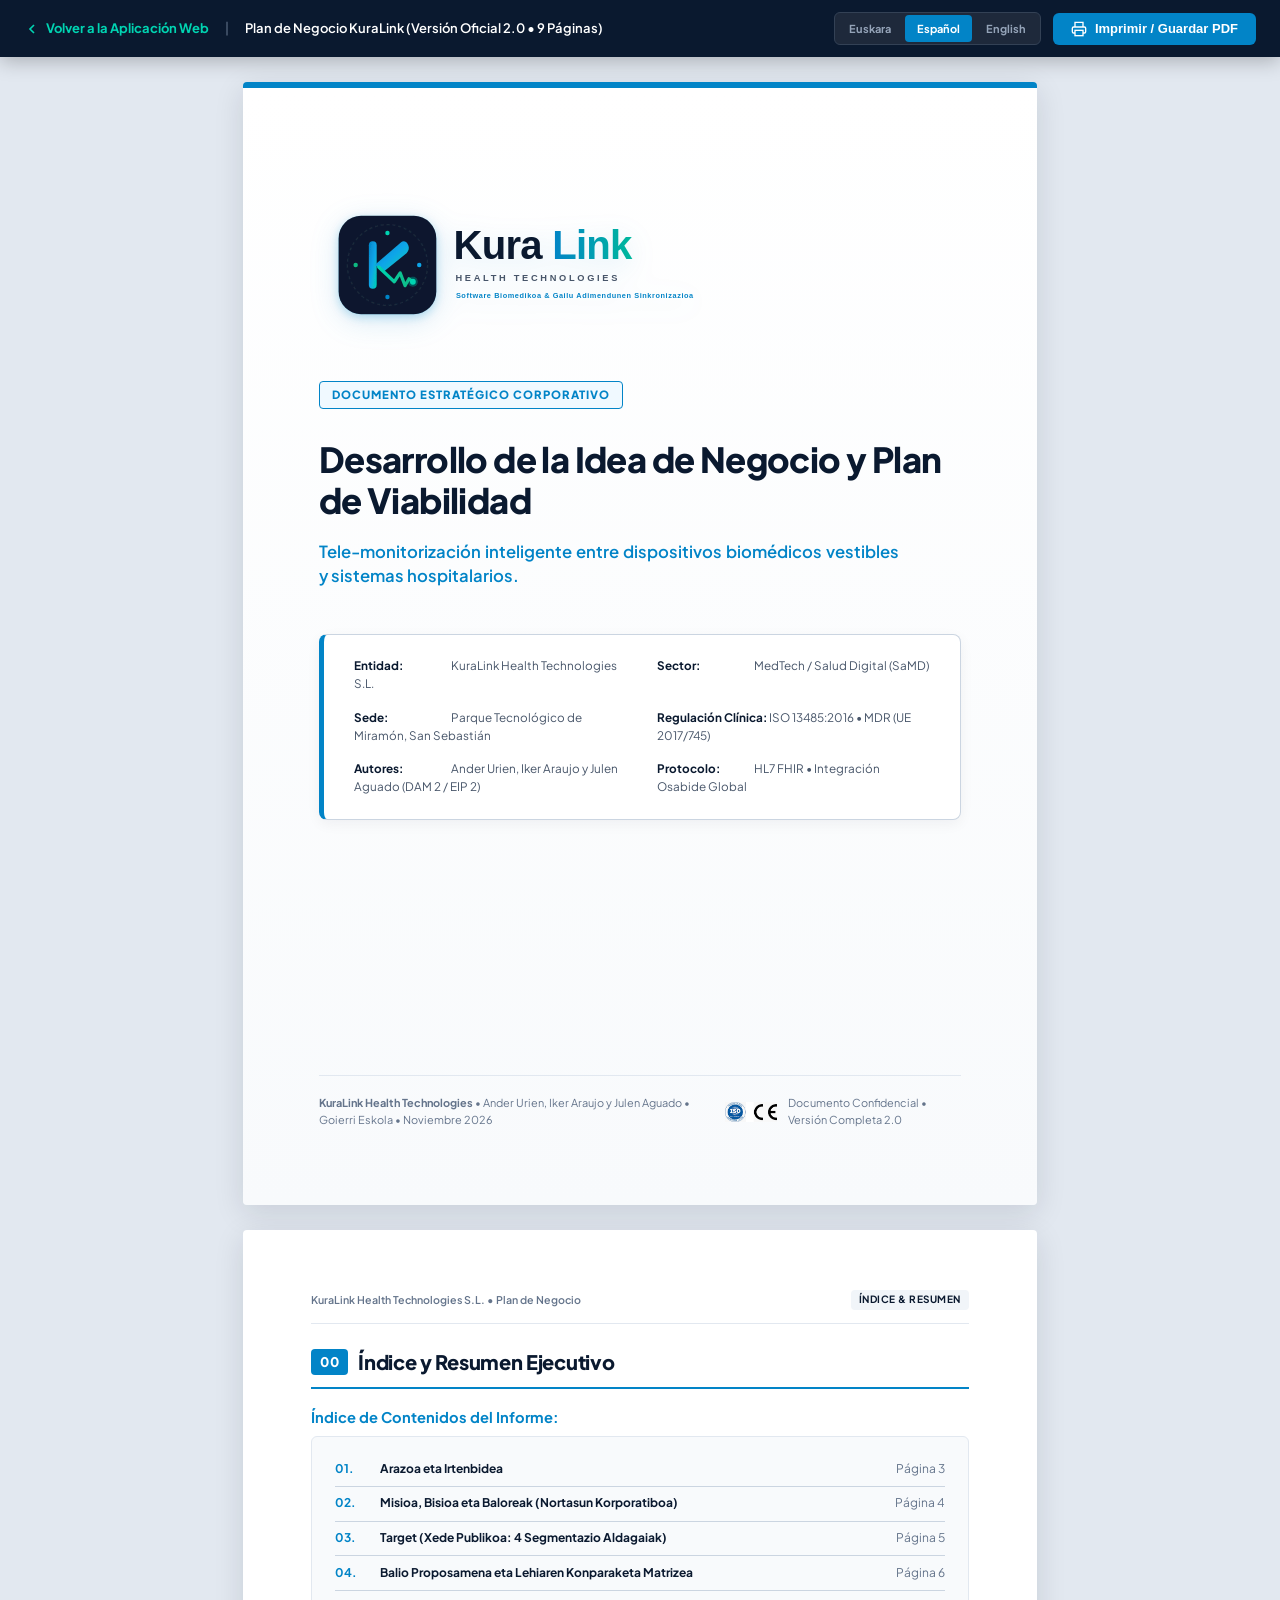
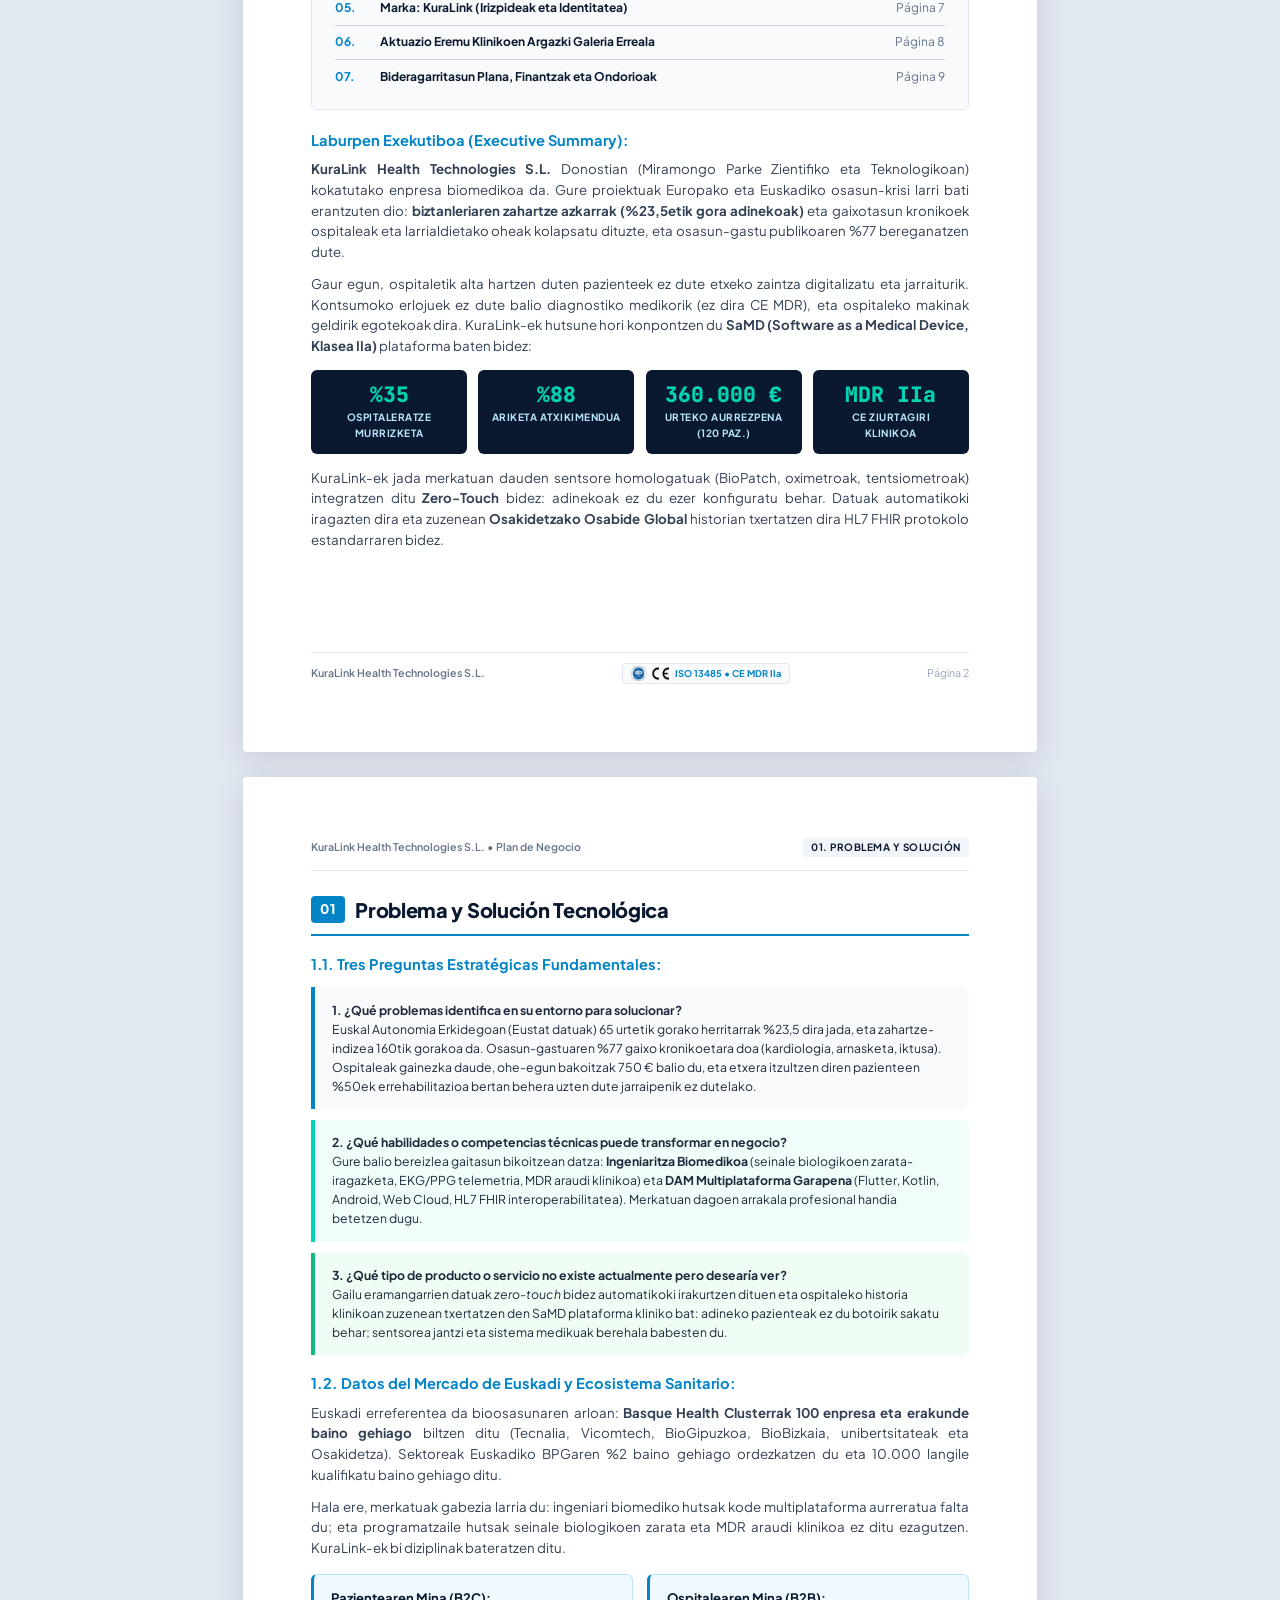
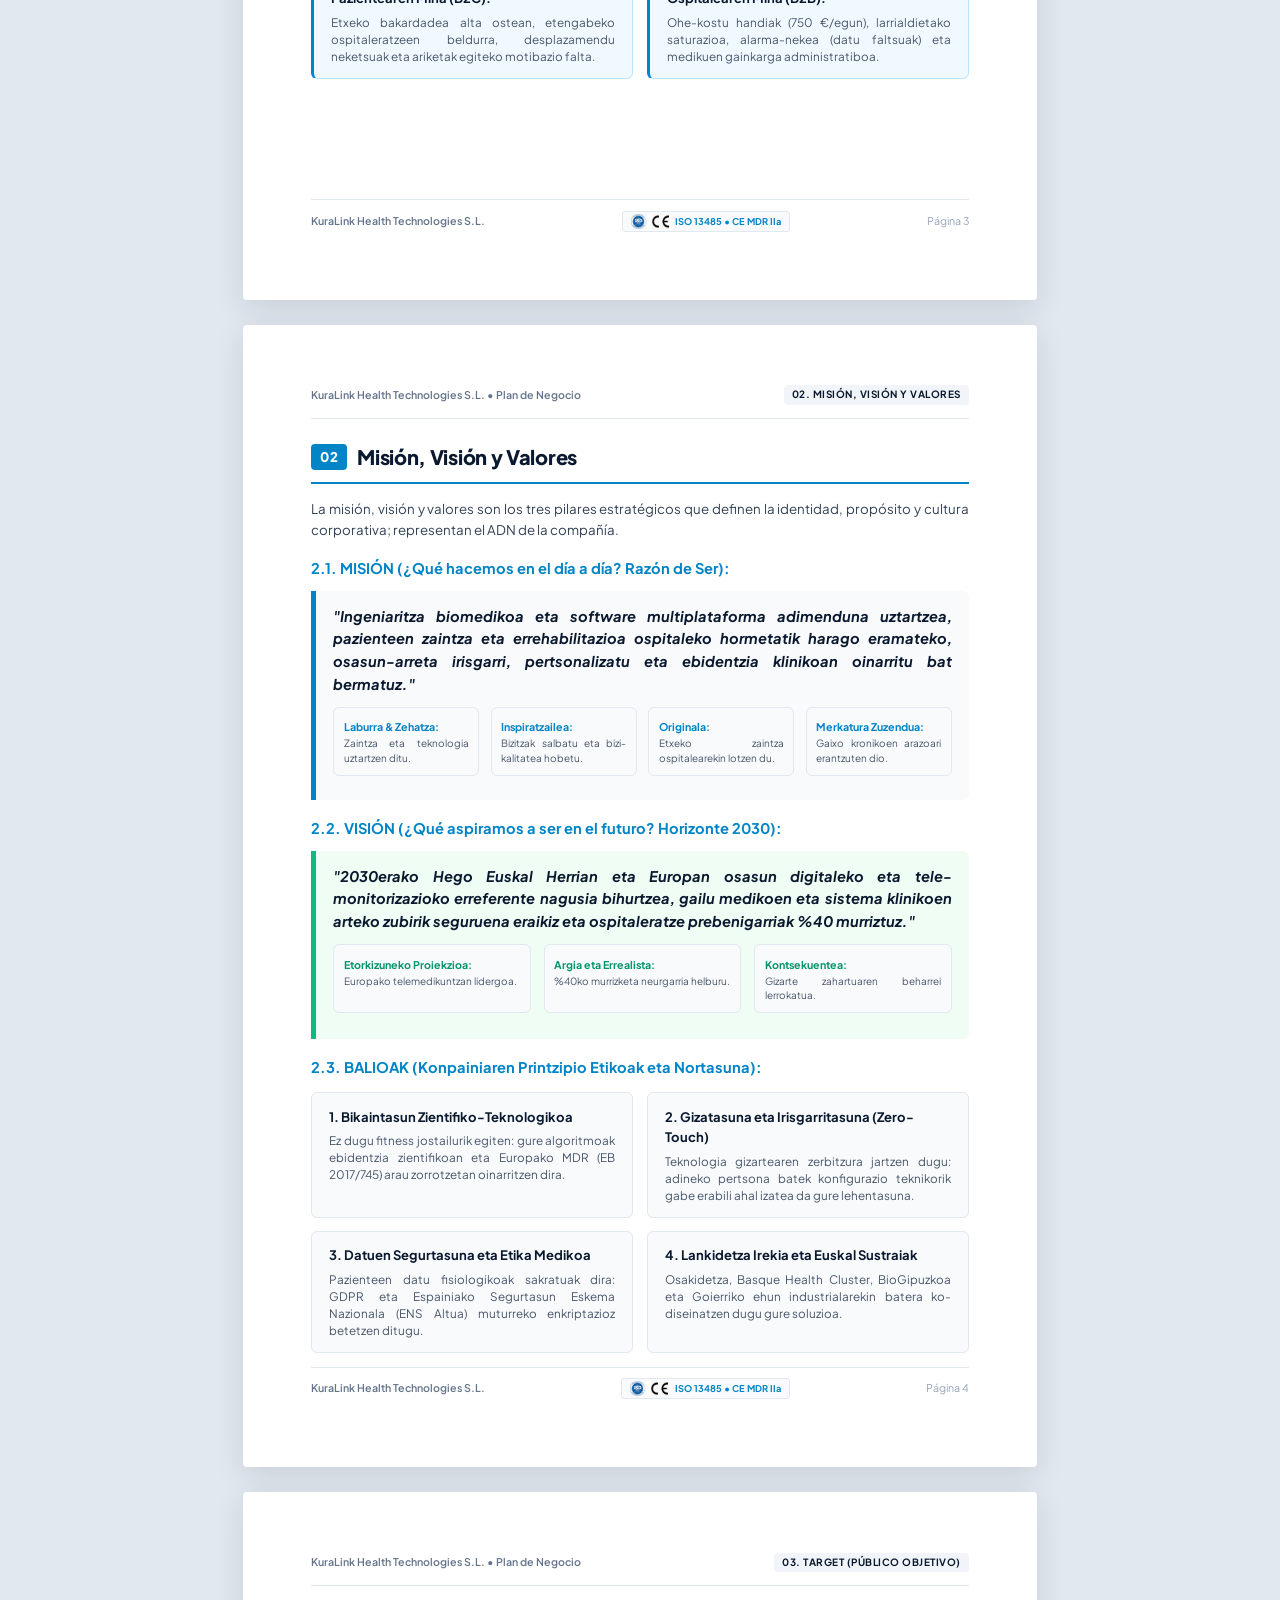
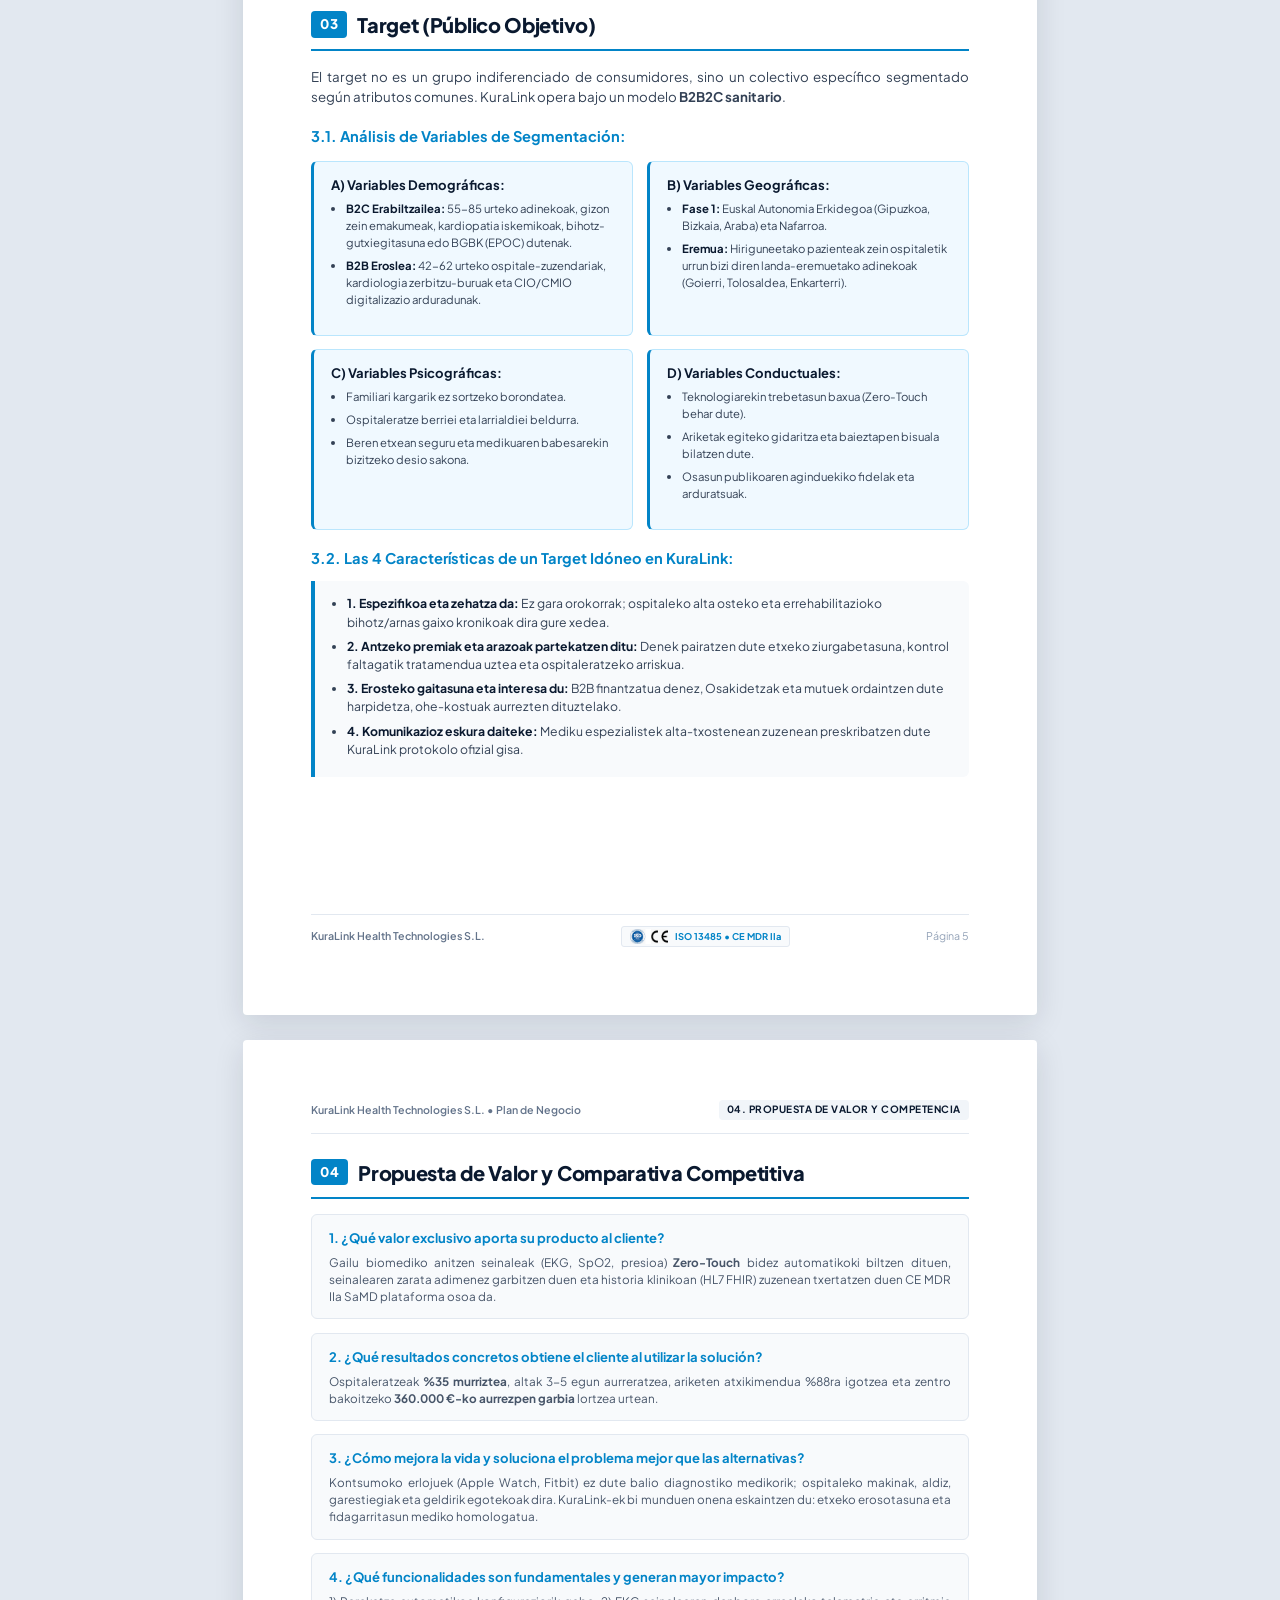
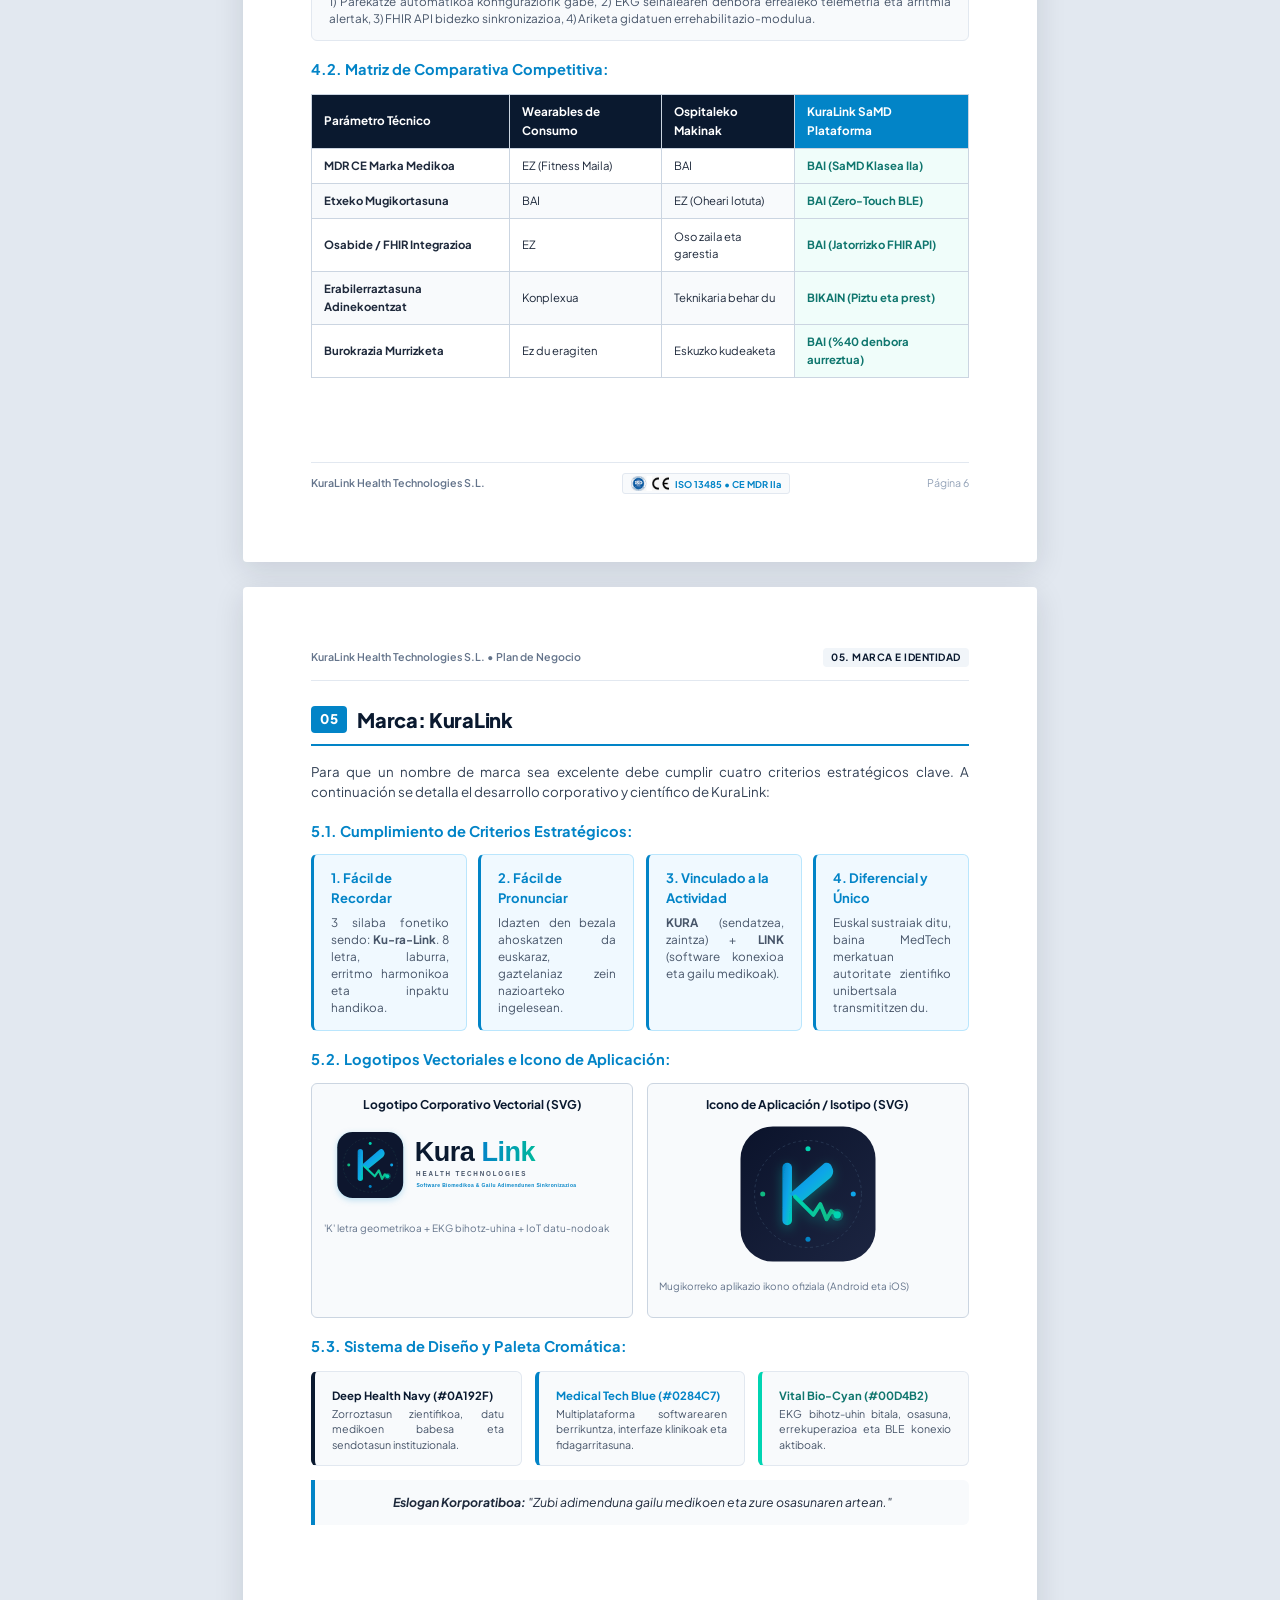
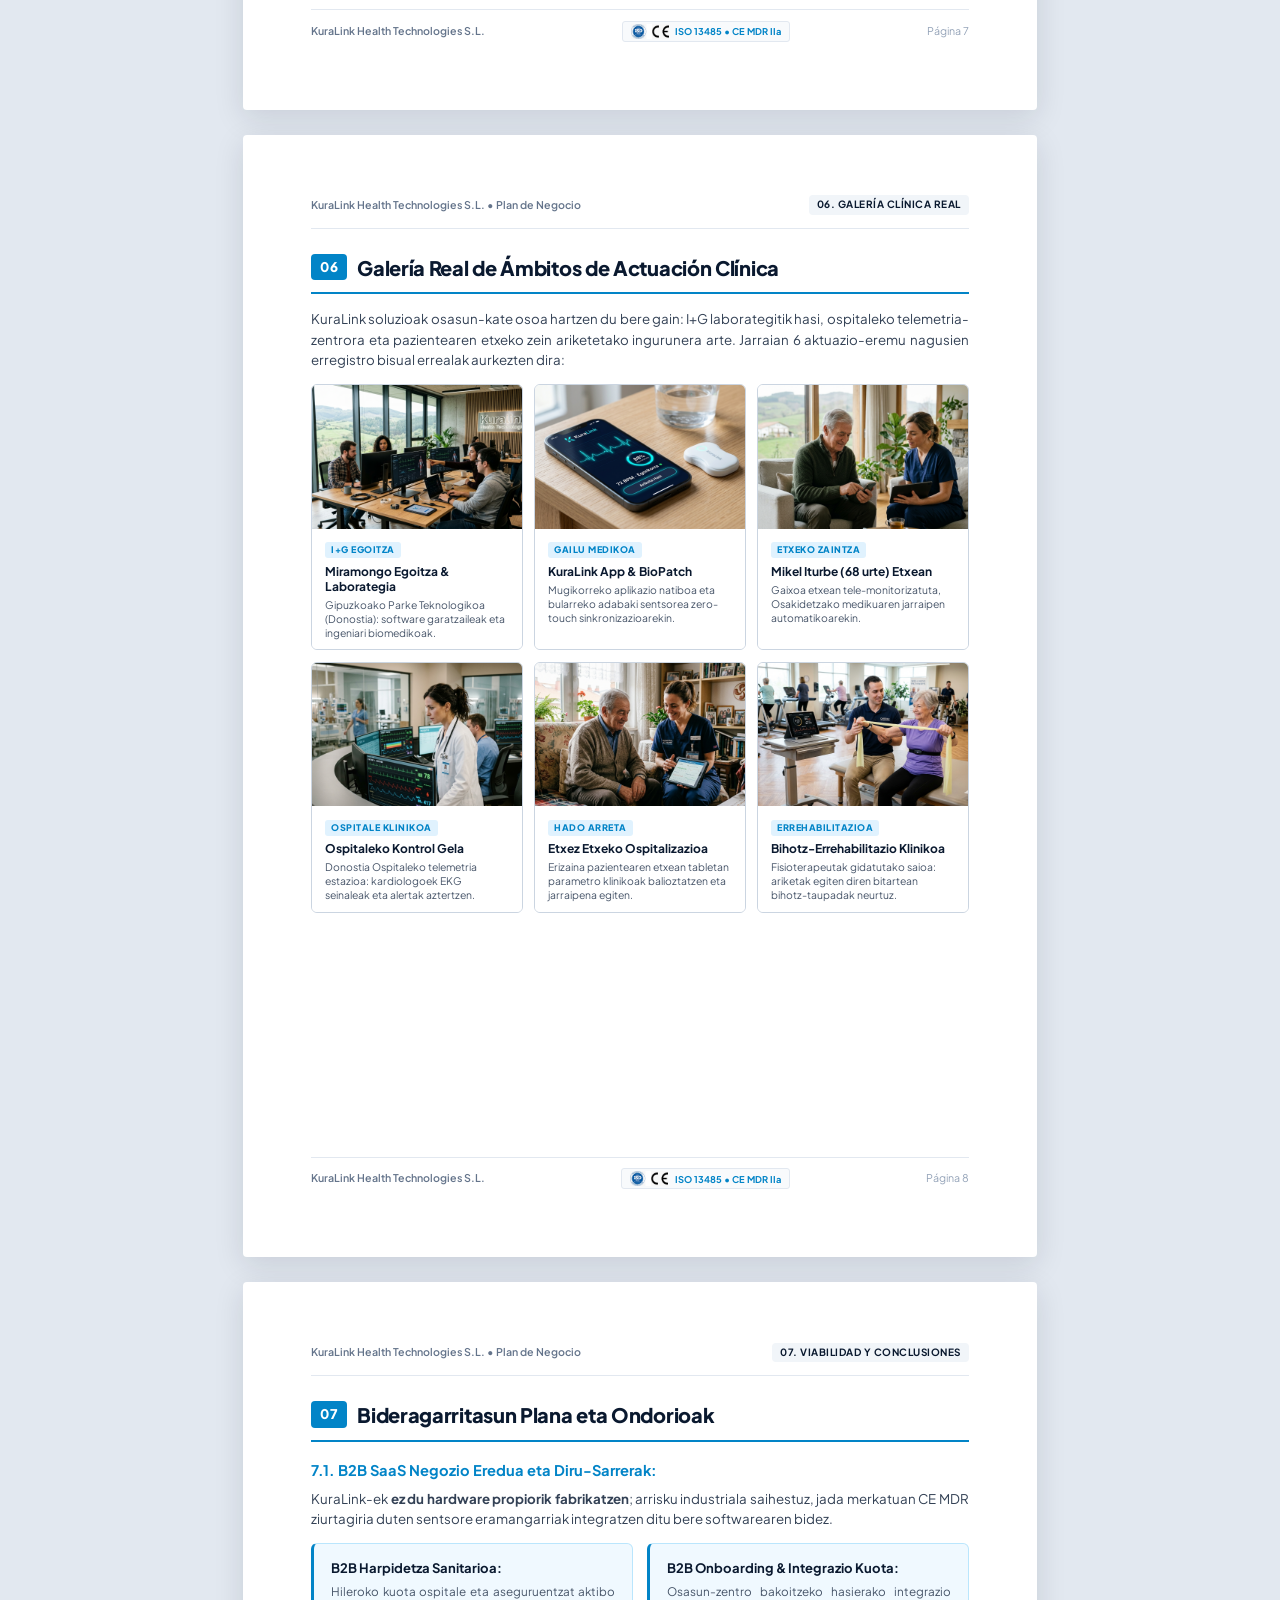
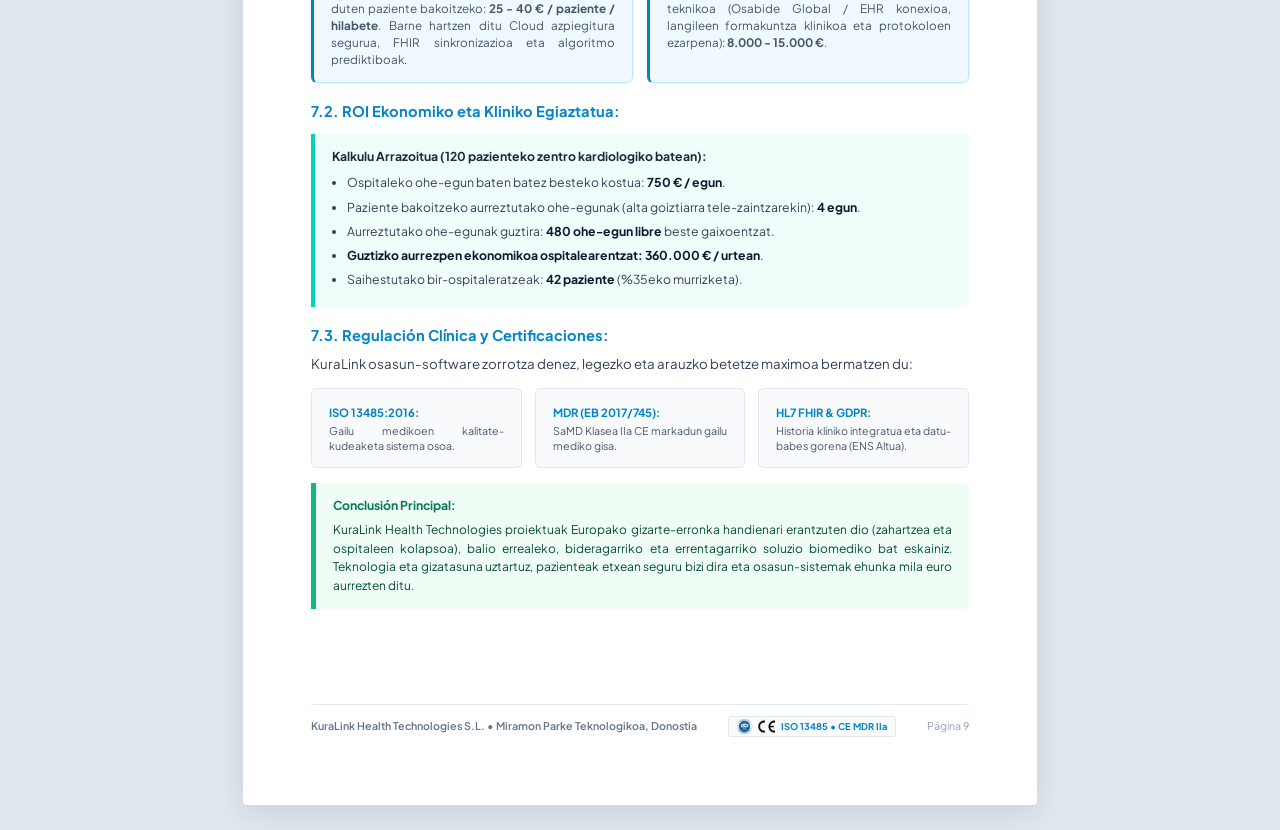
<file: kuralink_web_app/txostena_inprimatzeko_es.html>
<!DOCTYPE html>
<html lang="eu">
<head>
  <meta charset="UTF-8">
  <meta name="viewport" content="width=device-width, initial-scale=1.0">
  <title>KuraLink Health Technologies - Desarrollo de la Idea de Negocio y Plan de Viabilidad</title>
  <link rel="icon" type="image/svg+xml" href="assets/images/kuralink_icon.svg">
  <style>
    @import url('https://fonts.googleapis.com/css2?family=Plus+Jakarta+Sans:wght@400;500;600;700;800&family=JetBrains+Mono:wght@500;700&display=swap');

    * {
      box-sizing: border-box;
      margin: 0;
      padding: 0;
    }

    body {
      font-family: 'Plus Jakarta Sans', -apple-system, BlinkMacSystemFont, "Segoe UI", Roboto, sans-serif;
      color: #1E293B;
      background: #E2E8F0;
      line-height: 1.55;
      font-size: 10pt;
      -webkit-font-smoothing: antialiased;
    }

    /* Print Setup */
    @page {
      size: A4 portrait;
      margin: 12mm 14mm 14mm 14mm;
    }

    @media print {
      body {
        background: white;
      }
      .no-print {
        display: none !important;
      }
      .page {
        margin: 0;
        box-shadow: none;
        border: none;
        width: 100%;
        min-height: 270mm;
        page-break-after: always;
        break-after: page;
      }
      .page:last-child {
        page-break-after: auto;
        break-after: auto;
      }
    }

    /* Interactive Top Action Bar */
    .print-actions-bar {
      position: sticky;
      top: 0;
      z-index: 1000;
      background: #0A192F;
      color: white;
      padding: 12px 24px;
      display: flex;
      justify-content: space-between;
      align-items: center;
      box-shadow: 0 4px 20px rgba(0, 0, 0, 0.25);
    }
    .print-actions-left {
      display: flex;
      align-items: center;
      gap: 16px;
    }
    .print-actions-left a {
      color: #00D4B2;
      text-decoration: none;
      font-weight: 700;
      font-size: 13px;
      display: inline-flex;
      align-items: center;
      gap: 6px;
      transition: color 0.2s;
    }
    .print-actions-left a:hover {
      color: #38BDF8;
    }
    .print-actions-right {
      display: flex;
      align-items: center;
      gap: 12px;
    }
    .print-lang-group {
      display: inline-flex;
      align-items: center;
      background: #1E293B;
      border: 1px solid #334155;
      border-radius: 6px;
      padding: 2px;
      gap: 2px;
    }
    .btn-lang-choice {
      background: transparent;
      border: none;
      color: #94A3B8;
      font-size: 11px;
      font-weight: 700;
      padding: 5px 12px;
      border-radius: 4px;
      cursor: pointer;
      text-decoration: none;
      transition: all 0.2s;
    }
    .btn-lang-choice:hover {
      color: white;
    }
    .btn-lang-choice.active {
      background: #0284C7;
      color: white;
    }
    .btn-print {
      background: #0284C7;
      color: white;
      border: none;
      padding: 8px 18px;
      border-radius: 6px;
      font-weight: 700;
      font-size: 13px;
      cursor: pointer;
      display: inline-flex;
      align-items: center;
      gap: 8px;
      transition: background 0.2s;
    }
    .btn-print:hover {
      background: #0369A1;
    }

    /* Document Sheet Wrapper */
    .doc-container {
      max-width: 210mm;
      margin: 25px auto;
    }

    .page {
      background: #FFFFFF;
      width: 210mm;
      min-height: 297mm;
      padding: 16mm 18mm 18mm 18mm;
      margin-bottom: 25px;
      box-shadow: 0 8px 30px rgba(15, 23, 42, 0.12);
      border-radius: 4px;
      position: relative;
      display: flex;
      flex-direction: column;
      box-sizing: border-box;
    }

    /* Running Header & Footer */
    .page-header {
      display: flex;
      justify-content: space-between;
      align-items: center;
      border-bottom: 1.5px solid #E2E8F0;
      padding-bottom: 3.5mm;
      margin-bottom: 6mm;
      font-size: 8pt;
      color: #64748B;
      font-weight: 600;
    }
    .page-header-title {
      color: #0284C7;
      font-weight: 700;
    }
    .page-header-tag {
      background: #F1F5F9;
      color: #0A192F;
      padding: 2px 8px;
      border-radius: 4px;
      font-size: 7.5pt;
      font-weight: 700;
      letter-spacing: 0.5px;
    }

    .page-content {
      flex: 1;
    }

    .page-footer {
      border-top: 1px solid #E2E8F0;
      padding-top: 2.8mm;
      margin-top: auto;
      display: flex;
      justify-content: space-between;
      align-items: center;
      font-size: 8pt;
      color: #94A3B8;
    }
    .page-footer-left {
      font-weight: 600;
      color: #64748B;
    }
    .page-footer-cert {
      display: inline-flex;
      align-items: center;
      gap: 1.8mm;
      font-size: 7pt;
      font-weight: 700;
      color: #0284C7;
      background: #F8FAFC;
      border: 1px solid #E2E8F0;
      padding: 0.5mm 2mm;
      border-radius: 3px;
    }
    .footer-cert-stamp {
      height: 4mm;
      width: auto;
      object-fit: contain;
      display: block;
    }

    /* ==========================================================================
       COVER PAGE
       ========================================================================== */
    .cover-page {
      display: flex;
      flex-direction: column;
      justify-content: space-between;
      background: linear-gradient(180deg, #FFFFFF 0%, #F8FAFC 100%);
      border-top: 6px solid #0284C7;
      padding: 20mm 20mm 20mm 20mm;
    }
    .cover-top {
      padding-top: 10mm;
    }
    .cover-logo-wrapper {
      margin-bottom: 14mm;
    }
    .cover-logo {
      width: 440px;
      max-width: 100%;
      height: auto;
      display: block;
      filter: drop-shadow(0 6px 14px rgba(2, 132, 199, 0.15));
    }
    .cover-badge-row {
      display: flex;
      align-items: center;
      gap: 10px;
      margin-bottom: 8mm;
    }
    .cover-badge {
      display: inline-block;
      background: #F0FDF4;
      border: 1px solid #10B981;
      color: #047857;
      font-size: 8.5pt;
      font-weight: 800;
      text-transform: uppercase;
      letter-spacing: 1px;
      padding: 4px 12px;
      border-radius: 4px;
    }
    .cover-badge.blue {
      background: #F0F9FF;
      border-color: #0284C7;
      color: #0284C7;
    }
    .cover-title {
      font-size: 26pt;
      font-weight: 800;
      color: #0A192F;
      line-height: 1.18;
      margin-bottom: 5mm;
      letter-spacing: -0.6px;
    }
    .cover-subtitle {
      font-size: 12.5pt;
      color: #0284C7;
      font-weight: 600;
      line-height: 1.45;
      max-width: 580px;
      margin-bottom: 12mm;
    }

    /* Cover Metadata Box */
    .cover-meta-card {
      background: #FFFFFF;
      border: 1px solid #CBD5E1;
      border-left: 5px solid #0284C7;
      border-radius: 8px;
      padding: 6mm 8mm;
      margin-bottom: 10mm;
      box-shadow: 0 4px 14px rgba(15, 23, 42, 0.05);
    }
    .meta-grid {
      display: grid;
      grid-template-columns: 1fr 1fr;
      gap: 4mm 8mm;
      font-size: 8.8pt;
    }
    .meta-item strong {
      color: #0A192F;
      display: inline-block;
      min-width: 95px;
    }
    .meta-item span {
      color: #475569;
    }

    .cover-bottom-bar {
      border-top: 1.5px solid #E2E8F0;
      padding-top: 5mm;
      display: flex;
      justify-content: space-between;
      color: #64748B;
      font-size: 8.2pt;
    }

    /* ==========================================================================
       SECTION HEADINGS & TYPOGRAPHY
       ========================================================================== */
    h2.section-heading {
      font-size: 15pt;
      font-weight: 800;
      color: #0A192F;
      border-bottom: 2px solid #0284C7;
      padding-bottom: 2.5mm;
      margin-bottom: 4mm;
      display: flex;
      align-items: center;
      gap: 10px;
      letter-spacing: -0.3px;
    }
    h2.section-heading .num {
      background: #0284C7;
      color: white;
      font-size: 10pt;
      font-weight: 800;
      padding: 3px 9px;
      border-radius: 4px;
      letter-spacing: 0.5px;
    }

    h3.sub-heading {
      font-size: 11pt;
      font-weight: 700;
      color: #0284C7;
      margin-top: 4.5mm;
      margin-bottom: 2mm;
      display: flex;
      align-items: center;
      gap: 6px;
    }

    p {
      margin-bottom: 3mm;
      color: #334155;
      text-align: justify;
      line-height: 1.55;
    }

    ul, ol {
      margin-left: 6mm;
      margin-bottom: 3.5mm;
      color: #334155;
    }
    li {
      margin-bottom: 1.5mm;
      line-height: 1.5;
    }
    li strong {
      color: #0A192F;
    }

    /* Content Cards & Grids */
    .grid-2 {
      display: grid;
      grid-template-columns: 1fr 1fr;
      gap: 3.5mm;
      margin: 3.5mm 0;
    }
    .grid-3 {
      display: grid;
      grid-template-columns: 1fr 1fr 1fr;
      gap: 3.5mm;
      margin: 3.5mm 0;
    }
    .grid-4 {
      display: grid;
      grid-template-columns: repeat(4, 1fr);
      gap: 3mm;
      margin: 3mm 0;
    }

    .card {
      background: #F8FAFC;
      border: 1px solid #E2E8F0;
      border-radius: 6px;
      padding: 3.5mm 4.5mm;
    }
    .card.highlight {
      background: #F0F9FF;
      border-color: #BAE6FD;
      border-left: 3.5px solid #0284C7;
    }
    .card h4 {
      font-size: 9.8pt;
      font-weight: 700;
      color: #0A192F;
      margin-bottom: 1.5mm;
    }
    .card p {
      margin-bottom: 0;
      font-size: 8.8pt;
      color: #475569;
      line-height: 1.45;
    }

    .callout-box {
      background: #F8FAFC;
      border-left: 4px solid #0284C7;
      padding: 3.5mm 4.5mm;
      margin: 3mm 0;
      border-radius: 0 6px 6px 0;
      font-size: 9.2pt;
    }
    .callout-box.green {
      border-left-color: #10B981;
      background: #F0FDF4;
    }
    .callout-box.cyan {
      border-left-color: #00D4B2;
      background: #F0FDFA;
    }
    .callout-box.navy {
      border-left-color: #0A192F;
      background: #F1F5F9;
    }

    /* Comparison Table */
    table.comp-table {
      width: 100%;
      border-collapse: collapse;
      margin: 3.5mm 0;
      font-size: 8.5pt;
    }
    table.comp-table th, table.comp-table td {
      border: 1px solid #CBD5E1;
      padding: 2.2mm 3.2mm;
      text-align: left;
    }
    table.comp-table th {
      background: #0A192F;
      color: white;
      font-weight: 700;
      font-size: 8.8pt;
    }
    table.comp-table th.brand-col {
      background: #0284C7;
      color: white;
    }
    table.comp-table tr:nth-child(even) {
      background: #F8FAFC;
    }
    table.comp-table td.highlight-cell {
      background: #F0FDFA !important;
      font-weight: 700;
      color: #0F766E;
    }

    /* Visual Photo Cards for Marka & Clinical Gallery */
    .photo-grid-doc {
      display: grid;
      grid-template-columns: 1fr 1fr;
      gap: 4mm;
      margin: 3.5mm 0;
    }
    .photo-grid-doc.three-col {
      grid-template-columns: 1fr 1fr 1fr;
      gap: 3mm;
    }

    .photo-doc-card {
      background: #FFFFFF;
      border: 1px solid #CBD5E1;
      border-radius: 6px;
      overflow: hidden;
      display: flex;
      flex-direction: column;
    }
    .photo-doc-card img {
      width: 100%;
      height: 38mm;
      object-fit: cover;
      display: block;
    }
    .photo-doc-card.tall img {
      height: 48mm;
    }
    .photo-doc-info {
      padding: 2.5mm 3.5mm;
      background: #FFFFFF;
      flex: 1;
    }
    .photo-doc-tag {
      display: inline-block;
      font-size: 6.8pt;
      font-weight: 800;
      text-transform: uppercase;
      letter-spacing: 0.5px;
      color: #0284C7;
      background: #E0F2FE;
      padding: 1px 6px;
      border-radius: 3px;
      margin-bottom: 1.5mm;
    }
    .photo-doc-info h5 {
      font-size: 9pt;
      font-weight: 700;
      color: #0A192F;
      margin-bottom: 1mm;
      line-height: 1.25;
    }
    .photo-doc-info p {
      font-size: 7.8pt;
      color: #475569;
      line-height: 1.35;
      margin-bottom: 0;
      text-align: left;
    }

    /* Brand Asset Display */
    .brand-asset-box {
      border: 1px solid #CBD5E1;
      border-radius: 6px;
      padding: 3mm;
      background: #F8FAFC;
      text-align: center;
    }
    .brand-asset-box img {
      max-width: 100%;
      height: auto;
      display: inline-block;
    }

    /* Metric Badges */
    .metric-row {
      display: grid;
      grid-template-columns: repeat(4, 1fr);
      gap: 3mm;
      margin: 3.5mm 0;
    }
    .metric-card {
      background: #0A192F;
      color: white;
      padding: 3.5mm;
      border-radius: 6px;
      text-align: center;
    }
    .metric-val {
      font-size: 16pt;
      font-weight: 800;
      color: #00D4B2;
      line-height: 1.1;
      font-family: 'JetBrains Mono', monospace;
    }
    .metric-label {
      font-size: 7.5pt;
      text-transform: uppercase;
      letter-spacing: 0.5px;
      color: #BAE6FD;
      margin-top: 1mm;
      font-weight: 700;
    }
  </style>
</head>
<body>

  <!-- Screen Top Bar with Instant Print / PDF Save Action -->
  <div class="print-actions-bar no-print">
    <div class="print-actions-left">
      <a href="index.html">
        <svg width="16" height="16" viewBox="0 0 24 24" fill="none" stroke="currentColor" stroke-width="2.5"><polyline points="15 18 9 12 15 6"></polyline></svg>
        Volver a la Aplicación Web
      </a>
      <span style="color: #64748B;">|</span>
      <span style="font-size: 13px; font-weight: 600;">Plan de Negocio KuraLink (Versión Oficial 2.0 • 9 Páginas)</span>
    </div>
    <div class="print-actions-right">
      <div class="print-lang-group">
        <a href="txostena_inprimatzeko.html" class="btn-lang-choice" title="Txostena Euskaraz">Euskara</a>
        <a href="txostena_inprimatzeko_es.html" class="btn-lang-choice active" title="Plan de Negocio en Español">Español</a>
        <a href="txostena_inprimatzeko_en.html" class="btn-lang-choice" title="Business Plan in English">English</a>
      </div>
      <button class="btn-print" onclick="window.print()">
        <svg width="16" height="16" viewBox="0 0 24 24" fill="none" stroke="currentColor" stroke-width="2"><polyline points="6 9 6 2 18 2 18 9"></polyline><path d="M6 18H4a2 2 0 0 1-2-2v-5a2 2 0 0 1 2-2h16a2 2 0 0 1 2 2v5a2 2 0 0 1-2 2h-2"></path><rect x="6" y="14" width="12" height="8"></rect></svg>
        Imprimir / Guardar PDF
      </button>
    </div>
  </div>

  <div class="doc-container">

    <!-- ====================================================================
         ORRIALDEA 1: AZALA (COVER PAGE)
         ==================================================================== -->
    <div class="page cover-page">
      <div class="cover-top">
        <div class="cover-logo-wrapper">
          <img src="assets/images/kuralink_logo_print.svg" alt="KuraLink Health Technologies Logo" class="cover-logo">
        </div>

        <div class="cover-badge-row">
          <span class="cover-badge blue">DOCUMENTO ESTRATÉGICO CORPORATIVO</span>
        </div>

        <h1 class="cover-title">Desarrollo de la Idea de Negocio y Plan de Viabilidad</h1>
        <p class="cover-subtitle">
          Tele-monitorización inteligente entre dispositivos biomédicos vestibles y sistemas hospitalarios.
        </p>

        <!-- Executive Metadata Box -->
        <div class="cover-meta-card">
          <div class="meta-grid">
            <div class="meta-item"><strong>Entidad:</strong> <span>KuraLink Health Technologies S.L.</span></div>
            <div class="meta-item"><strong>Sector:</strong> <span>MedTech / Salud Digital (SaMD)</span></div>
            <div class="meta-item"><strong>Sede:</strong> <span>Parque Tecnológico de Miramón, San Sebastián</span></div>
            <div class="meta-item"><strong>Regulación Clínica:</strong> <span>ISO 13485:2016 • MDR (UE 2017/745)</span></div>
            <div class="meta-item"><strong>Autores:</strong> <span>Ander Urien, Iker Araujo y Julen Aguado (DAM 2 / EIP 2)</span></div>
            <div class="meta-item"><strong>Protocolo:</strong> <span>HL7 FHIR • Integración Osabide Global</span></div>
          </div>
        </div>
      </div>

      <div class="cover-bottom-bar">
        <div><strong>KuraLink Health Technologies</strong> • Ander Urien, Iker Araujo y Julen Aguado • Goierri Eskola • Noviembre 2026</div>
        <div style="display: flex; align-items: center; gap: 3mm;">
          <img src="assets/images/iso_ce_certifications.png" alt="ISO 13485 &amp; CE Mark" style="height: 5.5mm; width: auto; object-fit: contain;">
          <span>Documento Confidencial • Versión Completa 2.0</span>
        </div>
      </div>
    </div>


    <!-- ====================================================================
         ORRIALDEA 2: AURKIBIDEA ETA LABURPEN EXEKUTIBOA
         ==================================================================== -->
    <div class="page">
      <div class="page-header">
        <span>KuraLink Health Technologies S.L. • Plan de Negocio</span>
        <span class="page-header-tag">ÍNDICE &amp; RESUMEN</span>
      </div>

      <div class="page-content">
        <h2 class="section-heading"><span class="num">00</span> Índice y Resumen Ejecutivo</h2>

        <h3 class="sub-heading">Índice de Contenidos del Informe:</h3>
        <div class="card" style="margin-bottom: 5mm; padding: 4mm 6mm;">
          <table style="width: 100%; font-size: 9pt; border-collapse: collapse;">
            <tr style="border-bottom: 1px solid #CBD5E1;">
              <td style="padding: 2mm 0; font-weight: 700; color: #0284C7; width: 45px;">01.</td>
              <td style="padding: 2mm 0; font-weight: 700; color: #0A192F;">Arazoa eta Irtenbidea</td>
              <td style="padding: 2mm 0; text-align: right; color: #64748B;">Página 3</td>
            </tr>
            <tr style="border-bottom: 1px solid #CBD5E1;">
              <td style="padding: 2mm 0; font-weight: 700; color: #0284C7;">02.</td>
              <td style="padding: 2mm 0; font-weight: 700; color: #0A192F;">Misioa, Bisioa eta Baloreak (Nortasun Korporatiboa)</td>
              <td style="padding: 2mm 0; text-align: right; color: #64748B;">Página 4</td>
            </tr>
            <tr style="border-bottom: 1px solid #CBD5E1;">
              <td style="padding: 2mm 0; font-weight: 700; color: #0284C7;">03.</td>
              <td style="padding: 2mm 0; font-weight: 700; color: #0A192F;">Target (Xede Publikoa: 4 Segmentazio Aldagaiak)</td>
              <td style="padding: 2mm 0; text-align: right; color: #64748B;">Página 5</td>
            </tr>
            <tr style="border-bottom: 1px solid #CBD5E1;">
              <td style="padding: 2mm 0; font-weight: 700; color: #0284C7;">04.</td>
              <td style="padding: 2mm 0; font-weight: 700; color: #0A192F;">Balio Proposamena eta Lehiaren Konparaketa Matrizea</td>
              <td style="padding: 2mm 0; text-align: right; color: #64748B;">Página 6</td>
            </tr>
            <tr style="border-bottom: 1px solid #CBD5E1;">
              <td style="padding: 2mm 0; font-weight: 700; color: #0284C7;">05.</td>
              <td style="padding: 2mm 0; font-weight: 700; color: #0A192F;">Marka: KuraLink (Irizpideak eta Identitatea)</td>
              <td style="padding: 2mm 0; text-align: right; color: #64748B;">Página 7</td>
            </tr>
            <tr style="border-bottom: 1px solid #CBD5E1;">
              <td style="padding: 2mm 0; font-weight: 700; color: #0284C7;">06.</td>
              <td style="padding: 2mm 0; font-weight: 700; color: #0A192F;">Aktuazio Eremu Klinikoen Argazki Galeria Erreala</td>
              <td style="padding: 2mm 0; text-align: right; color: #64748B;">Página 8</td>
            </tr>
            <tr>
              <td style="padding: 2mm 0; font-weight: 700; color: #0284C7;">07.</td>
              <td style="padding: 2mm 0; font-weight: 700; color: #0A192F;">Bideragarritasun Plana, Finantzak eta Ondorioak</td>
              <td style="padding: 2mm 0; text-align: right; color: #64748B;">Página 9</td>
            </tr>
          </table>
        </div>

        <h3 class="sub-heading">Laburpen Exekutiboa (Executive Summary):</h3>
        <p>
          <strong>KuraLink Health Technologies S.L.</strong> Donostian (Miramongo Parke Zientifiko eta Teknologikoan) kokatutako enpresa biomedikoa da. Gure proiektuak Europako eta Euskadiko osasun-krisi larri bati erantzuten dio: <strong>biztanleriaren zahartze azkarrak (%23,5etik gora adinekoak)</strong> eta gaixotasun kronikoek ospitaleak eta larrialdietako oheak kolapsatu dituzte, eta osasun-gastu publikoaren %77 bereganatzen dute.
        </p>
        <p>
          Gaur egun, ospitaletik alta hartzen duten pazienteek ez dute etxeko zaintza digitalizatu eta jarraiturik. Kontsumoko erlojuek ez dute balio diagnostiko medikorik (ez dira CE MDR), eta ospitaleko makinak geldirik egotekoak dira. KuraLink-ek hutsune hori konpontzen du <strong>SaMD (Software as a Medical Device, Klasea IIa)</strong> plataforma baten bidez:
        </p>

        <div class="metric-row">
          <div class="metric-card">
            <div class="metric-val">%35</div>
            <div class="metric-label">Ospitaleratze Murrizketa</div>
          </div>
          <div class="metric-card">
            <div class="metric-val">%88</div>
            <div class="metric-label">Ariketa Atxikimendua</div>
          </div>
          <div class="metric-card">
            <div class="metric-val">360.000 €</div>
            <div class="metric-label">Urteko Aurrezpena (120 paz.)</div>
          </div>
          <div class="metric-card">
            <div class="metric-val">MDR IIa</div>
            <div class="metric-label">CE Ziurtagiri Klinikoa</div>
          </div>
        </div>

        <p>
          KuraLink-ek jada merkatuan dauden sentsore homologatuak (BioPatch, oximetroak, tentsiometroak) integratzen ditu <strong>Zero-Touch</strong> bidez: adinekoak ez du ezer konfiguratu behar. Datuak automatikoki iragazten dira eta zuzenean <strong>Osakidetzako Osabide Global</strong> historian txertatzen dira HL7 FHIR protokolo estandarraren bidez.
        </p>
      </div>

      <div class="page-footer">
        <span class="page-footer-left">KuraLink Health Technologies S.L.</span>
        <div class="page-footer-cert">
          <img src="assets/images/iso_ce_certifications.png" alt="ISO 13485 &amp; CE" class="footer-cert-stamp">
          <span>ISO 13485 • CE MDR IIa</span>
        </div>
        <span>Página 2</span>
      </div>
    </div>


    <!-- ====================================================================
         ORRIALDEA 3: 01 - ARAZOA ETA IRTENBIDEA
         ==================================================================== -->
    <div class="page">
      <div class="page-header">
        <span>KuraLink Health Technologies S.L. • Plan de Negocio</span>
        <span class="page-header-tag">01. PROBLEMA Y SOLUCIÓN</span>
      </div>

      <div class="page-content">
        <h2 class="section-heading"><span class="num">01</span> Problema y Solución Tecnológica</h2>

        <h3 class="sub-heading">1.1. Tres Preguntas Estratégicas Fundamentales:</h3>

        <div class="callout-box">
          <strong>1. ¿Qué problemas identifica en su entorno para solucionar?</strong><br>
          Euskal Autonomia Erkidegoan (Eustat datuak) 65 urtetik gorako herritarrak %23,5 dira jada, eta zahartze-indizea 160tik gorakoa da. Osasun-gastuaren %77 gaixo kronikoetara doa (kardiologia, arnasketa, iktusa). Ospitaleak gainezka daude, ohe-egun bakoitzak 750 € balio du, eta etxera itzultzen diren pazienteen %50ek errehabilitazioa bertan behera uzten dute jarraipenik ez dutelako.
        </div>

        <div class="callout-box cyan">
          <strong>2. ¿Qué habilidades o competencias técnicas puede transformar en negocio?</strong><br>
          Gure balio bereizlea gaitasun bikoitzean datza: <strong>Ingeniaritza Biomedikoa</strong> (seinale biologikoen zarata-iragazketa, EKG/PPG telemetria, MDR araudi klinikoa) eta <strong>DAM Multiplataforma Garapena</strong> (Flutter, Kotlin, Android, Web Cloud, HL7 FHIR interoperabilitatea). Merkatuan dagoen arrakala profesional handia betetzen dugu.
        </div>

        <div class="callout-box green">
          <strong>3. ¿Qué tipo de producto o servicio no existe actualmente pero desearía ver?</strong><br>
          Gailu eramangarrien datuak <em>zero-touch</em> bidez automatikoki irakurtzen dituen eta ospitaleko historia klinikoan zuzenean txertatzen den SaMD plataforma kliniko bat: adineko pazienteak ez du botoirik sakatu behar; sentsorea jantzi eta sistema medikuak berehala babesten du.
        </div>

        <h3 class="sub-heading">1.2. Datos del Mercado de Euskadi y Ecosistema Sanitario:</h3>
        <p>
          Euskadi erreferentea da bioosasunaren arloan: <strong>Basque Health Clusterrak 100 enpresa eta erakunde baino gehiago</strong> biltzen ditu (Tecnalia, Vicomtech, BioGipuzkoa, BioBizkaia, unibertsitateak eta Osakidetza). Sektoreak Euskadiko BPGaren %2 baino gehiago ordezkatzen du eta 10.000 langile kualifikatu baino gehiago ditu.
        </p>
        <p>
          Hala ere, merkatuak gabezia larria du: ingeniari biomediko hutsak kode multiplataforma aurreratua falta du; eta programatzaile hutsak seinale biologikoen zarata eta MDR araudi klinikoa ez ditu ezagutzen. KuraLink-ek bi diziplinak bateratzen ditu.
        </p>

        <div class="grid-2" style="margin-top: 4mm;">
          <div class="card highlight">
            <h4>Pazientearen Mina (B2C):</h4>
            <p>Etxeko bakardadea alta ostean, etengabeko ospitaleratzeen beldurra, desplazamendu neketsuak eta ariketak egiteko motibazio falta.</p>
          </div>
          <div class="card highlight">
            <h4>Ospitalearen Mina (B2B):</h4>
            <p>Ohe-kostu handiak (750 €/egun), larrialdietako saturazioa, alarma-nekea (datu faltsuak) eta medikuen gainkarga administratiboa.</p>
          </div>
        </div>
      </div>

      <div class="page-footer">
        <span class="page-footer-left">KuraLink Health Technologies S.L.</span>
        <div class="page-footer-cert">
          <img src="assets/images/iso_ce_certifications.png" alt="ISO 13485 &amp; CE" class="footer-cert-stamp">
          <span>ISO 13485 • CE MDR IIa</span>
        </div>
        <span>Página 3</span>
      </div>
    </div>


    <!-- ====================================================================
         ORRIALDEA 4: 02 - MISIOA, BISIOA ETA BALOREAK
         ==================================================================== -->
    <div class="page">
      <div class="page-header">
        <span>KuraLink Health Technologies S.L. • Plan de Negocio</span>
        <span class="page-header-tag">02. MISIÓN, VISIÓN Y VALORES</span>
      </div>

      <div class="page-content">
        <h2 class="section-heading"><span class="num">02</span> Misión, Visión y Valores</h2>

        <p>
          La misión, visión y valores son los tres pilares estratégicos que definen la identidad, propósito y cultura corporativa; representan el ADN de la compañía.
        </p>

        <h3 class="sub-heading">2.1. MISIÓN (¿Qué hacemos en el día a día? Razón de Ser):</h3>
        <div class="callout-box" style="border-left-width: 5px;">
          <p style="font-size: 11pt; font-weight: 700; color: #0A192F; margin-bottom: 2mm; font-style: italic;">
            "Ingeniaritza biomedikoa eta software multiplataforma adimenduna uztartzea, pazienteen zaintza eta errehabilitazioa ospitaleko hormetatik harago eramateko, osasun-arreta irisgarri, pertsonalizatu eta ebidentzia klinikoan oinarritu bat bermatuz."
          </p>
          <div class="grid-4" style="margin-top: 3mm;">
            <div class="card" style="padding: 2.5mm;"><strong style="color:#0284C7; font-size: 8pt;">Laburra &amp; Zehatza:</strong><p style="font-size: 7.5pt;">Zaintza eta teknologia uztartzen ditu.</p></div>
            <div class="card" style="padding: 2.5mm;"><strong style="color:#0284C7; font-size: 8pt;">Inspiratzailea:</strong><p style="font-size: 7.5pt;">Bizitzak salbatu eta bizi-kalitatea hobetu.</p></div>
            <div class="card" style="padding: 2.5mm;"><strong style="color:#0284C7; font-size: 8pt;">Originala:</strong><p style="font-size: 7.5pt;">Etxeko zaintza ospitalearekin lotzen du.</p></div>
            <div class="card" style="padding: 2.5mm;"><strong style="color:#0284C7; font-size: 8pt;">Merkatura Zuzendua:</strong><p style="font-size: 7.5pt;">Gaixo kronikoen arazoari erantzuten dio.</p></div>
          </div>
        </div>

        <h3 class="sub-heading">2.2. VISIÓN (¿Qué aspiramos a ser en el futuro? Horizonte 2030):</h3>
        <div class="callout-box green" style="border-left-width: 5px;">
          <p style="font-size: 11pt; font-weight: 700; color: #0A192F; margin-bottom: 2mm; font-style: italic;">
            "2030erako Hego Euskal Herrian eta Europan osasun digitaleko eta tele-monitorizazioko erreferente nagusia bihurtzea, gailu medikoen eta sistema klinikoen arteko zubirik seguruena eraikiz eta ospitaleratze prebenigarriak %40 murriztuz."
          </p>
          <div class="grid-3" style="margin-top: 3mm;">
            <div class="card" style="padding: 2.5mm;"><strong style="color:#059669; font-size: 8pt;">Etorkizuneko Proiekzioa:</strong><p style="font-size: 7.5pt;">Europako telemedikuntzan lidergoa.</p></div>
            <div class="card" style="padding: 2.5mm;"><strong style="color:#059669; font-size: 8pt;">Argia eta Errealista:</strong><p style="font-size: 7.5pt;">%40ko murrizketa neurgarria helburu.</p></div>
            <div class="card" style="padding: 2.5mm;"><strong style="color:#059669; font-size: 8pt;">Kontsekuentea:</strong><p style="font-size: 7.5pt;">Gizarte zahartuaren beharrei lerrokatua.</p></div>
          </div>
        </div>

        <h3 class="sub-heading">2.3. BALIOAK (Konpainiaren Printzipio Etikoak eta Nortasuna):</h3>
        <div class="grid-2">
          <div class="card">
            <h4>1. Bikaintasun Zientifiko-Teknologikoa</h4>
            <p>Ez dugu fitness jostailurik egiten: gure algoritmoak ebidentzia zientifikoan eta Europako MDR (EB 2017/745) arau zorrotzetan oinarritzen dira.</p>
          </div>
          <div class="card">
            <h4>2. Gizatasuna eta Irisgarritasuna (Zero-Touch)</h4>
            <p>Teknologia gizartearen zerbitzura jartzen dugu: adineko pertsona batek konfigurazio teknikorik gabe erabili ahal izatea da gure lehentasuna.</p>
          </div>
          <div class="card">
            <h4>3. Datuen Segurtasuna eta Etika Medikoa</h4>
            <p>Pazienteen datu fisiologikoak sakratuak dira: GDPR eta Espainiako Segurtasun Eskema Nazionala (ENS Altua) muturreko enkriptazioz betetzen ditugu.</p>
          </div>
          <div class="card">
            <h4>4. Lankidetza Irekia eta Euskal Sustraiak</h4>
            <p>Osakidetza, Basque Health Cluster, BioGipuzkoa eta Goierriko ehun industrialarekin batera ko-diseinatzen dugu gure soluzioa.</p>
          </div>
        </div>
      </div>

      <div class="page-footer">
        <span class="page-footer-left">KuraLink Health Technologies S.L.</span>
        <div class="page-footer-cert">
          <img src="assets/images/iso_ce_certifications.png" alt="ISO 13485 &amp; CE" class="footer-cert-stamp">
          <span>ISO 13485 • CE MDR IIa</span>
        </div>
        <span>Página 4</span>
      </div>
    </div>


    <!-- ====================================================================
         ORRIALDEA 5: 03 - TARGET (XEDE PUBLIKOA)
         ==================================================================== -->
    <div class="page">
      <div class="page-header">
        <span>KuraLink Health Technologies S.L. • Plan de Negocio</span>
        <span class="page-header-tag">03. TARGET (PÚBLICO OBJETIVO)</span>
      </div>

      <div class="page-content">
        <h2 class="section-heading"><span class="num">03</span> Target (Público Objetivo)</h2>

        <p>
          El target no es un grupo indiferenciado de consumidores, sino un colectivo específico segmentado según atributos comunes. KuraLink opera bajo un modelo <strong>B2B2C sanitario</strong>.
        </p>

        <h3 class="sub-heading">3.1. Análisis de Variables de Segmentación:</h3>
        <div class="grid-2">
          <div class="card highlight">
            <h4>A) Variables Demográficas:</h4>
            <ul style="font-size: 8.5pt; margin-left: 4mm;">
              <li><strong>B2C Erabiltzailea:</strong> 55-85 urteko adinekoak, gizon zein emakumeak, kardiopatia iskemikoak, bihotz-gutxiegitasuna edo BGBK (EPOC) dutenak.</li>
              <li><strong>B2B Eroslea:</strong> 42-62 urteko ospitale-zuzendariak, kardiologia zerbitzu-buruak eta CIO/CMIO digitalizazio arduradunak.</li>
            </ul>
          </div>
          <div class="card highlight">
            <h4>B) Variables Geográficas:</h4>
            <ul style="font-size: 8.5pt; margin-left: 4mm;">
              <li><strong>Fase 1:</strong> Euskal Autonomia Erkidegoa (Gipuzkoa, Bizkaia, Araba) eta Nafarroa.</li>
              <li><strong>Eremua:</strong> Hiriguneetako pazienteak zein ospitaletik urrun bizi diren landa-eremuetako adinekoak (Goierri, Tolosaldea, Enkarterri).</li>
            </ul>
          </div>
          <div class="card highlight">
            <h4>C) Variables Psicográficas:</h4>
            <ul style="font-size: 8.5pt; margin-left: 4mm;">
              <li>Familiari kargarik ez sortzeko borondatea.</li>
              <li>Ospitaleratze berriei eta larrialdiei beldurra.</li>
              <li>Beren etxean seguru eta medikuaren babesarekin bizitzeko desio sakona.</li>
            </ul>
          </div>
          <div class="card highlight">
            <h4>D) Variables Conductuales:</h4>
            <ul style="font-size: 8.5pt; margin-left: 4mm;">
              <li>Teknologiarekin trebetasun baxua (Zero-Touch behar dute).</li>
              <li>Ariketak egiteko gidaritza eta baieztapen bisuala bilatzen dute.</li>
              <li>Osasun publikoaren aginduekiko fidelak eta arduratsuak.</li>
            </ul>
          </div>
        </div>

        <h3 class="sub-heading">3.2. Las 4 Características de un Target Idóneo en KuraLink:</h3>
        <div class="callout-box">
          <ul style="margin-left: 4mm; margin-bottom: 0;">
            <li><strong>1. Espezifikoa eta zehatza da:</strong> Ez gara orokorrak; ospitaleko alta osteko eta errehabilitazioko bihotz/arnas gaixo kronikoak dira gure xedea.</li>
            <li><strong>2. Antzeko premiak eta arazoak partekatzen ditu:</strong> Denek pairatzen dute etxeko ziurgabetasuna, kontrol faltagatik tratamendua uztea eta ospitaleratzeko arriskua.</li>
            <li><strong>3. Erosteko gaitasuna eta interesa du:</strong> B2B finantzatua denez, Osakidetzak eta mutuek ordaintzen dute harpidetza, ohe-kostuak aurrezten dituztelako.</li>
            <li><strong>4. Komunikazioz eskura daiteke:</strong> Mediku espezialistek alta-txostenean zuzenean preskribatzen dute KuraLink protokolo ofizial gisa.</li>
          </ul>
        </div>
      </div>

      <div class="page-footer">
        <span class="page-footer-left">KuraLink Health Technologies S.L.</span>
        <div class="page-footer-cert">
          <img src="assets/images/iso_ce_certifications.png" alt="ISO 13485 &amp; CE" class="footer-cert-stamp">
          <span>ISO 13485 • CE MDR IIa</span>
        </div>
        <span>Página 5</span>
      </div>
    </div>


    <!-- ====================================================================
         ORRIALDEA 6: 04 - BALIO PROPOSAMENA ETA LEHIAREN KONPARAKETA
         ==================================================================== -->
    <div class="page">
      <div class="page-header">
        <span>KuraLink Health Technologies S.L. • Plan de Negocio</span>
        <span class="page-header-tag">04. PROPUESTA DE VALOR Y COMPETENCIA</span>
      </div>

      <div class="page-content">
        <h2 class="section-heading"><span class="num">04</span> Propuesta de Valor y Comparativa Competitiva</h2>

        <div class="card" style="margin-bottom: 3.5mm;">
          <h4 style="color:#0284C7;">1. ¿Qué valor exclusivo aporta su producto al cliente?</h4>
          <p>
            Gailu biomediko anitzen seinaleak (EKG, SpO2, presioa) <strong>Zero-Touch</strong> bidez automatikoki biltzen dituen, seinalearen zarata adimenez garbitzen duen eta historia klinikoan (HL7 FHIR) zuzenean txertatzen duen CE MDR IIa SaMD plataforma osoa da.
          </p>
        </div>

        <div class="card" style="margin-bottom: 3.5mm;">
          <h4 style="color:#0284C7;">2. ¿Qué resultados concretos obtiene el cliente al utilizar la solución?</h4>
          <p>
            Ospitaleratzeak <strong>%35 murriztea</strong>, altak 3-5 egun aurreratzea, ariketen atxikimendua %88ra igotzea eta zentro bakoitzeko <strong>360.000 €-ko aurrezpen garbia</strong> lortzea urtean.
          </p>
        </div>

        <div class="card" style="margin-bottom: 3.5mm;">
          <h4 style="color:#0284C7;">3. ¿Cómo mejora la vida y soluciona el problema mejor que las alternativas?</h4>
          <p>
            Kontsumoko erlojuek (Apple Watch, Fitbit) ez dute balio diagnostiko medikorik; ospitaleko makinak, aldiz, garestiegiak eta geldirik egotekoak dira. KuraLink-ek bi munduen onena eskaintzen du: etxeko erosotasuna eta fidagarritasun mediko homologatua.
          </p>
        </div>

        <div class="card" style="margin-bottom: 3.5mm;">
          <h4 style="color:#0284C7;">4. ¿Qué funcionalidades son fundamentales y generan mayor impacto?</h4>
          <p>
            1) Parekatze automatikoa konfiguraziorik gabe, 2) EKG seinalearen denbora errealeko telemetria eta arritmia alertak, 3) FHIR API bidezko sinkronizazioa, 4) Ariketa gidatuen errehabilitazio-modulua.
          </p>
        </div>

        <h3 class="sub-heading">4.2. Matriz de Comparativa Competitiva:</h3>
        <table class="comp-table">
          <thead>
            <tr>
              <th>Parámetro Técnico</th>
              <th>Wearables de Consumo</th>
              <th>Ospitaleko Makinak</th>
              <th class="brand-col">KuraLink SaMD Plataforma</th>
            </tr>
          </thead>
          <tbody>
            <tr>
              <td><strong>MDR CE Marka Medikoa</strong></td>
              <td>EZ (Fitness Maila)</td>
              <td>BAI</td>
              <td class="highlight-cell">BAI (SaMD Klasea IIa)</td>
            </tr>
            <tr>
              <td><strong>Etxeko Mugikortasuna</strong></td>
              <td>BAI</td>
              <td>EZ (Oheari lotuta)</td>
              <td class="highlight-cell">BAI (Zero-Touch BLE)</td>
            </tr>
            <tr>
              <td><strong>Osabide / FHIR Integrazioa</strong></td>
              <td>EZ</td>
              <td>Oso zaila eta garestia</td>
              <td class="highlight-cell">BAI (Jatorrizko FHIR API)</td>
            </tr>
            <tr>
              <td><strong>Erabilerraztasuna Adinekoentzat</strong></td>
              <td>Konplexua</td>
              <td>Teknikaria behar du</td>
              <td class="highlight-cell">BIKAIN (Piztu eta prest)</td>
            </tr>
            <tr>
              <td><strong>Burokrazia Murrizketa</strong></td>
              <td>Ez du eragiten</td>
              <td>Eskuzko kudeaketa</td>
              <td class="highlight-cell">BAI (%40 denbora aurreztua)</td>
            </tr>
          </tbody>
        </table>
      </div>

      <div class="page-footer">
        <span class="page-footer-left">KuraLink Health Technologies S.L.</span>
        <div class="page-footer-cert">
          <img src="assets/images/iso_ce_certifications.png" alt="ISO 13485 &amp; CE" class="footer-cert-stamp">
          <span>ISO 13485 • CE MDR IIa</span>
        </div>
        <span>Página 6</span>
      </div>
    </div>


    <!-- ====================================================================
         ORRIALDEA 7: 05 - MARKA ETA IDENTITATE BISUALA
         ==================================================================== -->
    <div class="page">
      <div class="page-header">
        <span>KuraLink Health Technologies S.L. • Plan de Negocio</span>
        <span class="page-header-tag">05. MARCA E IDENTIDAD</span>
      </div>

      <div class="page-content">
        <h2 class="section-heading"><span class="num">05</span> Marca: KuraLink</h2>

        <p>
          Para que un nombre de marca sea excelente debe cumplir cuatro criterios estratégicos clave. A continuación se detalla el desarrollo corporativo y científico de KuraLink:
        </p>

        <h3 class="sub-heading">5.1. Cumplimiento de Criterios Estratégicos:</h3>
        <div class="grid-4" style="margin-bottom: 4mm;">
          <div class="card highlight">
            <h4 style="color:#0284C7;">1. Fácil de Recordar</h4>
            <p>3 silaba fonetiko sendo: <strong>Ku-ra-Link</strong>. 8 letra, laburra, erritmo harmonikoa eta inpaktu handikoa.</p>
          </div>
          <div class="card highlight">
            <h4 style="color:#0284C7;">2. Fácil de Pronunciar</h4>
            <p>Idazten den bezala ahoskatzen da euskaraz, gaztelaniaz zein nazioarteko ingelesean.</p>
          </div>
          <div class="card highlight">
            <h4 style="color:#0284C7;">3. Vinculado a la Actividad</h4>
            <p><strong>KURA</strong> (sendatzea, zaintza) + <strong>LINK</strong> (software konexioa eta gailu medikoak).</p>
          </div>
          <div class="card highlight">
            <h4 style="color:#0284C7;">4. Diferencial y Único</h4>
            <p>Euskal sustraiak ditu, baina MedTech merkatuan autoritate zientifiko unibertsala transmititzen du.</p>
          </div>
        </div>

        <h3 class="sub-heading">5.2. Logotipos Vectoriales e Icono de Aplicación:</h3>
        <div class="grid-2" style="margin-bottom: 4mm;">
          <div class="brand-asset-box">
            <h5 style="font-size: 9pt; color: #0A192F; margin-bottom: 2mm;">Logotipo Corporativo Vectorial (SVG)</h5>
            <img src="assets/images/kuralink_logo_print.svg" alt="KuraLink Logotipo Korporatiboa" style="max-height: 42mm;">
            <p style="font-size: 7.5pt; color: #64748B; margin-top: 2mm;">'K' letra geometrikoa + EKG bihotz-uhina + IoT datu-nodoak</p>
          </div>
          <div class="brand-asset-box">
            <h5 style="font-size: 9pt; color: #0A192F; margin-bottom: 2mm;">Icono de Aplicación / Isotipo (SVG)</h5>
            <img src="assets/images/kuralink_icon.svg" alt="KuraLink Aplikazio Ikonoa" style="height: 38mm; border-radius: 12px;">
            <p style="font-size: 7.5pt; color: #64748B; margin-top: 2mm;">Mugikorreko aplikazio ikono ofiziala (Android eta iOS)</p>
          </div>
        </div>

        <h3 class="sub-heading">5.3. Sistema de Diseño y Paleta Cromática:</h3>
        <div class="grid-3">
          <div class="card" style="border-left: 4px solid #0A192F;">
            <strong style="color:#0A192F; font-size: 8.5pt;">Deep Health Navy (#0A192F)</strong>
            <p style="font-size: 8pt;">Zorroztasun zientifikoa, datu medikoen babesa eta sendotasun instituzionala.</p>
          </div>
          <div class="card" style="border-left: 4px solid #0284C7;">
            <strong style="color:#0284C7; font-size: 8.5pt;">Medical Tech Blue (#0284C7)</strong>
            <p style="font-size: 8pt;">Multiplataforma softwarearen berrikuntza, interfaze klinikoak eta fidagarritasuna.</p>
          </div>
          <div class="card" style="border-left: 4px solid #00D4B2;">
            <strong style="color:#0F766E; font-size: 8.5pt;">Vital Bio-Cyan (#00D4B2)</strong>
            <p style="font-size: 8pt;">EKG bihotz-uhin bitala, osasuna, errekuperazioa eta BLE konexio aktiboak.</p>
          </div>
        </div>

        <div class="callout-box" style="margin-top: 3.5mm; font-style: italic; text-align: center;">
          <strong>Eslogan Korporatiboa:</strong> "Zubi adimenduna gailu medikoen eta zure osasunaren artean."
        </div>
      </div>

      <div class="page-footer">
        <span class="page-footer-left">KuraLink Health Technologies S.L.</span>
        <div class="page-footer-cert">
          <img src="assets/images/iso_ce_certifications.png" alt="ISO 13485 &amp; CE" class="footer-cert-stamp">
          <span>ISO 13485 • CE MDR IIa</span>
        </div>
        <span>Página 7</span>
      </div>
    </div>


    <!-- ====================================================================
         ORRIALDEA 8: AKTUAZIO EREMU KLINIKOEN ARGAZKI GALERIA ERREALA
         ==================================================================== -->
    <div class="page">
      <div class="page-header">
        <span>KuraLink Health Technologies S.L. • Plan de Negocio</span>
        <span class="page-header-tag">06. GALERÍA CLÍNICA REAL</span>
      </div>

      <div class="page-content">
        <h2 class="section-heading"><span class="num">06</span> Galería Real de Ámbitos de Actuación Clínica</h2>
        <p style="margin-bottom: 3.5mm;">
          KuraLink soluzioak osasun-kate osoa hartzen du bere gain: I+G laborategitik hasi, ospitaleko telemetria-zentrora eta pazientearen etxeko zein ariketetako ingurunera arte. Jarraian 6 aktuazio-eremu nagusien erregistro bisual errealak aurkezten dira:
        </p>

        <!-- 6 Real Photos Grid -->
        <div class="photo-grid-doc three-col">
          <!-- 1. Miramon I+G -->
          <div class="photo-doc-card">
            <img src="assets/images/kuralink_enpresa_irudia.jpg" alt="Miramongo KuraLink Egoitza">
            <div class="photo-doc-info">
              <span class="photo-doc-tag">I+G Egoitza</span>
              <h5>Miramongo Egoitza &amp; Laborategia</h5>
              <p>Gipuzkoako Parke Teknologikoa (Donostia): software garatzaileak eta ingeniari biomedikoak.</p>
            </div>
          </div>

          <!-- 2. App & BioPatch -->
          <div class="photo-doc-card">
            <img src="assets/images/kuralink_app_mockup.jpg" alt="KuraLink Mugikorreko App-a">
            <div class="photo-doc-info">
              <span class="photo-doc-tag">Gailu Medikoa</span>
              <h5>KuraLink App &amp; BioPatch</h5>
              <p>Mugikorreko aplikazio natiboa eta bularreko adabaki sentsorea zero-touch sinkronizazioarekin.</p>
            </div>
          </div>

          <!-- 3. Pazientea Etxean -->
          <div class="photo-doc-card">
            <img src="assets/images/kuralink_pazientea_etxean.jpg" alt="Mikel Iturbe Etxeko Tele-Zaintzan">
            <div class="photo-doc-info">
              <span class="photo-doc-tag">Etxeko Zaintza</span>
              <h5>Mikel Iturbe (68 urte) Etxean</h5>
              <p>Gaixoa etxean tele-monitorizatuta, Osakidetzako medikuaren jarraipen automatikoarekin.</p>
            </div>
          </div>

          <!-- 4. Ospitale Telemetria -->
          <div class="photo-doc-card">
            <img src="assets/images/kuralink_ospitalea_telemetria.jpg" alt="Ospitaleko Tele-Monitorizazio Zentroa">
            <div class="photo-doc-info">
              <span class="photo-doc-tag">Ospitale Klinikoa</span>
              <h5>Ospitaleko Kontrol Gela</h5>
              <p>Donostia Ospitaleko telemetria estazioa: kardiologoek EKG seinaleak eta alertak aztertzen.</p>
            </div>
          </div>

          <!-- 5. HADO Etxez Etxekoa -->
          <div class="photo-doc-card">
            <img src="assets/images/kuralink_etxez_etxeko_zaintza.jpg" alt="Etxez-etxeko Ospitalizazio Taldea">
            <div class="photo-doc-info">
              <span class="photo-doc-tag">HADO Arreta</span>
              <h5>Etxez Etxeko Ospitalizazioa</h5>
              <p>Erizaina pazientearen etxean tabletan parametro klinikoak balioztatzen eta jarraipena egiten.</p>
            </div>
          </div>

          <!-- 6. Errehabilitazioa -->
          <div class="photo-doc-card">
            <img src="assets/images/kuralink_bihotz_errehabilitazioa.jpg" alt="Bihotz-Errehabilitazio Saio Gidatua">
            <div class="photo-doc-info">
              <span class="photo-doc-tag">Errehabilitazioa</span>
              <h5>Bihotz-Errehabilitazio Klinikoa</h5>
              <p>Fisioterapeutak gidatutako saioa: ariketak egiten diren bitartean bihotz-taupadak neurtuz.</p>
            </div>
          </div>
        </div>
      </div>

      <div class="page-footer">
        <span class="page-footer-left">KuraLink Health Technologies S.L.</span>
        <div class="page-footer-cert">
          <img src="assets/images/iso_ce_certifications.png" alt="ISO 13485 &amp; CE" class="footer-cert-stamp">
          <span>ISO 13485 • CE MDR IIa</span>
        </div>
        <span>Página 8</span>
      </div>
    </div>


    <!-- ====================================================================
         ORRIALDEA 9: BIDERAGARRITASUN PLANA, FINANTZAK ETA ONDORIOAK
         ==================================================================== -->
    <div class="page">
      <div class="page-header">
        <span>KuraLink Health Technologies S.L. • Plan de Negocio</span>
        <span class="page-header-tag">07. VIABILIDAD Y CONCLUSIONES</span>
      </div>

      <div class="page-content">
        <h2 class="section-heading"><span class="num">07</span> Bideragarritasun Plana eta Ondorioak</h2>

        <h3 class="sub-heading">7.1. B2B SaaS Negozio Eredua eta Diru-Sarrerak:</h3>
        <p>
          KuraLink-ek <strong>ez du hardware propiorik fabrikatzen</strong>; arrisku industriala saihestuz, jada merkatuan CE MDR ziurtagiria duten sentsore eramangarriak integratzen ditu bere softwarearen bidez.
        </p>

        <div class="grid-2" style="margin-bottom: 3.5mm;">
          <div class="card highlight">
            <h4>B2B Harpidetza Sanitarioa:</h4>
            <p>Hileroko kuota ospitale eta aseguruentzat aktibo duten paziente bakoitzeko: <strong>25 - 40 € / paziente / hilabete</strong>. Barne hartzen ditu Cloud azpiegitura segurua, FHIR sinkronizazioa eta algoritmo prediktiboak.</p>
          </div>
          <div class="card highlight">
            <h4>B2B Onboarding &amp; Integrazio Kuota:</h4>
            <p>Osasun-zentro bakoitzeko hasierako integrazio teknikoa (Osabide Global / EHR konexioa, langileen formakuntza klinikoa eta protokoloen ezarpena): <strong>8.000 - 15.000 €</strong>.</p>
          </div>
        </div>

        <h3 class="sub-heading">7.2. ROI Ekonomiko eta Kliniko Egiaztatua:</h3>
        <div class="callout-box cyan">
          <strong>Kalkulu Arrazoitua (120 pazienteko zentro kardiologiko batean):</strong>
          <ul style="margin-left: 4mm; margin-top: 2mm; margin-bottom: 0;">
            <li>Ospitaleko ohe-egun baten batez besteko kostua: <strong>750 € / egun</strong>.</li>
            <li>Paziente bakoitzeko aurreztutako ohe-egunak (alta goiztiarra tele-zaintzarekin): <strong>4 egun</strong>.</li>
            <li>Aurreztutako ohe-egunak guztira: <strong>480 ohe-egun libre</strong> beste gaixoentzat.</li>
            <li><strong>Guztizko aurrezpen ekonomikoa ospitalearentzat: 360.000 € / urtean</strong>.</li>
            <li>Saihestutako bir-ospitaleratzeak: <strong>42 paziente</strong> (%35eko murrizketa).</li>
          </ul>
        </div>

        <h3 class="sub-heading">7.3. Regulación Clínica y Certificaciones:</h3>
        <p>
          KuraLink osasun-software zorrotza denez, legezko eta arauzko betetze maximoa bermatzen du:
        </p>
        <div class="grid-3" style="margin-bottom: 4mm;">
          <div class="card"><strong style="color:#0284C7; font-size: 8.5pt;">ISO 13485:2016:</strong><p style="font-size: 8pt;">Gailu medikoen kalitate-kudeaketa sistema osoa.</p></div>
          <div class="card"><strong style="color:#0284C7; font-size: 8.5pt;">MDR (EB 2017/745):</strong><p style="font-size: 8pt;">SaMD Klasea IIa CE markadun gailu mediko gisa.</p></div>
          <div class="card"><strong style="color:#0284C7; font-size: 8.5pt;">HL7 FHIR &amp; GDPR:</strong><p style="font-size: 8pt;">Historia kliniko integratua eta datu-babes gorena (ENS Altua).</p></div>
        </div>

        <div class="callout-box green" style="border-left-width: 5px;">
          <h4 style="color:#047857; margin-bottom: 1.5mm;">Conclusión Principal:</h4>
          <p style="margin-bottom: 0; font-size: 9pt; color: #064E3B;">
            KuraLink Health Technologies proiektuak Europako gizarte-erronka handienari erantzuten dio (zahartzea eta ospitaleen kolapsoa), balio errealeko, bideragarriko eta errentagarriko soluzio biomediko bat eskainiz. Teknologia eta gizatasuna uztartuz, pazienteak etxean seguru bizi dira eta osasun-sistemak ehunka mila euro aurrezten ditu.
          </p>
        </div>
      </div>

      <div class="page-footer">
        <span class="page-footer-left">KuraLink Health Technologies S.L. • Miramon Parke Teknologikoa, Donostia</span>
        <div class="page-footer-cert">
          <img src="assets/images/iso_ce_certifications.png" alt="ISO 13485 &amp; CE" class="footer-cert-stamp">
          <span>ISO 13485 • CE MDR IIa</span>
        </div>
        <span>Página 9</span>
      </div>
    </div>

  </div>

  <script>
    // URL parametroen araberako birbideratze adimenduna (?lang=es edo ?lang=en)
    const urlParams = new URLSearchParams(window.location.search);
    const lang = (urlParams.get('lang') || '').toLowerCase();
    if (lang === 'es' || lang === 'castellano' || lang === 'spanish') {
      window.location.replace('txostena_inprimatzeko_es.html');
    } else if (lang === 'en' || lang === 'english') {
      window.location.replace('txostena_inprimatzeko_en.html');
    }
  </script>
</body>
</html>
</file>
<file: kuralink_web_app/style.css>
/* ==========================================================================
   KuraLink Health Technologies — Figma Design System Tokens & Stylesheet
   Color Architecture: Deep Medical Navy (#0A192F), Tech Blue (#0284C7), Bio-Cyan (#00D4B2)
   Strictly Zero Emojis: Pure SVG Iconography & Real Photography
   ========================================================================== */

:root {
  --primary-bg: #0a192f;
  --secondary-bg: #0f172a;
  --surface-bg: #1e293b;
  --surface-hover: #273549;
  --surface-border: #334155;
  --surface-border-subtle: rgba(255, 255, 255, 0.08);

  --tech-blue: #0284c7;
  --tech-blue-light: #38bdf8;
  --tech-blue-glow: rgba(2, 132, 199, 0.25);

  --accent-cyan: #00d4b2;
  --accent-cyan-light: #5eead4;
  --accent-cyan-glow: rgba(0, 212, 178, 0.25);

  --accent-green: #10b981;
  --accent-green-glow: rgba(16, 185, 129, 0.2);

  --alert-red: #ef4444;
  --alert-red-glow: rgba(239, 68, 68, 0.2);

  --text-primary: #f8fafc;
  --text-secondary: #94a3b8;
  --text-muted: #64748b;

  --font-family:
    -apple-system, BlinkMacSystemFont, "Plus Jakarta Sans", "Inter", "Segoe UI",
    Roboto, sans-serif;
  --radius-sm: 8px;
  --radius-md: 12px;
  --radius-lg: 18px;
  --radius-xl: 24px;
  --shadow-card:
    0 10px 25px -5px rgba(0, 0, 0, 0.3), 0 8px 10px -6px rgba(0, 0, 0, 0.2);
  --shadow-glow: 0 0 25px var(--tech-blue-glow);
}

/* Light Theme Variables */
[data-theme="light"] {
  --primary-bg: #f1f5f9;
  --secondary-bg: #ffffff;
  --surface-bg: #ffffff;
  --surface-hover: #f8fafc;
  --surface-border: #cbd5e1;
  --surface-border-subtle: #e2e8f0;

  --tech-blue: #0284c7;
  --tech-blue-light: #0284c7;
  --tech-blue-glow: rgba(2, 132, 199, 0.15);

  --accent-cyan: #0891b2;
  --accent-cyan-light: #06b6d4;
  --accent-cyan-glow: rgba(8, 145, 178, 0.15);

  --accent-green: #059669;
  --accent-green-glow: rgba(5, 150, 105, 0.15);

  --alert-red: #dc2626;
  --alert-red-glow: rgba(220, 38, 38, 0.15);

  --text-primary: #0f172a;
  --text-secondary: #475569;
  --text-muted: #64748b;

  --shadow-card: 0 4px 20px rgba(0, 0, 0, 0.06), 0 1px 3px rgba(0, 0, 0, 0.05);
  --shadow-glow: 0 0 20px rgba(2, 132, 199, 0.1);
}

[data-theme="light"] .top-nav {
  background: rgba(255, 255, 255, 0.95);
  border-bottom-color: #e2e8f0;
  box-shadow: 0 2px 10px rgba(15, 23, 42, 0.04);
}

[data-theme="light"] .burger-drawer {
  background: #ffffff;
  border-right-color: #cbd5e1;
}

[data-theme="light"] .mobile-bottom-nav {
  background: rgba(255, 255, 255, 0.96);
  border-top-color: #cbd5e1;
}

[data-theme="light"] .mobile-nav-btn.active span {
  color: #0f172a;
}

/* Hero & Emblem in Light Theme: Keep Emblem Dark Navy for 100% Logo Contrast */
.hero-brand-emblem {
  background: #0b132b !important;
  border: 1px solid rgba(0, 212, 178, 0.45);
  box-shadow: 0 10px 28px rgba(2, 132, 199, 0.22);
  border-radius: 20px;
  padding: 12px 26px;
  display: inline-flex;
  align-items: center;
  justify-content: center;
  margin-bottom: 1.6rem;
  max-width: 520px;
  width: 100%;
}

.hero-main-logo {
  height: 72px;
  width: auto;
  max-width: 100%;
  object-fit: contain;
  filter: drop-shadow(0 4px 10px rgba(0, 212, 178, 0.25));
  transition: transform 0.2s ease;
}

.hero-main-logo:hover {
  transform: scale(1.02);
}

[data-theme="light"] .hero-brand-emblem {
  background: #0b132b !important;
  border: 1.5px solid rgba(0, 212, 178, 0.5);
  box-shadow: 0 10px 28px rgba(2, 132, 199, 0.2);
}

[data-theme="light"] .drawer-header {
  border-bottom-color: #e2e8f0;
  background: #ffffff;
}

.drawer-logo-badge {
  background: #0b132b;
  border: 1px solid rgba(0, 212, 178, 0.35);
  border-radius: 12px;
  padding: 6px 14px;
  display: inline-flex;
  align-items: center;
}

.drawer-logo {
  height: 38px;
  width: auto;
  object-fit: contain;
}

/* Light Theme Hero Card Overhaul */
[data-theme="light"] .hero-section {
  background: linear-gradient(135deg, #ffffff 0%, #f8fafc 55%, #f0f9ff 100%);
  border: 1px solid #cbd5e1;
  box-shadow:
    0 14px 35px rgba(15, 23, 42, 0.07),
    0 2px 6px rgba(15, 23, 42, 0.04);
}

[data-theme="light"] .hero-tagline {
  color: #0369a1;
  font-weight: 700;
}

[data-theme="light"] .hero-title {
  color: #0f172a;
}

[data-theme="light"] .hero-title .gradient-text {
  background: linear-gradient(135deg, #0284c7 0%, #0891b2 100%);
  -webkit-background-clip: text;
  -webkit-text-fill-color: transparent;
}

[data-theme="light"] .hero-desc {
  color: #334155;
  font-weight: 450;
}

[data-theme="light"] .hero-metrics-row {
  border-top-color: #e2e8f0;
}

[data-theme="light"] .hero-metric-item h3 {
  color: #0284c7;
  font-weight: 800;
}

[data-theme="light"] .hero-metric-item p {
  color: #475569;
  font-weight: 600;
}

[data-theme="light"] .hero-floating-badge {
  background: rgba(255, 255, 255, 0.96);
  border: 1px solid #cbd5e1;
  color: #0f172a;
  box-shadow: 0 10px 25px rgba(15, 23, 42, 0.1);
}

[data-theme="light"] .hero-floating-badge p {
  color: #0f172a;
  font-weight: 600;
}

[data-theme="light"] .hero-product-img {
  border-color: #cbd5e1;
  box-shadow: 0 16px 36px rgba(15, 23, 42, 0.12);
}

/* Light Theme General Surface & Typography */
[data-theme="light"] .section-card {
  background: #ffffff;
  border: 1px solid #e2e8f0;
  box-shadow: 0 4px 20px rgba(15, 23, 42, 0.05);
}

[data-theme="light"] .section-head {
  border-bottom-color: #e2e8f0;
}

[data-theme="light"] .section-head-left h2 {
  color: #0f172a;
}

[data-theme="light"] .section-head-left p {
  color: #64748b;
}

[data-theme="light"] .info-card {
  background: #f8fafc;
  border-color: #e2e8f0;
}

[data-theme="light"] .info-card:hover {
  background: #ffffff;
  border-color: #0284c7;
  box-shadow: 0 8px 24px rgba(2, 132, 199, 0.12);
}

[data-theme="light"] .info-card h3,
[data-theme="light"] .info-card h4,
[data-theme="light"] .info-card h5 {
  color: #0f172a;
}

[data-theme="light"] .info-card p,
[data-theme="light"] .info-card li {
  color: #334155;
}

/* Light Theme ROI Calculator */
[data-theme="light"] .roi-results-row {
  background: linear-gradient(135deg, #f0fdf4 0%, #ecfdf5 100%);
  border: 1.5px solid #86efac;
  box-shadow: 0 6px 20px rgba(16, 185, 129, 0.08);
}

[data-theme="light"] .roi-result-card h4 {
  color: #166534;
  font-weight: 700;
}

[data-theme="light"] .roi-result-card .highlight-val {
  color: #059669;
}

[data-theme="light"] .roi-result-card p {
  color: #374151;
}

[data-theme="light"] .roi-input-box {
  background: #f8fafc;
  border: 1px solid #cbd5e1;
}

[data-theme="light"] .roi-input-box label {
  color: #475569;
  font-weight: 700;
}

[data-theme="light"] .roi-input-field {
  background: #ffffff;
  border: 1.5px solid #cbd5e1;
  color: #0f172a;
}

[data-theme="light"] .roi-input-field:focus {
  border-color: #0284c7;
  box-shadow: 0 0 0 3px rgba(2, 132, 199, 0.15);
}

/* Light Theme Comparison Table */
[data-theme="light"] .comp-table th {
  background: #f1f5f9;
  color: #0f172a;
  border-bottom-color: #cbd5e1;
}

[data-theme="light"] .comp-table td {
  color: #334155;
  border-bottom-color: #e2e8f0;
}

[data-theme="light"] .comp-table th.brand-col {
  background: #e0f2fe;
  color: #0369a1;
  border-color: #0284c7;
}

[data-theme="light"] .comp-table td.brand-col {
  background: #f0f9ff;
  color: #0f172a;
  border-color: #0284c7;
}

/* Light Theme Patient Portal Elements */
[data-theme="light"] .patient-login-gate {
  background: #ffffff;
  border: 1px solid #cbd5e1;
  box-shadow: 0 8px 30px rgba(15, 23, 42, 0.08);
}

[data-theme="light"] .gate-form-card {
  background: #f8fafc;
  border: 1px solid #e2e8f0;
}

[data-theme="light"] .gate-input {
  background: #ffffff;
  border: 1.5px solid #cbd5e1;
  color: #0f172a;
}

[data-theme="light"] .gate-input:focus {
  border-color: #0284c7;
  box-shadow: 0 0 0 3px rgba(2, 132, 199, 0.15);
}

[data-theme="light"] .btn-demo-patient {
  background: rgba(2, 132, 199, 0.08);
  border: 1.5px solid #0284c7;
  color: #0284c7;
  font-weight: 700;
}

[data-theme="light"] .photo-card {
  background: #ffffff;
  border-color: #e2e8f0;
  box-shadow: 0 4px 15px rgba(15, 23, 42, 0.05);
}

[data-theme="light"] .photo-card:hover {
  border-color: #0284c7;
  box-shadow: 0 12px 28px rgba(15, 23, 42, 0.12);
}

[data-theme="light"] .photo-tag {
  background: rgba(2, 132, 199, 0.08);
  border-color: rgba(2, 132, 199, 0.25);
  color: #0284c7;
}

[data-theme="light"] .btn-demo-patient:hover {
  background: #0284c7;
  color: #ffffff;
}

[data-theme="light"] .patient-sheet-card {
  background: #ffffff;
  border: 1px solid #cbd5e1;
  box-shadow: 0 4px 16px rgba(15, 23, 42, 0.05);
}

[data-theme="light"] .patient-sheet-item {
  background: #f8fafc;
  border: 1px solid #e2e8f0;
}

[data-theme="light"] .patient-sheet-item span {
  color: #64748b;
}

[data-theme="light"] .patient-sheet-item strong {
  color: #0f172a;
}

[data-theme="light"] .vital-card {
  background: #ffffff;
  border: 1px solid #e2e8f0;
  box-shadow: 0 4px 12px rgba(15, 23, 42, 0.04);
}

[data-theme="light"] .vital-card h4 {
  color: #475569;
}

[data-theme="light"] .vital-card .vital-val {
  color: #0f172a;
}

[data-theme="light"] .brand-badge {
  background: rgba(2, 132, 199, 0.08);
  border-color: rgba(2, 132, 199, 0.3);
  color: #0284c7;
}

[data-theme="light"] .nav-links {
  background: #f1f5f9;
  border-color: #cbd5e1;
}

[data-theme="light"] .nav-tab-btn {
  color: #475569;
}

[data-theme="light"] .nav-tab-btn:hover {
  color: #0f172a;
  background: #e2e8f0;
}

[data-theme="light"] .nav-tab-btn.active {
  background: #0284c7;
  color: #ffffff;
}

* {
  box-sizing: border-box;
  margin: 0;
  padding: 0;
}

body {
  font-family: var(--font-family);
  background-color: var(--primary-bg);
  color: var(--text-primary);
  line-height: 1.6;
  -webkit-font-smoothing: antialiased;
  min-height: 100vh;
  display: flex;
  flex-direction: column;
}

/* SVG Icon Base Styling */
.svg-icon {
  display: inline-block;
  width: 20px;
  height: 20px;
  stroke-width: 2;
  stroke: currentColor;
  fill: none;
  stroke-linecap: round;
  stroke-linejoin: round;
  vertical-align: middle;
  flex-shrink: 0;
}

.svg-icon.xs {
  width: 14px;
  height: 14px;
}
.svg-icon.sm {
  width: 16px;
  height: 16px;
}
.svg-icon.md {
  width: 22px;
  height: 22px;
}
.svg-icon.lg {
  width: 28px;
  height: 28px;
}

/* Top Navigation Bar */
.top-nav {
  position: sticky;
  top: 0;
  z-index: 100;
  background: rgba(10, 25, 47, 0.88);
  backdrop-filter: blur(16px);
  -webkit-backdrop-filter: blur(16px);
  border-bottom: 1px solid var(--surface-border-subtle);
  padding: 0.9rem 2rem;
  display: flex;
  justify-content: space-between;
  align-items: center;
}

.brand-wrapper {
  display: flex;
  align-items: center;
  gap: 0.85rem;
}

.brand-icon-link {
  display: inline-flex;
  align-items: center;
  text-decoration: none;
}

.brand-logo-icon {
  height: 42px;
  width: 42px;
  border-radius: 11px;
  object-fit: contain;
  transition:
    transform 0.2s ease,
    box-shadow 0.2s ease;
  display: block;
}

.brand-logo-icon:hover {
  transform: scale(1.06);
  box-shadow: 0 4px 15px var(--accent-cyan-glow);
}

.brand-badge {
  font-size: 0.75rem;
  font-weight: 700;
  color: var(--accent-cyan);
  background: rgba(0, 212, 178, 0.12);
  border: 1px solid rgba(0, 212, 178, 0.3);
  padding: 0.3rem 0.75rem;
  border-radius: 9999px;
  letter-spacing: 0.5px;
  text-transform: uppercase;
}

.nav-links {
  display: flex;
  gap: 0.5rem;
  background: var(--secondary-bg);
  padding: 0.35rem;
  border-radius: var(--radius-md);
  border: 1px solid var(--surface-border);
}

.nav-tab-btn {
  background: transparent;
  border: none;
  color: var(--text-secondary);
  font-family: var(--font-family);
  font-size: 0.88rem;
  font-weight: 600;
  padding: 0.55rem 1rem;
  border-radius: var(--radius-sm);
  cursor: pointer;
  display: flex;
  align-items: center;
  gap: 0.5rem;
  transition: all 0.2s ease;
}

.nav-tab-btn:hover {
  color: var(--text-primary);
  background: var(--surface-bg);
}

.nav-tab-btn.active {
  background: var(--tech-blue);
  color: #ffffff;
  box-shadow: 0 4px 12px var(--tech-blue-glow);
}

/* Navigation Dropdown (Negozio Proiektua 5 Atal) */
.nav-dropdown-wrapper {
  position: relative;
  display: inline-flex;
  align-items: center;
}

.dropdown-chevron {
  width: 14px;
  height: 14px;
  margin-left: 2px;
  transition: transform 0.22s cubic-bezier(0.16, 1, 0.3, 1);
}

.nav-dropdown-wrapper.open .dropdown-chevron,
.nav-dropdown-btn[aria-expanded="true"] .dropdown-chevron {
  transform: rotate(180deg);
}

.nav-dropdown-menu {
  position: absolute;
  top: calc(100% + 8px);
  left: 0;
  width: 390px;
  max-width: 90vw;
  background: rgba(15, 23, 42, 0.96);
  backdrop-filter: blur(20px);
  -webkit-backdrop-filter: blur(20px);
  border: 1px solid var(--surface-border);
  border-radius: var(--radius-lg);
  box-shadow: 0 16px 40px rgba(0, 0, 0, 0.5), 0 0 1px rgba(0, 212, 178, 0.3);
  padding: 0.6rem;
  opacity: 0;
  visibility: hidden;
  pointer-events: none;
  transform: translateY(-8px);
  transition: opacity 0.2s cubic-bezier(0.16, 1, 0.3, 1),
              transform 0.2s cubic-bezier(0.16, 1, 0.3, 1),
              visibility 0.2s;
  z-index: 1050;
}

.nav-dropdown-wrapper.open .nav-dropdown-menu,
.nav-dropdown-menu.open {
  opacity: 1;
  visibility: visible;
  pointer-events: auto;
  transform: translateY(0);
}

.dropdown-header {
  display: flex;
  justify-content: space-between;
  align-items: center;
  padding: 0.45rem 0.65rem 0.55rem;
  border-bottom: 1px solid var(--surface-border);
  margin-bottom: 0.4rem;
}

.dropdown-header-title {
  font-size: 0.74rem;
  font-weight: 700;
  text-transform: uppercase;
  letter-spacing: 0.6px;
  color: var(--text-muted);
}

.dropdown-top-link {
  font-size: 0.76rem;
  font-weight: 600;
  color: var(--accent-cyan);
  text-decoration: none;
  transition: color 0.2s;
}

.dropdown-top-link:hover {
  color: var(--accent-cyan-light);
  text-decoration: underline;
}

.dropdown-items-list {
  display: flex;
  flex-direction: column;
  gap: 0.2rem;
}

.dropdown-menu-item {
  display: flex;
  align-items: center;
  gap: 0.75rem;
  padding: 0.6rem 0.75rem;
  border-radius: var(--radius-sm);
  text-decoration: none;
  background: transparent;
  border: none;
  cursor: pointer;
  transition: all 0.18s ease;
  text-align: left;
  width: 100%;
  font-family: var(--font-family);
}

.dropdown-menu-item:hover,
.dropdown-menu-item:focus {
  background: rgba(2, 132, 199, 0.16);
  transform: translateX(3px);
}

.dropdown-num-badge {
  display: flex;
  align-items: center;
  justify-content: center;
  width: 28px;
  height: 28px;
  min-width: 28px;
  border-radius: 6px;
  background: rgba(0, 212, 178, 0.12);
  border: 1px solid rgba(0, 212, 178, 0.3);
  color: var(--accent-cyan);
  font-size: 0.78rem;
  font-weight: 800;
  font-family: var(--font-family);
  flex-shrink: 0;
}

.dropdown-item-text {
  display: flex;
  flex-direction: column;
  gap: 0.12rem;
  flex: 1;
}

.dropdown-item-text strong {
  font-size: 0.84rem;
  font-weight: 600;
  color: var(--text-primary);
  line-height: 1.25;
}

.dropdown-item-text small {
  font-size: 0.74rem;
  color: var(--text-secondary);
  line-height: 1.2;
}

.dropdown-menu-item.active {
  background: rgba(2, 132, 199, 0.22);
  border-left: 3px solid var(--accent-cyan);
}

[data-theme="light"] .nav-dropdown-menu {
  background: rgba(255, 255, 255, 0.98);
  border-color: #cbd5e1;
  box-shadow: 0 16px 40px rgba(15, 23, 42, 0.14), 0 2px 6px rgba(0, 0, 0, 0.04);
}

[data-theme="light"] .dropdown-top-link {
  color: #0284c7;
}

[data-theme="light"] .dropdown-menu-item:hover,
[data-theme="light"] .dropdown-menu-item:focus {
  background: #e0f2fe;
}

[data-theme="light"] .dropdown-num-badge {
  background: #e0f2fe;
  border-color: #bae6fd;
  color: #0284c7;
}

[data-theme="light"] .dropdown-item-text strong {
  color: #0f172a;
}

[data-theme="light"] .dropdown-item-text small {
  color: #64748b;
}

[data-theme="light"] .dropdown-menu-item.active {
  background: #bae6fd;
  border-left: 3px solid #0284c7;
}

.nav-patient-btn {
  background: rgba(2, 132, 199, 0.12);
  border: 1px solid rgba(2, 132, 199, 0.35);
  color: var(--accent-cyan-light);
  border-radius: var(--radius-sm);
  font-weight: 700;
}

.nav-patient-btn:hover {
  background: rgba(2, 132, 199, 0.25);
  color: #ffffff;
}

.nav-patient-btn.active {
  background: linear-gradient(
    135deg,
    var(--tech-blue) 0%,
    #0369a1 100%
  ) !important;
  color: #ffffff !important;
  box-shadow: 0 4px 14px var(--tech-blue-glow);
}

.nav-actions {
  display: flex;
  align-items: center;
  gap: 0.8rem;
}

.btn-download-pdf {
  background: linear-gradient(135deg, var(--tech-blue) 0%, #0369a1 100%);
  color: #ffffff;
  border: 1px solid rgba(255, 255, 255, 0.15);
  font-family: var(--font-family);
  font-size: 0.82rem;
  font-weight: 700;
  padding: 0.5rem 1rem;
  border-radius: var(--radius-sm);
  text-decoration: none;
  display: inline-flex;
  align-items: center;
  gap: 0.5rem;
  cursor: pointer;
  transition: all 0.2s ease;
  box-shadow: 0 4px 10px rgba(2, 132, 199, 0.25);
}

.btn-download-pdf:hover {
  background: var(--accent-cyan);
  color: var(--primary-bg);
  box-shadow: 0 4px 14px var(--accent-cyan-glow);
  transform: translateY(-1px);
}

.btn-pill-live {
  background: rgba(16, 185, 129, 0.12);
  border: 1px solid rgba(16, 185, 129, 0.3);
  color: var(--accent-green);
  font-size: 0.8rem;
  font-weight: 600;
  padding: 0.4rem 0.9rem;
  border-radius: 9999px;
  display: flex;
  align-items: center;
  gap: 0.4rem;
}

.live-indicator {
  width: 8px;
  height: 8px;
  background: var(--accent-green);
  border-radius: 50%;
  box-shadow: 0 0 8px var(--accent-green);
  animation: pulse-live 2s infinite;
}

@keyframes pulse-live {
  0% {
    transform: scale(0.95);
    opacity: 0.8;
  }
  50% {
    transform: scale(1.3);
    opacity: 1;
  }
  100% {
    transform: scale(0.95);
    opacity: 0.8;
  }
}

/* Main Container Layout */
.main-layout {
  max-width: 1320px;
  margin: 0 auto;
  padding: 2.5rem 1.5rem;
  flex: 1;
  width: 100%;
}

/* Single-Page Landing Flow */
.landing-view {
  width: 100%;
}

.landing-section {
  margin-bottom: 3.5rem;
  scroll-margin-top: 100px;
}

#sec-hero {
  scroll-margin-top: 110px;
}

#sec-txostena,
#sec-arazoa,
#sec-misioa,
#sec-target,
#sec-balioa,
#sec-kap-marka,
#sec-roi,
#sec-merkatua,
#sec-marka {
  scroll-margin-top: 100px;
}

/* Patient Portal Dedicated Screen */
.patient-portal-view {
  width: 100%;
  animation: fadeIn 0.3s ease;
}

.portal-header-bar-clean {
  display: flex;
  justify-content: flex-start;
  align-items: center;
  width: 100%;
  margin-bottom: 0.8rem;
  padding: 0.2rem 0;
}

.btn-portal-back-clean {
  background: var(--surface-bg);
  border: 1px solid var(--surface-border);
  color: var(--text-primary);
  font-family: var(--font-family);
  font-size: 0.88rem;
  font-weight: 700;
  padding: 0.55rem 1.15rem;
  border-radius: var(--radius-md);
  cursor: pointer;
  display: inline-flex;
  align-items: center;
  gap: 0.55rem;
  transition: all 0.2s ease;
  box-shadow: 0 2px 8px rgba(0, 0, 0, 0.12);
}

.btn-portal-back-clean:hover {
  background: var(--tech-blue);
  color: #ffffff;
  border-color: var(--tech-blue);
  transform: translateX(-3px);
  box-shadow: 0 4px 14px var(--tech-blue-glow);
}

[data-theme="light"] .btn-portal-back-clean {
  background: #ffffff;
  border-color: #cbd5e1;
  color: #0f172a;
  box-shadow: 0 2px 8px rgba(15, 23, 42, 0.06);
}

[data-theme="light"] .btn-portal-back-clean:hover {
  background: var(--tech-blue);
  color: #ffffff;
  border-color: var(--tech-blue);
}

/* Executive PDF Banner Card */
.exec-pdf-banner {
  background: linear-gradient(
    135deg,
    rgba(2, 132, 199, 0.18) 0%,
    rgba(0, 212, 178, 0.12) 100%
  );
  border: 1px solid var(--accent-cyan);
  border-radius: var(--radius-lg);
  padding: 1.5rem 2rem;
  margin-bottom: 2rem;
  display: flex;
  justify-content: space-between;
  align-items: center;
  flex-wrap: wrap;
  gap: 1.2rem;
  box-shadow: 0 10px 25px rgba(0, 0, 0, 0.3);
}

.exec-pdf-icon-box {
  width: 52px;
  height: 52px;
  border-radius: 14px;
  background: rgba(0, 212, 178, 0.2);
  color: var(--accent-cyan);
  display: flex;
  align-items: center;
  justify-content: center;
  flex-shrink: 0;
}

/* Hero Section */
.hero-section {
  display: grid;
  grid-template-columns: 1.2fr 0.8fr;
  gap: 3rem;
  align-items: center;
  margin-bottom: 3.5rem;
  background: linear-gradient(
    135deg,
    rgba(15, 23, 42, 0.9) 0%,
    rgba(30, 41, 59, 0.5) 100%
  );
  border-radius: var(--radius-xl);
  border: 1px solid var(--surface-border-subtle);
  padding: 3rem;
  position: relative;
  overflow: hidden;
  box-shadow: var(--shadow-card);
}

.hero-section::before {
  content: "";
  position: absolute;
  top: -150px;
  right: -150px;
  width: 400px;
  height: 400px;
  background: radial-gradient(
    circle,
    var(--tech-blue-glow) 0%,
    transparent 70%
  );
  pointer-events: none;
}

.hero-tagline {
  display: inline-flex;
  align-items: center;
  gap: 0.5rem;
  font-size: 0.85rem;
  font-weight: 600;
  color: var(--accent-cyan);
  margin-bottom: 1rem;
  text-transform: uppercase;
  letter-spacing: 1.2px;
}

.hero-title {
  font-size: 2.8rem;
  font-weight: 800;
  line-height: 1.15;
  margin-bottom: 1.2rem;
  letter-spacing: -1px;
}

.hero-title .gradient-text {
  background: linear-gradient(
    135deg,
    var(--tech-blue-light) 0%,
    var(--accent-cyan) 100%
  );
  -webkit-background-clip: text;
  -webkit-text-fill-color: transparent;
}

.hero-desc {
  font-size: 1.1rem;
  color: var(--text-secondary);
  line-height: 1.7;
  margin-bottom: 2rem;
}

.hero-metrics-row {
  display: grid;
  grid-template-columns: repeat(3, 1fr);
  gap: 1.5rem;
  border-top: 1px solid var(--surface-border-subtle);
  padding-top: 1.8rem;
}

.hero-metric-item h3 {
  font-size: 1.8rem;
  font-weight: 800;
  color: var(--text-primary);
}

.hero-metric-item p {
  font-size: 0.82rem;
  color: var(--text-muted);
  font-weight: 500;
  text-transform: uppercase;
  letter-spacing: 0.5px;
}

.hero-visual {
  position: relative;
  text-align: center;
}

.hero-product-img {
  max-width: 100%;
  height: auto;
  border-radius: var(--radius-lg);
  border: 1px solid var(--surface-border);
  box-shadow: 0 20px 40px rgba(0, 0, 0, 0.45);
  transition: transform 0.3s ease;
}

.hero-product-img:hover {
  transform: translateY(-4px);
}

.hero-floating-badge {
  position: absolute;
  bottom: -15px;
  right: 15px;
  background: var(--surface-bg);
  border: 1px solid var(--accent-cyan);
  padding: 0.6rem 1rem;
  border-radius: var(--radius-md);
  display: flex;
  align-items: center;
  gap: 0.6rem;
  box-shadow: 0 10px 20px rgba(0, 0, 0, 0.3);
}

.hero-floating-badge p {
  font-size: 0.78rem;
  font-weight: 700;
  color: var(--accent-cyan);
}

/* Tab Panels Container */
.tab-panel {
  display: none;
  animation: fadeIn 0.3s ease;
}

.tab-panel.active {
  display: block;
}

@keyframes fadeIn {
  from {
    opacity: 0;
    transform: translateY(8px);
  }
  to {
    opacity: 1;
    transform: translateY(0);
  }
}

/* Section Common Design */
.section-card {
  background: var(--secondary-bg);
  border: 1px solid var(--surface-border-subtle);
  border-radius: var(--radius-xl);
  padding: 2.5rem;
  margin-bottom: 2.5rem;
  box-shadow: var(--shadow-card);
}

.section-head {
  display: flex;
  justify-content: space-between;
  align-items: flex-start;
  margin-bottom: 2rem;
  padding-bottom: 1.5rem;
  border-bottom: 1px solid var(--surface-border-subtle);
}

.section-head-left {
  display: flex;
  align-items: center;
  gap: 1rem;
}

.section-number-badge {
  width: 44px;
  height: 44px;
  background: linear-gradient(
    135deg,
    var(--tech-blue) 0%,
    var(--accent-cyan) 100%
  );
  color: #ffffff;
  border-radius: var(--radius-md);
  display: flex;
  align-items: center;
  justify-content: center;
  font-weight: 800;
  font-size: 1.2rem;
}

.section-head-left h2 {
  font-size: 1.6rem;
  font-weight: 800;
  color: var(--text-primary);
  letter-spacing: -0.5px;
}

.section-head-left p {
  font-size: 0.88rem;
  color: var(--text-secondary);
}

/* Grid Layouts */
.grid-2 {
  display: grid;
  grid-template-columns: repeat(2, 1fr);
  gap: 1.8rem;
}

.grid-3 {
  display: grid;
  grid-template-columns: repeat(3, 1fr);
  gap: 1.5rem;
}

.grid-4 {
  display: grid;
  grid-template-columns: repeat(4, 1fr);
  gap: 1.2rem;
}

/* Cards & Containers */
.info-card {
  background: var(--surface-bg);
  border: 1px solid var(--surface-border);
  border-radius: var(--radius-lg);
  padding: 1.8rem;
  transition: all 0.25s ease;
}

.info-card:hover {
  border-color: var(--tech-blue);
  box-shadow: 0 8px 20px rgba(2, 132, 199, 0.15);
  transform: translateY(-2px);
}

.info-card.accent-border {
  border-left: 4px solid var(--accent-cyan);
}

.info-card.blue-border {
  border-left: 4px solid var(--tech-blue);
}

.info-card.green-border {
  border-left: 4px solid var(--accent-green);
}

.card-icon-title {
  display: flex;
  align-items: center;
  gap: 0.75rem;
  margin-bottom: 0.8rem;
}

.icon-box {
  width: 36px;
  height: 36px;
  border-radius: var(--radius-sm);
  background: rgba(2, 132, 199, 0.15);
  color: var(--tech-blue);
  display: flex;
  align-items: center;
  justify-content: center;
}

.icon-box.cyan {
  background: rgba(0, 212, 178, 0.15);
  color: var(--accent-cyan);
}

.icon-box.green {
  background: rgba(16, 185, 129, 0.15);
  color: var(--accent-green);
}

.card-icon-title h3 {
  font-size: 1.15rem;
  font-weight: 700;
  color: var(--text-primary);
}

.info-card p {
  font-size: 0.95rem;
  color: var(--text-secondary);
  line-height: 1.65;
}

/* Interactive Telemetry Simulator Widget */
.telemetry-widget {
  background: #0b132b;
  border: 1px solid var(--surface-border);
  border-radius: var(--radius-xl);
  padding: 2rem;
  margin: 2rem 0;
  box-shadow: 0 15px 35px rgba(0, 0, 0, 0.5);
}

.telemetry-top-bar {
  display: flex;
  justify-content: space-between;
  align-items: center;
  margin-bottom: 1.5rem;
}

.telemetry-status-pills {
  display: flex;
  gap: 0.8rem;
}

.status-pill {
  background: var(--surface-bg);
  border: 1px solid var(--surface-border);
  padding: 0.4rem 0.8rem;
  border-radius: 9999px;
  font-size: 0.8rem;
  font-weight: 600;
  display: flex;
  align-items: center;
  gap: 0.4rem;
}

.canvas-container {
  background: #050b14;
  border: 1px solid rgba(2, 132, 199, 0.3);
  border-radius: var(--radius-md);
  padding: 0.5rem;
  margin-bottom: 1.5rem;
  position: relative;
  overflow: hidden;
}

#ecgCanvas {
  width: 100%;
  height: 160px;
  display: block;
}

.telemetry-controls-row {
  display: grid;
  grid-template-columns: 1fr 1fr;
  gap: 2rem;
  background: var(--surface-bg);
  padding: 1.2rem;
  border-radius: var(--radius-lg);
  border: 1px solid var(--surface-border);
  align-items: center;
}

.control-group {
  display: flex;
  align-items: center;
  gap: 1rem;
}

.control-group label {
  font-size: 0.88rem;
  color: var(--text-secondary);
  font-weight: 600;
  white-space: nowrap;
}

.slider-range {
  flex: 1;
  -webkit-appearance: none;
  height: 6px;
  border-radius: 3px;
  background: var(--surface-border);
  outline: none;
}

.slider-range::-webkit-slider-thumb {
  -webkit-appearance: none;
  width: 18px;
  height: 18px;
  border-radius: 50%;
  background: var(--accent-cyan);
  cursor: pointer;
  box-shadow: 0 0 10px var(--accent-cyan);
}

.btn-group {
  display: flex;
  gap: 0.6rem;
  justify-content: flex-end;
}

.btn-ctrl {
  background: var(--secondary-bg);
  border: 1px solid var(--surface-border);
  color: var(--text-primary);
  padding: 0.5rem 1rem;
  border-radius: var(--radius-sm);
  font-size: 0.82rem;
  font-weight: 600;
  cursor: pointer;
  display: flex;
  align-items: center;
  gap: 0.4rem;
  transition: all 0.2s ease;
}

.btn-ctrl:hover {
  background: var(--tech-blue);
  border-color: var(--tech-blue);
}

.btn-ctrl.active {
  background: var(--tech-blue);
  border-color: var(--tech-blue);
  box-shadow: 0 0 12px var(--tech-blue-glow);
}

/* Interactive ROI Calculator Widget */
.roi-widget {
  background: linear-gradient(
    135deg,
    rgba(15, 23, 42, 0.95) 0%,
    rgba(30, 41, 59, 0.7) 100%
  );
  border: 1px solid var(--surface-border);
  border-radius: var(--radius-xl);
  padding: 2.2rem;
  margin: 2rem 0;
}

.roi-inputs-grid {
  display: grid;
  grid-template-columns: repeat(3, 1fr);
  gap: 1.5rem;
  margin-bottom: 2rem;
}

.roi-input-box {
  background: var(--surface-bg);
  border: 1px solid var(--surface-border);
  padding: 1.2rem;
  border-radius: var(--radius-md);
}

.roi-input-box label {
  display: block;
  font-size: 0.82rem;
  color: var(--text-secondary);
  font-weight: 600;
  margin-bottom: 0.5rem;
  text-transform: uppercase;
  letter-spacing: 0.5px;
}

.roi-input-field {
  width: 100%;
  background: var(--secondary-bg);
  border: 1px solid var(--surface-border);
  color: var(--text-primary);
  font-size: 1.3rem;
  font-weight: 700;
  padding: 0.5rem 0.8rem;
  border-radius: var(--radius-sm);
  outline: none;
  font-family: var(--font-family);
}

.roi-input-field:focus {
  border-color: var(--accent-cyan);
}

.roi-results-row {
  display: grid;
  grid-template-columns: repeat(3, 1fr);
  gap: 1.5rem;
  background: #0b1727;
  padding: 1.8rem;
  border-radius: var(--radius-lg);
  border: 1px solid rgba(0, 212, 178, 0.3);
}

.roi-result-card h4 {
  font-size: 0.82rem;
  color: var(--text-muted);
  text-transform: uppercase;
  letter-spacing: 0.5px;
  margin-bottom: 0.3rem;
}

.roi-result-card .highlight-val {
  font-size: 2.2rem;
  font-weight: 800;
  color: var(--accent-cyan);
}

.roi-result-card p {
  font-size: 0.82rem;
  color: var(--text-secondary);
}

/* Competitive Table */
.comparison-table-wrapper {
  overflow-x: auto;
  border-radius: var(--radius-lg);
  border: 1px solid var(--surface-border);
  margin: 1.5rem 0;
}

.comp-table {
  width: 100%;
  border-collapse: collapse;
  text-align: left;
}

.comp-table th {
  background: var(--surface-bg);
  padding: 1.2rem 1.5rem;
  color: var(--text-primary);
  font-size: 0.9rem;
  font-weight: 700;
  border-bottom: 1px solid var(--surface-border);
}

.comp-table th.brand-col {
  background: rgba(2, 132, 199, 0.18);
  color: var(--accent-cyan);
  border-left: 2px solid var(--tech-blue);
  border-right: 2px solid var(--tech-blue);
}

.comp-table td {
  padding: 1.1rem 1.5rem;
  font-size: 0.9rem;
  color: var(--text-secondary);
  border-bottom: 1px solid var(--surface-border-subtle);
}

.comp-table td.brand-col {
  background: rgba(2, 132, 199, 0.08);
  color: var(--text-primary);
  font-weight: 600;
  border-left: 2px solid var(--tech-blue);
  border-right: 2px solid var(--tech-blue);
}

.comp-table tr:hover td {
  background: rgba(255, 255, 255, 0.02);
}

.badge-check {
  display: inline-flex;
  align-items: center;
  gap: 0.4rem;
  color: var(--accent-green);
  font-weight: 600;
  font-size: 0.85rem;
}

.badge-cross {
  display: inline-flex;
  align-items: center;
  gap: 0.4rem;
  color: var(--alert-red);
  font-weight: 600;
  font-size: 0.85rem;
}

/* Brand Assets Showcase */
.brand-showcase-grid {
  display: grid;
  grid-template-columns: 1fr 1fr;
  gap: 2rem;
  margin-top: 1.5rem;
}

.brand-asset-card {
  background: var(--surface-bg);
  border: 1px solid var(--surface-border);
  border-radius: var(--radius-lg);
  padding: 2rem;
  text-align: center;
}

.brand-asset-card img {
  max-width: 100%;
  height: auto;
  border-radius: var(--radius-md);
  margin-bottom: 1rem;
}

.swatches-list {
  display: flex;
  flex-direction: column;
  gap: 0.8rem;
  margin-top: 1.5rem;
}

.color-swatch-row {
  display: flex;
  align-items: center;
  gap: 1rem;
  background: var(--surface-bg);
  border: 1px solid var(--surface-border);
  padding: 0.8rem 1.2rem;
  border-radius: var(--radius-md);
}

.swatch-square {
  width: 44px;
  height: 44px;
  border-radius: var(--radius-sm);
  border: 1px solid rgba(255, 255, 255, 0.15);
  flex-shrink: 0;
}

/* Real Photography Gallery */
.photo-gallery {
  display: grid;
  grid-template-columns: repeat(auto-fit, minmax(320px, 1fr));
  gap: 1.8rem;
  margin: 2rem 0;
}

.photo-card {
  background: var(--surface-bg);
  border: 1px solid var(--surface-border);
  border-radius: var(--radius-lg);
  overflow: hidden;
  box-shadow: var(--shadow-card);
  transition: transform 0.25s ease, box-shadow 0.25s ease, border-color 0.25s ease;
  display: flex;
  flex-direction: column;
}

.photo-card:hover {
  transform: translateY(-5px);
  border-color: var(--accent-cyan);
  box-shadow: 0 12px 30px rgba(0, 0, 0, 0.25);
}

.photo-card img {
  width: 100%;
  height: 230px;
  object-fit: cover;
  display: block;
  transition: transform 0.35s ease;
}

.photo-card:hover img {
  transform: scale(1.03);
}

.photo-card-info {
  padding: 1.4rem;
  display: flex;
  flex-direction: column;
  flex: 1;
}

.photo-tag {
  display: inline-block;
  align-self: flex-start;
  font-size: 0.72rem;
  font-weight: 700;
  text-transform: uppercase;
  letter-spacing: 0.5px;
  color: var(--accent-cyan);
  background: rgba(0, 212, 178, 0.1);
  border: 1px solid rgba(0, 212, 178, 0.25);
  padding: 0.2rem 0.65rem;
  border-radius: 9999px;
  margin-bottom: 0.65rem;
}

.photo-card-info h4 {
  font-size: 1.1rem;
  font-weight: 700;
  color: var(--text-primary);
  margin-bottom: 0.45rem;
  line-height: 1.35;
}

.photo-card-info p {
  font-size: 0.86rem;
  color: var(--text-secondary);
  line-height: 1.55;
  margin-top: auto;
}

/* Footer */
footer {
  background: var(--secondary-bg);
  border-top: 1px solid var(--surface-border-subtle);
  padding: 2.5rem 1.5rem;
  text-align: center;
  margin-top: auto;
}

.footer-content {
  max-width: 900px;
  margin: 0 auto;
}

.footer-content p {
  font-size: 0.88rem;
  color: var(--text-muted);
  margin-bottom: 0.4rem;
}

.footer-content strong {
  color: var(--text-primary);
}

/* Footer Certifications (ISO 13485 & CE MDR IIa) */
.footer-certifications-wrapper {
  display: flex;
  justify-content: center;
  align-items: center;
  margin-bottom: 1.5rem;
}

.footer-cert-badge-box {
  display: inline-flex;
  align-items: center;
  gap: 1.25rem;
  background: #FFFFFF;
  border: 1px solid rgba(226, 232, 240, 0.9);
  padding: 0.65rem 1.4rem;
  border-radius: var(--radius-md);
  box-shadow: 0 4px 18px rgba(0, 0, 0, 0.12);
  transition: transform 0.2s ease, box-shadow 0.2s ease;
}

.footer-cert-badge-box:hover {
  transform: translateY(-2px);
  box-shadow: 0 6px 22px rgba(2, 132, 199, 0.2);
}

.footer-cert-img {
  height: 44px;
  width: auto;
  object-fit: contain;
  display: block;
}

.footer-cert-text {
  display: flex;
  flex-direction: column;
  text-align: left;
  line-height: 1.35;
}

.footer-cert-title {
  font-weight: 800;
  font-size: 0.88rem;
  color: #0A192F;
  letter-spacing: 0.2px;
}

.footer-cert-desc {
  font-size: 0.76rem;
  color: #0284C7;
  font-weight: 600;
}

/* ==========================================================================
   Hero Principal Logo Banner (Ikusgarria eta Handia)
   ========================================================================== */
.hero-brand-emblem {
  display: inline-flex;
  align-items: center;
  gap: 1.2rem;
  background: rgba(15, 23, 42, 0.85);
  border: 1px solid var(--surface-border);
  padding: 0.75rem 1.4rem;
  border-radius: var(--radius-lg);
  margin-bottom: 1.5rem;
  box-shadow: 0 8px 24px rgba(0, 0, 0, 0.35);
  backdrop-filter: blur(12px);
  max-width: 100%;
}

.hero-main-logo {
  height: 48px;
  width: auto;
  filter: drop-shadow(0 0 12px var(--accent-cyan-glow));
}

.hero-brand-sub {
  font-size: 0.78rem;
  font-weight: 800;
  color: var(--accent-cyan);
  letter-spacing: 1px;
  border-left: 1px solid var(--surface-border);
  padding-left: 1rem;
  white-space: nowrap;
}

/* ==========================================================================
   Burger Menu & Off-Canvas Drawer (Figma Mobile Navigation Pattern)
   ========================================================================== */
.burger-menu-btn {
  display: none;
  flex-direction: column;
  justify-content: space-around;
  width: 42px;
  height: 42px;
  background: var(--surface-bg);
  border: 1px solid var(--surface-border);
  border-radius: var(--radius-sm);
  padding: 9px 8px;
  cursor: pointer;
  transition: all 0.2s ease;
  -webkit-tap-highlight-color: transparent;
}

.burger-menu-btn:hover,
.burger-menu-btn:active {
  background: var(--surface-hover);
  border-color: var(--accent-cyan);
}

.burger-bar {
  display: block;
  width: 100%;
  height: 2px;
  background-color: var(--text-primary);
  border-radius: 2px;
  transition: all 0.3s ease;
}

/* Drawer Overlay Backdrop */
.drawer-overlay {
  display: none;
  position: fixed;
  top: 0;
  left: 0;
  right: 0;
  bottom: 0;
  background: rgba(0, 0, 0, 0.7);
  backdrop-filter: blur(8px);
  -webkit-backdrop-filter: blur(8px);
  z-index: 1100;
  opacity: 0;
  transition: opacity 0.3s ease;
}

.drawer-overlay.open {
  display: block;
  opacity: 1;
}

/* Off-canvas Burger Drawer */
.burger-drawer {
  position: fixed;
  top: 0;
  right: -340px;
  width: 320px;
  max-width: 85vw;
  height: 100vh;
  background: var(--primary-bg);
  border-left: 1px solid var(--surface-border);
  box-shadow: -10px 0 30px rgba(0, 0, 0, 0.5);
  z-index: 1200;
  display: flex;
  flex-direction: column;
  transition: right 0.35s cubic-bezier(0.16, 1, 0.3, 1);
  overflow-y: auto;
  -webkit-overflow-scrolling: touch;
}

.burger-drawer.open {
  right: 0;
}

.drawer-header {
  display: flex;
  justify-content: space-between;
  align-items: center;
  padding: 1.2rem 1.5rem;
  border-bottom: 1px solid var(--surface-border-subtle);
  background: var(--secondary-bg);
}

.drawer-logo {
  height: 38px;
  width: auto;
}

.drawer-close-btn {
  background: transparent;
  border: none;
  color: var(--text-secondary);
  cursor: pointer;
  padding: 6px;
  border-radius: var(--radius-sm);
  display: flex;
  align-items: center;
  justify-content: center;
}

.drawer-close-btn:hover {
  color: var(--alert-red);
  background: var(--surface-bg);
}

.drawer-content {
  padding: 1.2rem;
  display: flex;
  flex-direction: column;
  gap: 1.2rem;
  flex: 1;
}

.drawer-section-title {
  font-size: 0.75rem;
  font-weight: 800;
  color: var(--accent-cyan);
  text-transform: uppercase;
  letter-spacing: 1px;
  padding-left: 0.4rem;
  margin-bottom: 0.3rem;
}

.drawer-links-list {
  display: flex;
  flex-direction: column;
  gap: 0.4rem;
}

.drawer-link-item {
  display: flex;
  align-items: center;
  gap: 0.8rem;
  padding: 0.75rem 0.9rem;
  background: var(--secondary-bg);
  border: 1px solid var(--surface-border-subtle);
  border-radius: var(--radius-md);
  color: var(--text-secondary);
  text-align: left;
  cursor: pointer;
  transition: all 0.2s ease;
  width: 100%;
}

.drawer-link-item:hover,
.drawer-link-item:active {
  background: var(--surface-bg);
  color: var(--text-primary);
  border-color: var(--accent-cyan);
}

.drawer-link-item.active {
  background: rgba(2, 132, 199, 0.18);
  border-color: var(--tech-blue);
  color: #ffffff;
}

.drawer-num {
  font-size: 0.78rem;
  font-weight: 800;
  color: var(--tech-blue-light);
  background: rgba(2, 132, 199, 0.2);
  padding: 0.2rem 0.45rem;
  border-radius: 6px;
}

.drawer-icon-box {
  width: 32px;
  height: 32px;
  border-radius: 8px;
  display: flex;
  align-items: center;
  justify-content: center;
  flex-shrink: 0;
}

.drawer-icon-box.cyan {
  background: rgba(0, 212, 178, 0.15);
  color: var(--accent-cyan);
}
.drawer-icon-box.blue {
  background: rgba(2, 132, 199, 0.15);
  color: var(--tech-blue-light);
}
.drawer-icon-box.green {
  background: rgba(16, 185, 129, 0.15);
  color: var(--accent-green);
}
.drawer-icon-box.red {
  background: rgba(239, 68, 68, 0.15);
  color: var(--alert-red);
}

.drawer-link-text {
  display: flex;
  flex-direction: column;
}

.drawer-link-text strong {
  font-size: 0.88rem;
  color: var(--text-primary);
}

.drawer-link-text small {
  font-size: 0.74rem;
  color: var(--text-muted);
}

.drawer-patient-highlight {
  border-color: var(--accent-cyan);
  background: linear-gradient(
    135deg,
    rgba(2, 132, 199, 0.15) 0%,
    rgba(0, 212, 178, 0.1) 100%
  );
}

.drawer-footer-cta {
  margin-top: auto;
  padding-top: 1rem;
  border-top: 1px solid var(--surface-border-subtle);
}

.btn-download-pdf.full-width {
  width: 100%;
  justify-content: center;
  padding: 0.75rem;
}

/* ==========================================================================
   Patient Security Gate (Gated Login Form - Compact & High-Positioned)
   ========================================================================== */
.patient-login-gate {
  background: var(--surface-bg);
  border: 1px solid var(--surface-border);
  border-radius: var(--radius-xl);
  padding: 1.4rem 1.6rem;
  display: flex;
  flex-direction: column;
  align-items: center;
  box-shadow: var(--shadow-card);
  max-width: 440px;
  width: 100%;
  margin: 0.3rem auto 1.5rem auto;
}

.gate-lock-icon-box {
  width: 44px;
  height: 44px;
  border-radius: 50%;
  background: rgba(0, 212, 178, 0.15);
  border: 2px solid var(--accent-cyan);
  display: flex;
  align-items: center;
  justify-content: center;
  margin-bottom: 0.45rem;
  box-shadow: 0 0 12px var(--accent-cyan-glow);
}

.gate-title {
  font-size: 1.22rem;
  font-weight: 800;
  color: var(--text-primary);
  margin-bottom: 0.3rem;
  text-align: center;
  letter-spacing: -0.3px;
}

.gate-badge {
  display: inline-flex;
  align-items: center;
  gap: 0.4rem;
  font-size: 0.74rem;
  font-weight: 700;
  color: var(--accent-cyan);
  background: rgba(0, 212, 178, 0.1);
  border: 1px solid rgba(0, 212, 178, 0.25);
  padding: 0.22rem 0.7rem;
  border-radius: 9999px;
  margin-bottom: 1rem;
  letter-spacing: 0.3px;
  text-align: center;
}

.gate-form-card {
  width: 100%;
  background: var(--secondary-bg);
  border: 1px solid var(--surface-border);
  border-radius: var(--radius-lg);
  padding: 1.15rem 1.25rem;
}

.form-field-group {
  display: flex;
  flex-direction: column;
  gap: 0.35rem;
  margin-bottom: 0.8rem;
}

.form-field-group label {
  font-size: 0.8rem;
  color: var(--text-secondary);
  font-weight: 600;
}

.gate-input {
  width: 100%;
  padding: 0.65rem 0.85rem;
  background: var(--surface-bg);
  border: 1px solid var(--surface-border);
  border-radius: var(--radius-sm);
  color: var(--text-primary);
  font-family: var(--font-family);
  font-size: 0.92rem;
  outline: none;
  transition: border-color 0.2s, box-shadow 0.2s;
}

.gate-input:focus {
  border-color: var(--accent-cyan);
  box-shadow: 0 0 10px var(--accent-cyan-glow);
}

.btn-login-submit {
  background: var(--tech-blue);
  border: 1px solid var(--tech-blue);
  color: #ffffff;
  width: 100%;
  height: 42px;
  font-weight: 700;
  margin-top: 0.25rem;
  display: inline-flex;
  align-items: center;
  justify-content: center;
  gap: 0.5rem;
  border-radius: var(--radius-sm);
  cursor: pointer;
  transition: all 0.2s ease;
}

.btn-login-submit:hover {
  background: #0270a6;
  box-shadow: 0 4px 14px var(--tech-blue-glow);
}

.gate-divider-text {
  text-align: center;
  margin: 0.6rem 0;
  font-size: 0.76rem;
  color: var(--text-muted);
}

.btn-login-demo {
  border: 1px solid var(--accent-cyan);
  color: var(--accent-cyan);
  background: transparent;
  width: 100%;
  height: 40px;
  font-weight: 600;
  display: inline-flex;
  align-items: center;
  justify-content: center;
  gap: 0.5rem;
  border-radius: var(--radius-sm);
  cursor: pointer;
  transition: all 0.2s ease;
}

.btn-login-demo:hover {
  background: rgba(0, 212, 178, 0.12);
  box-shadow: 0 0 12px var(--accent-cyan-glow);
}

/* ==========================================================================
   Mobile Bottom Navigation Bar (Figma Native Mobile App Pattern)
   ========================================================================== */
.mobile-bottom-nav {
  display: none;
}

/* ==========================================================================
   Responsive Architecture & Mobile-First Figma Design System
   ========================================================================== */
@media (max-width: 1024px) {
  .hero-section {
    grid-template-columns: 1fr;
    gap: 2rem;
    padding: 2.2rem;
  }
  .grid-3,
  .grid-4 {
    grid-template-columns: repeat(2, 1fr);
  }
  .roi-inputs-grid,
  .roi-results-row {
    grid-template-columns: 1fr;
  }
  .photo-gallery,
  .brand-showcase-grid {
    grid-template-columns: 1fr;
  }
}

@media (max-width: 768px) {
  /* Sticky Top Header on Mobile: Compact Clean Row */
  .top-nav {
    flex-direction: row;
    justify-content: space-between;
    align-items: center;
    padding: 0.75rem 1rem;
    position: sticky;
    top: 0;
    z-index: 100;
  }

  /* Make header logo BIGGER and prominently readable on mobile */
  .brand-logo-img {
    height: 44px;
    width: auto;
    max-width: 180px;
  }

  .brand-badge {
    display: none;
  }

  .btn-pill-live {
    display: none;
  }

  /* HIDE Desktop tabs completely on mobile header so they don't crowd the top! */
  .desktop-nav-links {
    display: none !important;
  }

  /* Show Burger Menu Button on mobile */
  .burger-menu-btn {
    display: flex;
  }

  .btn-download-pdf {
    padding: 0.45rem 0.85rem;
    font-size: 0.78rem;
    border-radius: 9999px;
  }

  /* Hero Section: Centered & Balanced */
  .hero-brand-emblem {
    padding: 0.5rem 1rem;
    gap: 0.8rem;
    margin-bottom: 1.2rem;
  }

  .hero-main-logo {
    height: 38px;
  }

  .hero-brand-sub {
    font-size: 0.7rem;
    padding-left: 0.8rem;
  }

  /* Main Layout Spacing (Space for Bottom Navigation) */
  .main-layout {
    padding: 1.25rem 1rem 96px 1rem;
  }

  /* Hero Section: Centered & Balanced */
  .hero-section {
    padding: 1.5rem 1.15rem;
    gap: 1.5rem;
    border-radius: var(--radius-lg);
    margin-bottom: 2rem;
  }

  .hero-title {
    font-size: 1.85rem;
    line-height: 1.22;
    letter-spacing: -0.5px;
    margin-bottom: 1rem;
  }

  .hero-desc {
    font-size: 0.95rem;
    line-height: 1.55;
    margin-bottom: 1.5rem;
  }

  .hero-metrics-row {
    gap: 0.8rem;
    padding-top: 1.2rem;
  }

  .hero-metric-item h3 {
    font-size: 1.45rem;
  }

  .hero-metric-item p {
    font-size: 0.72rem;
  }

  /* Hero Visual & Product Image Centering */
  .hero-visual {
    display: flex;
    flex-direction: column;
    align-items: center;
    justify-content: center;
    position: relative;
    width: 100%;
    margin-top: 0.5rem;
  }

  .hero-product-img {
    width: 100%;
    max-width: 360px;
    height: 220px;
    object-fit: cover;
    object-position: center;
    border-radius: 16px;
    border: 1px solid var(--surface-border);
    box-shadow: 0 12px 30px rgba(0, 0, 0, 0.45);
    margin: 0 auto;
    display: block;
  }

  .hero-floating-badge {
    position: relative;
    bottom: auto;
    right: auto;
    margin-top: -16px;
    z-index: 10;
    align-self: center;
    background: rgba(15, 23, 42, 0.96);
    border: 1px solid var(--accent-cyan);
    box-shadow: 0 8px 20px rgba(0, 0, 0, 0.4);
    border-radius: 9999px;
    padding: 0.4rem 0.9rem;
    display: inline-flex;
  }

  /* Grid Layouts to 1 column */
  .grid-2,
  .grid-3,
  .grid-4 {
    grid-template-columns: 1fr;
    gap: 1rem;
  }

  /* Section Card & Headings */
  .section-card {
    padding: 1.25rem;
    margin-bottom: 1.5rem;
  }

  .section-head {
    margin-bottom: 1.5rem;
  }

  .section-head h2 {
    font-size: 1.3rem;
  }

  /* ECG Telemetry Canvas Responsive on Mobile */
  .ecg-canvas-container {
    height: 180px;
  }

  .ecg-controls-bar {
    flex-direction: column;
    align-items: stretch;
    gap: 1rem;
  }

  .slider-group {
    width: 100%;
  }

  /* ROI Calculator on Mobile */
  .roi-box {
    padding: 1.25rem;
  }

  .roi-result-card {
    padding: 1.2rem;
  }

  .roi-result-card h3 {
    font-size: 1.8rem;
  }

  /* Marka & Argazkiak Images Positioning */
  .brand-showcase-grid {
    grid-template-columns: 1fr;
    gap: 1.25rem;
    margin-top: 1.25rem;
  }

  .brand-asset-card {
    padding: 1.25rem;
    text-align: center;
  }

  .brand-asset-card img[src*="logo"] {
    max-width: 240px;
    height: auto;
    margin: 0 auto;
    display: block;
  }

  .brand-asset-card img[src*="icon"] {
    width: 110px;
    height: 110px;
    margin: 0 auto 0.8rem;
    border-radius: 26px;
    display: block;
  }

  .photo-gallery {
    grid-template-columns: 1fr;
    gap: 1.25rem;
    margin: 1.25rem 0;
  }

  .photo-card {
    border-radius: 16px;
    overflow: hidden;
  }

  .photo-card img {
    width: 100%;
    height: 200px;
    object-fit: cover;
    object-position: center;
    display: block;
  }

  .photo-card-info {
    padding: 1.2rem;
  }

  /* Native Mobile App Fixed Bottom Navigation Bar */
  .mobile-bottom-nav {
    display: flex;
    justify-content: space-around;
    align-items: center;
    position: fixed;
    bottom: 0;
    left: 0;
    right: 0;
    height: 64px;
    background: rgba(10, 25, 47, 0.94);
    backdrop-filter: blur(24px);
    -webkit-backdrop-filter: blur(24px);
    border-top: 1px solid rgba(255, 255, 255, 0.1);
    box-shadow: 0 -8px 24px rgba(0, 0, 0, 0.4);
    z-index: 1000;
    padding: 0.35rem 0.5rem calc(0.35rem + env(safe-area-inset-bottom, 0px));
  }

  .mobile-nav-btn {
    flex: 1;
    display: flex;
    flex-direction: column;
    align-items: center;
    justify-content: center;
    gap: 3px;
    background: transparent;
    border: none;
    color: var(--text-muted);
    cursor: pointer;
    padding: 6px 2px;
    transition: all 0.2s ease;
    position: relative;
    -webkit-tap-highlight-color: transparent;
  }

  .mobile-nav-btn .svg-icon {
    width: 20px;
    height: 20px;
    transition: all 0.2s cubic-bezier(0.4, 0, 0.2, 1);
  }

  .mobile-nav-btn span {
    font-size: 0.68rem;
    font-weight: 600;
    font-family: var(--font-family);
    letter-spacing: -0.2px;
  }

  .mobile-nav-btn .nav-active-dot {
    width: 4px;
    height: 4px;
    border-radius: 50%;
    background: var(--accent-cyan);
    position: absolute;
    bottom: 2px;
    opacity: 0;
    transform: scale(0);
    transition: all 0.2s ease;
  }

  .mobile-nav-btn.active {
    color: var(--accent-cyan);
  }

  .mobile-nav-btn.active .svg-icon {
    stroke: var(--accent-cyan);
    transform: translateY(-2px) scale(1.1);
    filter: drop-shadow(0 0 6px var(--accent-cyan-glow));
  }

  .mobile-nav-btn.active span {
    color: #ffffff;
    font-weight: 700;
  }

  .mobile-nav-btn.active .nav-active-dot {
    opacity: 1;
    transform: scale(1);
    box-shadow: 0 0 8px var(--accent-cyan);
  }

  .mobile-nav-btn:active {
    transform: scale(0.92);
  }
}

/* ==========================================================================
   Ezarpenak & Tema / Hizkuntza Osagaiak
   ========================================================================== */
.theme-toggle-header-btn {
  background: var(--surface-bg);
  border: 1px solid var(--surface-border);
  color: var(--accent-cyan);
  width: 38px;
  height: 38px;
  border-radius: var(--radius-sm);
  display: flex;
  align-items: center;
  justify-content: center;
  cursor: pointer;
  transition: all 0.2s ease;
}

.theme-toggle-header-btn:hover {
  background: var(--surface-hover);
  border-color: var(--accent-cyan);
}

.drawer-settings-box {
  background: var(--surface-bg);
  border: 1px solid var(--surface-border);
  border-radius: var(--radius-md);
  padding: 1rem;
  display: flex;
  flex-direction: column;
  gap: 0.9rem;
  margin-bottom: 1.2rem;
}

.drawer-setting-row {
  display: flex;
  align-items: center;
  justify-content: space-between;
  gap: 0.8rem;
}

.setting-label-group {
  display: flex;
  flex-direction: column;
}

.setting-title {
  font-size: 0.85rem;
  font-weight: 700;
  color: var(--text-primary);
}

.setting-desc {
  font-size: 0.72rem;
  color: var(--text-muted);
}

.theme-switch-btn {
  background: var(--secondary-bg);
  border: 1px solid var(--surface-border);
  color: var(--accent-cyan);
  padding: 0.4rem 0.8rem;
  border-radius: 9999px;
  display: flex;
  align-items: center;
  gap: 0.4rem;
  cursor: pointer;
  transition: all 0.2s ease;
}

.theme-switch-btn:hover {
  border-color: var(--accent-cyan);
}

.lang-pill-selector {
  display: flex;
  background: var(--secondary-bg);
  border: 1px solid var(--surface-border);
  border-radius: var(--radius-sm);
  padding: 2px;
  gap: 2px;
}

.lang-pill {
  background: transparent;
  border: none;
  color: var(--text-muted);
  font-size: 0.75rem;
  font-weight: 700;
  padding: 0.3rem 0.6rem;
  border-radius: 6px;
  cursor: pointer;
  transition: all 0.2s ease;
}

.lang-pill.active {
  background: var(--tech-blue);
  color: #ffffff;
}

/* ==========================================================================
   Settings Modal & Language Selection System
   ========================================================================== */
.settings-header-btn {
  color: var(--accent-cyan);
}
.settings-header-btn:hover {
  transform: rotate(30deg);
}

.settings-modal-overlay {
  position: fixed;
  inset: 0;
  background: rgba(10, 25, 47, 0.75);
  backdrop-filter: blur(8px);
  -webkit-backdrop-filter: blur(8px);
  z-index: 9999;
  display: flex;
  align-items: center;
  justify-content: center;
  padding: 1rem;
  animation: fadeInModal 0.2s ease-out;
}

@keyframes fadeInModal {
  from { opacity: 0; }
  to { opacity: 1; }
}

.settings-modal-card {
  background: var(--surface-bg);
  border: 1px solid var(--surface-border);
  border-radius: var(--radius-lg);
  width: 100%;
  max-width: 620px;
  box-shadow: 0 20px 50px rgba(0, 0, 0, 0.4);
  overflow: hidden;
  animation: scaleInModal 0.25s cubic-bezier(0.16, 1, 0.3, 1);
}

@keyframes scaleInModal {
  from { transform: scale(0.95); opacity: 0; }
  to { transform: scale(1); opacity: 1; }
}

.settings-modal-header {
  padding: 1.25rem 1.5rem;
  background: var(--secondary-bg);
  border-bottom: 1px solid var(--surface-border);
  display: flex;
  align-items: center;
  justify-content: space-between;
}

.settings-modal-title-wrap {
  display: flex;
  align-items: center;
  gap: 0.9rem;
}

.settings-icon-bubble {
  width: 42px;
  height: 42px;
  border-radius: 12px;
  background: rgba(2, 132, 199, 0.15);
  color: var(--accent-cyan);
  display: flex;
  align-items: center;
  justify-content: center;
  border: 1px solid rgba(2, 132, 199, 0.3);
}

.settings-modal-title {
  font-size: 1.15rem;
  font-weight: 800;
  color: var(--text-primary);
  margin: 0;
}

.settings-modal-subtitle {
  font-size: 0.8rem;
  color: var(--text-muted);
  margin: 0.15rem 0 0;
}

.settings-close-btn {
  background: transparent;
  border: 1px solid var(--surface-border);
  color: var(--text-muted);
  width: 34px;
  height: 34px;
  border-radius: 8px;
  display: flex;
  align-items: center;
  justify-content: center;
  cursor: pointer;
  transition: all 0.2s;
}

.settings-close-btn:hover {
  background: var(--surface-hover);
  color: var(--text-primary);
  border-color: var(--text-muted);
}

.settings-modal-body {
  padding: 1.5rem;
  display: flex;
  flex-direction: column;
  gap: 1.5rem;
  max-height: 80vh;
  overflow-y: auto;
}

.settings-group {
  display: flex;
  flex-direction: column;
}

.settings-group-title {
  display: flex;
  align-items: center;
  gap: 0.5rem;
  font-size: 0.92rem;
  font-weight: 800;
  color: var(--text-primary);
  margin-bottom: 0.6rem;
}

.settings-group-title svg {
  color: var(--accent-cyan);
}

.lang-selector-grid {
  display: grid;
  grid-template-columns: repeat(3, 1fr);
  gap: 0.75rem;
}

.lang-btn {
  background: var(--secondary-bg);
  border: 1px solid var(--surface-border);
  border-radius: var(--radius-md);
  padding: 0.8rem;
  text-align: left;
  cursor: pointer;
  display: flex;
  flex-direction: column;
  gap: 0.35rem;
  position: relative;
  transition: all 0.2s ease;
}

.lang-btn:hover {
  border-color: var(--tech-blue);
  transform: translateY(-2px);
}

.lang-btn.active {
  background: rgba(2, 132, 199, 0.12);
  border: 1.5px solid var(--tech-blue);
}

.lang-flag {
  display: inline-block;
  font-size: 0.72rem;
  font-weight: 900;
  background: var(--surface-bg);
  border: 1px solid var(--surface-border);
  color: var(--tech-blue);
  padding: 0.15rem 0.45rem;
  border-radius: 4px;
  width: fit-content;
}

.lang-info strong {
  display: block;
  font-size: 0.95rem;
  color: var(--text-primary);
}

.lang-info small {
  display: block;
  font-size: 0.72rem;
  color: var(--text-muted);
  line-height: 1.25;
  margin-top: 2px;
}

.lang-check-badge {
  position: absolute;
  top: 8px;
  right: 8px;
  width: 18px;
  height: 18px;
  border-radius: 50%;
  background: var(--accent-cyan);
  color: #0A192F;
  font-size: 11px;
  font-weight: 900;
  display: none;
  align-items: center;
  justify-content: center;
}

.lang-btn.active .lang-check-badge {
  display: flex;
}

.report-lang-actions {
  display: flex;
  flex-direction: column;
  gap: 0.6rem;
}

.report-row-card {
  display: flex;
  align-items: center;
  justify-content: space-between;
  background: var(--secondary-bg);
  border: 1px solid var(--surface-border);
  border-radius: var(--radius-md);
  padding: 0.75rem 1rem;
  gap: 1rem;
}

.report-row-left {
  display: flex;
  align-items: center;
  gap: 0.8rem;
}

.badge-pill {
  font-size: 0.72rem;
  font-weight: 900;
  padding: 0.25rem 0.5rem;
  border-radius: 6px;
  color: white;
}
.badge-pill.eu { background: #047857; }
.badge-pill.es { background: #B45309; }
.badge-pill.en { background: #0284C7; }

.report-row-left strong {
  display: block;
  font-size: 0.9rem;
  color: var(--text-primary);
}

.report-row-left small {
  display: block;
  font-size: 0.72rem;
  color: var(--text-muted);
}

.report-row-btns {
  display: flex;
  gap: 0.5rem;
}

.btn-report-view, .btn-report-pdf {
  text-decoration: none;
  font-size: 0.78rem;
  font-weight: 700;
  padding: 0.4rem 0.75rem;
  border-radius: 6px;
  transition: all 0.2s ease;
  display: inline-flex;
  align-items: center;
  white-space: nowrap;
}

.btn-report-view {
  background: var(--surface-bg);
  border: 1px solid var(--surface-border);
  color: var(--text-primary);
}
.btn-report-view:hover {
  border-color: var(--tech-blue);
  color: var(--tech-blue);
}

.btn-report-pdf {
  background: var(--tech-blue);
  color: white;
  border: 1px solid var(--tech-blue);
}
.btn-report-pdf:hover {
  background: #0284c7dd;
}

.theme-choice-row {
  display: grid;
  grid-template-columns: 1fr 1fr;
  gap: 0.75rem;
}

.theme-choice-btn {
  background: var(--secondary-bg);
  border: 1px solid var(--surface-border);
  color: var(--text-primary);
  padding: 0.6rem 1rem;
  border-radius: var(--radius-md);
  font-size: 0.85rem;
  font-weight: 700;
  cursor: pointer;
  transition: all 0.2s;
}

.theme-choice-btn:hover {
  border-color: var(--accent-cyan);
  color: var(--accent-cyan);
}

@media (max-width: 640px) {
  .lang-selector-grid {
    grid-template-columns: 1fr;
  }
  .report-row-card {
    flex-direction: column;
    align-items: flex-start;
  }
  .report-row-btns {
    width: 100%;
    justify-content: flex-end;
  }
}
</file>
